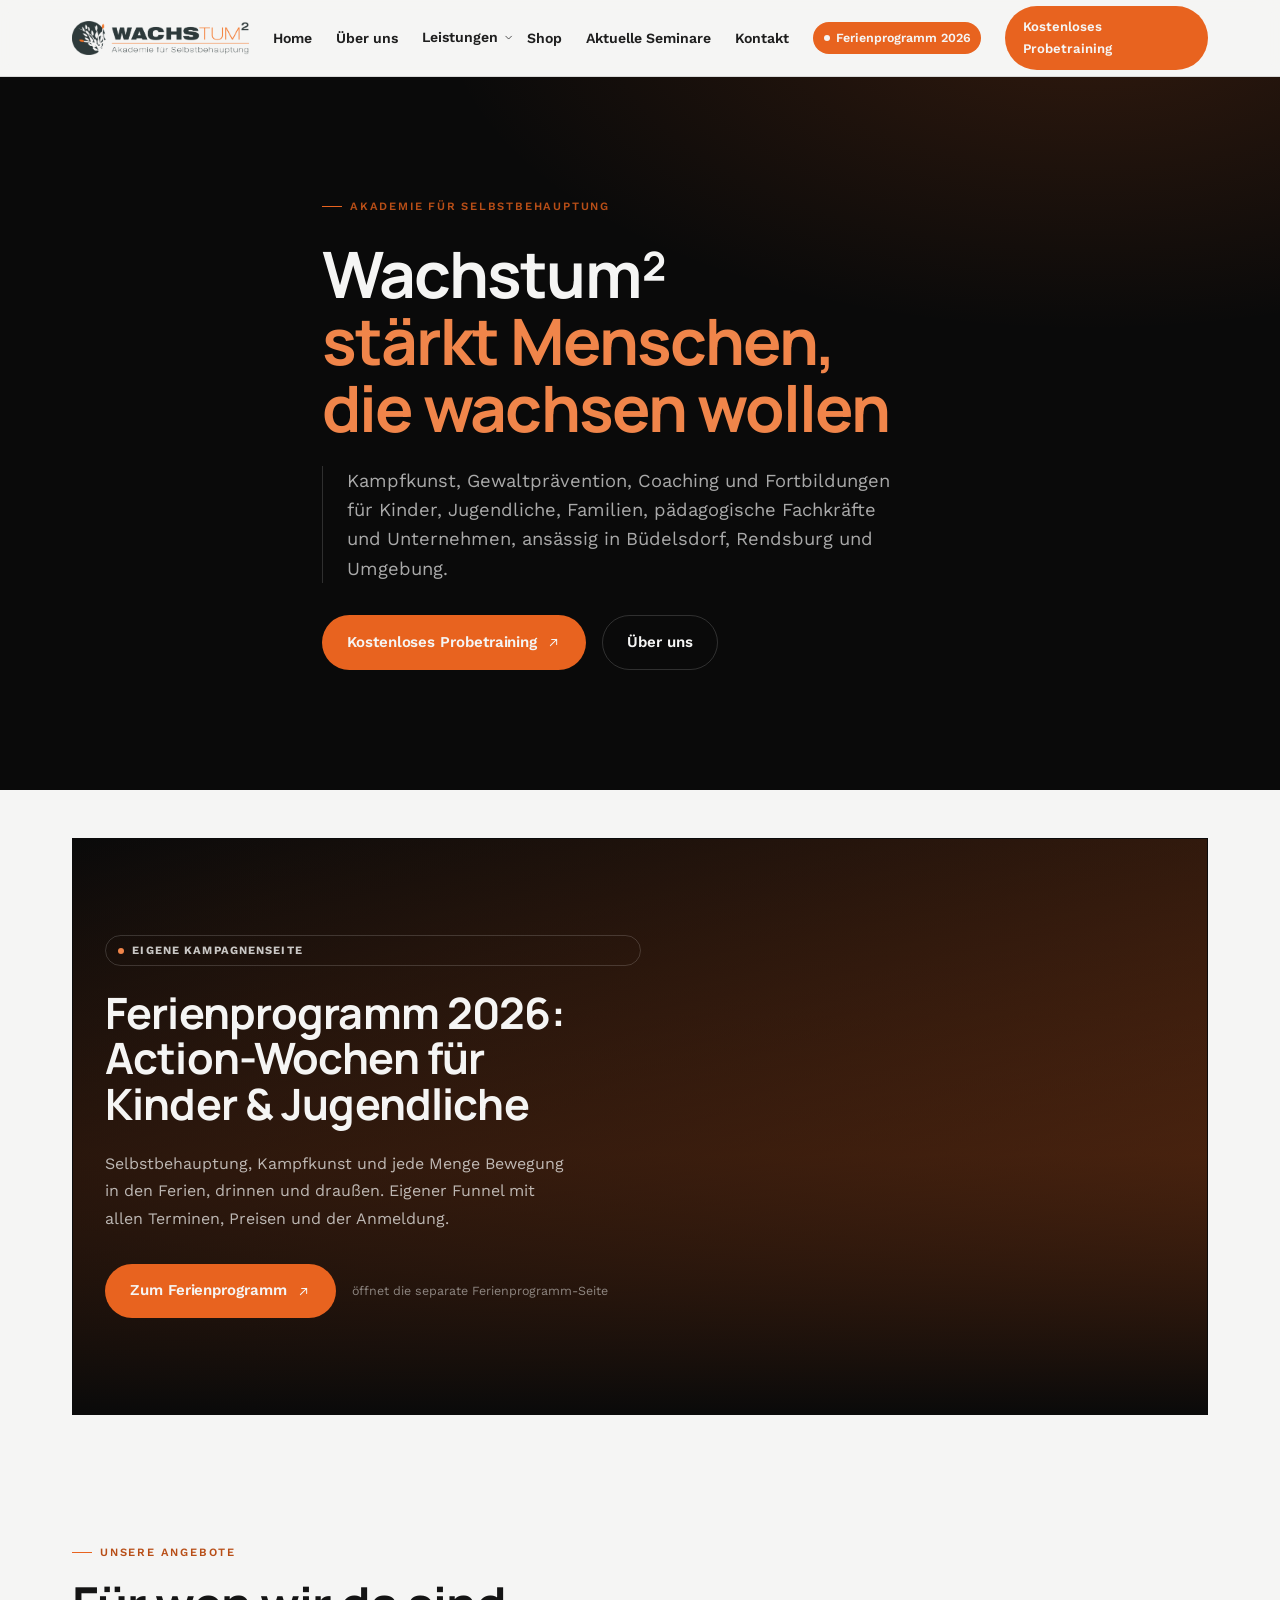
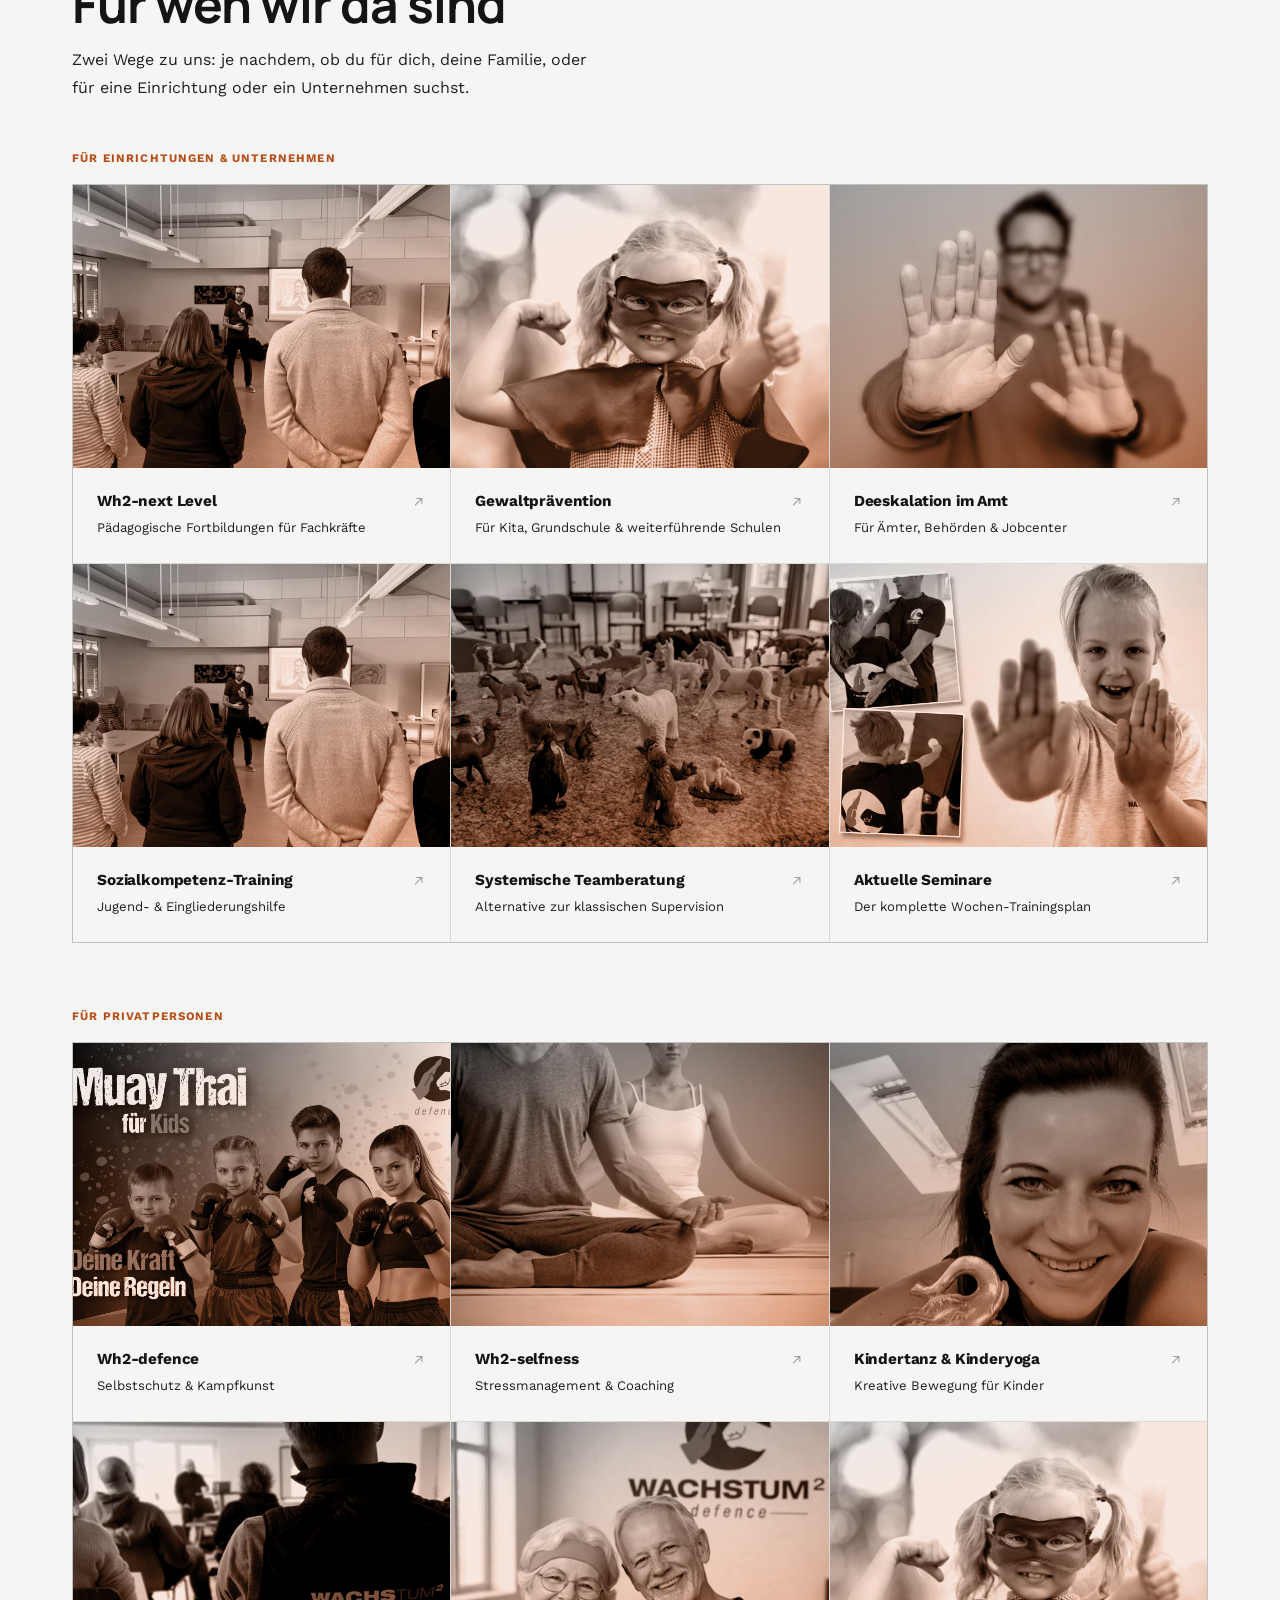
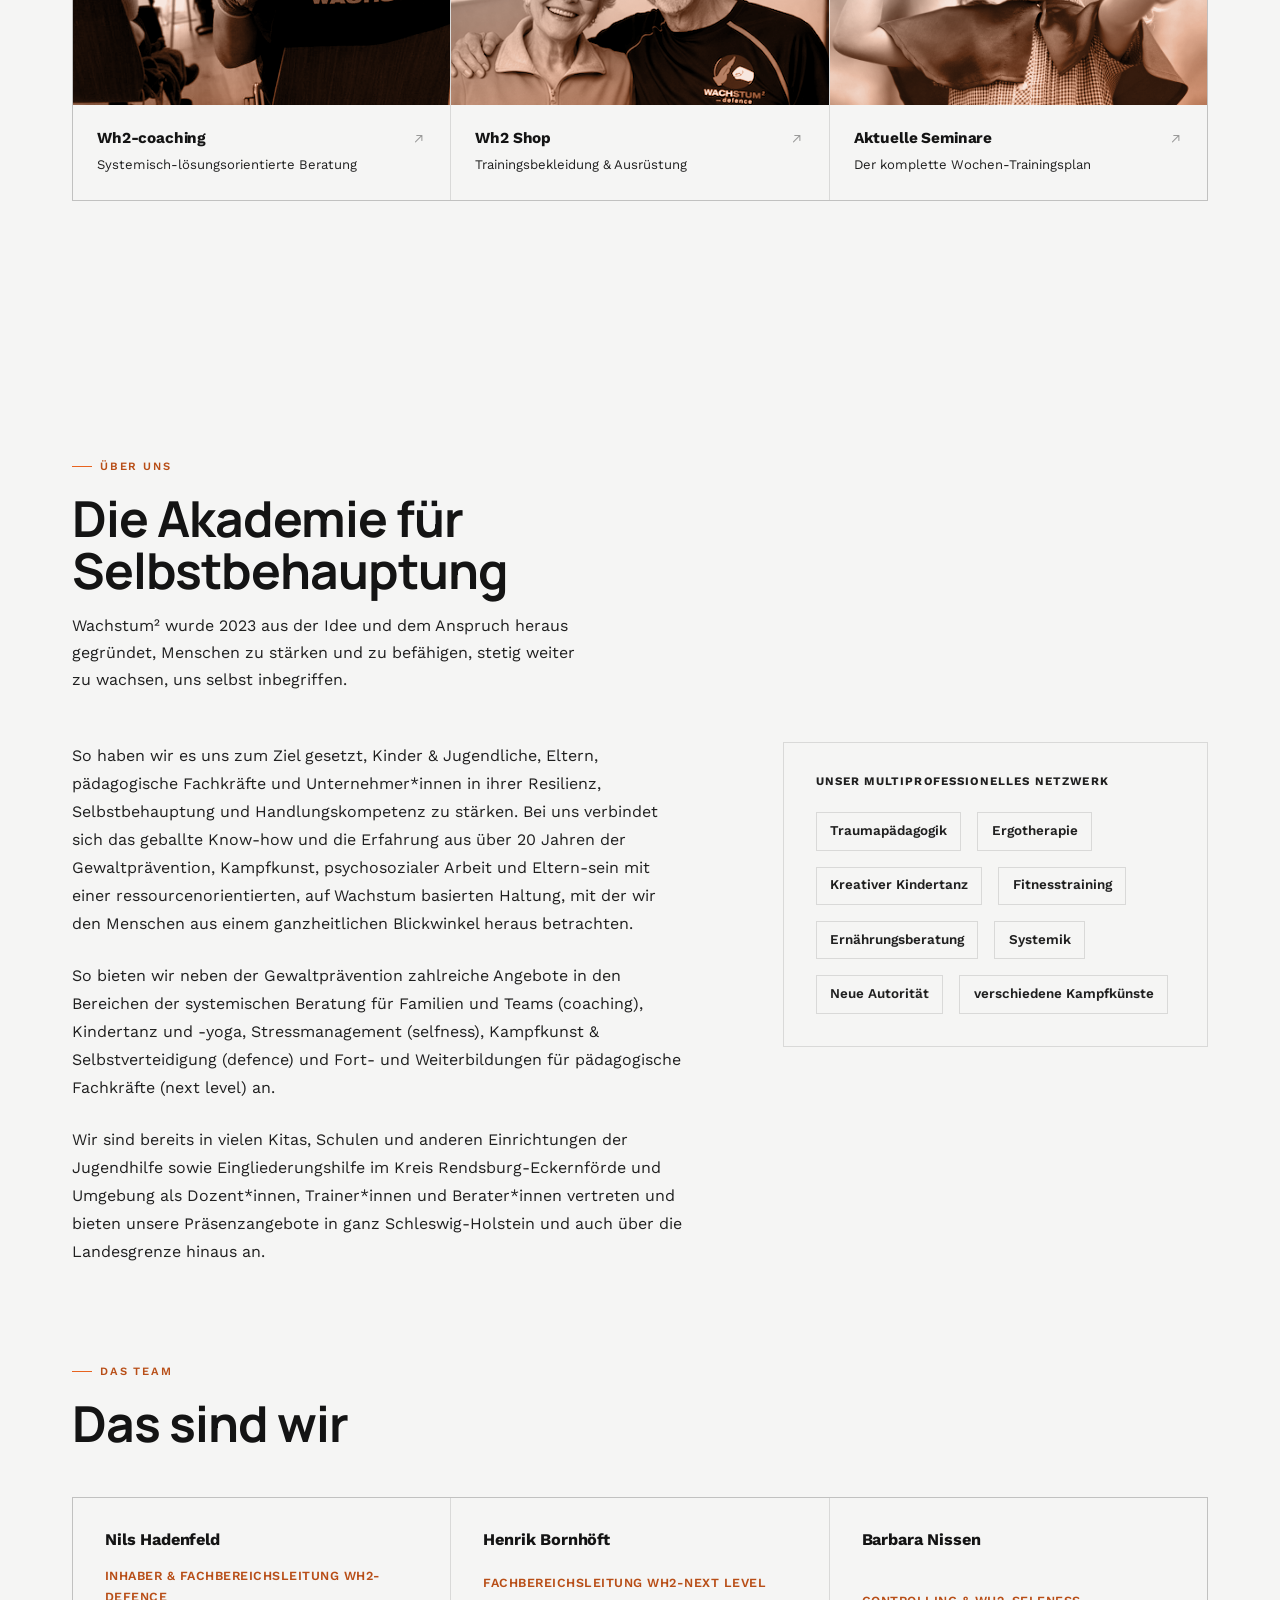
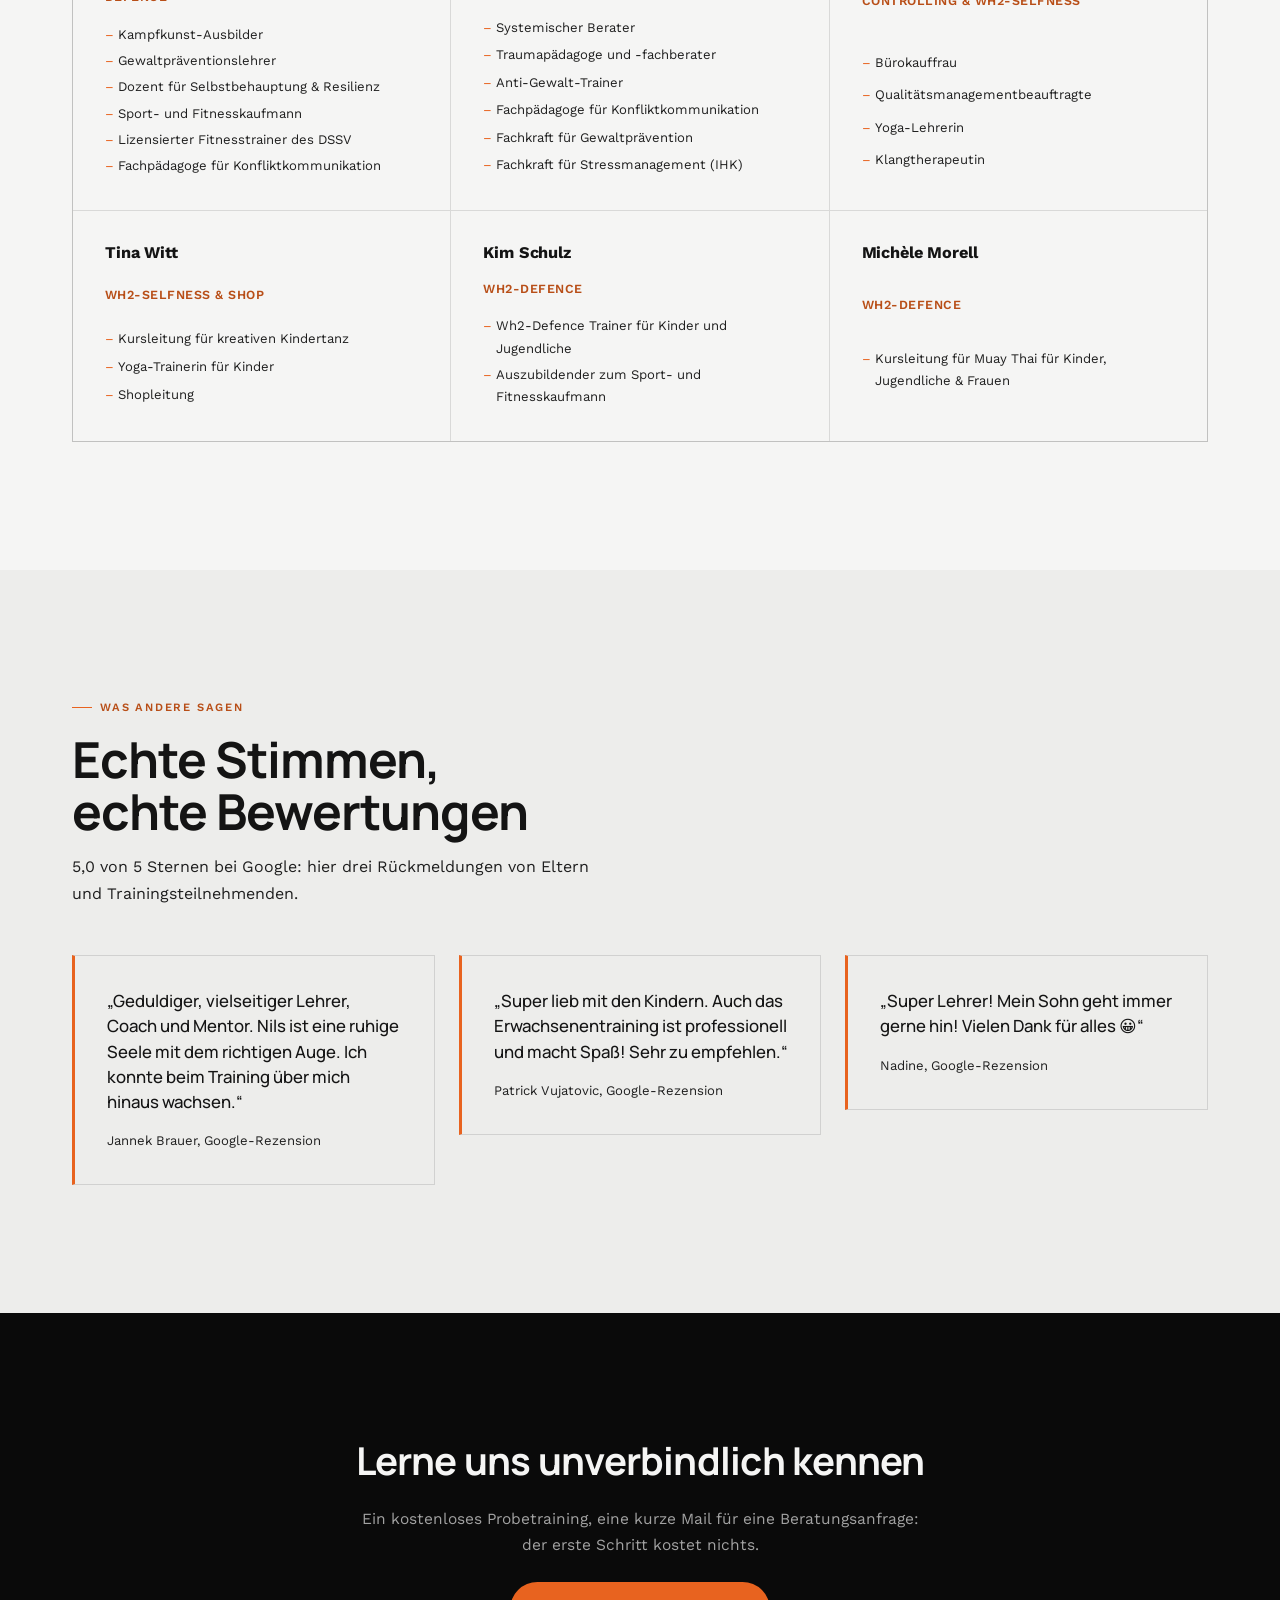
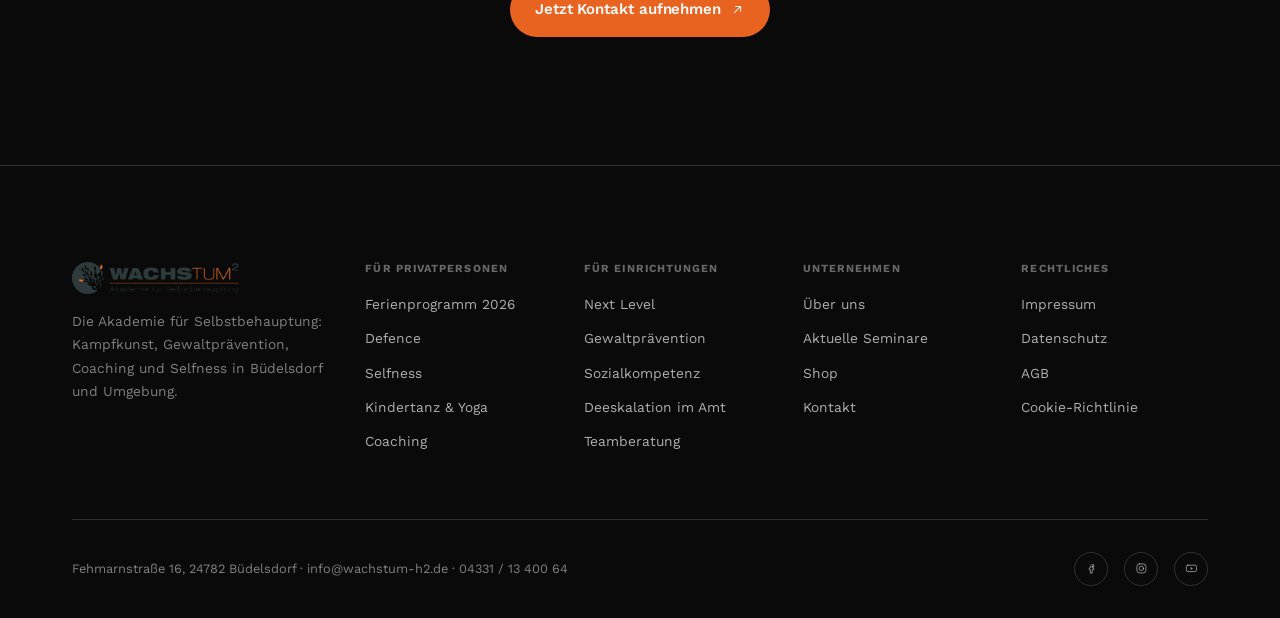
<file: index.html>
<!DOCTYPE html>
<html lang="de">
<head>
<meta charset="UTF-8">
<title>Wachstum² · Akademie für Selbstbehauptung</title>
<meta name="viewport" content="width=device-width, initial-scale=1">
<meta name="robots" content="noindex, nofollow">
<meta name="description" content="Wachstum² ist die Akademie für Selbstbehauptung in Büdelsdorf: Kampfkunst &amp; Selbstverteidigung, Gewaltprävention, Coaching und Fortbildungen für Kinder, Jugendliche, Familien und Fachkräfte.">
<link rel="canonical" href="https://wachstum-hoch-zwei.de/">

<link rel="icon" href="favicon.ico" sizes="any">
<link rel="icon" href="favicon-32x32.png" type="image/png" sizes="32x32">
<link rel="icon" href="favicon-16x16.png" type="image/png" sizes="16x16">
<link rel="apple-touch-icon" href="apple-touch-icon.png">
<link rel="manifest" href="site.webmanifest">
<meta name="theme-color" content="#F5F5F4">

<meta property="og:type" content="website">
<meta property="og:site_name" content="Wachstum² · Akademie für Selbstbehauptung">
<meta property="og:locale" content="de_DE">
<meta property="og:title" content="Wachstum² · Akademie für Selbstbehauptung">
<meta property="og:description" content="Wachstum² ist die Akademie für Selbstbehauptung in Büdelsdorf: Kampfkunst &amp; Selbstverteidigung, Gewaltprävention, Coaching und Fortbildungen für Kinder, Jugendliche, Familien und Fachkräfte.">
<meta property="og:url" content="https://wachstum-hoch-zwei.de/">
<meta property="og:image" content="https://wachstum-hoch-zwei.de/assets/og/og-image.jpg">
<meta property="og:image:width" content="1200">
<meta property="og:image:height" content="630">
<meta name="twitter:card" content="summary_large_image">
<meta name="twitter:title" content="Wachstum² · Akademie für Selbstbehauptung">
<meta name="twitter:description" content="Wachstum² ist die Akademie für Selbstbehauptung in Büdelsdorf: Kampfkunst &amp; Selbstverteidigung, Gewaltprävention, Coaching und Fortbildungen für Kinder, Jugendliche, Familien und Fachkräfte.">
<meta name="twitter:image" content="https://wachstum-hoch-zwei.de/assets/og/og-image.jpg">

<link rel="preconnect" href="https://fonts.googleapis.com">
<link rel="preconnect" href="https://fonts.gstatic.com" crossorigin>
<link href="https://fonts.googleapis.com/css2?family=Manrope:wght@500;600;700;800&family=Work+Sans:ital,wght@0,400;0,500;0,600;0,700;1,400&display=swap" rel="stylesheet">
<link rel="stylesheet" href="css/styles.css">

<script type="application/ld+json">
{
  "@context": "https://schema.org",
  "@type": "LocalBusiness",
  "@id": "https://wachstum-hoch-zwei.de/#business",
  "name": "Wachstum² – Akademie für Selbstbehauptung",
  "image": "https://wachstum-hoch-zwei.de/assets/og/og-image.jpg",
  "logo": "https://wachstum-hoch-zwei.de/assets/logo/logo-wachstum-h2.png",
  "url": "https://wachstum-hoch-zwei.de/",
  "telephone": "+49 4331 1340064",
  "email": "info@wachstum-h2.de",
  "address": {
    "@type": "PostalAddress",
    "streetAddress": "Fehmarnstraße 16",
    "postalCode": "24782",
    "addressLocality": "Büdelsdorf",
    "addressRegion": "Schleswig-Holstein",
    "addressCountry": "DE"
  },
  "sameAs": [
    "https://www.facebook.com/profile.php?id=100090748542231",
    "https://www.instagram.com/wachstumhoch2/",
    "https://www.youtube.com/channel/UCUe3GwEOC0XnOOG2hOpWc5Q"
  ],
  "foundingDate": "2023",
  "description": "Akademie für Selbstbehauptung: Kampfkunst & Selbstverteidigung, Gewaltprävention, Coaching und Fortbildungen für Kinder, Jugendliche, Familien und Fachkräfte in Büdelsdorf und Umgebung."
}
</script>
</head>
<body>
<svg style="display:none" aria-hidden="true">
  <symbol id="i-arrow" viewBox="0 0 24 24"><path d="M7 17 17 7M9 7h8v8"/></symbol>
  <symbol id="i-check" viewBox="0 0 24 24"><path d="M4 12.5 9.5 18 20 6.5"/></symbol>
  <symbol id="i-chevron" viewBox="0 0 24 24"><path d="M6 9l6 6 6-6"/></symbol>
  <symbol id="i-menu" viewBox="0 0 24 24"><path d="M4 6h16M4 12h16M4 18h16"/></symbol>
  <symbol id="i-close" viewBox="0 0 24 24"><path d="M6 6l12 12M18 6L6 18"/></symbol>
  <symbol id="i-users" viewBox="0 0 24 24"><circle cx="9" cy="8" r="3.2"/><path d="M2.5 20c0-3.6 2.9-6 6.5-6s6.5 2.4 6.5 6"/><circle cx="17.5" cy="9" r="2.4"/><path d="M15.5 20c.2-2.9 1.9-4.9 4-5.6"/></symbol>
  <symbol id="i-calendar" viewBox="0 0 24 24"><rect x="3.5" y="5" width="17" height="15.5" rx="1.5"/><path d="M3.5 9.5h17M8 3v4M16 3v4"/></symbol>
  <symbol id="i-clock" viewBox="0 0 24 24"><circle cx="12" cy="12" r="8.5"/><path d="M12 7.5V12l3 2"/></symbol>
  <symbol id="i-pin" viewBox="0 0 24 24"><path d="M12 21s7-6.4 7-12a7 7 0 1 0-14 0c0 5.6 7 12 7 12Z"/><circle cx="12" cy="9" r="2.4"/></symbol>
  <symbol id="i-instagram" viewBox="0 0 24 24"><rect x="3.5" y="3.5" width="17" height="17" rx="5"/><circle cx="12" cy="12" r="4.2"/><circle cx="17.2" cy="6.8" r=".6" fill="currentColor" stroke="none"/></symbol>
  <symbol id="i-facebook" viewBox="0 0 24 24"><path d="M14 8.5h2.5V5H14c-2.2 0-4 1.8-4 4v2H8v3.5h2V21h3.5v-6.5H16l.5-3.5h-3V9c0-.6.4-1 1-1Z"/></symbol>
  <symbol id="i-youtube" viewBox="0 0 24 24"><rect x="2.5" y="6" width="19" height="12" rx="3"/><path d="M10.5 9.5v5l4.5-2.5-4.5-2.5Z" fill="currentColor" stroke="none"/></symbol>
</svg>

<header class="site-header">
  <div class="wrap">
    <a href="index.html" class="brand"><img src="assets/logo/logo-wachstum-h2.png" alt="Wachstum² · Akademie für Selbstbehauptung"></a>
    <nav class="site-nav" aria-label="Hauptnavigation">
      <ul>
        <li><a href="index.html">Home</a></li>
        <li><a href="index.html#ueberuns">Über uns</a></li>
        <li class="has-sub">
          <a href="#">Leistungen <svg class="icon"><use href="#i-chevron"/></svg></a>
          <div class="sub-menu">
            <div class="sub-menu-group">
              <h4>Für Einrichtungen, Schule &amp; Unternehmen</h4>
              <ul>
                <li><a href="nextlevel.html">Wh2-next Level Fortbildung</a></li>
                <li><a href="gewaltpraevention.html">Wh2-Gewaltprävention</a></li>
                <li><a href="sozialkompetenz.html">Wh2-Sozialkompetenz-Training</a></li>
                <li><a href="deeskalation-amt.html">Deeskalation im Amt</a></li>
                <li><a href="teamberatung.html">Systemische Teamberatung</a></li>
              </ul>
            </div>
            <div class="sub-menu-group">
              <h4>Für Privatpersonen</h4>
              <ul>
                <li><a href="defence.html">Wh2-defence Selbstverteidigung</a></li>
                <li><a href="selfness.html">Wh2-selfness</a></li>
                <li><a href="kindertanz-yoga.html">Wh2-Kindertanz &amp; Kinderyoga</a></li>
                <li><a href="coaching.html">Wh2-coaching &amp; Beratung</a></li>
              </ul>
            </div>
          </div>
        </li>
        <li><a href="shop.html">Shop</a></li>
        <li><a href="aktuelle-seminare.html">Aktuelle Seminare</a></li>
        <li><a href="kontakt.html">Kontakt</a></li>
        <li><a href="ferienprogramm/" class="nav-pill"><span class="dot"></span> Ferienprogramm 2026</a></li>
      </ul>
    </nav>
    <div class="header-cta">
      <a href="kontakt.html" class="btn btn-outline btn-sm">Kontakt</a>
      <a href="kontakt.html" class="btn btn-primary btn-sm" data-track="cta_header_probetraining">Kostenloses Probetraining</a>
    </div>
    <button class="nav-toggle" aria-label="Menü öffnen"><svg class="icon"><use href="#i-menu"/></svg></button>
  </div>
</header>

<div class="mobile-menu" aria-hidden="true">
  <div class="wrap">
    <div class="mobile-menu-head">
      <img src="assets/logo/logo-wachstum-h2.png" alt="Wachstum²">
      <button class="mobile-menu-close" aria-label="Menü schließen"><svg class="icon"><use href="#i-close"/></svg></button>
    </div>
    <ul>
      <li><a href="index.html">Home</a></li>
      <li><a href="index.html#ueberuns">Über uns</a></li>
      <li>
        <details class="mobile-menu-cat">
          <summary>Leistungen <svg class="icon"><use href="#i-chevron"/></svg></summary>
          <ul>
            <li><a href="nextlevel.html">Wh2-next Level Fortbildung</a></li>
            <li><a href="gewaltpraevention.html">Wh2-Gewaltprävention</a></li>
            <li><a href="sozialkompetenz.html">Wh2-Sozialkompetenz-Training</a></li>
            <li><a href="deeskalation-amt.html">Deeskalation im Amt</a></li>
            <li><a href="teamberatung.html">Systemische Teamberatung</a></li>
            <li><a href="defence.html">Wh2-defence Selbstverteidigung</a></li>
            <li><a href="selfness.html">Wh2-selfness</a></li>
            <li><a href="kindertanz-yoga.html">Wh2-Kindertanz &amp; Kinderyoga</a></li>
            <li><a href="coaching.html">Wh2-coaching &amp; Beratung</a></li>
          </ul>
        </details>
      </li>
      <li><a href="shop.html">Shop</a></li>
      <li><a href="aktuelle-seminare.html">Aktuelle Seminare</a></li>
      <li><a href="kontakt.html">Kontakt</a></li>
      <li><a href="ferienprogramm/" class="nav-pill"><span class="dot"></span> Ferienprogramm 2026</a></li>
    </ul>
    <a href="kontakt.html" class="btn btn-primary btn-block">Kostenloses Probetraining</a>
  </div>
</div>

<header class="hero" id="top">
  <div class="wrap hero-inner">
    <span class="eyebrow">Akademie für Selbstbehauptung</span>
    <h1>Wachstum² <span class="accent">stärkt Menschen, die wachsen wollen</span></h1>
    <p class="slogan">Kampfkunst, Gewaltprävention, Coaching und Fortbildungen für Kinder, Jugendliche, Familien, pädagogische Fachkräfte und Unternehmen, ansässig in Büdelsdorf, Rendsburg und Umgebung.</p>
    <div class="hero-ctas">
      <a href="kontakt.html" class="btn btn-primary" data-track="cta_hero_probetraining">Kostenloses Probetraining <svg class="icon"><use href="#i-arrow"/></svg></a>
      <a href="index.html#ueberuns" class="btn btn-ghost">Über uns</a>
    </div>
  </div>
</header>

<main>

  <!-- ============================================================ -->
  <!-- FERIENPROGRAMM-BANNER — eigener Funnel, separat verlinkt -->
  <!-- ============================================================ -->
  <section style="padding-top:var(--s5); padding-bottom:0;">
    <div class="wrap">
      <a href="ferienprogramm/" class="ferien-banner reveal" style="display:block;">
        <div class="photo-loop" aria-hidden="true">
          <img src="assets/fotos/kinder-superhelden-gruppe.jpg" alt="">
          <img src="assets/fotos/selbstschutz-training.jpg" alt="">
          <img src="assets/fotos/wh2-training-collage.jpg" alt="">
        </div>
        <div class="ferien-banner-inner">
          <span class="ferien-banner-tag">Eigene Kampagnenseite</span>
          <h2>Ferienprogramm 2026: Action-Wochen für Kinder &amp; Jugendliche</h2>
          <p class="lead">Selbstbehauptung, Kampfkunst und jede Menge Bewegung in den Ferien, drinnen und draußen. Eigener Funnel mit allen Terminen, Preisen und der Anmeldung.</p>
          <div class="ferien-banner-ctas">
            <span class="btn btn-primary">Zum Ferienprogramm <svg class="icon"><use href="#i-arrow"/></svg></span>
            <span class="ferien-banner-note">öffnet die separate Ferienprogramm-Seite</span>
          </div>
        </div>
      </a>
    </div>
  </section>

  <!-- ============================================================ -->
  <!-- GESCHÄFTSKUNDEN / PRIVATKUNDEN -->
  <!-- ============================================================ -->
  <section id="angebote">
    <div class="wrap">
      <div class="section-head reveal">
        <span class="eyebrow">Unsere Angebote</span>
        <h2>Für wen wir da sind</h2>
        <p>Zwei Wege zu uns: je nachdem, ob du für dich, deine Familie, oder für eine Einrichtung oder ein Unternehmen suchst.</p>
      </div>

      <span class="audience-toggle-label reveal">Für Einrichtungen &amp; Unternehmen</span>
      <div class="service-cards" style="margin-bottom:var(--s6);">
        <a href="nextlevel.html" class="service-card reveal">
          <div class="photo-frame"><img src="assets/fotos/leistungen/generic-img0532.jpg" alt="Trainingssituation bei Wachstum²"></div>
          <div class="service-card-body">
            <h4>Wh2-next Level <svg class="icon"><use href="#i-arrow"/></svg></h4>
            <p>Pädagogische Fortbildungen für Fachkräfte</p>
          </div>
        </a>
        <a href="gewaltpraevention.html" class="service-card reveal">
          <div class="photo-frame"><img src="assets/fotos/leistungen/gewaltpraevention-kindergarten.jpg" alt="Gewaltprävention in der Kita"></div>
          <div class="service-card-body">
            <h4>Gewaltprävention <svg class="icon"><use href="#i-arrow"/></svg></h4>
            <p>Für Kita, Grundschule &amp; weiterführende Schulen</p>
          </div>
        </a>
        <a href="deeskalation-amt.html" class="service-card reveal">
          <div class="photo-frame"><img src="assets/fotos/leistungen/deeskalation.jpg" alt="Deeskalationstraining für Fachkräfte"></div>
          <div class="service-card-body">
            <h4>Deeskalation im Amt <svg class="icon"><use href="#i-arrow"/></svg></h4>
            <p>Für Ämter, Behörden &amp; Jobcenter</p>
          </div>
        </a>
        <a href="sozialkompetenz.html" class="service-card reveal">
          <div class="photo-frame"><img src="assets/fotos/leistungen/generic-img0532.jpg" alt="Trainingssituation bei Wachstum²"></div>
          <div class="service-card-body">
            <h4>Sozialkompetenz-Training <svg class="icon"><use href="#i-arrow"/></svg></h4>
            <p>Jugend- &amp; Eingliederungshilfe</p>
          </div>
        </a>
        <a href="teamberatung.html" class="service-card reveal">
          <div class="photo-frame"><img src="assets/fotos/leistungen/generic-team-training.jpg" alt="Team-Training bei Wachstum²"></div>
          <div class="service-card-body">
            <h4>Systemische Teamberatung <svg class="icon"><use href="#i-arrow"/></svg></h4>
            <p>Alternative zur klassischen Supervision</p>
          </div>
        </a>
        <a href="aktuelle-seminare.html" class="service-card reveal">
          <div class="photo-frame"><img src="assets/fotos/wh2-training-collage.jpg" alt="Trainingsimpressionen von Wachstum²"></div>
          <div class="service-card-body">
            <h4>Aktuelle Seminare <svg class="icon"><use href="#i-arrow"/></svg></h4>
            <p>Der komplette Wochen-Trainingsplan</p>
          </div>
        </a>
      </div>

      <span class="audience-toggle-label reveal">Für Privatpersonen</span>
      <div class="service-cards">
        <a href="defence.html" class="service-card reveal">
          <div class="photo-frame"><img src="assets/fotos/leistungen/defence-muaythai-kids.png" alt="Muay Thai Training für Kinder bei Wh2-defence"></div>
          <div class="service-card-body">
            <h4>Wh2-defence <svg class="icon"><use href="#i-arrow"/></svg></h4>
            <p>Selbstschutz &amp; Kampfkunst</p>
          </div>
        </a>
        <a href="selfness.html" class="service-card reveal">
          <div class="photo-frame"><img src="assets/fotos/leistungen/selfness-yoga.jpg" alt="Yoga-Übung im Rahmen von Wh2-selfness"></div>
          <div class="service-card-body">
            <h4>Wh2-selfness <svg class="icon"><use href="#i-arrow"/></svg></h4>
            <p>Stressmanagement &amp; Coaching</p>
          </div>
        </a>
        <a href="kindertanz-yoga.html" class="service-card reveal">
          <div class="photo-frame"><img src="assets/fotos/leistungen/kindertanz-1000091407.jpg" alt="Kindertanz-Stunde in der Wh2-Akademie"></div>
          <div class="service-card-body">
            <h4>Kindertanz &amp; Kinderyoga <svg class="icon"><use href="#i-arrow"/></svg></h4>
            <p>Kreative Bewegung für Kinder</p>
          </div>
        </a>
        <a href="coaching.html" class="service-card reveal">
          <div class="photo-frame"><img src="assets/fotos/leistungen/generic-portrait-training.jpg" alt="Porträt aus dem Wh2-Training"></div>
          <div class="service-card-body">
            <h4>Wh2-coaching <svg class="icon"><use href="#i-arrow"/></svg></h4>
            <p>Systemisch-lösungsorientierte Beratung</p>
          </div>
        </a>
        <a href="shop.html" class="service-card reveal">
          <div class="photo-frame"><img src="assets/fotos/leistungen/defence-omaopa.png" alt="Wh2-defence Training, generationsübergreifend"></div>
          <div class="service-card-body">
            <h4>Wh2 Shop <svg class="icon"><use href="#i-arrow"/></svg></h4>
            <p>Trainingsbekleidung &amp; Ausrüstung</p>
          </div>
        </a>
        <a href="aktuelle-seminare.html" class="service-card reveal">
          <div class="photo-frame"><img src="assets/fotos/selbstschutz-training.jpg" alt="Selbstschutz-Training bei Wachstum²"></div>
          <div class="service-card-body">
            <h4>Aktuelle Seminare <svg class="icon"><use href="#i-arrow"/></svg></h4>
            <p>Der komplette Wochen-Trainingsplan</p>
          </div>
        </a>
      </div>
    </div>
  </section>

  <!-- ============================================================ -->
  <!-- ÜBER UNS -->
  <!-- ============================================================ -->
  <section id="ueberuns">
    <div class="wrap">
      <div class="section-head reveal">
        <span class="eyebrow">Über uns</span>
        <h2>Die Akademie für Selbstbehauptung</h2>
        <p>Wachstum² wurde 2023 aus der Idee und dem Anspruch heraus gegründet, Menschen zu stärken und zu befähigen, stetig weiter zu wachsen, uns selbst inbegriffen.</p>
      </div>

      <div class="content-grid" style="margin-bottom:var(--s7);">
        <div class="prose reveal">
          <p>So haben wir es uns zum Ziel gesetzt, Kinder &amp; Jugendliche, Eltern, pädagogische Fachkräfte und Unternehmer*innen in ihrer Resilienz, Selbstbehauptung und Handlungskompetenz zu stärken. Bei uns verbindet sich das geballte Know-how und die Erfahrung aus über 20 Jahren der Gewaltprävention, Kampfkunst, psychosozialer Arbeit und Eltern-sein mit einer ressourcenorientierten, auf Wachstum basierten Haltung, mit der wir den Menschen aus einem ganzheitlichen Blickwinkel heraus betrachten.</p>
          <p>So bieten wir neben der Gewaltprävention zahlreiche Angebote in den Bereichen der systemischen Beratung für Familien und Teams (coaching), Kindertanz und -yoga, Stressmanagement (selfness), Kampfkunst &amp; Selbstverteidigung (defence) und Fort- und Weiterbildungen für pädagogische Fachkräfte (next level) an.</p>
          <p>Wir sind bereits in vielen Kitas, Schulen und anderen Einrichtungen der Jugendhilfe sowie Eingliederungshilfe im Kreis Rendsburg-Eckernförde und Umgebung als Dozent*innen, Trainer*innen und Berater*innen vertreten und bieten unsere Präsenzangebote in ganz Schleswig-Holstein und auch über die Landesgrenze hinaus an.</p>
        </div>
        <div class="reveal">
          <div class="info-card">
            <h3>Unser multiprofessionelles Netzwerk</h3>
            <div class="tag-list">
              <span>Traumapädagogik</span>
              <span>Ergotherapie</span>
              <span>Kreativer Kindertanz</span>
              <span>Fitnesstraining</span>
              <span>Ernährungsberatung</span>
              <span>Systemik</span>
              <span>Neue Autorität</span>
              <span>verschiedene Kampfkünste</span>
            </div>
          </div>
        </div>
      </div>

      <div class="section-head reveal">
        <span class="eyebrow">Das Team</span>
        <h2>Das sind wir</h2>
      </div>
      <div class="team-grid">
        <a href="defence.html" class="team-card reveal">
          <h3>Nils Hadenfeld</h3>
          <p class="role">Inhaber &amp; Fachbereichsleitung Wh2-defence</p>
          <ul>
            <li>Kampfkunst-Ausbilder</li>
            <li>Gewaltpräventionslehrer</li>
            <li>Dozent für Selbstbehauptung &amp; Resilienz</li>
            <li>Sport- und Fitnesskaufmann</li>
            <li>Lizensierter Fitnesstrainer des DSSV</li>
            <li>Fachpädagoge für Konfliktkommunikation</li>
          </ul>
        </a>
        <a href="nextlevel.html" class="team-card reveal">
          <h3>Henrik Bornhöft</h3>
          <p class="role">Fachbereichsleitung Wh2-next level</p>
          <ul>
            <li>Systemischer Berater</li>
            <li>Traumapädagoge und -fachberater</li>
            <li>Anti-Gewalt-Trainer</li>
            <li>Fachpädagoge für Konfliktkommunikation</li>
            <li>Fachkraft für Gewaltprävention</li>
            <li>Fachkraft für Stressmanagement (IHK)</li>
          </ul>
        </a>
        <a href="selfness.html" class="team-card reveal">
          <h3>Barbara Nissen</h3>
          <p class="role">Controlling &amp; Wh2-selfness</p>
          <ul>
            <li>Bürokauffrau</li>
            <li>Qualitätsmanagementbeauftragte</li>
            <li>Yoga-Lehrerin</li>
            <li>Klangtherapeutin</li>
          </ul>
        </a>
        <a href="kindertanz-yoga.html" class="team-card reveal">
          <h3>Tina Witt</h3>
          <p class="role">Wh2-selfness &amp; Shop</p>
          <ul>
            <li>Kursleitung für kreativen Kindertanz</li>
            <li>Yoga-Trainerin für Kinder</li>
            <li>Shopleitung</li>
          </ul>
        </a>
        <a href="defence.html" class="team-card reveal">
          <h3>Kim Schulz</h3>
          <p class="role">Wh2-defence</p>
          <ul>
            <li>Wh2-Defence Trainer für Kinder und Jugendliche</li>
            <li>Auszubildender zum Sport- und Fitnesskaufmann</li>
          </ul>
        </a>
        <a href="defence.html" class="team-card reveal">
          <h3>Michèle Morell</h3>
          <p class="role">Wh2-defence</p>
          <ul>
            <li>Kursleitung für Muay Thai für Kinder, Jugendliche &amp; Frauen</li>
          </ul>
        </a>
      </div>
    </div>
  </section>

  <!-- ============================================================ -->
  <!-- STIMMEN -->
  <!-- ============================================================ -->
  <section style="background:var(--paper-soft);">
    <div class="wrap">
      <div class="section-head reveal">
        <span class="eyebrow">Was andere sagen</span>
        <h2>Echte Stimmen, echte Bewertungen</h2>
        <p>5,0 von 5 Sternen bei Google: hier drei Rückmeldungen von Eltern und Trainingsteilnehmenden.</p>
      </div>
      <div class="content-grid-3">
        <div class="quote-card reveal">
          <p>„Geduldiger, vielseitiger Lehrer, Coach und Mentor. Nils ist eine ruhige Seele mit dem richtigen Auge. Ich konnte beim Training über mich hinaus wachsen.“</p>
          <cite>Jannek Brauer, Google-Rezension</cite>
        </div>
        <div class="quote-card reveal">
          <p>„Super lieb mit den Kindern. Auch das Erwachsenentraining ist professionell und macht Spaß! Sehr zu empfehlen.“</p>
          <cite>Patrick Vujatovic, Google-Rezension</cite>
        </div>
        <div class="quote-card reveal">
          <p>„Super Lehrer! Mein Sohn geht immer gerne hin! Vielen Dank für alles 😀“</p>
          <cite>Nadine, Google-Rezension</cite>
        </div>
      </div>
    </div>
  </section>

  <!-- ============================================================ -->
  <!-- CTA -->
  <!-- ============================================================ -->
  <section class="cta-band">
    <div class="wrap">
      <h2>Lerne uns unverbindlich kennen</h2>
      <p>Ein kostenloses Probetraining, eine kurze Mail für eine Beratungsanfrage: der erste Schritt kostet nichts.</p>
      <a href="kontakt.html" class="btn btn-primary" data-track="cta_footer_band">Jetzt Kontakt aufnehmen <svg class="icon"><use href="#i-arrow"/></svg></a>
    </div>
  </section>

</main>

<footer>
  <div class="wrap">
    <div class="footer-grid">
      <div class="footer-brand reveal">
        <img src="assets/logo/logo-wachstum-h2.png" alt="Wachstum²">
        <p>Die Akademie für Selbstbehauptung: Kampfkunst, Gewaltprävention, Coaching und Selfness in Büdelsdorf und Umgebung.</p>
      </div>
      <div class="footer-col reveal">
        <h4>Für Privatpersonen</h4>
        <ul>
          <li><a href="ferienprogramm/">Ferienprogramm 2026</a></li>
          <li><a href="defence.html">Defence</a></li>
          <li><a href="selfness.html">Selfness</a></li>
          <li><a href="kindertanz-yoga.html">Kindertanz &amp; Yoga</a></li>
          <li><a href="coaching.html">Coaching</a></li>
        </ul>
      </div>
      <div class="footer-col reveal">
        <h4>Für Einrichtungen</h4>
        <ul>
          <li><a href="nextlevel.html">Next Level</a></li>
          <li><a href="gewaltpraevention.html">Gewaltprävention</a></li>
          <li><a href="sozialkompetenz.html">Sozialkompetenz</a></li>
          <li><a href="deeskalation-amt.html">Deeskalation im Amt</a></li>
          <li><a href="teamberatung.html">Teamberatung</a></li>
        </ul>
      </div>
      <div class="footer-col reveal">
        <h4>Unternehmen</h4>
        <ul>
          <li><a href="index.html#ueberuns">Über uns</a></li>
          <li><a href="aktuelle-seminare.html">Aktuelle Seminare</a></li>
          <li><a href="shop.html">Shop</a></li>
          <li><a href="kontakt.html">Kontakt</a></li>
        </ul>
      </div>
      <div class="footer-col reveal">
        <h4>Rechtliches</h4>
        <ul>
          <li><a href="https://wachstum-hoch-zwei.de/impressum/" target="_blank" rel="noopener">Impressum</a></li>
          <li><a href="https://wachstum-hoch-zwei.de/datenschutz/" target="_blank" rel="noopener">Datenschutz</a></li>
          <li><a href="https://wachstum-hoch-zwei.de/agb/" target="_blank" rel="noopener">AGB</a></li>
          <li><a href="https://wachstum-hoch-zwei.de/cookie-richtlinie-eu/" target="_blank" rel="noopener">Cookie-Richtlinie</a></li>
        </ul>
      </div>
    </div>
    <div class="foot-bottom">
      <span>Fehmarnstraße 16, 24782 Büdelsdorf · info@wachstum-h2.de · 04331 / 13 400 64</span>
      <div class="foot-social-row">
        <a href="https://www.facebook.com/profile.php?id=100090748542231" class="foot-social" aria-label="Facebook" target="_blank" rel="noopener"><svg class="icon"><use href="#i-facebook"/></svg></a>
        <a href="https://www.instagram.com/wachstumhoch2/" class="foot-social" aria-label="Instagram" target="_blank" rel="noopener"><svg class="icon"><use href="#i-instagram"/></svg></a>
        <a href="https://www.youtube.com/channel/UCUe3GwEOC0XnOOG2hOpWc5Q" class="foot-social" aria-label="YouTube" target="_blank" rel="noopener"><svg class="icon"><use href="#i-youtube"/></svg></a>
      </div>
    </div>
  </div>
</footer>

<script src="js/script.js"></script>
</body>
</html>
</file>
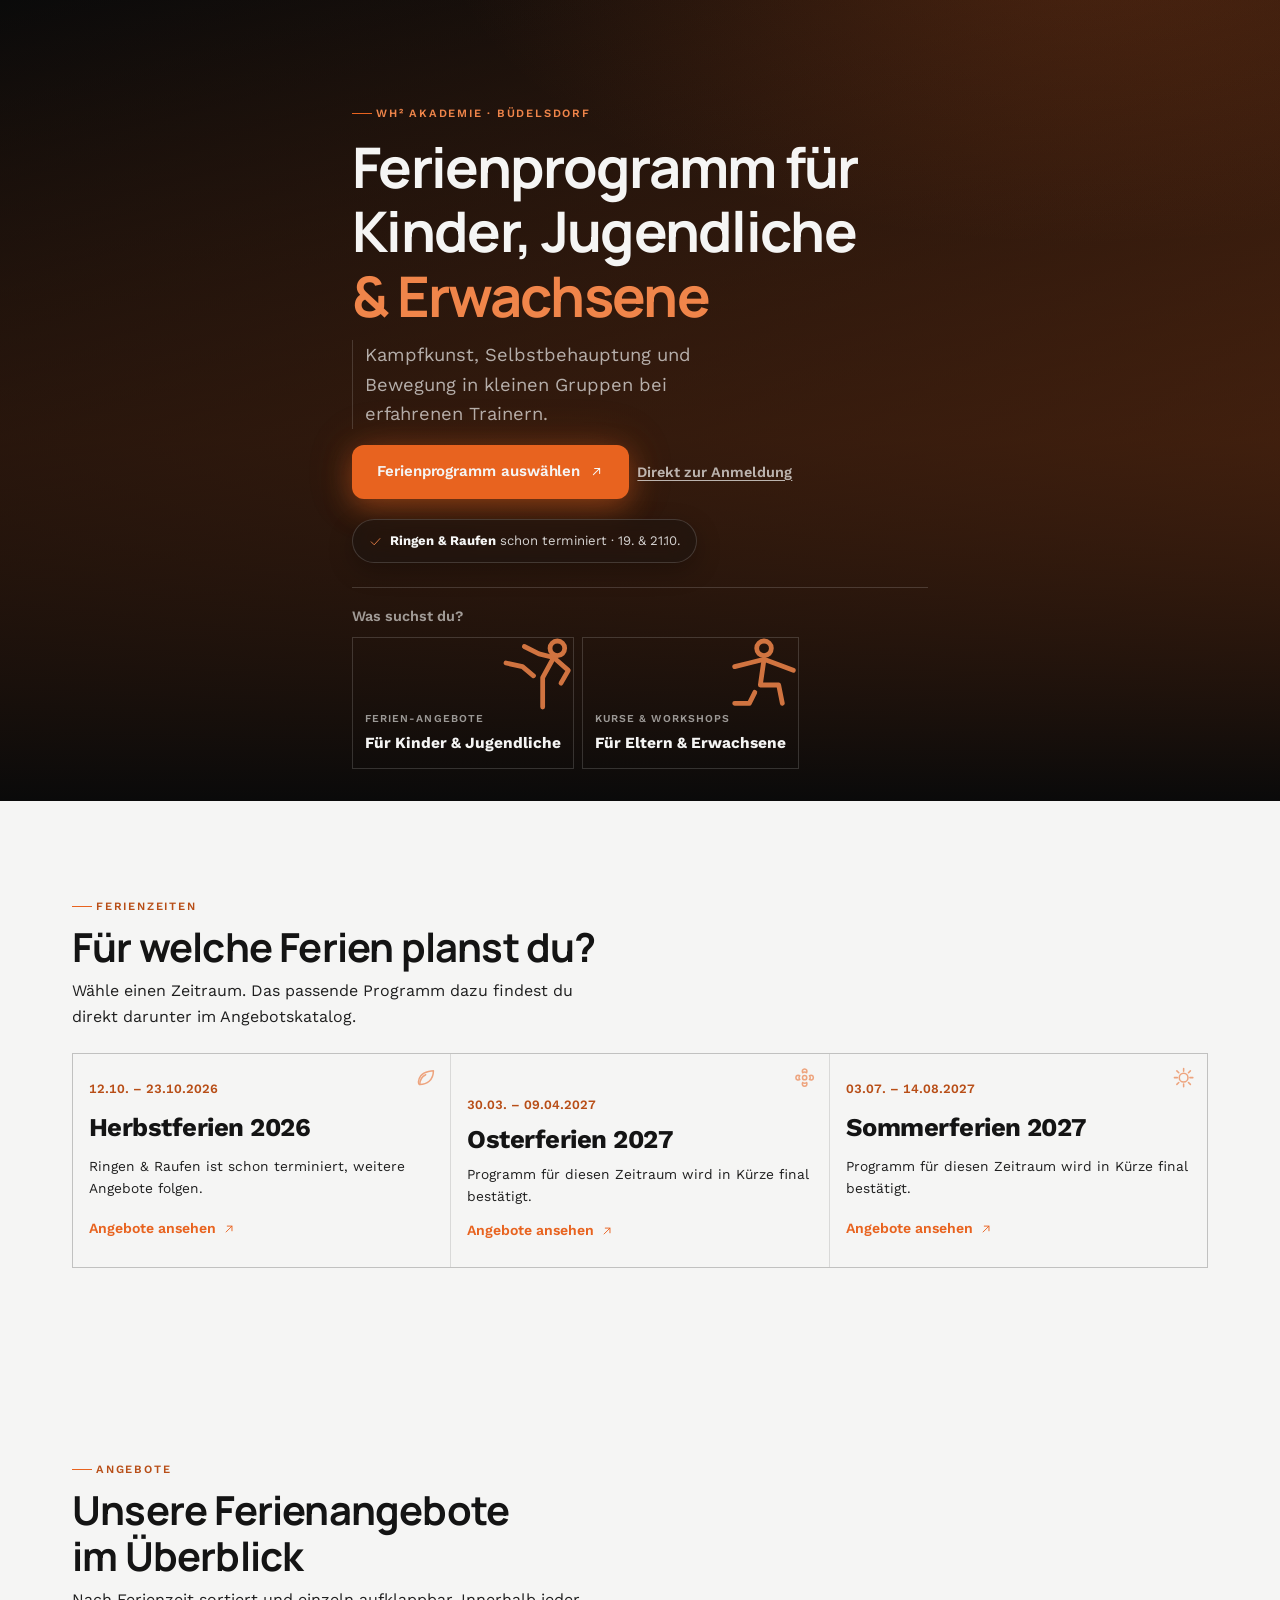
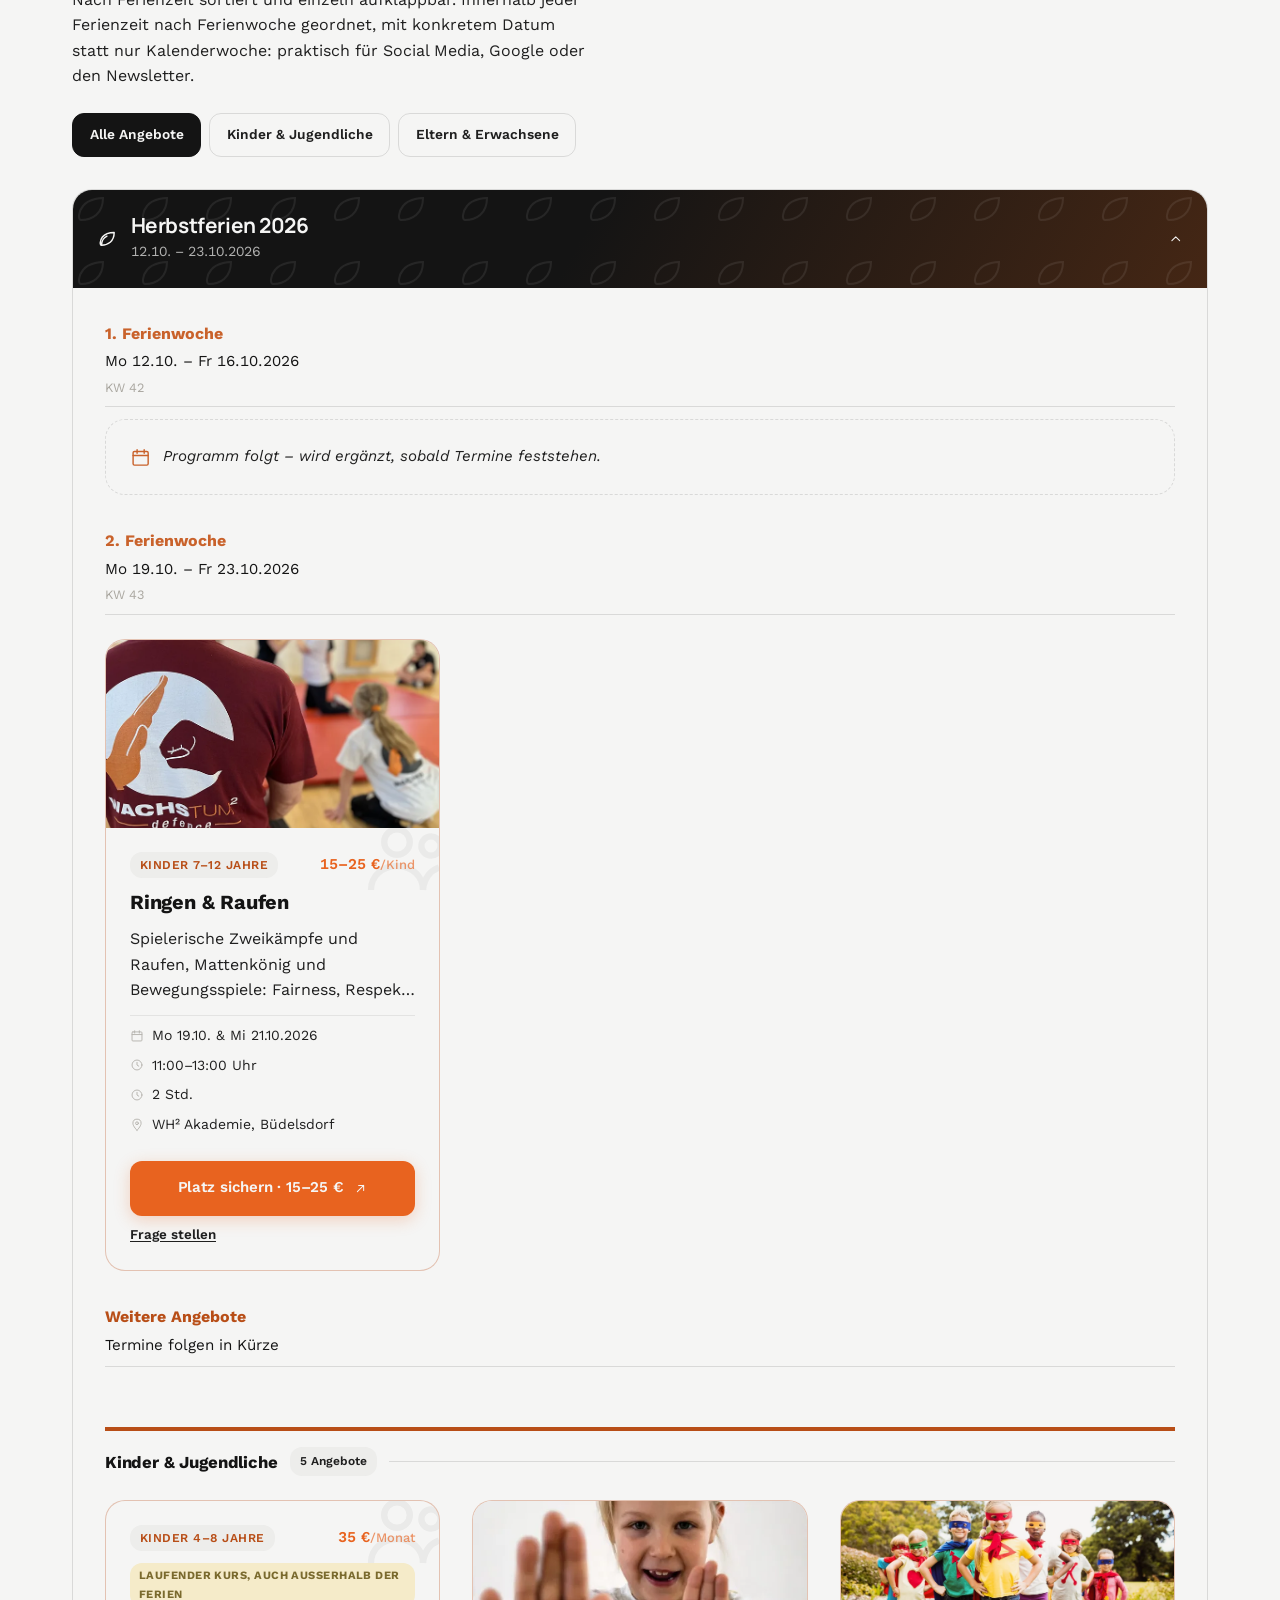
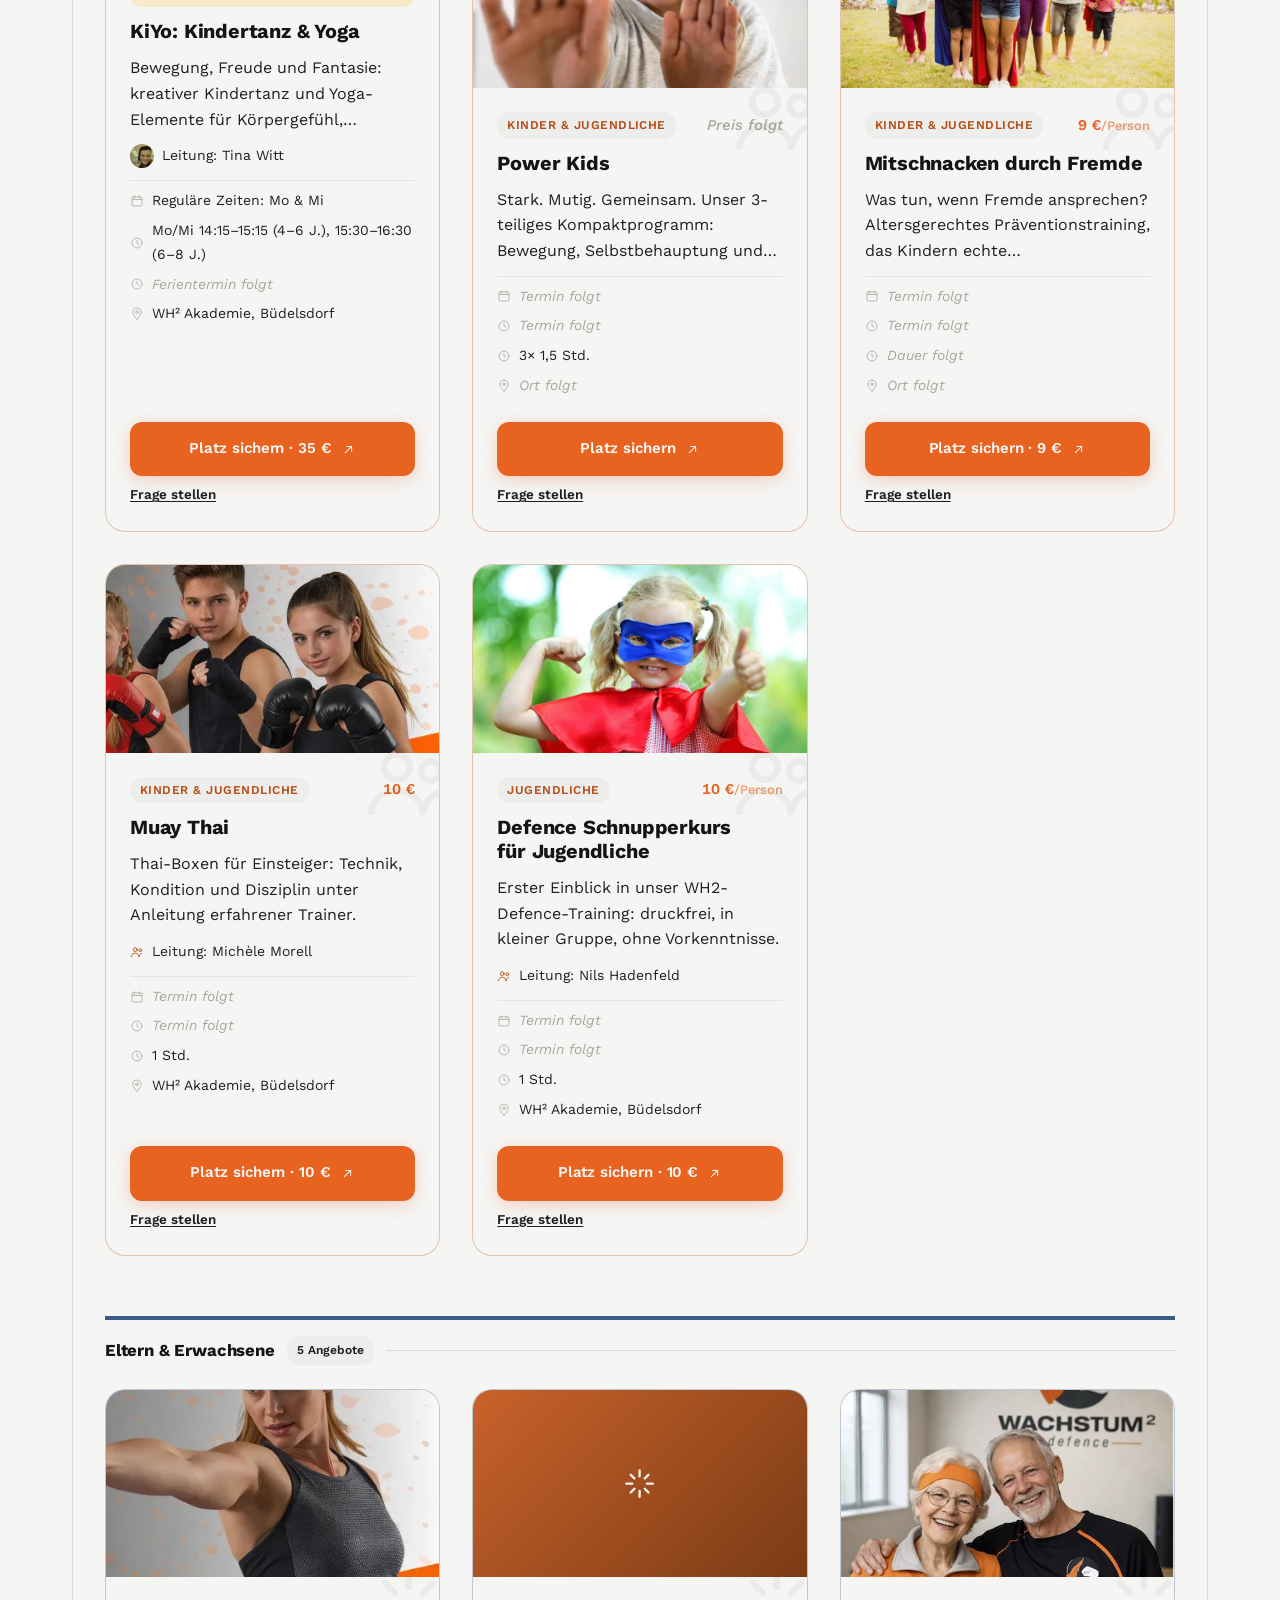
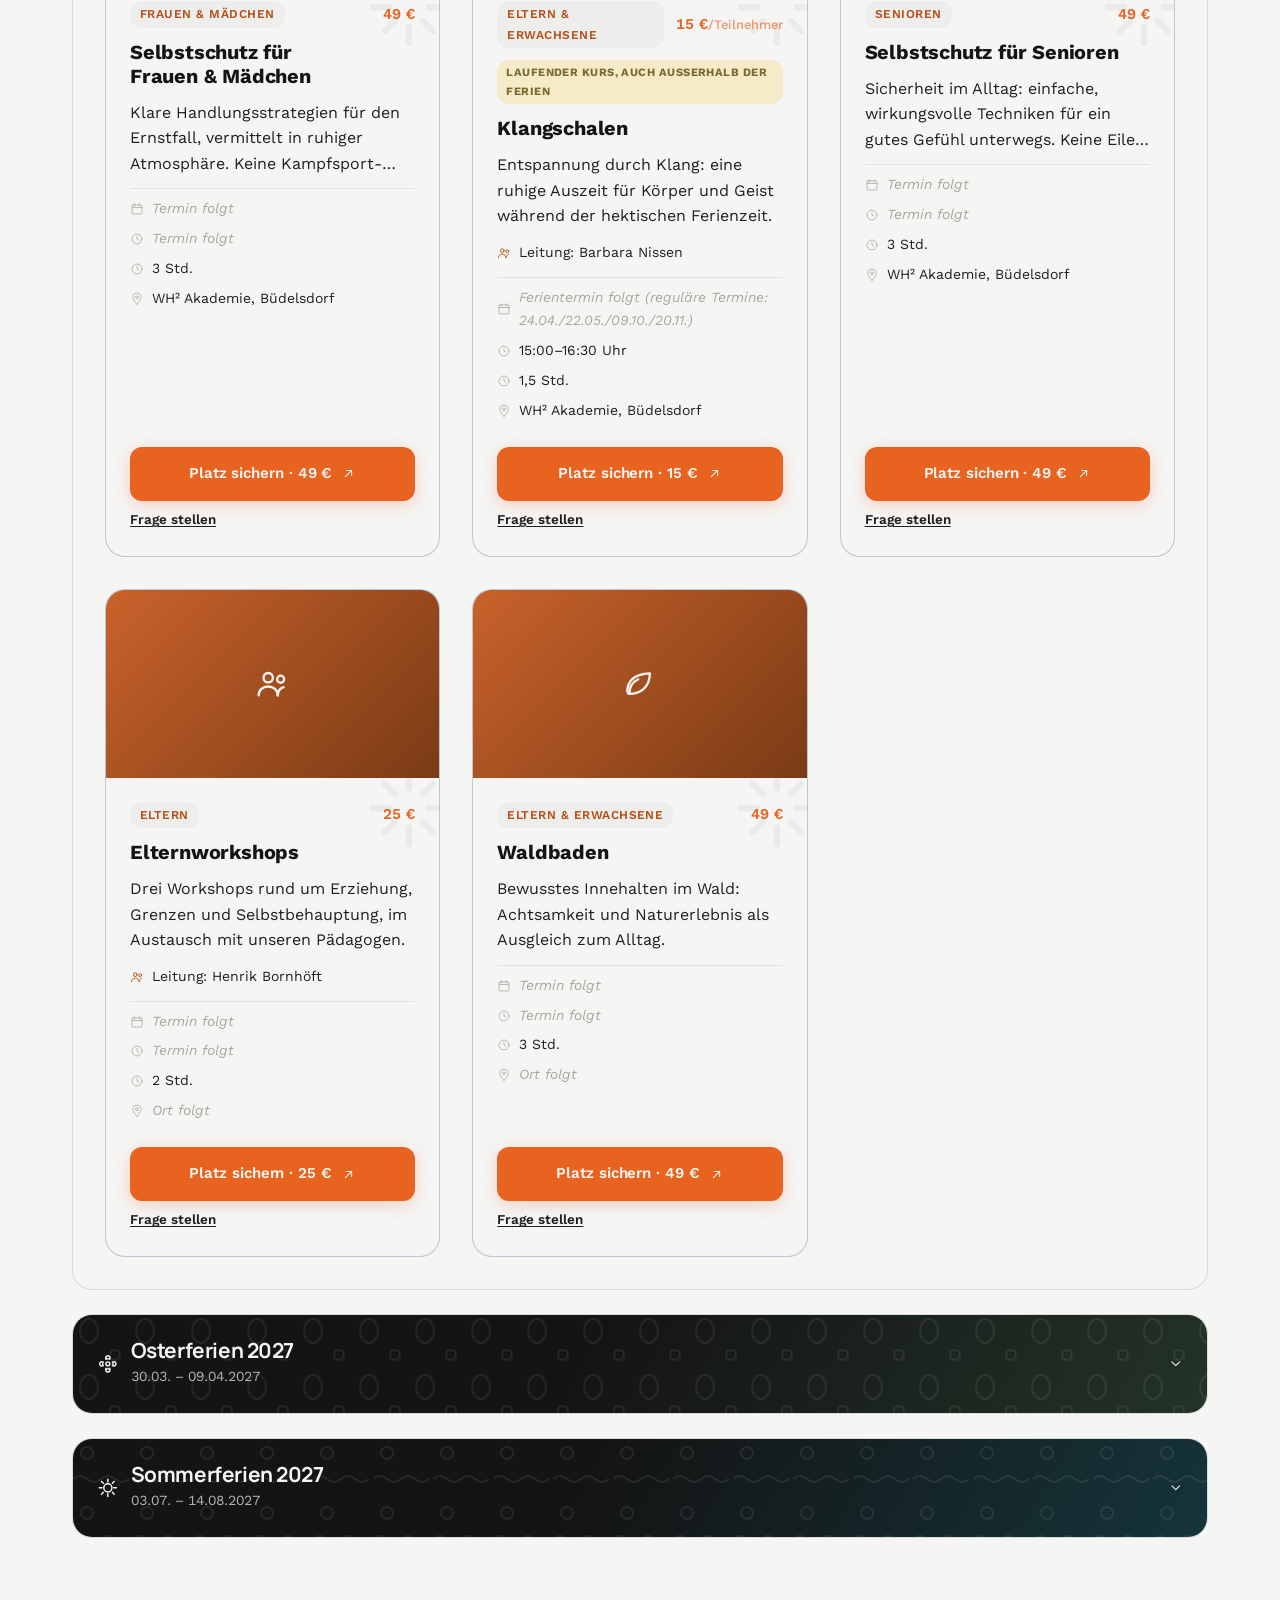
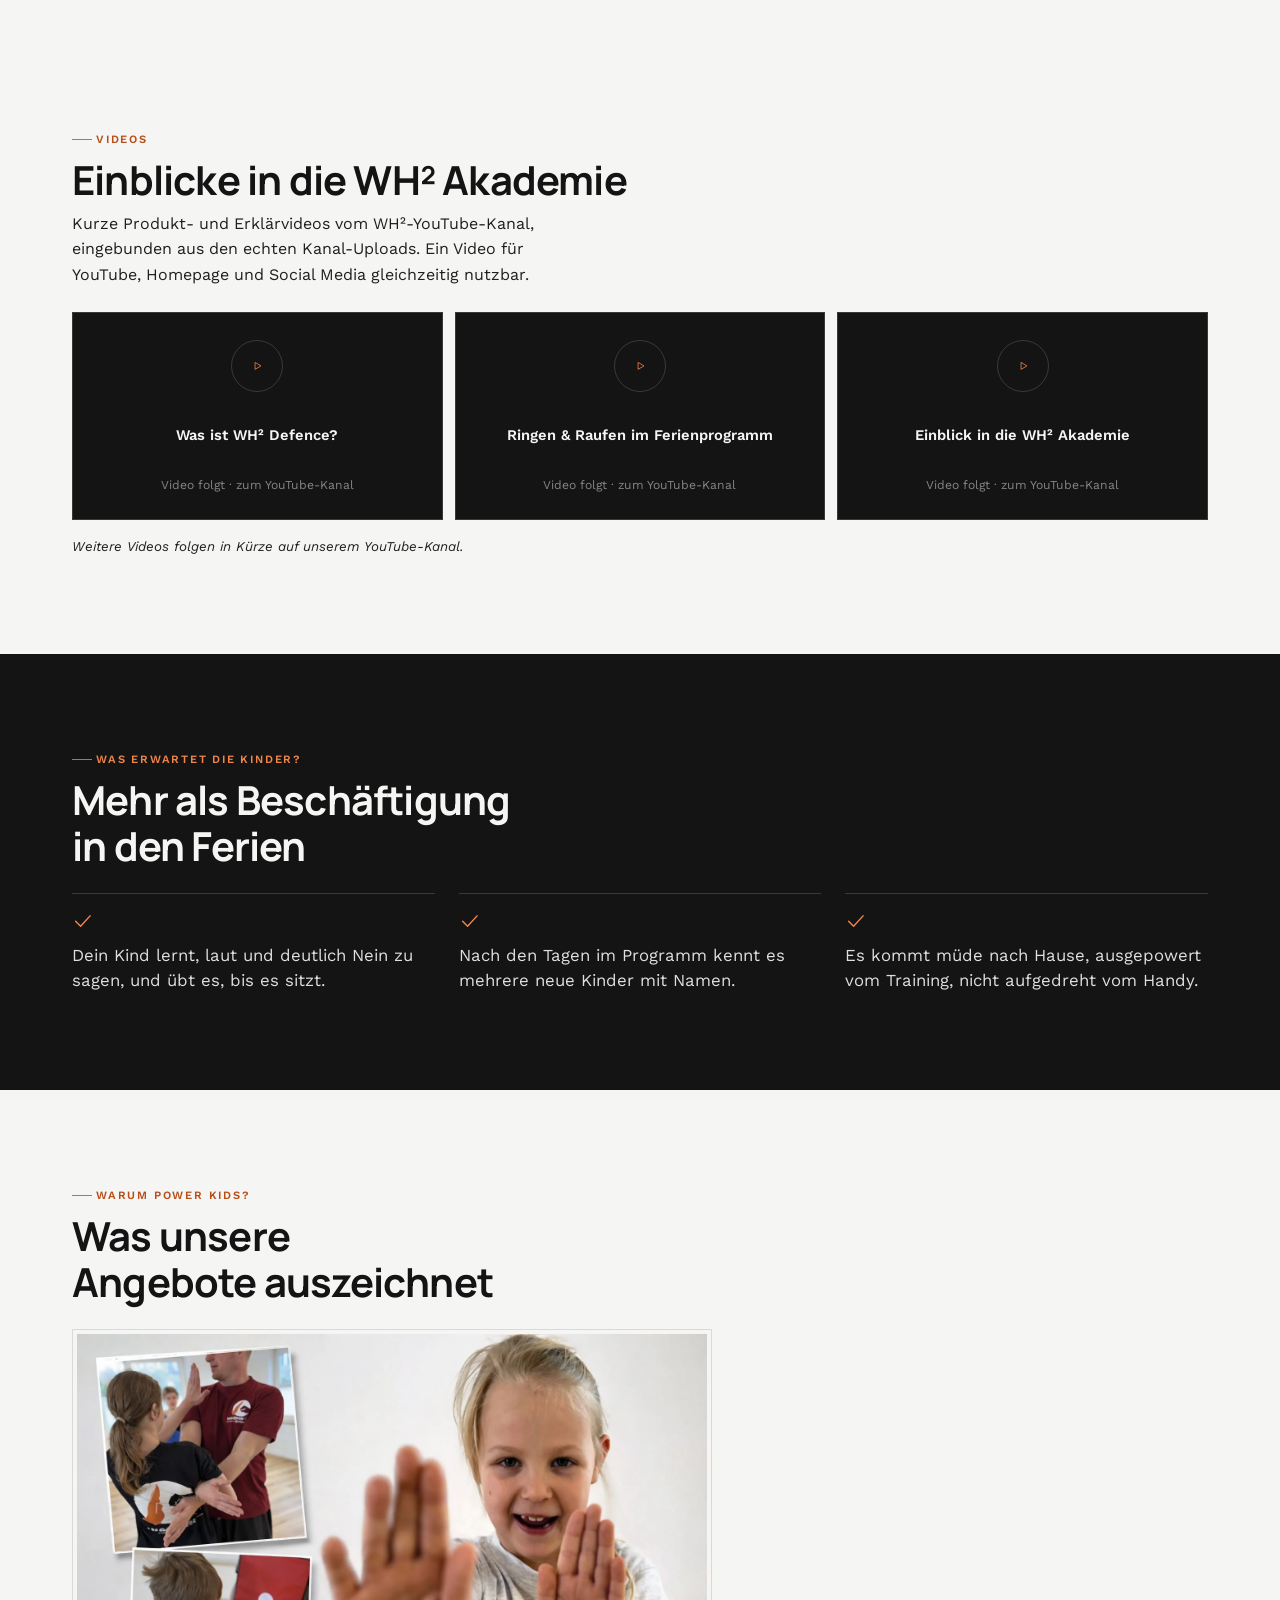
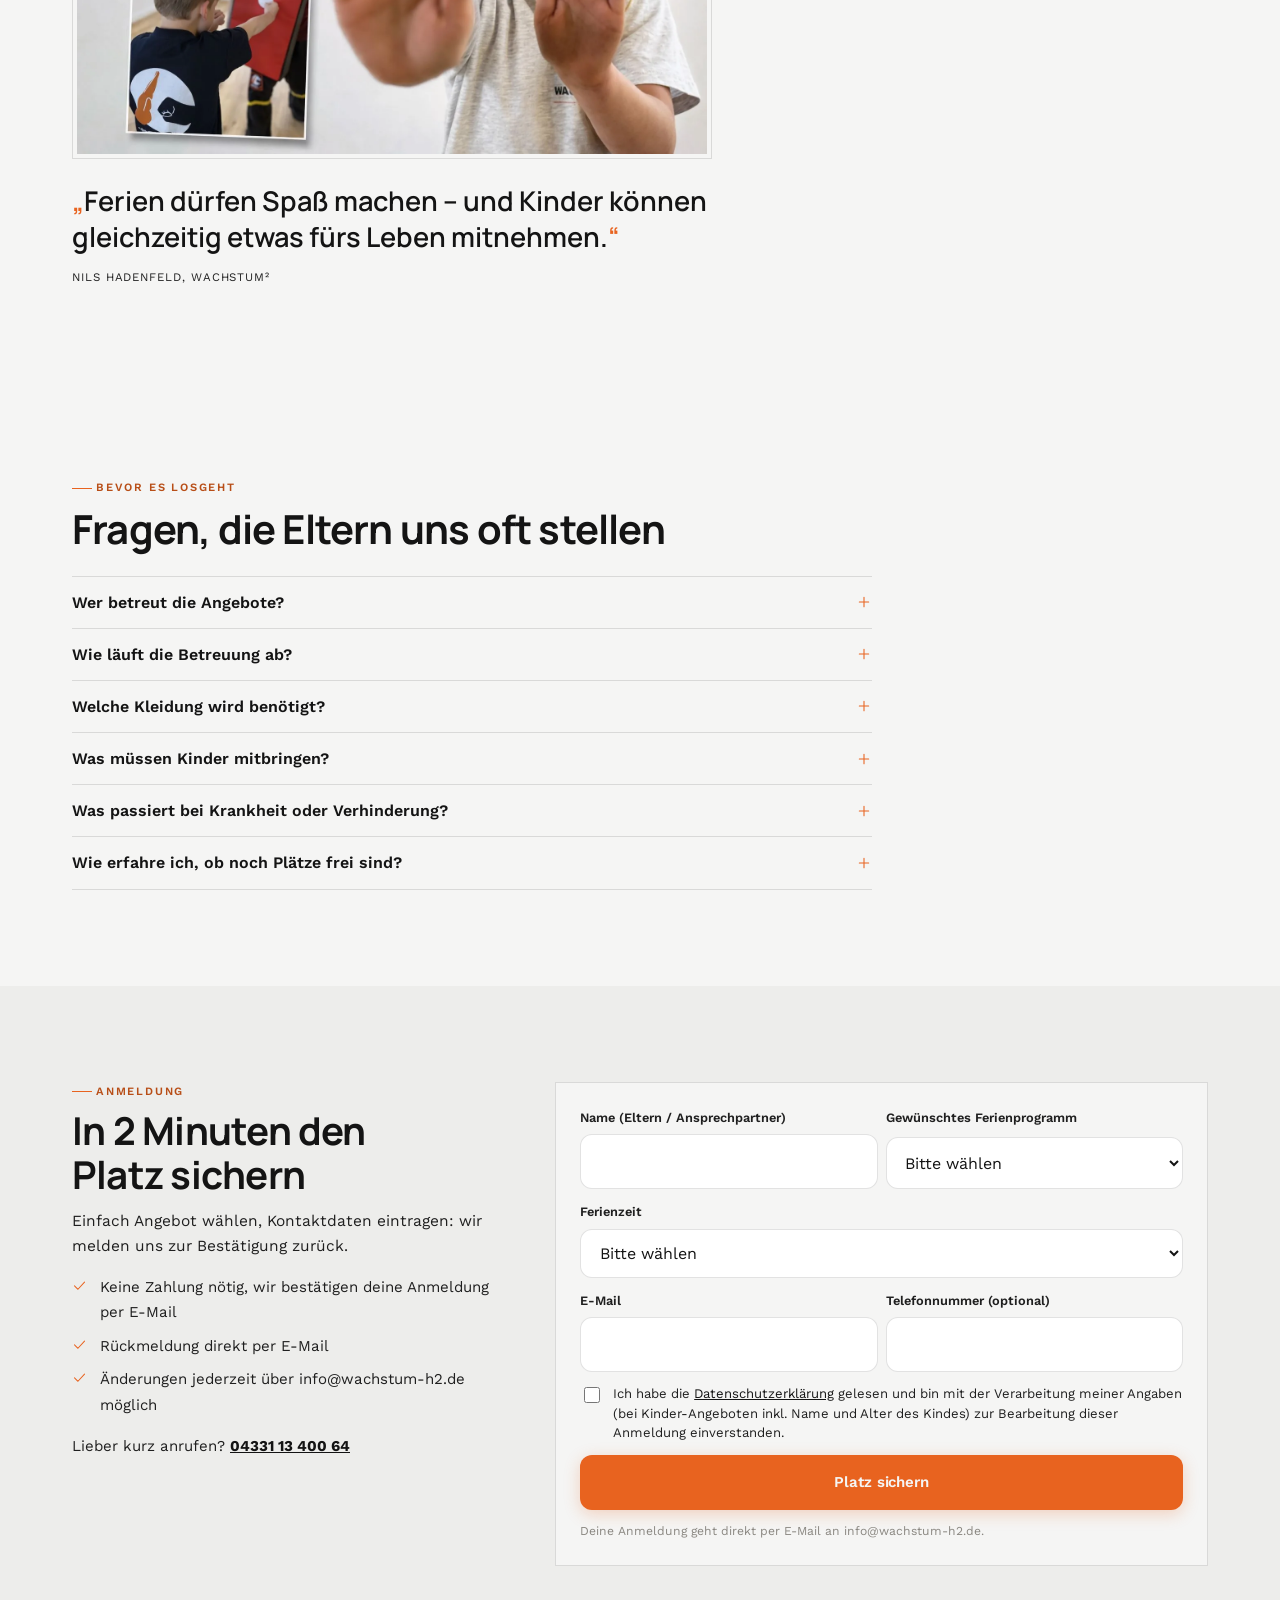
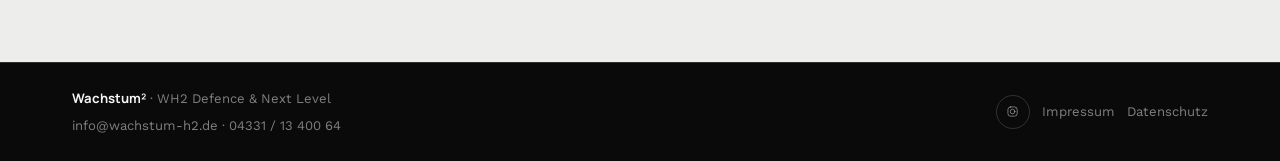
<file: ferienprogramm/index.html>
<!DOCTYPE html>
<html lang="de">
<head>
<meta charset="UTF-8">
<title>Ferienprogramm 2026/27 · Power Kids · Wachstum²</title>
<meta name="viewport" content="width=device-width, initial-scale=1">
<meta name="robots" content="noindex, nofollow">
<meta name="description" content="Ferienprogramm von Wachstum² in Büdelsdorf: Selbstbehauptung, Kampfkunst und Bewegung für Kinder, Jugendliche und Erwachsene in den Schulferien. Jetzt Platz sichern.">
<link rel="canonical" href="https://wachstum-hoch-zwei.de/ferienprogramm/">

<link rel="icon" href="fotos/wachstum-icon.png" type="image/png">
<link rel="apple-touch-icon" href="fotos/wachstum-icon.png">
<meta name="theme-color" content="#F5F5F4">

<meta property="og:type" content="website">
<meta property="og:site_name" content="Wachstum² · Akademie für Selbstbehauptung">
<meta property="og:locale" content="de_DE">
<meta property="og:title" content="Ferienprogramm 2026/27 · Power Kids · Wachstum²">
<meta property="og:description" content="Ferienprogramm von Wachstum² in Büdelsdorf: Selbstbehauptung, Kampfkunst und Bewegung für Kinder, Jugendliche und Erwachsene in den Schulferien. Jetzt Platz sichern.">
<meta property="og:url" content="https://wachstum-hoch-zwei.de/ferienprogramm/">
<meta property="og:image" content="https://wachstum-hoch-zwei.de/ferienprogramm-og-image.jpg">
<meta property="og:image:width" content="1200">
<meta property="og:image:height" content="630">
<meta name="twitter:card" content="summary_large_image">
<meta name="twitter:title" content="Ferienprogramm 2026/27 · Power Kids · Wachstum²">
<meta name="twitter:description" content="Ferienprogramm von Wachstum² in Büdelsdorf: Selbstbehauptung, Kampfkunst und Bewegung für Kinder, Jugendliche und Erwachsene in den Schulferien. Jetzt Platz sichern.">
<meta name="twitter:image" content="https://wachstum-hoch-zwei.de/ferienprogramm-og-image.jpg">

<link rel="preconnect" href="https://fonts.googleapis.com">
<link rel="preconnect" href="https://fonts.gstatic.com" crossorigin>
<link href="https://fonts.googleapis.com/css2?family=Manrope:wght@500;600;700;800&family=Work+Sans:ital,wght@0,400;0,500;0,600;0,700;1,400&display=swap" rel="stylesheet">

<style>
  /* ============================================================
     DESIGN TOKENS — Wachstum² CI (Farben bereits festgelegt)
     8pt-Raster, Hairlines statt Schatten, scharfe Kanten statt Bento.
     ============================================================ */
  :root{
    --ink:        #141414;
    --ink-soft:   #1F1F1F;
    --ink-deep:   #0A0A0A;
    --paper:      #F5F5F4;
    --paper-soft: #EDEDEB;
    --copper:     #E8631F;
    --copper-light:#F0854A;
    --copper-dim: #B84E17;

    --line:      rgba(20,20,20,.12);
    --line-2:    rgba(20,20,20,.08);
    --line-dark: rgba(245,245,244,.16);
    --line-dark-2: rgba(245,245,244,.1);

    --font-display:'Manrope', ui-sans-serif, system-ui, sans-serif;
    --font-body:'Work Sans', ui-sans-serif, system-ui, sans-serif;
    /* Bewusst kein eigenes Monospace-Face mehr für Zahlen/Labels — Work Sans mit
       tabular-nums an den relevanten Stellen wirkt eingebunden statt "vom Terminal". */
    --font-mono:var(--font-body);

    /* Spacing-Skala (verbindlich, keine Ad-hoc-Werte im Markup):
       4 / 8 / 12 / 16 / 24 / 32 / 48 / 64 / 96 px — dieselben --s1..--s9-Namen
       bleiben im ganzen Dokument in Gebrauch, nur die Werte sind neu gemappt. */
    --s1:4px; --s2:8px; --s3:12px; --s4:16px; --s5:24px; --s6:32px; --s7:48px; --s8:64px; --s9:96px;

    --radius-sm:12px;   /* Badge / Button */
    --radius-lg:20px;   /* Kachel */
    --radius:12px;      /* Formularfelder u. Ä. — vorher scharfkantig, jetzt auf Radius-Skala */

    --max:1200px;
    --container-pad:20px;
    --ease:cubic-bezier(.16,1,.3,1);
  }
  @media (min-width:768px){ :root{ --container-pad:32px; } }

  *,*::before,*::after{box-sizing:border-box;}
  .skip-link{
    position:absolute; top:-100px; left:var(--s3); z-index:100;
    background:var(--copper); color:#fff; padding:var(--s2) var(--s4);
    border-radius:var(--radius-sm); font-weight:600;
    transition:top .2s ease;
  }
  .skip-link:focus{ top:var(--s3); }
  html{scroll-behavior:smooth;}
  html,body{ overflow-x:clip; }
  @media (prefers-reduced-motion:reduce){ html{scroll-behavior:auto;} *{animation-duration:.001ms !important; animation-iteration-count:1 !important; transition-duration:.001ms !important;} }

  body{
    margin:0;
    background:var(--paper);
    color:var(--ink);
    font-family:var(--font-body);
    font-size:15.5px;
    line-height:1.7;
    -webkit-font-smoothing:antialiased;
    -moz-osx-font-smoothing:grayscale;
  }
  img,svg{display:block; max-width:100%;}
  a{color:inherit; text-decoration:none;}
  button{font:inherit; cursor:pointer; background:none; border:0;}

  h1,h2,h3,h4{
    font-weight:700;
    line-height:1.15;
    text-wrap:balance;
    margin:0;
    letter-spacing:-.01em;
  }
  h1,h2{ font-family:var(--font-display); letter-spacing:-.02em; }
  h1{ font-size:clamp(2rem, 5vw, 3.5rem); }
  h3,h4{ font-family:var(--font-body); font-weight:700; letter-spacing:-.01em; line-height:1.2; }
  h3,h4{ font-size:1.25rem; }
  p{margin:0; line-height:1.6;}

  .wrap{max-width:var(--max); margin-inline:auto; padding-inline:var(--container-pad);}

  /* ---------- Icons (Lucide/Phosphor-Stil, eigenes Set) ---------- */
  .icon{ width:1em; height:1em; stroke:currentColor; stroke-width:1.6; fill:none; stroke-linecap:round; stroke-linejoin:round; flex:none; vertical-align:-.15em; }
  .icon-lg{ width:1.4em; height:1.4em; }

  /* ---------- Eyebrow: schlichtes Label, keine Pille, keine Punkte ---------- */
  .eyebrow{
    display:flex; align-items:center; gap:var(--s1);
    font-family:var(--font-mono);
    font-size:.7rem;
    font-weight:600;
    letter-spacing:.16em;
    text-transform:uppercase;
    color:var(--copper-dim);
  }
  .eyebrow::before{ content:""; width:20px; height:1px; background:var(--copper); flex:none; }
  .hero .eyebrow{ color:var(--copper-light); }
  .on-dark .eyebrow{ color:var(--copper-light); }

  /* ---------- Buttons ---------- */
  .btn{
    display:inline-flex; align-items:center; justify-content:center; gap:.6em;
    padding:.9em 1.6em;
    min-height:48px;
    border-radius:var(--radius-sm);
    border:1px solid transparent;
    font-weight:600;
    font-size:.94rem;
    letter-spacing:-.005em;
    transition:transform .25s var(--ease), background .2s ease, border-color .2s ease, color .2s ease, box-shadow .3s ease;
  }
  .btn:focus-visible{ outline:2px solid var(--copper-light); outline-offset:3px; }
  .btn .icon{ transition:transform .25s var(--ease); }
  .btn:hover .icon{ transform:translate(3px,-3px); }
  @media (hover:hover) and (pointer:fine){ .btn:hover{ transform:translateY(-1px); } }
  .btn-primary{ background:var(--copper); color:var(--paper); box-shadow:0 4px 16px rgba(232,99,31,.25); }
  .btn-primary:hover{ background:var(--copper-dim); box-shadow:0 6px 24px rgba(232,99,31,.4); }
  /* Im Hero deutlich wärmerer Glow statt eines Farbverlaufs — der Blick soll
     zuerst hier landen. */
  .hero .btn-primary{ box-shadow:0 8px 28px rgba(232,99,31,.4), 0 0 48px rgba(232,99,31,.18); }
  .hero .btn-primary:hover{ box-shadow:0 10px 36px rgba(232,99,31,.55), 0 0 64px rgba(232,99,31,.3); }
  .btn-ghost{ background:transparent; border-color:var(--line-dark); color:var(--paper); }
  .btn-ghost:hover{ border-color:var(--paper); }
  .btn-outline{ background:transparent; border-color:var(--ink); color:var(--ink); }
  .btn-outline:hover{ background:var(--ink); color:var(--paper); }
  .btn-block{ width:100%; justify-content:center; }
  .btn-sm{ padding:.6em 1.1em; font-size:.82rem; }

  /* ============================================================
     HERO — asymmetrisch, Typografie als Bildträger
     ============================================================ */
  .hero{
    position:relative;
    background:var(--ink-deep);
    color:var(--paper);
    padding:clamp(40px,10vw,104px) 0 0;
    overflow:clip;
  }
  @media (max-width:640px){ .hero{ padding-top:40px; } }

  /* ---- Hintergrund-Fotoloop: 4 Fotos, Duoton in der Markenfarbe, ruhige
     Überblendung + leichter Zoom. Kein echtes Video nötig, wirkt aber wie eins. ---- */
  .hero-bg{ position:absolute; inset:0; z-index:0; }
  .hero-bg img{
    position:absolute; inset:0; width:100%; height:100%; object-fit:cover;
    opacity:0; transform:scale(1.02);
    filter:grayscale(1) contrast(1.15) brightness(.85);
    animation:heroFrame 32s infinite;
  }
  .hero-bg img:nth-child(1){ animation-delay:0s; }
  .hero-bg img:nth-child(2){ animation-delay:-8s; }
  .hero-bg img:nth-child(3){ animation-delay:-16s; }
  .hero-bg img:nth-child(4){ animation-delay:-24s; }
  @keyframes heroFrame{
    0%   { opacity:0; transform:scale(1.02); }
    4%   { opacity:1; }
    26%  { opacity:1; transform:scale(1.12); }
    30%  { opacity:0; }
    100% { opacity:0; transform:scale(1.12); }
  }
  .hero-bg::after{
    content:"";
    position:absolute; inset:0;
    background:linear-gradient(165deg, var(--ink-deep) 0%, var(--copper-dim) 100%);
    mix-blend-mode:color;
  }
  .hero-bg::before{
    content:"";
    position:absolute; inset:0; z-index:1;
    background:
      radial-gradient(1000px 500px at 85% -10%, rgba(232,99,31,.2), transparent 65%),
      linear-gradient(180deg, rgba(10,10,10,.35) 0%, rgba(10,10,10,.55) 55%, var(--ink-deep) 100%);
  }
  @media (prefers-reduced-motion:reduce){
    .hero-bg img{ animation:none; opacity:0; transform:none; }
    .hero-bg img:first-child{ opacity:1; }
  }
  /* Unter 768px nur noch 2 Fotos statt 4 (spart Ladezeit auf kleinen Screens). Die
     4-Bilder-Kurve oben ist für einen 25%-Versatz gebaut (8s Versatz bei 32s Dauer,
     Bild bleibt 30% des Zyklus lang sichtbar) — bei nur 2 Bildern mit 50%-Versatz
     reicht dasselbe 30%-Sichtfenster nicht mehr aus: 2×30% < 100%, es entsteht eine
     echte Lücke, in der kein Bild sichtbar ist und der reine Orange/Dunkel-Verlauf
     durchscheint. Eigene Kurve mit 54%-Sichtfenster schließt die Lücke rechnerisch
     (2×54% > 100%, garantiert Überlappung statt Leerraum). */
  @media (max-width:767px){
    .hero-bg img:nth-child(3), .hero-bg img:nth-child(4){ display:none; }
    .hero-bg img{ animation-name:heroFrameMobile; animation-duration:16s; }
    .hero-bg img:nth-child(1){ animation-delay:0s; }
    .hero-bg img:nth-child(2){ animation-delay:-8s; }
  }
  @keyframes heroFrameMobile{
    0%   { opacity:0; transform:scale(1.02); }
    8%   { opacity:1; }
    46%  { opacity:1; transform:scale(1.08); }
    54%  { opacity:0; }
    100% { opacity:0; transform:scale(1.08); }
  }

  .hero-inner{ position:relative; z-index:1; display:grid; gap:var(--s3); max-width:640px; padding-bottom:var(--s6); }
  @media (max-width:640px){ .hero-inner{ gap:var(--s2); padding-bottom:var(--s4); } }
  .hero h1{
    font-size:clamp(2rem, 5vw, 3.5rem);
    letter-spacing:-.03em;
  }
  .hero h1 .accent{
    display:block;
    color:var(--copper-light);
    font-weight:700;
  }
  .hero .slogan{
    font-size:clamp(1rem,1.6vw,1.15rem);
    color:rgba(245,245,244,.68);
    max-width:38ch;
    line-height:1.6;
    padding-left:var(--s3);
    border-left:1px solid var(--line-dark);
  }
  .hero-ctas{ display:flex; flex-wrap:wrap; gap:var(--s2); margin-top:var(--s1); }

  .audience-pick{
    margin-top:var(--s3); padding-top:var(--s4);
    border-top:1px solid var(--line-dark);
    display:grid; gap:var(--s2);
  }
  @media (max-width:640px){ .audience-pick{ margin-top:var(--s2); padding-top:var(--s3); } }
  .audience-pick .label{ font-weight:600; color:rgba(245,245,244,.6); font-size:.9rem; }
  .audience-row{ display:flex; flex-wrap:wrap; gap:var(--s2); }
  @media (max-width:640px){ .audience-row{ flex-wrap:nowrap; } .audience-btn{ flex:1; min-width:0; } }
  /* ---- Große Line-Art-Illustration statt kleinem Icon: gibt den beiden
     Wegweiser-Kacheln Charakter, Text bleibt unten links verankert. ---- */
  .audience-btn{
    position:relative; overflow:hidden;
    display:flex; flex-direction:column; justify-content:flex-end; gap:2px;
    min-height:132px;
    padding:var(--s3);
    border:1px solid var(--line-dark);
    color:var(--paper);
    font-weight:600;
    text-align:left;
    transition:border-color .2s ease, transform .3s var(--ease);
  }
  .audience-btn:hover{ border-color:var(--copper-light); transform:translateY(-2px); }
  .audience-btn strong{ font-weight:700; }
  .audience-illustration{
    position:absolute; top:-8px; right:-10px; z-index:0;
    width:88px; height:88px;
    stroke:var(--copper-light); stroke-width:1.3; fill:none;
    stroke-linecap:round; stroke-linejoin:round;
    opacity:.85;
    transition:transform .35s var(--ease);
  }
  .audience-btn:hover .audience-illustration{ transform:scale(1.08) rotate(-3deg); }
  .audience-btn .tag{ position:relative; z-index:1; font-family:var(--font-mono); font-size:.66rem; letter-spacing:.1em; text-transform:uppercase; color:rgba(245,245,244,.6); display:block; }
  .audience-btn strong{ position:relative; z-index:1; }

  /* ---------- Schwebendes Glas-Badge: ein echter, geprüfter Fakt statt eines
     Countdowns ohne echten Anmeldeschluss-Anker. Frosted-Glass-Effekt in den
     Markenfarben statt Neon — backdrop-filter statt Farbverlauf. ---------- */
  .hero-badge{
    display:inline-flex; align-items:center; gap:8px; width:fit-content;
    margin-top:var(--s2);
    padding:10px 16px;
    background:rgba(20,20,20,.5);
    backdrop-filter:blur(14px) saturate(150%);
    -webkit-backdrop-filter:blur(14px) saturate(150%);
    border:1px solid rgba(245,245,244,.16);
    border-radius:999px;
    font-size:.82rem;
    color:rgba(245,245,244,.85);
    box-shadow:0 8px 24px rgba(0,0,0,.25);
  }
  .hero-badge .icon{ color:var(--copper-light); flex:none; }
  .hero-badge strong{ color:var(--paper); font-weight:700; }

  /* ---------- Sekundärer Hero-CTA als schlichter Textlink, damit der Blick
     eindeutig beim primären Button bleibt. ---------- */
  .hero-cta-secondary{
    display:inline-flex; align-items:center;
    font-size:.9rem; font-weight:600; color:rgba(245,245,244,.7);
    text-decoration:underline; text-underline-offset:3px;
    transition:color .2s ease;
  }
  .hero-cta-secondary:hover{ color:var(--paper); }

  /* ============================================================
     SECTION SCAFFOLD — großzügiger Whitespace
     ============================================================ */
  /* Sektions-Padding: 48px mobil, 80px ab 768px, 96px ab 1200px */
  section{ padding:48px 0; }
  @media (min-width:768px){ section{ padding:80px 0; } }
  @media (min-width:1200px){ section{ padding:96px 0; } }
  .section-head{ display:grid; gap:var(--s2); max-width:640px; margin-bottom:var(--s5); }
  .section-head h2{ font-size:clamp(1.6rem,3.5vw,2.5rem); letter-spacing:-.02em; text-wrap:balance; }
  .section-head p{ color:var(--ink-soft); font-size:1rem; max-width:52ch; }
  .section-head.on-dark p{ color:rgba(245,245,244,.62); }
  .divider{ height:1px; background:var(--line); border:0; margin:0; }
  .on-dark{ color:var(--paper); }

  /* ============================================================
     FERIEN-AUSWAHL — gestaffelt, nicht symmetrisch
     ============================================================ */
  .season-grid{ display:grid; grid-template-columns:repeat(3,1fr); gap:1px; background:var(--line); border:1px solid var(--line); }
  @media (max-width:820px){ .season-grid{ grid-template-columns:1fr; } }
  .season-card{
    position:relative;
    background:var(--paper);
    padding:var(--s5) var(--s4);
    display:grid; gap:var(--s2);
    text-align:left;
    transition:background .25s ease, padding-top .3s var(--ease);
  }
  .season-card:nth-child(2){ padding-top:calc(var(--s5) + var(--s4)); }
  @media (max-width:820px){ .season-card:nth-child(2){ padding-top:var(--s5); } }
  .season-card:hover{ background:var(--ink); color:var(--paper); }
  .season-card:hover .dates{ color:var(--copper-light); }
  .season-card:hover .note{ color:rgba(245,245,244,.55); }
  .season-card .idx{ position:absolute; top:var(--s3); right:var(--s3); color:var(--copper); opacity:.55; }
  .season-card .idx .icon{ width:1.5em; height:1.5em; }
  .season-card:hover .idx{ color:var(--copper-light); opacity:1; }
  .season-card .dates{ font-family:var(--font-body); font-variant-numeric:tabular-nums; font-weight:600; font-size:.8rem; color:var(--copper-dim); transition:color .25s ease; }
  .season-card h3{ font-size:1.6rem; letter-spacing:-.02em; }
  .season-card .note{ font-size:.86rem; color:var(--ink-soft); transition:color .25s ease; }
  .season-card .go{ display:flex; align-items:center; gap:6px; font-weight:600; font-size:.88rem; color:var(--copper); margin-top:var(--s1); }
  .season-card:hover .go{ color:var(--copper-light); }

  /* ============================================================
     TOGGLE / FILTER
     ============================================================ */
  /* Horizontal scrollbare Leiste statt Umbruch — bleibt auf jeder Breite eine Zeile,
     mit scroll-snap und einem Tap-Target von mindestens 44px. */
  .toggle-row{
    display:flex; gap:var(--s2); margin-bottom:var(--s5);
    overflow-x:auto; overscroll-behavior-x:contain;
    scroll-snap-type:x proximity;
    padding-bottom:var(--s2);
    -webkit-overflow-scrolling:touch;
  }
  .toggle-chip{
    flex:none;
    scroll-snap-align:start;
    min-height:44px;
    display:inline-flex; align-items:center;
    padding:.55em 1.2em;
    border:1px solid var(--line);
    border-radius:var(--radius-sm);
    font-weight:600; font-size:.86rem;
    color:var(--ink-soft);
    transition:all .2s ease;
  }
  .toggle-chip[aria-pressed="true"]{ background:var(--ink); border-color:var(--ink); color:var(--paper); }
  .toggle-chip:hover{ border-color:var(--ink); }

  /* ============================================================
     ZIELGRUPPEN-SUBHEADER — sticky, mit Zählerchip und Akzentlinie,
     trennt "Kinder & Jugendliche" optisch klar von "Eltern & Erwachsene"
     ============================================================ */
  .audience-subheader{
    position:sticky; top:0; z-index:5;
    background:var(--paper);
    margin-top:var(--s7);
    padding:var(--s4) 0 var(--s3);
    border-top:4px solid var(--group-accent, var(--copper));
    display:flex; align-items:center; gap:var(--s3);
  }
  .week-group > .audience-subheader:first-child{ margin-top:0; }
  .audience-subheader h3{ font-size:1.05rem; }
  .audience-subheader .chip{
    font-family:var(--font-mono); font-size:.75rem; font-weight:600;
    padding:4px 10px; border-radius:var(--radius-sm);
    background:var(--paper-soft); color:var(--ink-soft); flex:none;
  }
  .audience-subheader::after{ content:""; flex:1; height:1px; background:var(--line); }
  .audience-subheader.audience--kinder{ --group-accent:var(--copper-dim); }
  .audience-subheader.audience--erwachsene{ --group-accent:#3B5A8A; }

  /* Unterschiedlicher Rahmenton je Zielgruppe, direkt an der Karte sichtbar */
  .offer-grid.group--kinder .offer-card{ border-color:rgba(184,78,23,.3); }
  .offer-grid.group--erwachsene .offer-card{ border-color:rgba(59,90,138,.3); }

  /* ============================================================
     OFFER GRID — jede Kachel identisch aufgebaut (verbindliches Skelett)
     ============================================================ */
  .offer-grid{
    display:grid;
    grid-template-columns:repeat(auto-fill, minmax(320px,1fr));
    gap:var(--s5);
    align-items:stretch;
  }
  @media (min-width:768px){ .offer-grid{ gap:var(--s6); } }

  .offer-card{
    position:relative;
    display:flex; flex-direction:column;
    height:100%;
    background:var(--paper);
    border:1px solid var(--line);
    border-radius:var(--radius-lg);
    overflow:hidden;
    scroll-margin-top:24px;
    transition:transform .2s var(--ease), box-shadow .2s var(--ease);
  }
  @media (hover:hover) and (pointer:fine){
    .offer-card:hover{ transform:translateY(-4px) scale(1.012); box-shadow:0 16px 32px rgba(20,20,20,.14); }
    .offer-card:hover .offer-card-photo img{ transform:scale(1.04); }
  }

  /* ---- Slot 1: Bild, immer 16:9 — Karten ohne Foto bekommen ein Fallback-Panel
     im Saison-Farbverlauf mit Angebots-Icon, die Bildhöhe fehlt nie. ---- */
  .offer-card-photo{ aspect-ratio:16/9; overflow:hidden; flex:none; background:var(--paper-soft); }
  .offer-card-photo img{ width:100%; height:100%; object-fit:cover; display:block; transition:transform .5s var(--ease); }
  .offer-card-fallback{
    aspect-ratio:16/9; flex:none;
    display:grid; place-items:center;
    background:linear-gradient(135deg, var(--season-accent, var(--copper)) 0%, var(--season-accent-dim, var(--copper-dim)) 100%);
  }
  .offer-card-fallback .icon{ width:2.2rem; height:2.2rem; color:#fff; opacity:.92; }

  .offer-card-body{ position:relative; padding:var(--s5); display:flex; flex-direction:column; gap:var(--s3); flex:1 1 auto; overflow:hidden; }
  /* ---- Line-Art-Wasserzeichen: dasselbe dünne Icon-Set, das schon für die
     Meta-Zeilen genutzt wird, hier großformatig und sehr dezent im Hintergrund
     — verleiht jeder Karte Charakter, ohne die Lesbarkeit zu stören. ---- */
  .offer-card-body::before{
    content:""; position:absolute; top:-18px; right:-18px;
    width:96px; height:96px;
    background-color:var(--ink);
    opacity:.045;
    -webkit-mask-image:var(--card-icon, url("data:image/svg+xml,%3Csvg xmlns='http://www.w3.org/2000/svg' viewBox='0 0 24 24'%3E%3Ccircle cx='9' cy='8' r='3.2' fill='none' stroke='%23000' stroke-width='1.6'/%3E%3Cpath d='M2.5 20c0-3.6 2.9-6 6.5-6s6.5 2.4 6.5 6' fill='none' stroke='%23000' stroke-width='1.6'/%3E%3Ccircle cx='17.5' cy='9' r='2.4' fill='none' stroke='%23000' stroke-width='1.6'/%3E%3Cpath d='M15.5 20c.2-2.9 1.9-4.9 4-5.6' fill='none' stroke='%23000' stroke-width='1.6'/%3E%3C/svg%3E"));
    mask-image:var(--card-icon, url("data:image/svg+xml,%3Csvg xmlns='http://www.w3.org/2000/svg' viewBox='0 0 24 24'%3E%3Ccircle cx='9' cy='8' r='3.2' fill='none' stroke='%23000' stroke-width='1.6'/%3E%3Cpath d='M2.5 20c0-3.6 2.9-6 6.5-6s6.5 2.4 6.5 6' fill='none' stroke='%23000' stroke-width='1.6'/%3E%3Ccircle cx='17.5' cy='9' r='2.4' fill='none' stroke='%23000' stroke-width='1.6'/%3E%3Cpath d='M15.5 20c.2-2.9 1.9-4.9 4-5.6' fill='none' stroke='%23000' stroke-width='1.6'/%3E%3C/svg%3E"));
    -webkit-mask-size:contain; mask-size:contain;
    -webkit-mask-repeat:no-repeat; mask-repeat:no-repeat;
    pointer-events:none;
  }
  .offer-grid.group--erwachsene .offer-card-body{
    --card-icon:url("data:image/svg+xml,%3Csvg xmlns='http://www.w3.org/2000/svg' viewBox='0 0 24 24'%3E%3Cpath d='M12 3v4M12 17v4M3 12h4M17 12h4M6 6l2.5 2.5M15.5 15.5 18 18M18 6l-2.5 2.5M8.5 15.5 6 18' fill='none' stroke='%23000' stroke-width='1.6' stroke-linecap='round'/%3E%3C/svg%3E");
  }

  /* ---- Slot 2: Zielgruppen-Chip + Preis, eine Zeile ---- */
  .offer-card-toprow{ display:flex; align-items:center; justify-content:space-between; gap:var(--s3); }
  .offer-zielgruppe{
    display:inline-flex; align-items:center; gap:5px;
    font-size:.75rem; font-weight:600; color:var(--copper-dim);
    text-transform:uppercase; letter-spacing:.04em;
    padding:3px 10px; border-radius:var(--radius-sm); background:var(--paper-soft);
  }
  .price-tag{ font-family:var(--font-body); font-variant-numeric:tabular-nums; font-weight:600; font-size:.94rem; color:var(--copper); white-space:nowrap; }
  .price-tag .unit{ opacity:.65; font-weight:500; font-size:.86em; }
  .price-tag.tbd{ color:#A9A69F; font-style:italic; font-weight:500; }

  /* ---- Slot 3: Titel, max. 2 Zeilen ---- */
  .offer-card h4{
    font-size:1.25rem; letter-spacing:-.01em;
    display:-webkit-box; -webkit-line-clamp:2; -webkit-box-orient:vertical; overflow:hidden;
  }

  /* ---- Slot 4: Beschreibung, min-height für 3 Zeilen, danach abgeschnitten ---- */
  .offer-desc{
    color:var(--ink-soft); font-size:1rem; line-height:1.6;
    display:-webkit-box; -webkit-line-clamp:3; -webkit-box-orient:vertical; overflow:hidden;
    min-height:calc(1.6em * 3);
  }

  .offer-trainer{ display:flex; align-items:center; gap:8px; font-size:.875rem; color:var(--ink-soft); }
  .offer-trainer .icon{ color:var(--copper-dim); }
  .offer-trainer-avatar{ width:24px; height:24px; border-radius:999px; object-fit:cover; flex:none; }

  /* ---- Slot 5: Meta-Block — Datum / Uhrzeit / Dauer / Ort, je eigene Zeile,
     fehlende Werte als gedimmter Platzhalter, nie weggelassen ---- */
  .offer-meta{
    display:grid; gap:6px;
    font-size:.875rem; color:var(--ink-soft);
    padding-top:var(--s2); border-top:1px solid var(--line-2);
  }
  .offer-meta span{ display:flex; align-items:center; gap:8px; }
  .offer-meta .icon{ color:#B5B3AE; flex:none; }
  .offer-meta .ph{ color:#A9A69F; font-style:italic; }

  /* ---- Slot 6: ein klarer Primär-Button, per margin-top:auto immer unten
     bündig. Sekundäre Aktion als schlichter Textlink, nicht als zweiter
     gleichwertiger Button — sonst Entscheidungslähmung. ---- */
  .offer-cta-row{
    margin-top:auto; padding-top:var(--s3);
    display:grid; gap:var(--s2); justify-items:start;
  }
  .offer-cta-row .btn{ width:100%; min-width:0; justify-content:center; }
  .offer-question-link{
    font-size:.84rem; font-weight:600; color:var(--ink-soft);
    text-decoration:underline; text-underline-offset:2px;
    transition:color .2s ease;
  }
  .offer-question-link:hover{ color:var(--copper-dim); }

  /* ============================================================
     SAISON-AKKORDEON — jede Ferienzeit als eigener, aufklappbarer Block,
     mit dezentem Saison-Muster (max. 8% Deckkraft) im Kopfbereich
     ============================================================ */
  .season-block{ border:1px solid var(--line); background:var(--paper); border-radius:var(--radius-lg); overflow:hidden; }
  .season-block + .season-block{ margin-top:var(--s5); }
  .season-block-head{
    position:relative;
    list-style:none; cursor:pointer;
    display:flex; align-items:center; gap:var(--s3);
    padding:var(--s5);
    background:var(--ink); color:var(--paper);
    overflow:hidden;
  }
  .season-block-head::-webkit-details-marker{ display:none; }
  .season-block-head::before{
    content:""; position:absolute; inset:0; z-index:0;
    background-repeat:repeat; opacity:.08; mix-blend-mode:screen;
  }
  .season-block-head > *{ position:relative; z-index:1; }
  .season-block-head .season-icon{ color:var(--paper); flex:none; }
  .season-block-head .season-title{ flex:1; display:grid; gap:2px; }
  .season-block-head h2{ font-size:1.3rem; color:var(--paper); }
  .season-block-head .season-dates{ font-size:.875rem; color:rgba(245,245,244,.7); font-variant-numeric:tabular-nums; }
  .season-block-head .chevron{ transition:transform .3s var(--ease); flex:none; color:var(--paper); }
  .season-block[open] .season-block-head .chevron{ transform:rotate(180deg); }

  /* Drei klar unterscheidbare Saison-Bereiche: eigene Akzentfarbe je Klasse,
     als CSS-Variable weitergereicht (auch an Fallback-Panels ohne Foto). */
  .season-block.season--herbst{ --season-accent:#C9622B; --season-accent-dim:#7A3B15; }
  .season-block.season--ostern{ --season-accent:#5C9271; --season-accent-dim:#33553F; }
  .season-block.season--sommer{ --season-accent:#2C93A8; --season-accent-dim:#165764; }
  .season-block.season--herbst .season-block-head{ background:linear-gradient(120deg, var(--ink) 45%, var(--season-accent-dim) 160%); }
  .season-block.season--ostern .season-block-head{ background:linear-gradient(120deg, var(--ink) 45%, var(--season-accent-dim) 160%); }
  .season-block.season--sommer .season-block-head{ background:linear-gradient(120deg, var(--ink) 45%, var(--season-accent-dim) 160%); }
  /* Blattmuster (Herbst) */
  .season-block.season--herbst .season-block-head::before{
    background-image:url("data:image/svg+xml,%3Csvg xmlns='http://www.w3.org/2000/svg' width='64' height='64'%3E%3Cpath d='M8 30c11 0 22-6 22-22 0 0-14 0-20 8-5 6-5 14-2 14Z' fill='none' stroke='%23F5F5F4' stroke-width='2'/%3E%3C/svg%3E");
    background-size:64px 64px;
  }
  /* Blüten-/Eimuster (Ostern) */
  .season-block.season--ostern .season-block-head::before{
    background-image:url("data:image/svg+xml,%3Csvg xmlns='http://www.w3.org/2000/svg' width='56' height='56'%3E%3Cellipse cx='16' cy='16' rx='9' ry='12' fill='none' stroke='%23F5F5F4' stroke-width='2'/%3E%3Ccircle cx='42' cy='40' r='5' fill='none' stroke='%23F5F5F4' stroke-width='2'/%3E%3C/svg%3E");
    background-size:56px 56px;
  }
  /* Wasser-/Sonnenmuster (Sommer) */
  .season-block.season--sommer .season-block-head::before{
    background-image:url("data:image/svg+xml,%3Csvg xmlns='http://www.w3.org/2000/svg' width='60' height='60'%3E%3Ccircle cx='14' cy='14' r='6' fill='none' stroke='%23F5F5F4' stroke-width='2'/%3E%3Cpath d='M0 40q7-6 14 0t14 0t14 0t14 0' fill='none' stroke='%23F5F5F4' stroke-width='2'/%3E%3C/svg%3E");
    background-size:60px 60px;
  }

  .season-block-body{ padding:var(--s5); display:grid; gap:var(--s6); }
  @media (min-width:768px){ .season-block-body{ padding:var(--s6); } }

  /* Ruhiger Leerzustand — für einzelne Ferienwochen ohne Angebot UND für ganze
     Ferienzeiten, für die noch nichts feststeht (dasselbe Muster statt einer
     leeren Sektion). */
  .week-empty, .season-placeholder-note{
    display:flex; align-items:center; gap:var(--s3);
    padding:var(--s5); border:1px dashed var(--line); border-radius:var(--radius-lg);
    color:var(--ink-soft); font-size:.95rem; font-style:italic;
  }
  .week-empty .icon, .season-placeholder-note .icon{ color:var(--season-accent, var(--copper)); flex:none; }

  .week-group{ display:grid; gap:var(--s3); }
  /* Wenn kein Zielgruppen-Subheader dazwischen sitzt (nur eine Zielgruppe in der Woche
     vertreten), bekommt das Raster trotzdem etwas Luft zum Wochen-Header darüber. */
  .week-header + .offer-grid{ margin-top:var(--s3); }

  /* ---- Ferienwochen-Header, immer dreizeilig: Nummer / Datum / KW ---- */
  .week-header{
    display:grid; gap:2px;
    padding-bottom:var(--s2); border-bottom:1px solid var(--line);
  }
  .week-header .week-num{ font-weight:700; font-size:1rem; color:var(--season-accent, var(--copper-dim)); }
  .week-header .week-dates{ font-size:.95rem; color:var(--ink); font-variant-numeric:tabular-nums; }
  .week-header .week-kw{ font-size:.8rem; color:#A9A69F; }
  /* Nicht-terminierte Sammelgruppe: gleicher Look, aber ohne KW-Zeile */
  .week-header.week-header--misc .week-num{ color:var(--copper-dim); }

  /* ============================================================
     VIDEOS
     ============================================================ */
  .video-grid{ display:grid; grid-template-columns:repeat(3,1fr); gap:var(--s3); }
  @media (max-width:820px){ .video-grid{ grid-template-columns:1fr; } }
  .video-card{
    border:1px solid var(--line-dark);
    aspect-ratio:16/9;
    display:grid; place-items:center; justify-items:center;
    background:var(--ink); color:rgba(245,245,244,.5);
    text-align:center; padding:var(--s3);
  }
  .video-card .play{
    width:52px; height:52px; border-radius:999px; border:1px solid var(--line-dark);
    display:grid; place-items:center; color:var(--copper-light); margin-bottom:var(--s2);
  }
  .video-card strong{ color:var(--paper); font-size:.92rem; font-weight:600; }
  .video-card span{ font-size:.76rem; margin-top:4px; }

  /* ============================================================
     BENEFITS — konkrete Szenen statt abstrakter Stichwortliste
     ============================================================ */
  .benefits{ background:var(--ink); color:var(--paper); }
  .scene-grid{ display:grid; grid-template-columns:repeat(3,1fr); gap:var(--s5); }
  @media (max-width:820px){ .scene-grid{ grid-template-columns:1fr; } }
  .scene-item{
    padding-top:var(--s4); border-top:1px solid var(--line-dark);
    display:grid; gap:var(--s3);
  }
  .scene-item .icon{ color:var(--copper-light); }
  .scene-item p{ font-size:1.05rem; line-height:1.5; color:rgba(245,245,244,.9); }

  /* ============================================================
     WARUM POWER KIDS
     ============================================================ */
  .why-grid{ max-width:640px; }
  .why-quote{
    padding-top:var(--s2);
    font-family:var(--font-display);
    font-weight:600;
    font-size:clamp(1.3rem,2.6vw,1.7rem);
    line-height:1.35;
    color:var(--ink);
    position:relative;
  }
  .why-quote::before{ content:"„"; color:var(--copper); }
  .why-quote::after{ content:"“"; color:var(--copper); }
  .why-quote-src{ margin-top:var(--s3); font-family:var(--font-mono); font-size:.72rem; letter-spacing:.08em; text-transform:uppercase; color:var(--ink-soft); }

  /* ---- Echtes Trainingsfoto, unbearbeitet (kein Duoton) — bewusst der eine Moment
     auf der Seite, an dem ein Foto ohne Stilfilter für sich steht. ---- */
  .why-photo{
    border:1px solid var(--line);
    padding:var(--s1);
    margin-bottom:var(--s4);
  }
  .why-photo img{ width:100%; height:auto; display:block; }

  /* ============================================================
     FAQ
     ============================================================ */
  .faq-list{ display:grid; max-width:800px; border-top:1px solid var(--line); }
  .faq-item{ border-bottom:1px solid var(--line); }
  .faq-item summary{
    list-style:none; cursor:pointer;
    display:flex; justify-content:space-between; align-items:center; gap:var(--s3);
    padding:var(--s3) 0; font-weight:600; font-size:1rem;
  }
  .faq-item summary::-webkit-details-marker{ display:none; }
  .faq-item summary .icon{ color:var(--copper); transition:transform .25s var(--ease); flex:none; }
  .faq-item[open] summary .icon{ transform:rotate(45deg); }
  .faq-item .a{ padding:0 0 var(--s4); color:var(--ink-soft); font-size:.94rem; max-width:64ch; }
  .faq-note{ margin-top:var(--s4); font-size:.84rem; color:var(--ink-soft); font-style:italic; }

  /* ============================================================
     ANMELDUNG
     ============================================================ */
  .signup{ background:var(--paper-soft); }
  .signup-grid{ display:grid; grid-template-columns:.8fr 1.2fr; gap:var(--s7); align-items:start; }
  .signup-grid > *{ min-width:0; }
  @media (max-width:1020px){ .signup-grid{ grid-template-columns:1fr; gap:var(--s5); } }
  .signup-side ul{ list-style:none; margin:var(--s4) 0 0; padding:0; display:grid; gap:var(--s2); min-width:0; }
  .signup-side li{ position:relative; padding-left:28px; font-size:.94rem; color:var(--ink-soft); }
  .signup-side li .icon{ position:absolute; left:0; top:.2em; color:var(--copper); }

  form.card{
    background:var(--paper);
    border:1px solid var(--line);
    padding:clamp(var(--s4),4vw,var(--s5));
    display:grid; gap:var(--s3);
  }
  form.card > *{ min-width:0; }
  .field{ display:grid; gap:6px; min-width:0; }
  .field label{ font-size:.8rem; font-weight:600; color:var(--ink-soft); }
  .field input, .field select{
    font:inherit; font-size:16px; /* verhindert automatisches Zoomen bei Fokus auf iOS */
    min-height:48px;
    padding:.8em .9em;
    border:1px solid var(--line); border-radius:var(--radius);
    background:#fff;
    color:var(--ink);
    width:100%;
    min-width:0;
  }
  .field input:focus, .field select:focus{ outline:2px solid var(--copper); outline-offset:1px; border-color:var(--copper); }
  .field-row{ display:grid; grid-template-columns:1fr 1fr; gap:var(--s2); min-width:0; }
  .field-row > *{ min-width:0; }
  @media (max-width:520px){ .field-row{ grid-template-columns:1fr; } }
  .kid-fields{ display:grid; gap:var(--s2); padding:var(--s2) var(--s2) 0; border-top:1px dashed var(--line); }
  .kid-fields legend{ font-family:var(--font-mono); font-size:.68rem; text-transform:uppercase; letter-spacing:.08em; color:var(--copper-dim); padding:0; margin-bottom:var(--s1); }
  .form-foot{ font-size:.76rem; color:#8a8781; line-height:1.6; }
  .consent-field{
    display:flex; align-items:flex-start; gap:10px;
    font-size:.82rem; color:var(--ink-soft); line-height:1.5;
    cursor:pointer;
  }
  .consent-field input{ margin-top:3px; flex:none; width:16px; height:16px; accent-color:var(--copper); }
  .consent-field a{ text-decoration:underline; color:var(--ink); }
  .programm-confirm{
    display:flex; align-items:center; gap:6px;
    margin-top:6px; font-size:.82rem; font-weight:600; color:var(--copper-dim);
  }
  .programm-confirm .icon{ flex:none; }
  .signup-phone{ margin-top:var(--s4); font-size:.94rem; color:var(--ink-soft); }
  .signup-phone a{ font-weight:700; color:var(--ink); text-decoration:underline; }
  .offer-recurring-badge{
    display:inline-flex; align-items:center; gap:5px; width:fit-content;
    font-size:.7rem; font-weight:700; letter-spacing:.04em; text-transform:uppercase;
    color:#7A6A2E; background:#F5EBC9; padding:3px 9px; border-radius:var(--radius-sm);
  }
  .thankyou{ display:none; text-align:center; padding:var(--s5) var(--s3); }
  .thankyou.show{ display:block; }
  .thankyou .mark{ width:48px; height:48px; border:1px solid var(--copper); color:var(--copper); display:grid; place-items:center; margin:0 auto var(--s3); }
  form.card.hidden{ display:none; }

  /* ============================================================
     FOOTER
     ============================================================ */
  footer{ background:var(--ink-deep); color:rgba(245,245,244,.5); padding:var(--s5) 0; border-top:1px solid var(--line-dark); }
  footer .wrap{ display:flex; flex-wrap:wrap; justify-content:space-between; align-items:center; gap:var(--s3); font-size:.82rem; }
  footer strong{ color:var(--paper); font-family:var(--font-display); }
  footer .foot-contact{ display:flex; flex-direction:column; gap:4px; }
  footer .foot-links{ display:flex; flex-wrap:wrap; align-items:center; gap:var(--s3); }
  footer .foot-links a{ color:rgba(245,245,244,.5); transition:color .2s ease; }
  footer .foot-links a:hover{ color:var(--paper); }
  footer .foot-social{ display:inline-flex; align-items:center; justify-content:center; width:34px; height:34px; border:1px solid var(--line-dark); border-radius:999px; color:rgba(245,245,244,.6); transition:border-color .2s ease, color .2s ease; }
  footer .foot-social:hover{ border-color:var(--copper-light); color:var(--copper-light); }

  /* ============================================================
     MOBILE STICKY CTA
     ============================================================ */
  .sticky-cta{
    position:fixed; left:0; right:0; bottom:0; z-index:40;
    display:none;
    padding:var(--s2); background:var(--ink);
    border-top:1px solid var(--line-dark);
  }
  .sticky-cta a{ width:100%; }
  @media (max-width:680px){ .sticky-cta{ display:flex; } body{ padding-bottom:76px; } }

  /* reveal-on-scroll */
  .reveal{ opacity:0; transform:translateY(18px); transition:opacity .6s var(--ease), transform .6s var(--ease); }
  .reveal.in{ opacity:1; transform:none; }

  ::selection{ background:var(--copper); color:var(--paper); }
</style>

<script type="application/ld+json">
{
  "@context": "https://schema.org",
  "@type": ["LocalBusiness", "SportsActivityLocation"],
  "@id": "https://wachstum-hoch-zwei.de/#business",
  "name": "Wachstum² – Akademie für Selbstbehauptung",
  "image": "https://wachstum-hoch-zwei.de/assets/og/og-image.jpg",
  "logo": "https://wachstum-hoch-zwei.de/assets/logo/logo-wachstum-h2.png",
  "url": "https://wachstum-hoch-zwei.de/",
  "telephone": "+49 4331 1340064",
  "email": "info@wachstum-h2.de",
  "address": {
    "@type": "PostalAddress",
    "streetAddress": "Fehmarnstraße 16",
    "postalCode": "24782",
    "addressLocality": "Büdelsdorf",
    "addressRegion": "Schleswig-Holstein",
    "addressCountry": "DE"
  },
  "sameAs": [
    "https://www.facebook.com/profile.php?id=100090748542231",
    "https://www.instagram.com/wachstumhoch2/",
    "https://www.youtube.com/channel/UCUe3GwEOC0XnOOG2hOpWc5Q"
  ],
  "foundingDate": "2023",
  "description": "Akademie für Selbstbehauptung: Kampfkunst & Selbstverteidigung, Gewaltprävention, Coaching und Fortbildungen für Kinder, Jugendliche, Familien und Fachkräfte in Büdelsdorf und Umgebung."
}
</script>
<script type="application/ld+json">
{
  "@context": "https://schema.org",
  "@type": "BreadcrumbList",
  "itemListElement": [
    {
      "@type": "ListItem",
      "position": 1,
      "name": "Home",
      "item": "https://wachstum-hoch-zwei.de/"
    },
    {
      "@type": "ListItem",
      "position": 2,
      "name": "Ferienprogramm 2026",
      "item": "https://wachstum-hoch-zwei.de/ferienprogramm/"
    }
  ]
}
</script>
<!-- Event-Schema nur für Angebote mit echtem, bestätigtem Termin — kein Fantasiedatum
     in strukturierten Daten. Sobald weitere Angebote Termine haben, hier ergänzen. -->
<script type="application/ld+json">
{
  "@context": "https://schema.org",
  "@type": "EventSeries",
  "name": "Ringen & Raufen – Ferienprogramm Herbstferien 2026",
  "description": "Spielerische Zweikämpfe und Raufen für Kinder von 7 bis 12 Jahren: Mattenkönig und Bewegungsspiele, Fairness, Respekt und Teamgeist stehen im Mittelpunkt.",
  "eventAttendanceMode": "https://schema.org/OfflineEventAttendanceMode",
  "eventStatus": "https://schema.org/EventScheduled",
  "location": {
    "@type": "Place",
    "name": "WH² Akademie Büdelsdorf",
    "address": {
      "@type": "PostalAddress",
      "streetAddress": "Fehmarnstraße 16",
      "postalCode": "24782",
      "addressLocality": "Büdelsdorf",
      "addressRegion": "Schleswig-Holstein",
      "addressCountry": "DE"
    }
  },
  "organizer": { "@id": "https://wachstum-hoch-zwei.de/#business" },
  "offers": {
    "@type": "Offer",
    "price": "15",
    "priceCurrency": "EUR",
    "availability": "https://schema.org/InStock",
    "url": "https://wachstum-hoch-zwei.de/ferienprogramm/#anmeldung"
  },
  "subEvent": [
    {
      "@type": "Event",
      "name": "Ringen & Raufen",
      "startDate": "2026-10-19T11:00:00+02:00",
      "endDate": "2026-10-19T13:00:00+02:00",
      "eventAttendanceMode": "https://schema.org/OfflineEventAttendanceMode",
      "eventStatus": "https://schema.org/EventScheduled"
    },
    {
      "@type": "Event",
      "name": "Ringen & Raufen",
      "startDate": "2026-10-21T11:00:00+02:00",
      "endDate": "2026-10-21T13:00:00+02:00",
      "eventAttendanceMode": "https://schema.org/OfflineEventAttendanceMode",
      "eventStatus": "https://schema.org/EventScheduled"
    }
  ]
}
</script>
</head>
<body>
<a class="skip-link" href="#main">Zum Inhalt springen</a>
<!-- ============================================================
     ICON-SPRITE — eigenes, filigranes Set (Lucide/Phosphor-Stil)
     ============================================================ -->
<svg style="display:none" aria-hidden="true">
  <symbol id="i-arrow" viewBox="0 0 24 24"><path d="M7 17 17 7M9 7h8v8"/></symbol>
  <symbol id="i-check" viewBox="0 0 24 24"><path d="M4 12.5 9.5 18 20 6.5"/></symbol>
  <symbol id="i-plus" viewBox="0 0 24 24"><path d="M12 5v14M5 12h14"/></symbol>
  <symbol id="i-calendar" viewBox="0 0 24 24"><rect x="3.5" y="5" width="17" height="15.5" rx="1.5"/><path d="M3.5 9.5h17M8 3v4M16 3v4"/></symbol>
  <symbol id="i-clock" viewBox="0 0 24 24"><circle cx="12" cy="12" r="8.5"/><path d="M12 7.5V12l3 2"/></symbol>
  <symbol id="i-pin" viewBox="0 0 24 24"><path d="M12 21s7-6.4 7-12a7 7 0 1 0-14 0c0 5.6 7 12 7 12Z"/><circle cx="12" cy="9" r="2.4"/></symbol>
  <symbol id="i-users" viewBox="0 0 24 24"><circle cx="9" cy="8" r="3.2"/><path d="M2.5 20c0-3.6 2.9-6 6.5-6s6.5 2.4 6.5 6"/><circle cx="17.5" cy="9" r="2.4"/><path d="M15.5 20c.2-2.9 1.9-4.9 4-5.6"/></symbol>
  <symbol id="i-tag" viewBox="0 0 24 24"><path d="M11.5 3.5H5a1.5 1.5 0 0 0-1.5 1.5v6.5c0 .4.2.8.4 1.1l9 9c.6.6 1.5.6 2.1 0l6.5-6.5c.6-.6.6-1.5 0-2.1l-9-9c-.3-.3-.7-.4-1.1-.5Z"/><circle cx="8.2" cy="8.2" r="1.3"/></symbol>
  <symbol id="i-star" viewBox="0 0 24 24"><path d="M12 3v4M12 17v4M3 12h4M17 12h4M6 6l2.5 2.5M15.5 15.5 18 18M18 6l-2.5 2.5M8.5 15.5 6 18"/></symbol>
  <symbol id="i-instagram" viewBox="0 0 24 24"><rect x="3.5" y="3.5" width="17" height="17" rx="5"/><circle cx="12" cy="12" r="4.2"/><circle cx="17.2" cy="6.8" r=".6" fill="currentColor" stroke="none"/></symbol>
  <symbol id="i-leaf" viewBox="0 0 24 24"><path d="M5 19c7 0 14-4 14-14 0 0-9 0-13 5-3 4-3 9-1 9Z"/><path d="M5 19c0-4 2-8 6-10"/></symbol>
  <symbol id="i-flower" viewBox="0 0 24 24"><circle cx="12" cy="12" r="2.2"/><path d="M12 3c2 0 3 2 2 4-1-1-3-1-4 0-1-2 0-4 2-4Z"/><path d="M21 12c0 2-2 3-4 2 1-1 1-3 0-4 2-1 4 0 4 2Z"/><path d="M12 21c-2 0-3-2-2-4 1 1 3 1 4 0 1 2 0 4-2 4Z"/><path d="M3 12c0-2 2-3 4-2-1 1-1 3 0 4-2 1-4 0-4-2Z"/></symbol>
  <symbol id="i-sun" viewBox="0 0 24 24"><circle cx="12" cy="12" r="4.5"/><path d="M12 2.5v3M12 18.5v3M2.5 12h3M18.5 12h3M5 5l2 2M17 17l2 2M19 5l-2 2M7 17l-2 2"/></symbol>
  <symbol id="i-chevron" viewBox="0 0 24 24"><path d="M6 9l6 6 6-6"/></symbol>
  <symbol id="i-play" viewBox="0 0 24 24"><path d="M8 5.5v13l11-6.5Z"/></symbol>
  <!-- Karate/Yoga: Tabler Icons (tabler.io/icons), MIT-Lizenz, unverändert übernommen -->
  <symbol id="i-karate" viewBox="0 0 24 24"><path d="M3 9l4.5 1l3 2.5"/><path d="M13 21v-8l3 -5.5"/><path d="M8 4.5l4 2l4 1l4 3.5l-2 3.5"/><path d="M15.007 5a2 2 0 1 0 4 0a2 2 0 1 0 -4 0"/></symbol>
  <symbol id="i-yoga" viewBox="0 0 24 24"><path d="M4 20h4l1.5 -3"/><path d="M17 20l-1 -5h-5l1 -7"/><path d="M4 10l4 -1l4 -1l4 1.5l4 1.5"/><path d="M10.007 5a2 2 0 1 0 4 0a2 2 0 1 0 -4 0"/></symbol>
</svg>

<!-- ============================================================ -->
<!-- HERO -->
<!-- ============================================================ -->
<header class="hero" id="top">
  <div class="hero-bg" aria-hidden="true">
    <img src="fotos/kinder-superhelden-gruppe.webp" alt="" fetchpriority="high">
    <img src="fotos/selbstschutz-training.webp" alt="" fetchpriority="low">
    <img src="fotos/wh2-training-collage.webp" alt="" loading="lazy">
    <img src="fotos/kind-thumbs-up.webp" alt="" loading="lazy">
  </div>
  <div class="wrap hero-inner">
    <span class="eyebrow">WH² Akademie · Büdelsdorf</span>
    <h1>Ferienprogramm für Kinder, Jugendliche <span class="accent">&amp; Erwachsene</span></h1>
    <p class="slogan">Kampfkunst, Selbstbehauptung und Bewegung in kleinen Gruppen bei erfahrenen Trainern.</p>

    <div class="hero-ctas">
      <a href="#ferienauswahl" class="btn btn-primary" data-track="cta_hero_main">Ferienprogramm auswählen <svg class="icon"><use href="#i-arrow"/></svg></a>
      <a href="#anmeldung" class="hero-cta-secondary">Direkt zur Anmeldung</a>
    </div>

    <div class="hero-badge reveal">
      <svg class="icon"><use href="#i-check"/></svg>
      <span><strong>Ringen &amp; Raufen</strong> schon terminiert · 19. &amp; 21.10.</span>
    </div>

    <div class="audience-pick">
      <span class="label">Was suchst du?</span>
      <div class="audience-row">
        <a href="#kinder" class="audience-btn" data-track="audience_kinder">
          <svg class="audience-illustration" aria-hidden="true"><use href="#i-karate"/></svg>
          <span class="tag">Ferien-Angebote</span>
          <strong>Für Kinder &amp; Jugendliche</strong>
        </a>
        <a href="#erwachsene" class="audience-btn" data-track="audience_erwachsene">
          <svg class="audience-illustration" aria-hidden="true"><use href="#i-yoga"/></svg>
          <span class="tag">Kurse &amp; Workshops</span>
          <strong>Für Eltern &amp; Erwachsene</strong>
        </a>
      </div>
    </div>
  </div>
</header>

<main id="main">

  <!-- ============================================================ -->
  <!-- 2. FERIEN-AUSWAHL -->
  <!-- ============================================================ -->
  <section id="ferienauswahl">
    <div class="wrap">
      <div class="section-head reveal">
        <span class="eyebrow">Ferienzeiten</span>
        <h2>Für welche Ferien planst du?</h2>
        <p>Wähle einen Zeitraum. Das passende Programm dazu findest du direkt darunter im Angebotskatalog.</p>
      </div>
      <div class="season-grid">
        <a href="#saison-herbst" class="season-card reveal js-season-link" data-target="saison-herbst" data-track="season_herbst">
          <span class="idx"><svg class="icon"><use href="#i-leaf"/></svg></span>
          <span class="dates">12.10. – 23.10.2026</span>
          <h3>Herbstferien 2026</h3>
          <p class="note">Ringen &amp; Raufen ist schon terminiert, weitere Angebote folgen.</p>
          <span class="go">Angebote ansehen <svg class="icon"><use href="#i-arrow"/></svg></span>
        </a>
        <a href="#saison-ostern" class="season-card reveal js-season-link" data-target="saison-ostern" data-track="season_ostern">
          <span class="idx"><svg class="icon"><use href="#i-flower"/></svg></span>
          <span class="dates">30.03. – 09.04.2027</span>
          <h3>Osterferien 2027</h3>
          <p class="note">Programm für diesen Zeitraum wird in Kürze final bestätigt.</p>
          <span class="go">Angebote ansehen <svg class="icon"><use href="#i-arrow"/></svg></span>
        </a>
        <a href="#saison-sommer" class="season-card reveal js-season-link" data-target="saison-sommer" data-track="season_sommer">
          <span class="idx"><svg class="icon"><use href="#i-sun"/></svg></span>
          <span class="dates">03.07. – 14.08.2027</span>
          <h3>Sommerferien 2027</h3>
          <p class="note">Programm für diesen Zeitraum wird in Kürze final bestätigt.</p>
          <span class="go">Angebote ansehen <svg class="icon"><use href="#i-arrow"/></svg></span>
        </a>
      </div>
    </div>
  </section>

  <!-- ============================================================ -->
  <!-- 3 / 6 / 7. ANGEBOTE + PROGRAMM IM DETAIL -->
  <!-- ============================================================ -->
  <section id="angebote">
    <div class="wrap">
      <div class="section-head reveal">
        <span class="eyebrow">Angebote</span>
        <h2>Unsere Ferienangebote im Überblick</h2>
        <p>Nach Ferienzeit sortiert und einzeln aufklappbar. Innerhalb jeder Ferienzeit nach Ferienwoche geordnet, mit konkretem Datum statt nur Kalenderwoche: praktisch für Social Media, Google oder den Newsletter.</p>
      </div>

      <div class="toggle-row reveal" role="tablist" aria-label="Zielgruppe filtern">
        <button class="toggle-chip" aria-pressed="true" data-filter="alle">Alle Angebote</button>
        <button class="toggle-chip" aria-pressed="false" data-filter="kinder">Kinder &amp; Jugendliche</button>
        <button class="toggle-chip" aria-pressed="false" data-filter="erwachsene">Eltern &amp; Erwachsene</button>
      </div>

      <div class="season-accordion-list">

        <!-- ============ HERBSTFERIEN 2026 ============ -->
        <details class="season-block season--herbst reveal" id="saison-herbst" name="ferienzeit" open>
          <summary class="season-block-head">
            <svg class="icon icon-lg season-icon"><use href="#i-leaf"/></svg>
            <span class="season-title">
              <h2>Herbstferien 2026</h2>
              <span class="season-dates">12.10. – 23.10.2026</span>
            </span>
            <svg class="icon chevron"><use href="#i-chevron"/></svg>
          </summary>
          <div class="season-block-body">

            <div class="week-group">
              <div class="week-header">
                <strong class="week-num">1. Ferienwoche</strong>
                <span class="week-dates">Mo 12.10. – Fr 16.10.2026</span>
                <span class="week-kw">KW 42</span>
              </div>
              <div class="week-empty"><svg class="icon icon-lg"><use href="#i-calendar"/></svg>Programm folgt – wird ergänzt, sobald Termine feststehen.</div>
            </div>

            <div class="week-group">
              <div class="week-header">
                <strong class="week-num">2. Ferienwoche</strong>
                <span class="week-dates">Mo 19.10. – Fr 23.10.2026</span>
                <span class="week-kw">KW 43</span>
              </div>

              <!-- Nur eine Zielgruppe in dieser Woche vertreten — kein Subheader nötig,
                   der würde nur eine Trennung suggerieren, die es hier gar nicht gibt. -->
              <div class="offer-grid group--kinder">

                <article class="offer-card reveal" id="angebot-ringen" data-audience="kinder">
                  <div class="offer-card-photo"><img src="fotos/ringen-raufen.webp" alt="Trainer und Kinder beim Ringen und Raufen auf der Trainingsmatte in der WH² Akademie Büdelsdorf"></div>
                  <div class="offer-card-body">
                    <div class="offer-card-toprow">
                      <span class="offer-zielgruppe">Kinder 7–12 Jahre</span>
                      <span class="price-tag">15–25 €<span class="unit">/Kind</span></span>
                    </div>
                    <h4>Ringen &amp; Raufen</h4>
                    <p class="offer-desc">Spielerische Zweikämpfe und Raufen, Mattenkönig und Bewegungsspiele: Fairness, Respekt und Teamgeist stehen im Mittelpunkt. 1 Einheit 15 €, 2 Einheiten 25 € pro Kind. Teilnehmerzahl begrenzt.</p>
                    <div class="offer-meta">
                      <span><svg class="icon"><use href="#i-calendar"/></svg>Mo 19.10. &amp; Mi 21.10.2026</span>
                      <span><svg class="icon"><use href="#i-clock"/></svg>11:00–13:00 Uhr</span>
                      <span><svg class="icon"><use href="#i-clock"/></svg>2 Std.</span>
                      <span><svg class="icon"><use href="#i-pin"/></svg>WH² Akademie, Büdelsdorf</span>
                    </div>
                    <div class="offer-cta-row">
                      <a href="#anmeldung" class="btn btn-primary" data-track="offer_ringen" data-offer="Ringen & Raufen">Platz sichern · 15–25 € <svg class="icon"><use href="#i-arrow"/></svg></a>
                      <a class="offer-question-link" href="mailto:info@wachstum-h2.de" data-mailto-offer="Ringen & Raufen">Frage stellen</a>
                    </div>
                  </div>
                </article>

              </div>
            </div>

            <div class="week-group">
              <div class="week-header week-header--misc">
                <strong class="week-num">Weitere Angebote</strong>
                <span class="week-dates">Termine folgen in Kürze</span>
              </div>

              <div class="audience-subheader audience--kinder" id="kinder">
                <h3>Kinder &amp; Jugendliche</h3>
                <span class="chip">5 Angebote</span>
              </div>
              <div class="offer-grid group--kinder">

                <article class="offer-card reveal" id="angebot-kiyo" data-audience="kinder">
                  <div class="offer-card-body">
                    <div class="offer-card-toprow">
                      <span class="offer-zielgruppe">Kinder 4–8 Jahre</span>
                      <span class="price-tag">35 €<span class="unit">/Monat</span></span>
                    </div>
                    <span class="offer-recurring-badge">Laufender Kurs, auch außerhalb der Ferien</span>
                    <h4>KiYo: Kindertanz &amp; Yoga</h4>
                    <p class="offer-desc">Bewegung, Freude und Fantasie: kreativer Kindertanz und Yoga-Elemente für Körpergefühl, Konzentration und Ausgeglichenheit, behutsam angeleitet und ohne Leistungsdruck.</p>
                    <div class="offer-trainer"><img class="offer-trainer-avatar" src="fotos/kiyo-kindertanz.webp" alt="Tina Witt"> Leitung: Tina Witt</div>
                    <div class="offer-meta">
                      <span><svg class="icon"><use href="#i-calendar"/></svg>Reguläre Zeiten: Mo &amp; Mi</span>
                      <span><svg class="icon"><use href="#i-clock"/></svg>Mo/Mi 14:15–15:15 (4–6 J.), 15:30–16:30 (6–8 J.)</span>
                      <span class="ph"><svg class="icon"><use href="#i-clock"/></svg>Ferientermin folgt</span>
                      <span><svg class="icon"><use href="#i-pin"/></svg>WH² Akademie, Büdelsdorf</span>
                    </div>
                    <div class="offer-cta-row">
                      <a href="#anmeldung" class="btn btn-primary" data-track="offer_kiyo" data-offer="KiYo – Kindertanz & Yoga">Platz sichern · 35 € <svg class="icon"><use href="#i-arrow"/></svg></a>
                      <a class="offer-question-link" href="mailto:info@wachstum-h2.de" data-mailto-offer="KiYo – Kindertanz & Yoga">Frage stellen</a>
                    </div>
                  </div>
                </article>

                <article class="offer-card reveal" id="angebot-powerkids" data-audience="kinder">
                  <div class="offer-card-photo"><img src="fotos/kindertraining.webp" alt="Kinder beim WH2-Training: Selbstbehauptung, Bewegung und Teamgeist"></div>
                  <div class="offer-card-body">
                    <div class="offer-card-toprow">
                      <span class="offer-zielgruppe">Kinder &amp; Jugendliche</span>
                      <span class="price-tag tbd">Preis folgt</span>
                    </div>
                    <h4>Power Kids</h4>
                    <p class="offer-desc">Stark. Mutig. Gemeinsam. Unser 3-teiliges Kompaktprogramm: Bewegung, Selbstbehauptung und Teamgeist an drei aufeinander aufbauenden Terminen.</p>
                    <div class="offer-meta">
                      <span class="ph"><svg class="icon"><use href="#i-calendar"/></svg>Termin folgt</span>
                      <span class="ph"><svg class="icon"><use href="#i-clock"/></svg>Termin folgt</span>
                      <span><svg class="icon"><use href="#i-clock"/></svg>3× 1,5 Std.</span>
                      <span class="ph"><svg class="icon"><use href="#i-pin"/></svg>Ort folgt</span>
                    </div>
                    <div class="offer-cta-row">
                      <a href="#anmeldung" class="btn btn-primary" data-track="offer_powerkids" data-offer="Power Kids">Platz sichern <svg class="icon"><use href="#i-arrow"/></svg></a>
                      <a class="offer-question-link" href="mailto:info@wachstum-h2.de" data-mailto-offer="Power Kids">Frage stellen</a>
                    </div>
                  </div>
                </article>

                <article class="offer-card reveal" id="angebot-mitschnacken" data-audience="kinder">
                  <div class="offer-card-photo"><img src="fotos/kind-thumbs-up.webp" alt="Kind zeigt selbstbewusst den Daumen hoch"></div>
                  <div class="offer-card-body">
                    <div class="offer-card-toprow">
                      <span class="offer-zielgruppe">Kinder &amp; Jugendliche</span>
                      <span class="price-tag">9 €<span class="unit">/Person</span></span>
                    </div>
                    <h4>Mitschnacken durch Fremde</h4>
                    <p class="offer-desc">Was tun, wenn Fremde ansprechen? Altersgerechtes Präventionstraining, das Kindern echte Handlungssicherheit gibt, ohne Angst zu erzeugen.</p>
                    <div class="offer-meta">
                      <span class="ph"><svg class="icon"><use href="#i-calendar"/></svg>Termin folgt</span>
                      <span class="ph"><svg class="icon"><use href="#i-clock"/></svg>Termin folgt</span>
                      <span class="ph"><svg class="icon"><use href="#i-clock"/></svg>Dauer folgt</span>
                      <span class="ph"><svg class="icon"><use href="#i-pin"/></svg>Ort folgt</span>
                    </div>
                    <div class="offer-cta-row">
                      <a href="#anmeldung" class="btn btn-primary" data-track="offer_mitschnacken" data-offer="Mitschnacken durch Fremde">Platz sichern · 9 € <svg class="icon"><use href="#i-arrow"/></svg></a>
                      <a class="offer-question-link" href="mailto:info@wachstum-h2.de" data-mailto-offer="Mitschnacken durch Fremde">Frage stellen</a>
                    </div>
                  </div>
                </article>

                <article class="offer-card reveal" id="angebot-muaythai" data-audience="kinder">
                  <div class="offer-card-photo"><img src="fotos/muay-thai-kids.webp" alt="Kinder und Jugendliche beim Muay-Thai-Training mit Boxhandschuhen"></div>
                  <div class="offer-card-body">
                    <div class="offer-card-toprow">
                      <span class="offer-zielgruppe">Kinder &amp; Jugendliche</span>
                      <span class="price-tag">10 €</span>
                    </div>
                    <h4>Muay Thai</h4>
                    <p class="offer-desc">Thai-Boxen für Einsteiger: Technik, Kondition und Disziplin unter Anleitung erfahrener Trainer.</p>
                    <div class="offer-trainer"><svg class="icon"><use href="#i-users"/></svg> Leitung: Michèle Morell</div>
                    <div class="offer-meta">
                      <span class="ph"><svg class="icon"><use href="#i-calendar"/></svg>Termin folgt</span>
                      <span class="ph"><svg class="icon"><use href="#i-clock"/></svg>Termin folgt</span>
                      <span><svg class="icon"><use href="#i-clock"/></svg>1 Std.</span>
                      <span><svg class="icon"><use href="#i-pin"/></svg>WH² Akademie, Büdelsdorf</span>
                    </div>
                    <div class="offer-cta-row">
                      <a href="#anmeldung" class="btn btn-primary" data-track="offer_muaythai" data-offer="Muay Thai">Platz sichern · 10 € <svg class="icon"><use href="#i-arrow"/></svg></a>
                      <a class="offer-question-link" href="mailto:info@wachstum-h2.de" data-mailto-offer="Muay Thai">Frage stellen</a>
                    </div>
                  </div>
                </article>

                <article class="offer-card reveal" id="angebot-defence-jugend" data-audience="kinder">
                  <div class="offer-card-photo"><img src="fotos/selbstschutz-training.webp" alt="Selbstverteidigungstraining bei Wachstum² defence"></div>
                  <div class="offer-card-body">
                    <div class="offer-card-toprow">
                      <span class="offer-zielgruppe">Jugendliche</span>
                      <span class="price-tag">10 €<span class="unit">/Person</span></span>
                    </div>
                    <h4>Defence Schnupperkurs für Jugendliche</h4>
                    <p class="offer-desc">Erster Einblick in unser WH2-Defence-Training: druckfrei, in kleiner Gruppe, ohne Vorkenntnisse.</p>
                    <div class="offer-trainer"><svg class="icon"><use href="#i-users"/></svg> Leitung: Nils Hadenfeld</div>
                    <div class="offer-meta">
                      <span class="ph"><svg class="icon"><use href="#i-calendar"/></svg>Termin folgt</span>
                      <span class="ph"><svg class="icon"><use href="#i-clock"/></svg>Termin folgt</span>
                      <span><svg class="icon"><use href="#i-clock"/></svg>1 Std.</span>
                      <span><svg class="icon"><use href="#i-pin"/></svg>WH² Akademie, Büdelsdorf</span>
                    </div>
                    <div class="offer-cta-row">
                      <a href="#anmeldung" class="btn btn-primary" data-track="offer_defence_jugend" data-offer="Defence Schnupperkurs für Jugendliche">Platz sichern · 10 € <svg class="icon"><use href="#i-arrow"/></svg></a>
                      <a class="offer-question-link" href="mailto:info@wachstum-h2.de" data-mailto-offer="Defence Schnupperkurs für Jugendliche">Frage stellen</a>
                    </div>
                  </div>
                </article>

              </div>

              <div class="audience-subheader audience--erwachsene" id="erwachsene">
                <h3>Eltern &amp; Erwachsene</h3>
                <span class="chip">5 Angebote</span>
              </div>
              <div class="offer-grid group--erwachsene">

                <article class="offer-card reveal" id="angebot-selbstschutz-frauen" data-audience="erwachsene">
                  <div class="offer-card-photo"><img src="fotos/selbstschutz-frauen.webp" alt="Frau beim Selbstverteidigungstraining bei Wachstum² defence"></div>
                  <div class="offer-card-body">
                    <div class="offer-card-toprow">
                      <span class="offer-zielgruppe">Frauen &amp; Mädchen</span>
                      <span class="price-tag">49 €</span>
                    </div>
                    <h4>Selbstschutz für Frauen &amp; Mädchen</h4>
                    <p class="offer-desc">Klare Handlungsstrategien für den Ernstfall, vermittelt in ruhiger Atmosphäre. Keine Kampfsport-Erfahrung nötig, jede kann in ihrem eigenen Tempo einsteigen.</p>
                    <div class="offer-meta">
                      <span class="ph"><svg class="icon"><use href="#i-calendar"/></svg>Termin folgt</span>
                      <span class="ph"><svg class="icon"><use href="#i-clock"/></svg>Termin folgt</span>
                      <span><svg class="icon"><use href="#i-clock"/></svg>3 Std.</span>
                      <span><svg class="icon"><use href="#i-pin"/></svg>WH² Akademie, Büdelsdorf</span>
                    </div>
                    <div class="offer-cta-row">
                      <a href="#anmeldung" class="btn btn-primary" data-track="offer_selbstschutz_frauen" data-offer="Selbstschutz für Frauen & Mädchen">Platz sichern · 49 € <svg class="icon"><use href="#i-arrow"/></svg></a>
                      <a class="offer-question-link" href="mailto:info@wachstum-h2.de" data-mailto-offer="Selbstschutz für Frauen & Mädchen">Frage stellen</a>
                    </div>
                  </div>
                </article>

                <article class="offer-card reveal" id="angebot-klangschalen" data-audience="erwachsene">
                  <div class="offer-card-fallback"><svg class="icon"><use href="#i-star"/></svg></div>
                  <div class="offer-card-body">
                    <div class="offer-card-toprow">
                      <span class="offer-zielgruppe">Eltern &amp; Erwachsene</span>
                      <span class="price-tag">15 €<span class="unit">/Teilnehmer</span></span>
                    </div>
                    <span class="offer-recurring-badge">Laufender Kurs, auch außerhalb der Ferien</span>
                    <h4>Klangschalen</h4>
                    <p class="offer-desc">Entspannung durch Klang: eine ruhige Auszeit für Körper und Geist während der hektischen Ferienzeit.</p>
                    <div class="offer-trainer"><svg class="icon"><use href="#i-users"/></svg> Leitung: Barbara Nissen</div>
                    <div class="offer-meta">
                      <span class="ph"><svg class="icon"><use href="#i-calendar"/></svg>Ferientermin folgt (reguläre Termine: 24.04./22.05./09.10./20.11.)</span>
                      <span><svg class="icon"><use href="#i-clock"/></svg>15:00–16:30 Uhr</span>
                      <span><svg class="icon"><use href="#i-clock"/></svg>1,5 Std.</span>
                      <span><svg class="icon"><use href="#i-pin"/></svg>WH² Akademie, Büdelsdorf</span>
                    </div>
                    <div class="offer-cta-row">
                      <a href="#anmeldung" class="btn btn-primary" data-track="offer_klangschalen" data-offer="Klangschalen">Platz sichern · 15 € <svg class="icon"><use href="#i-arrow"/></svg></a>
                      <a class="offer-question-link" href="mailto:office@wachstum-h2.de" data-mailto-offer="Klangschalen" data-mailto-to="office@wachstum-h2.de">Frage stellen</a>
                    </div>
                  </div>
                </article>

                <article class="offer-card reveal" id="angebot-selbstschutz-senioren" data-audience="erwachsene">
                  <div class="offer-card-photo"><img src="fotos/selbstschutz-senioren.webp" alt="Seniorenpaar in Wachstum²-Trainingskleidung, lächelnd nach dem Training"></div>
                  <div class="offer-card-body">
                    <div class="offer-card-toprow">
                      <span class="offer-zielgruppe">Senioren</span>
                      <span class="price-tag">49 €</span>
                    </div>
                    <h4>Selbstschutz für Senioren</h4>
                    <p class="offer-desc">Sicherheit im Alltag: einfache, wirkungsvolle Techniken für ein gutes Gefühl unterwegs. Keine Eile, keine Vorführung, jeder übt so oft er mag.</p>
                    <div class="offer-meta">
                      <span class="ph"><svg class="icon"><use href="#i-calendar"/></svg>Termin folgt</span>
                      <span class="ph"><svg class="icon"><use href="#i-clock"/></svg>Termin folgt</span>
                      <span><svg class="icon"><use href="#i-clock"/></svg>3 Std.</span>
                      <span><svg class="icon"><use href="#i-pin"/></svg>WH² Akademie, Büdelsdorf</span>
                    </div>
                    <div class="offer-cta-row">
                      <a href="#anmeldung" class="btn btn-primary" data-track="offer_selbstschutz_senioren" data-offer="Selbstschutz für Senioren">Platz sichern · 49 € <svg class="icon"><use href="#i-arrow"/></svg></a>
                      <a class="offer-question-link" href="mailto:info@wachstum-h2.de" data-mailto-offer="Selbstschutz für Senioren">Frage stellen</a>
                    </div>
                  </div>
                </article>

                <article class="offer-card reveal" id="angebot-elternworkshops" data-audience="erwachsene">
                  <div class="offer-card-fallback"><svg class="icon"><use href="#i-users"/></svg></div>
                  <div class="offer-card-body">
                    <div class="offer-card-toprow">
                      <span class="offer-zielgruppe">Eltern</span>
                      <span class="price-tag">25 €</span>
                    </div>
                    <h4>Elternworkshops</h4>
                    <p class="offer-desc">Drei Workshops rund um Erziehung, Grenzen und Selbstbehauptung, im Austausch mit unseren Pädagogen.</p>
                    <div class="offer-trainer"><svg class="icon"><use href="#i-users"/></svg> Leitung: Henrik Bornhöft</div>
                    <div class="offer-meta">
                      <span class="ph"><svg class="icon"><use href="#i-calendar"/></svg>Termin folgt</span>
                      <span class="ph"><svg class="icon"><use href="#i-clock"/></svg>Termin folgt</span>
                      <span><svg class="icon"><use href="#i-clock"/></svg>2 Std.</span>
                      <span class="ph"><svg class="icon"><use href="#i-pin"/></svg>Ort folgt</span>
                    </div>
                    <div class="offer-cta-row">
                      <a href="#anmeldung" class="btn btn-primary" data-track="offer_elternworkshops" data-offer="Elternworkshops">Platz sichern · 25 € <svg class="icon"><use href="#i-arrow"/></svg></a>
                      <a class="offer-question-link" href="mailto:info@wachstum-h2.de" data-mailto-offer="Elternworkshops">Frage stellen</a>
                    </div>
                  </div>
                </article>

                <article class="offer-card reveal" id="angebot-waldbaden" data-audience="erwachsene">
                  <div class="offer-card-fallback"><svg class="icon"><use href="#i-leaf"/></svg></div>
                  <div class="offer-card-body">
                    <div class="offer-card-toprow">
                      <span class="offer-zielgruppe">Eltern &amp; Erwachsene</span>
                      <span class="price-tag">49 €</span>
                    </div>
                    <h4>Waldbaden</h4>
                    <p class="offer-desc">Bewusstes Innehalten im Wald: Achtsamkeit und Naturerlebnis als Ausgleich zum Alltag.</p>
                    <div class="offer-meta">
                      <span class="ph"><svg class="icon"><use href="#i-calendar"/></svg>Termin folgt</span>
                      <span class="ph"><svg class="icon"><use href="#i-clock"/></svg>Termin folgt</span>
                      <span><svg class="icon"><use href="#i-clock"/></svg>3 Std.</span>
                      <span class="ph"><svg class="icon"><use href="#i-pin"/></svg>Ort folgt</span>
                    </div>
                    <div class="offer-cta-row">
                      <a href="#anmeldung" class="btn btn-primary" data-track="offer_waldbaden" data-offer="Waldbaden">Platz sichern · 49 € <svg class="icon"><use href="#i-arrow"/></svg></a>
                      <a class="offer-question-link" href="mailto:info@wachstum-h2.de" data-mailto-offer="Waldbaden">Frage stellen</a>
                    </div>
                  </div>
                </article>

              </div>
            </div>

          </div>
        </details>

        <!-- ============ OSTERFERIEN 2027 ============ -->
        <details class="season-block season--ostern reveal" id="saison-ostern" name="ferienzeit">
          <summary class="season-block-head">
            <svg class="icon icon-lg season-icon"><use href="#i-flower"/></svg>
            <span class="season-title">
              <h2>Osterferien 2027</h2>
              <span class="season-dates">30.03. – 09.04.2027</span>
            </span>
            <svg class="icon chevron"><use href="#i-chevron"/></svg>
          </summary>
          <div class="season-block-body">
            <div class="season-placeholder-note"><svg class="icon icon-lg"><use href="#i-flower"/></svg>Das Programm für die Osterferien steht noch nicht fest. Wird nach Rücksprache mit Nils ergänzt, sobald Termine, Preise und Trainer feststehen.</div>
          </div>
        </details>

        <!-- ============ SOMMERFERIEN 2027 ============ -->
        <details class="season-block season--sommer reveal" id="saison-sommer" name="ferienzeit">
          <summary class="season-block-head">
            <svg class="icon icon-lg season-icon"><use href="#i-sun"/></svg>
            <span class="season-title">
              <h2>Sommerferien 2027</h2>
              <span class="season-dates">03.07. – 14.08.2027</span>
            </span>
            <svg class="icon chevron"><use href="#i-chevron"/></svg>
          </summary>
          <div class="season-block-body">
            <div class="season-placeholder-note"><svg class="icon icon-lg"><use href="#i-sun"/></svg>Das Programm für die Sommerferien steht noch nicht fest. Wird nach Rücksprache mit Nils ergänzt, sobald Termine, Preise und Trainer feststehen.</div>
          </div>
        </details>

      </div>
    </div>
  </section>

  <!-- ============================================================ -->
  <!-- VIDEOS -->
  <!-- ============================================================ -->
  <section id="videos">
    <div class="wrap">
      <div class="section-head reveal">
        <span class="eyebrow">Videos</span>
        <h2>Einblicke in die WH² Akademie</h2>
        <p>Kurze Produkt- und Erklärvideos vom WH²-YouTube-Kanal, eingebunden aus den echten Kanal-Uploads. Ein Video für YouTube, Homepage und Social Media gleichzeitig nutzbar.</p>
      </div>
      <div class="video-grid">
        <a class="video-card reveal" href="https://www.youtube.com/channel/UCUe3GwEOC0XnOOG2hOpWc5Q" target="_blank" rel="noopener">
          <span class="play"><svg class="icon"><use href="#i-play"/></svg></span>
          <strong>Was ist WH² Defence?</strong>
          <span>Video folgt · zum YouTube-Kanal</span>
        </a>
        <a class="video-card reveal" href="https://www.youtube.com/channel/UCUe3GwEOC0XnOOG2hOpWc5Q" target="_blank" rel="noopener">
          <span class="play"><svg class="icon"><use href="#i-play"/></svg></span>
          <strong>Ringen &amp; Raufen im Ferienprogramm</strong>
          <span>Video folgt · zum YouTube-Kanal</span>
        </a>
        <a class="video-card reveal" href="https://www.youtube.com/channel/UCUe3GwEOC0XnOOG2hOpWc5Q" target="_blank" rel="noopener">
          <span class="play"><svg class="icon"><use href="#i-play"/></svg></span>
          <strong>Einblick in die WH² Akademie</strong>
          <span>Video folgt · zum YouTube-Kanal</span>
        </a>
      </div>
      <p class="faq-note">Weitere Videos folgen in Kürze auf unserem YouTube-Kanal.</p>
    </div>
  </section>

  <!-- ============================================================ -->
  <!-- 4. WAS ERWARTET DIE KINDER -->
  <!-- ============================================================ -->
  <section class="benefits">
    <div class="wrap">
      <div class="section-head on-dark reveal">
        <span class="eyebrow">Was erwartet die Kinder?</span>
        <h2>Mehr als Beschäftigung in den Ferien</h2>
      </div>
      <div class="scene-grid">
        <div class="scene-item reveal">
          <svg class="icon icon-lg"><use href="#i-check"/></svg>
          <p>Dein Kind lernt, laut und deutlich Nein zu sagen, und übt es, bis es sitzt.</p>
        </div>
        <div class="scene-item reveal">
          <svg class="icon icon-lg"><use href="#i-check"/></svg>
          <p>Nach den Tagen im Programm kennt es mehrere neue Kinder mit Namen.</p>
        </div>
        <div class="scene-item reveal">
          <svg class="icon icon-lg"><use href="#i-check"/></svg>
          <p>Es kommt müde nach Hause, ausgepowert vom Training, nicht aufgedreht vom Handy.</p>
        </div>
      </div>
    </div>
  </section>

  <!-- ============================================================ -->
  <!-- 5. WARUM POWER KIDS -->
  <!-- ============================================================ -->
  <section>
    <div class="wrap">
      <div class="section-head reveal">
        <span class="eyebrow">Warum Power Kids?</span>
        <h2>Was unsere Angebote auszeichnet</h2>
      </div>
      <div class="why-grid">
        <div class="reveal">
          <div class="why-photo"><img src="fotos/wh2-training-collage.webp" alt="Training bei Wachstum²"></div>
          <p class="why-quote">Ferien dürfen Spaß machen – und Kinder können gleichzeitig etwas fürs Leben mitnehmen.</p>
          <p class="why-quote-src">Nils Hadenfeld, Wachstum²</p>
        </div>
      </div>
    </div>
  </section>

  <!-- ============================================================ -->
  <!-- 8. ELTERN-VERTRAUEN / FAQ -->
  <!-- ============================================================ -->
  <section id="vertrauen">
    <div class="wrap">
      <div class="section-head reveal">
        <span class="eyebrow">Bevor es losgeht</span>
        <h2>Fragen, die Eltern uns oft stellen</h2>
      </div>
      <div class="faq-list">
        <details class="faq-item reveal">
          <summary>Wer betreut die Angebote? <svg class="icon"><use href="#i-plus"/></svg></summary>
          <p class="a">Alle Kurse werden von erfahrenen WH2-Trainern geleitet, die mit der jeweiligen Altersgruppe vertraut sind, u. a. Tina Witt (KiYo), Michèle Morell (Muay Thai), Nils Hadenfeld (Defence) und Henrik Bornhöft (Elternworkshops). Für die übrigen Angebote ergänzen wir das Trainerteam hier in Kürze.</p>
        </details>
        <details class="faq-item reveal">
          <summary>Wie läuft die Betreuung ab? <svg class="icon"><use href="#i-plus"/></svg></summary>
          <p class="a">In kleinen Gruppen, mit klarer Struktur und viel individueller Aufmerksamkeit. Kein Kind wird zum Mitmachen gedrängt, gerade beim ersten Mal darf jedes Kind sein eigenes Tempo finden.</p>
        </details>
        <details class="faq-item reveal">
          <summary>Welche Kleidung wird benötigt? <svg class="icon"><use href="#i-plus"/></svg></summary>
          <p class="a">Bequeme Sportkleidung reicht in der Regel aus. Angebotsspezifische Hinweise (z. B. für Muay Thai oder Defence) ergänzen wir direkt bei der jeweiligen Kachel.</p>
        </details>
        <details class="faq-item reveal">
          <summary>Was müssen Kinder mitbringen? <svg class="icon"><use href="#i-plus"/></svg></summary>
          <p class="a">Bequeme Kleidung und etwas zu trinken. Weitere Details folgen je nach Angebot.</p>
        </details>
        <details class="faq-item reveal">
          <summary>Was passiert bei Krankheit oder Verhinderung? <svg class="icon"><use href="#i-plus"/></svg></summary>
          <p class="a">Melde dich in dem Fall einfach kurz bei uns unter info@wachstum-h2.de oder telefonisch, wir finden gemeinsam eine Lösung.</p>
        </details>
        <details class="faq-item reveal">
          <summary>Wie erfahre ich, ob noch Plätze frei sind? <svg class="icon"><use href="#i-plus"/></svg></summary>
          <p class="a">Nach dem Absenden des Anmeldeformulars meldet sich das WH2-Team direkt mit einer Bestätigung, inklusive Hinweis, falls ein Angebot bereits ausgebucht ist.</p>
        </details>
      </div>
    </div>
  </section>

  <!-- ============================================================ -->
  <!-- 9. ANMELDUNG -->
  <!-- ============================================================ -->
  <section class="signup" id="anmeldung">
    <div class="wrap signup-grid">
      <div class="signup-side reveal">
        <span class="eyebrow">Anmeldung</span>
        <h2 style="margin-top:var(--s2); font-size:clamp(1.7rem,3.4vw,2.4rem);">In 2 Minuten den Platz sichern</h2>
        <p style="margin-top:var(--s3); color:var(--ink-soft);">Einfach Angebot wählen, Kontaktdaten eintragen: wir melden uns zur Bestätigung zurück.</p>
        <ul>
          <li><svg class="icon"><use href="#i-check"/></svg>Keine Zahlung nötig, wir bestätigen deine Anmeldung per E-Mail</li>
          <li><svg class="icon"><use href="#i-check"/></svg>Rückmeldung direkt per E-Mail</li>
          <li><svg class="icon"><use href="#i-check"/></svg>Änderungen jederzeit über info@wachstum-h2.de möglich</li>
        </ul>
        <p class="signup-phone">Lieber kurz anrufen? <a href="tel:+4943311340064">04331 13 400 64</a></p>
      </div>

      <div>
        <form class="card" id="signup-form" action="https://formsubmit.co/info@wachstum-h2.de" method="POST">
          <input type="hidden" name="_subject" value="Neue Ferienprogramm-Anmeldung">
          <input type="hidden" name="_template" value="table">
          <input type="hidden" name="_captcha" value="false">
          <input type="text" name="_honey" style="position:absolute; left:-9999px" tabindex="-1" autocomplete="off">
          <div class="field-row">
            <div class="field">
              <label for="f-eltern">Name (Eltern / Ansprechpartner)</label>
              <input id="f-eltern" name="ansprechpartner" type="text" required autocomplete="name">
            </div>
            <div class="field">
              <label for="f-programm">Gewünschtes Ferienprogramm</label>
              <select id="f-programm" name="programm" required>
                <option value="" disabled selected>Bitte wählen</option>
                <optgroup label="Kinder & Jugendliche">
                  <option>KiYo – Kindertanz & Yoga</option>
                  <option>Ringen & Raufen</option>
                  <option>Power Kids</option>
                  <option>Mitschnacken durch Fremde</option>
                  <option>Muay Thai</option>
                  <option>Defence Schnupperkurs für Jugendliche</option>
                </optgroup>
                <optgroup label="Eltern & Erwachsene">
                  <option>Selbstschutz für Frauen & Mädchen</option>
                  <option>Klangschalen</option>
                  <option>Selbstschutz für Senioren</option>
                  <option>Elternworkshops</option>
                  <option>Waldbaden</option>
                </optgroup>
              </select>
              <p class="programm-confirm" id="programm-confirm" style="display:none;"><svg class="icon"><use href="#i-check"/></svg><span></span></p>
            </div>
          </div>

          <fieldset class="kid-fields" id="kid-fields" style="border:none; margin:0;">
            <legend>Bei Kinder-Angeboten</legend>
            <div class="field-row">
              <div class="field">
                <label for="f-kind">Name des Kindes</label>
                <input id="f-kind" name="kind" type="text" autocomplete="off">
              </div>
              <div class="field">
                <label for="f-alter">Alter des Kindes</label>
                <input id="f-alter" name="alter" type="number" min="0" max="18" inputmode="numeric">
              </div>
            </div>
          </fieldset>

          <div class="field">
            <label for="f-ferienzeit">Ferienzeit</label>
            <select id="f-ferienzeit" name="ferienzeit" required>
              <option value="" disabled selected>Bitte wählen</option>
              <option>Herbstferien 2026 (12.–23.10.)</option>
              <option>Osterferien 2027 (30.03.–09.04.)</option>
              <option>Sommerferien 2027 (03.07.–14.08.)</option>
            </select>
          </div>

          <div class="field-row">
            <div class="field">
              <label for="f-mail">E-Mail</label>
              <input id="f-mail" name="email" type="email" required autocomplete="email">
            </div>
            <div class="field">
              <label for="f-tel">Telefonnummer (optional)</label>
              <input id="f-tel" name="telefon" type="tel" autocomplete="tel">
            </div>
          </div>

          <label class="consent-field">
            <input type="checkbox" id="f-consent" name="datenschutz_akzeptiert" required>
            <span>Ich habe die <a href="https://wachstum-hoch-zwei.de/datenschutz/" target="_blank" rel="noopener">Datenschutzerklärung</a> gelesen und bin mit der Verarbeitung meiner Angaben (bei Kinder-Angeboten inkl. Name und Alter des Kindes) zur Bearbeitung dieser Anmeldung einverstanden.</span>
          </label>

          <button type="submit" class="btn btn-primary btn-block" data-track="cta_platz_sichern">Platz sichern</button>
          <p class="form-foot" id="signup-form-note">Deine Anmeldung geht direkt per E-Mail an info@wachstum-h2.de.</p>
          <p class="form-foot" id="signup-form-error" style="display:none; color:var(--copper-dim);">Da ist etwas schiefgelaufen. Schreib uns stattdessen direkt an <a href="mailto:info@wachstum-h2.de">info@wachstum-h2.de</a>.</p>
        </form>

        <div class="thankyou card" id="thankyou">
          <div class="mark"><svg class="icon icon-lg"><use href="#i-check"/></svg></div>
          <h3 style="font-size:1.2rem; margin-bottom:var(--s2);">Danke für deine Anmeldung!</h3>
          <p style="color:var(--ink-soft);">Wir melden uns in Kürze mit einer Bestätigung bei dir.</p>
        </div>
      </div>
    </div>
  </section>

</main>

<footer>
  <div class="wrap">
    <div class="foot-contact">
      <span><a href="https://wachstum-hoch-zwei.de/" target="_blank" rel="noopener"><strong>Wachstum²</strong></a> · WH2 Defence &amp; Next Level</span>
      <span><a href="mailto:info@wachstum-h2.de">info@wachstum-h2.de</a> · <a href="tel:+4943311340064">04331 / 13 400 64</a></span>
    </div>
    <div class="foot-links">
      <a href="https://www.instagram.com/wachstumhoch2/" class="foot-social" aria-label="Instagram" target="_blank" rel="noopener"><svg class="icon"><use href="#i-instagram"/></svg></a>
      <a href="https://wachstum-hoch-zwei.de/impressum/" target="_blank" rel="noopener">Impressum</a>
      <a href="https://wachstum-hoch-zwei.de/datenschutz/" target="_blank" rel="noopener">Datenschutz</a>
    </div>
  </div>
</footer>

<div class="sticky-cta">
  <a href="#anmeldung" class="btn btn-primary" data-track="cta_sticky_mobile">Platz sichern</a>
</div>

<script>
(function(){
  "use strict";

  /* ---------- Tracking-Stub ----------
     Platzhalter für GA4 (oder Matomo). Sobald eine echte Measurement-ID
     vorliegt, hier das gtag.js-Snippet einbinden — trackEvent() ruft dann
     automatisch gtag('event', ...) auf. Bis dahin nur Konsolen-Log, damit
     sich der Funnel schon jetzt testen lässt.
  ------------------------------------- */
  function trackEvent(name, params){
    params = params || {};
    if (window.gtag) { window.gtag('event', name, params); }
    console.log('[WH2 Tracking]', name, params);
  }
  trackEvent('page_view', {page:'ferienprogramm'});

  document.querySelectorAll('[data-track]').forEach(function(el){
    el.addEventListener('click', function(){
      var name = el.getAttribute('data-track');
      var extra = el.dataset.offer ? {offer: el.dataset.offer} : {};
      trackEvent(name, extra);
    });
  });

  /* ---------- Audience-Filter ---------- (wirkt direkt auf jede Karte,
     unabhängig davon, in welcher Saison/Woche sie steckt) */
  var chips = document.querySelectorAll('.toggle-chip');
  var audienceCards = document.querySelectorAll('.offer-card[data-audience]');
  chips.forEach(function(chip){
    chip.addEventListener('click', function(){
      chips.forEach(function(c){ c.setAttribute('aria-pressed','false'); });
      chip.setAttribute('aria-pressed','true');
      var filter = chip.dataset.filter;
      audienceCards.forEach(function(card){
        card.style.display = (filter==='alle' || card.dataset.audience===filter) ? '' : 'none';
      });
    });
  });

  /* ---------- Saison-Akkordeon: immer nur eins gleichzeitig offen, egal ob per Klick
     auf die Zusammenfassung oder per Saison-Kachel geöffnet — das `name`-Attribut regelt
     das nativ, dieser Handler sorgt zusätzlich dafür, dass es auch beim programmatischen
     Öffnen (Klick auf die Ferienzeiten-Kachel oben) einheitlich funktioniert. ---------- */
  var allSeasonBlocks = document.querySelectorAll('.season-block');
  allSeasonBlocks.forEach(function(block){
    block.addEventListener('toggle', function(){
      if (!block.open) return;
      allSeasonBlocks.forEach(function(other){
        if (other !== block) other.open = false;
      });
    });
  });

  /* ---------- Saison-Kacheln öffnen den passenden Akkordeon-Block ---------- */
  document.querySelectorAll('.js-season-link').forEach(function(link){
    link.addEventListener('click', function(e){
      var target = document.getElementById(link.dataset.target);
      if (!target) return;
      e.preventDefault();
      target.open = true;
      target.scrollIntoView({behavior:'smooth', block:'start'});
    });
  });

  /* ---------- mailto-Kurzoption pro Angebot, mit vorbereiteter Betreffzeile ----------
     Normalerweise info@wachstum-h2.de, aber pro Angebot per data-mailto-to auf die
     zuständige Person umleitbar (z. B. Barbara Nissen bei Klangschalen). ---------- */
  document.querySelectorAll('[data-mailto-offer]').forEach(function(a){
    var subject = 'Anfrage Ferienprogramm – ' + a.dataset.mailtoOffer;
    var to = a.dataset.mailtoTo || 'info@wachstum-h2.de';
    a.href = 'mailto:' + to + '?subject=' + encodeURIComponent(subject);
  });

  /* ---------- Kind-Felder nur bei Kinder-Angeboten, plus Bestätigungszeile
     "Dein Angebot: ..." — damit nach dem Sprung von einer Kachel klar sichtbar
     ist, dass wirklich das richtige Angebot vorausgewählt wurde. ---------- */
  var kidOffers = ['KiYo – Kindertanz & Yoga','Ringen & Raufen','Power Kids','Mitschnacken durch Fremde','Muay Thai','Defence Schnupperkurs für Jugendliche'];
  var offerPrices = {
    'Ringen & Raufen': '15–25 € / Kind',
    'KiYo – Kindertanz & Yoga': '35 € / Monat',
    'Power Kids': 'Preis folgt',
    'Mitschnacken durch Fremde': '9 € / Person',
    'Muay Thai': '10 €',
    'Defence Schnupperkurs für Jugendliche': '10 € / Person',
    'Selbstschutz für Frauen & Mädchen': '49 €',
    'Klangschalen': '15 € / Teilnehmer',
    'Selbstschutz für Senioren': '49 €',
    'Elternworkshops': '25 €',
    'Waldbaden': '49 €'
  };
  var programmSelect = document.getElementById('f-programm');
  var kidFields = document.getElementById('kid-fields');
  var programmConfirm = document.getElementById('programm-confirm');
  function syncKidFields(){
    kidFields.style.display = kidOffers.indexOf(programmSelect.value) > -1 ? '' : 'none';
    if (programmSelect.value && offerPrices[programmSelect.value]) {
      programmConfirm.querySelector('span').textContent = 'Dein Angebot: ' + programmSelect.value + ' · ' + offerPrices[programmSelect.value];
      programmConfirm.style.display = 'flex';
    } else {
      programmConfirm.style.display = 'none';
    }
  }
  programmSelect.addEventListener('change', syncKidFields);
  syncKidFields();

  /* Vorbefüllen, wenn über eine Angebotskarte gesprungen wurde */
  document.querySelectorAll('[data-offer]').forEach(function(btn){
    btn.addEventListener('click', function(){
      if (btn.dataset.offer) {
        programmSelect.value = btn.dataset.offer;
        syncKidFields();
      }
    });
  });

  /* ---------- Formular (sendet echt per FormSubmit.co) ---------- */
  var form = document.getElementById('signup-form');
  var thankyou = document.getElementById('thankyou');
  var signupError = document.getElementById('signup-form-error');
  form.addEventListener('submit', function(e){
    e.preventDefault();
    var btn = form.querySelector('button[type="submit"]');
    btn.disabled = true;
    signupError.style.display = 'none';
    fetch(form.action, {
      method: 'POST',
      body: new FormData(form),
      headers: { 'Accept': 'application/json' }
    }).then(function(res){
      if (!res.ok) throw new Error('send failed');
      trackEvent('anmeldung_absenden', {programm: programmSelect.value});
      form.classList.add('hidden');
      thankyou.classList.add('show');
      thankyou.scrollIntoView({behavior:'smooth', block:'center'});
    }).catch(function(){
      btn.disabled = false;
      signupError.style.display = 'block';
    });
  });

  /* ---------- Scroll-Reveal ---------- */
  // Gestaffelte Verzögerung pro Element, basierend auf seiner Position unter den
  // .reveal-Geschwistern im selben Elternelement — dadurch erscheinen Karten/Zeilen
  // einer Gruppe nacheinander statt alle gleichzeitig als ein Block. Auf 6 Schritte
  // gedeckelt, damit auch eine 7er-Liste nicht ewig braucht, bis alles sichtbar ist.
  //
  // Reines Polish-Feature — darf den Inhalt nie dauerhaft unsichtbar lassen. Deshalb:
  // (1) alles läuft in try/catch, falls IntersectionObserver mal nicht verfügbar ist,
  // (2) ein harter Sicherheits-Timeout zeigt nach 1,2s garantiert alles, was aus
  // irgendeinem Grund (z. B. ein Browser, der für bereits sichtbare Elemente beim
  // Beobachtungsstart nicht zuverlässig auslöst) noch nicht erschienen ist.
  function revealAll(){
    document.querySelectorAll('.reveal:not(.in)').forEach(function(el){ el.classList.add('in'); });
  }
  try {
    var io = new IntersectionObserver(function(entries){
      entries.forEach(function(entry){
        if (entry.isIntersecting){ entry.target.classList.add('in'); io.unobserve(entry.target); }
      });
    }, {threshold:.1});
    document.querySelectorAll('.reveal').forEach(function(el){
      var siblings = Array.prototype.filter.call(el.parentElement.children, function(c){
        return c.classList.contains('reveal');
      });
      var idx = siblings.indexOf(el);
      el.style.transitionDelay = (Math.min(idx, 6) * 55) + 'ms';
      io.observe(el);
    });
  } catch (err) {
    revealAll();
  }
  setTimeout(revealAll, 1200);

  /* ---------- Tracking: Klick auf ein Angebot (PDF Punkt 11.4) ----------
     Separat vom Klick auf "Platz sichern" (11.5) — die Karte selbst gilt
     als "angesehen/angeklickt", der CTA-Klick wird oben schon getrackt. */
  document.querySelectorAll('.offer-card[id]').forEach(function(card){
    card.addEventListener('click', function(e){
      if (e.target.closest('[data-offer]')) return; // separat getrackt
      trackEvent('angebot_angesehen', {offer: card.id});
    });
  });
})();
</script>
</body>
</html>
</file>
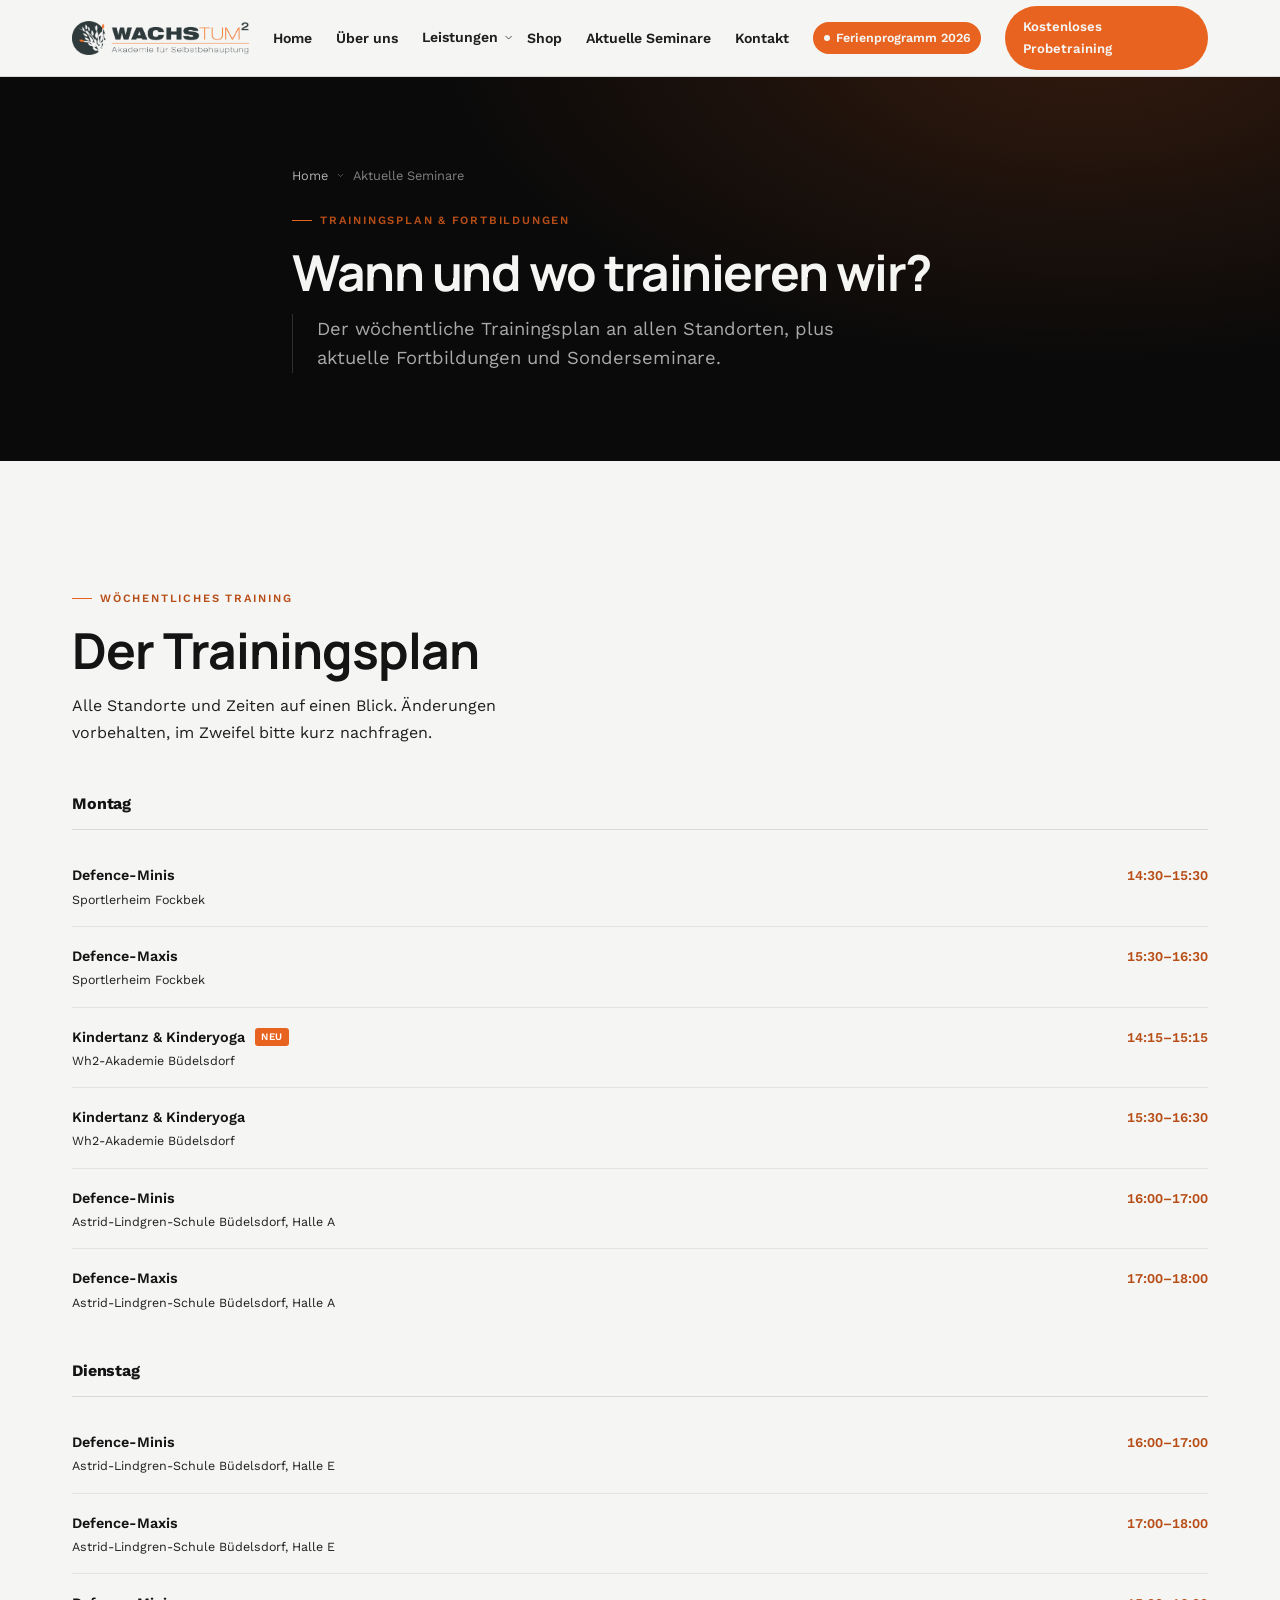
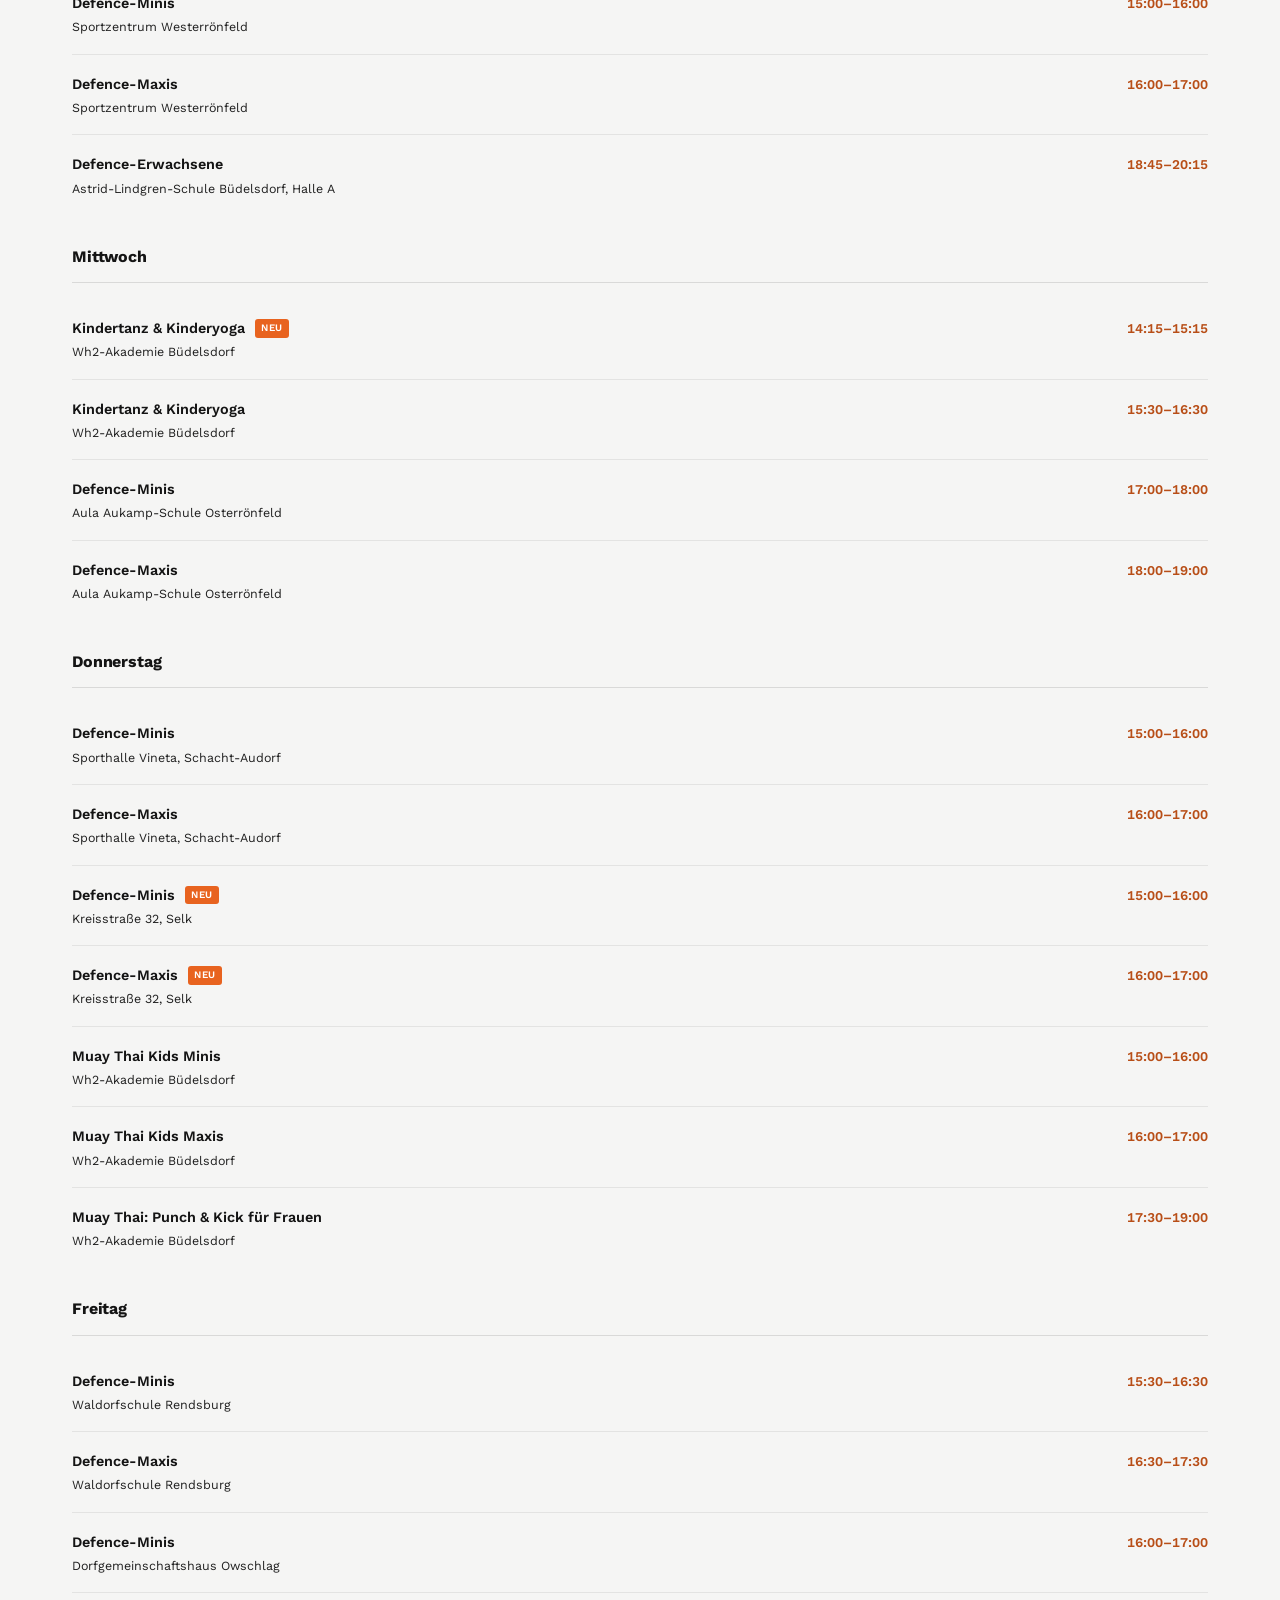
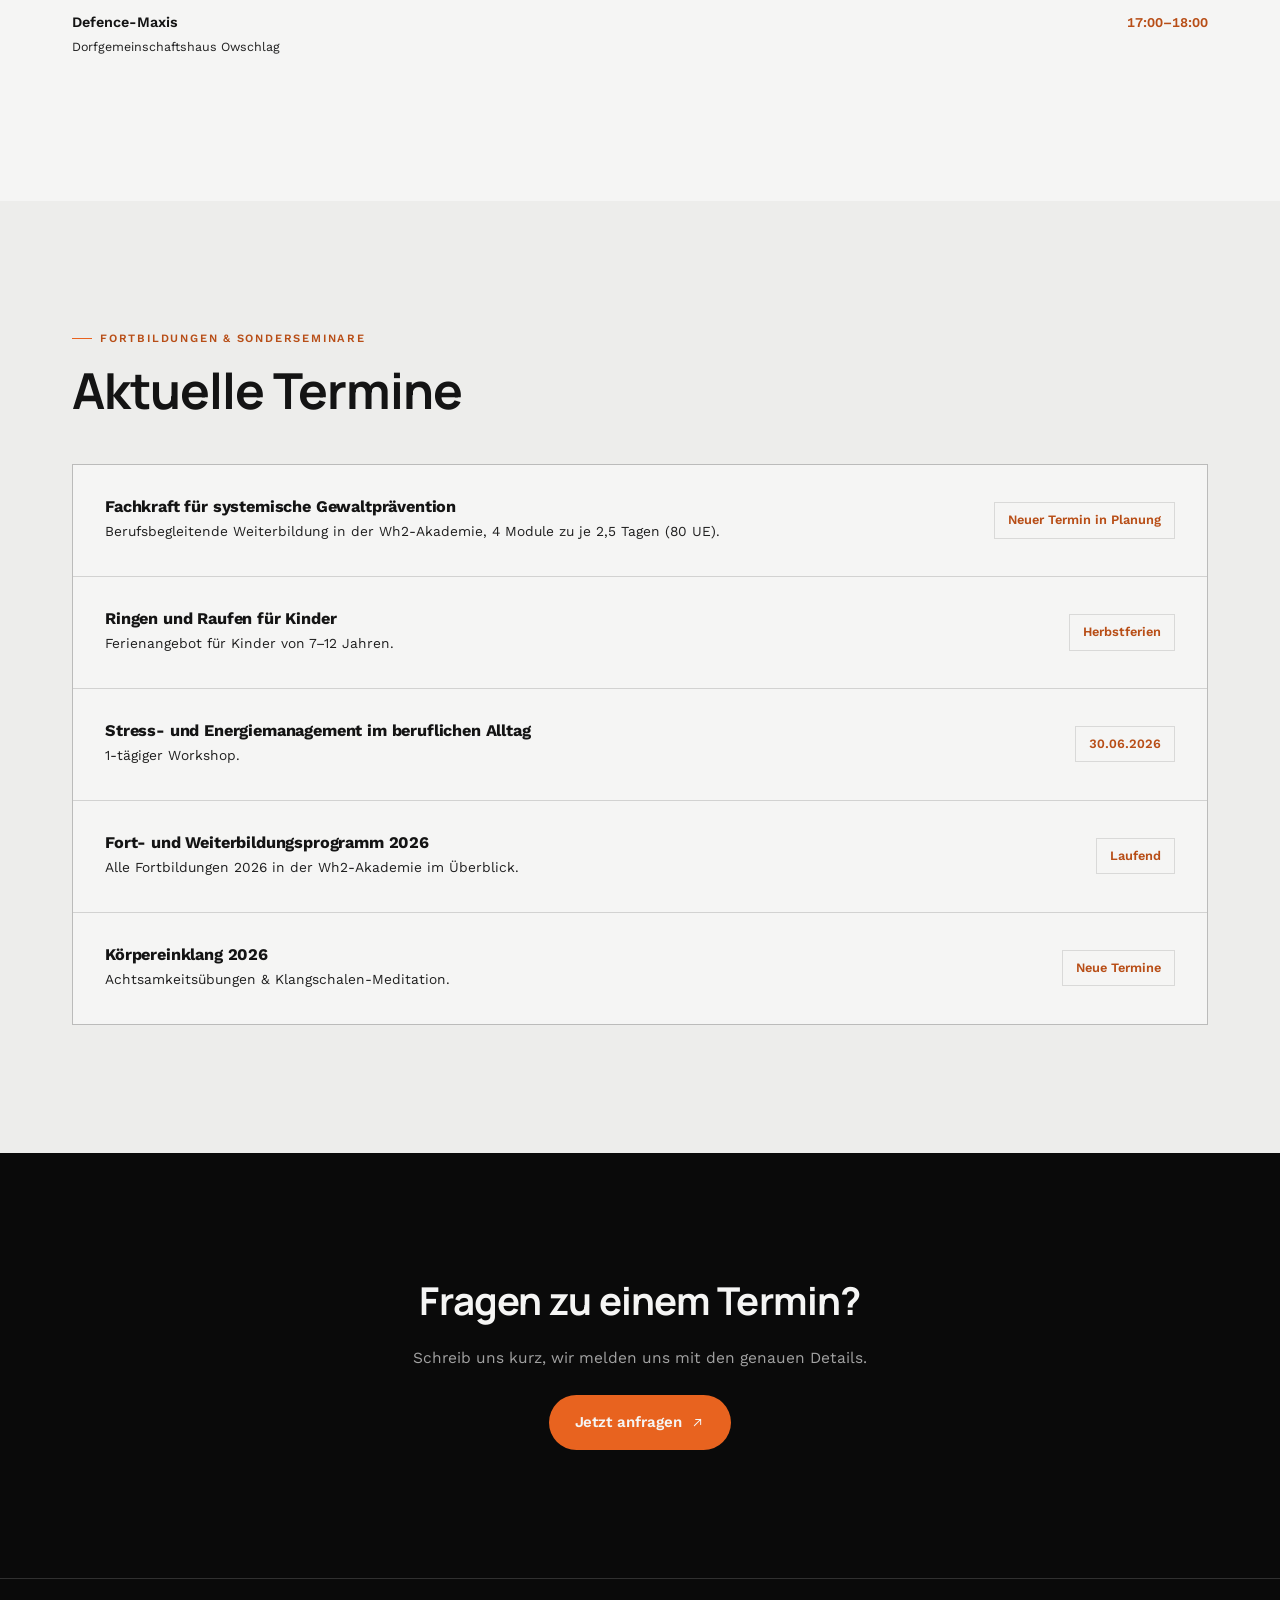
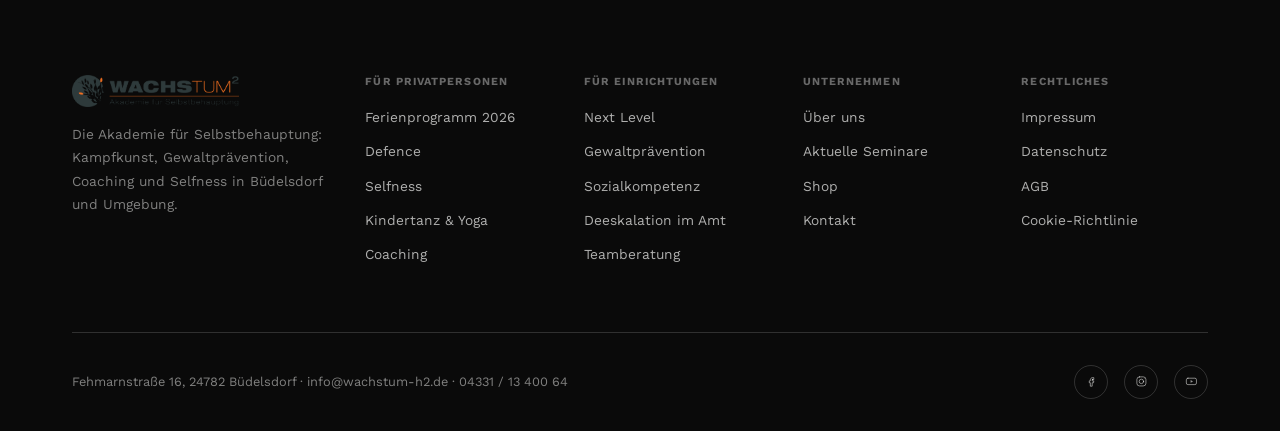
<file: aktuelle-seminare.html>
<!DOCTYPE html>
<html lang="de">
<head>
<meta charset="UTF-8">
<title>Aktuelle Seminare · Wachstum²</title>
<meta name="viewport" content="width=device-width, initial-scale=1">
<meta name="robots" content="noindex, nofollow">
<meta name="description" content="Der wöchentliche Trainingsplan von Wachstum² an allen Standorten, plus aktuelle Fortbildungen und Sonderseminare.">
<link rel="canonical" href="https://wachstum-hoch-zwei.de/aktuelle-kurse/">

<link rel="icon" href="favicon.ico" sizes="any">
<link rel="icon" href="favicon-32x32.png" type="image/png" sizes="32x32">
<link rel="icon" href="favicon-16x16.png" type="image/png" sizes="16x16">
<link rel="apple-touch-icon" href="apple-touch-icon.png">
<link rel="manifest" href="site.webmanifest">
<meta name="theme-color" content="#F5F5F4">

<meta property="og:type" content="website">
<meta property="og:site_name" content="Wachstum² · Akademie für Selbstbehauptung">
<meta property="og:locale" content="de_DE">
<meta property="og:title" content="Aktuelle Seminare · Wachstum²">
<meta property="og:description" content="Der wöchentliche Trainingsplan von Wachstum² an allen Standorten, plus aktuelle Fortbildungen und Sonderseminare.">
<meta property="og:url" content="https://wachstum-hoch-zwei.de/aktuelle-kurse/">
<meta property="og:image" content="https://wachstum-hoch-zwei.de/assets/og/og-image.jpg">
<meta property="og:image:width" content="1200">
<meta property="og:image:height" content="630">
<meta name="twitter:card" content="summary_large_image">
<meta name="twitter:title" content="Aktuelle Seminare · Wachstum²">
<meta name="twitter:description" content="Der wöchentliche Trainingsplan von Wachstum² an allen Standorten, plus aktuelle Fortbildungen und Sonderseminare.">
<meta name="twitter:image" content="https://wachstum-hoch-zwei.de/assets/og/og-image.jpg">

<link rel="preconnect" href="https://fonts.googleapis.com">
<link rel="preconnect" href="https://fonts.gstatic.com" crossorigin>
<link href="https://fonts.googleapis.com/css2?family=Manrope:wght@500;600;700;800&family=Work+Sans:ital,wght@0,400;0,500;0,600;0,700;1,400&display=swap" rel="stylesheet">
<link rel="stylesheet" href="css/styles.css">

<script type="application/ld+json">
{
  "@context": "https://schema.org",
  "@type": "LocalBusiness",
  "@id": "https://wachstum-hoch-zwei.de/#business",
  "name": "Wachstum² – Akademie für Selbstbehauptung",
  "image": "https://wachstum-hoch-zwei.de/assets/og/og-image.jpg",
  "logo": "https://wachstum-hoch-zwei.de/assets/logo/logo-wachstum-h2.png",
  "url": "https://wachstum-hoch-zwei.de/",
  "telephone": "+49 4331 1340064",
  "email": "info@wachstum-h2.de",
  "address": {
    "@type": "PostalAddress",
    "streetAddress": "Fehmarnstraße 16",
    "postalCode": "24782",
    "addressLocality": "Büdelsdorf",
    "addressRegion": "Schleswig-Holstein",
    "addressCountry": "DE"
  },
  "sameAs": [
    "https://www.facebook.com/profile.php?id=100090748542231",
    "https://www.instagram.com/wachstumhoch2/",
    "https://www.youtube.com/channel/UCUe3GwEOC0XnOOG2hOpWc5Q"
  ],
  "foundingDate": "2023",
  "description": "Akademie für Selbstbehauptung: Kampfkunst & Selbstverteidigung, Gewaltprävention, Coaching und Fortbildungen für Kinder, Jugendliche, Familien und Fachkräfte in Büdelsdorf und Umgebung."
}
</script>
</head>
<body>
<svg style="display:none" aria-hidden="true">
  <symbol id="i-arrow" viewBox="0 0 24 24"><path d="M7 17 17 7M9 7h8v8"/></symbol>
  <symbol id="i-check" viewBox="0 0 24 24"><path d="M4 12.5 9.5 18 20 6.5"/></symbol>
  <symbol id="i-chevron" viewBox="0 0 24 24"><path d="M6 9l6 6 6-6"/></symbol>
  <symbol id="i-menu" viewBox="0 0 24 24"><path d="M4 6h16M4 12h16M4 18h16"/></symbol>
  <symbol id="i-close" viewBox="0 0 24 24"><path d="M6 6l12 12M18 6L6 18"/></symbol>
  <symbol id="i-instagram" viewBox="0 0 24 24"><rect x="3.5" y="3.5" width="17" height="17" rx="5"/><circle cx="12" cy="12" r="4.2"/><circle cx="17.2" cy="6.8" r=".6" fill="currentColor" stroke="none"/></symbol>
  <symbol id="i-facebook" viewBox="0 0 24 24"><path d="M14 8.5h2.5V5H14c-2.2 0-4 1.8-4 4v2H8v3.5h2V21h3.5v-6.5H16l.5-3.5h-3V9c0-.6.4-1 1-1Z"/></symbol>
  <symbol id="i-youtube" viewBox="0 0 24 24"><rect x="2.5" y="6" width="19" height="12" rx="3"/><path d="M10.5 9.5v5l4.5-2.5-4.5-2.5Z" fill="currentColor" stroke="none"/></symbol>
</svg>

<header class="site-header">
  <div class="wrap">
    <a href="index.html" class="brand"><img src="assets/logo/logo-wachstum-h2.png" alt="Wachstum² · Akademie für Selbstbehauptung"></a>
    <nav class="site-nav" aria-label="Hauptnavigation">
      <ul>
        <li><a href="index.html">Home</a></li>
        <li><a href="index.html#ueberuns">Über uns</a></li>
        <li class="has-sub">
          <a href="#">Leistungen <svg class="icon"><use href="#i-chevron"/></svg></a>
          <div class="sub-menu">
            <div class="sub-menu-group">
              <h4>Für Einrichtungen, Schule &amp; Unternehmen</h4>
              <ul>
                <li><a href="nextlevel.html">Wh2-next Level Fortbildung</a></li>
                <li><a href="gewaltpraevention.html">Wh2-Gewaltprävention</a></li>
                <li><a href="sozialkompetenz.html">Wh2-Sozialkompetenz-Training</a></li>
                <li><a href="deeskalation-amt.html">Deeskalation im Amt</a></li>
                <li><a href="teamberatung.html">Systemische Teamberatung</a></li>
              </ul>
            </div>
            <div class="sub-menu-group">
              <h4>Für Privatpersonen</h4>
              <ul>
                <li><a href="defence.html">Wh2-defence Selbstverteidigung</a></li>
                <li><a href="selfness.html">Wh2-selfness</a></li>
                <li><a href="kindertanz-yoga.html">Wh2-Kindertanz &amp; Kinderyoga</a></li>
                <li><a href="coaching.html">Wh2-coaching &amp; Beratung</a></li>
              </ul>
            </div>
          </div>
        </li>
        <li><a href="shop.html">Shop</a></li>
        <li><a href="aktuelle-seminare.html">Aktuelle Seminare</a></li>
        <li><a href="kontakt.html">Kontakt</a></li>
        <li><a href="ferienprogramm/" class="nav-pill"><span class="dot"></span> Ferienprogramm 2026</a></li>
      </ul>
    </nav>
    <div class="header-cta">
      <a href="kontakt.html" class="btn btn-outline btn-sm">Kontakt</a>
      <a href="kontakt.html" class="btn btn-primary btn-sm" data-track="cta_header_probetraining">Kostenloses Probetraining</a>
    </div>
    <button class="nav-toggle" aria-label="Menü öffnen"><svg class="icon"><use href="#i-menu"/></svg></button>
  </div>
</header>

<div class="mobile-menu" aria-hidden="true">
  <div class="wrap">
    <div class="mobile-menu-head">
      <img src="assets/logo/logo-wachstum-h2.png" alt="Wachstum²">
      <button class="mobile-menu-close" aria-label="Menü schließen"><svg class="icon"><use href="#i-close"/></svg></button>
    </div>
    <ul>
      <li><a href="index.html">Home</a></li>
      <li><a href="index.html#ueberuns">Über uns</a></li>
      <li>
        <details class="mobile-menu-cat">
          <summary>Leistungen <svg class="icon"><use href="#i-chevron"/></svg></summary>
          <ul>
            <li><a href="nextlevel.html">Wh2-next Level Fortbildung</a></li>
            <li><a href="gewaltpraevention.html">Wh2-Gewaltprävention</a></li>
            <li><a href="sozialkompetenz.html">Wh2-Sozialkompetenz-Training</a></li>
            <li><a href="deeskalation-amt.html">Deeskalation im Amt</a></li>
            <li><a href="teamberatung.html">Systemische Teamberatung</a></li>
            <li><a href="defence.html">Wh2-defence Selbstverteidigung</a></li>
            <li><a href="selfness.html">Wh2-selfness</a></li>
            <li><a href="kindertanz-yoga.html">Wh2-Kindertanz &amp; Kinderyoga</a></li>
            <li><a href="coaching.html">Wh2-coaching &amp; Beratung</a></li>
          </ul>
        </details>
      </li>
      <li><a href="shop.html">Shop</a></li>
      <li><a href="aktuelle-seminare.html">Aktuelle Seminare</a></li>
      <li><a href="kontakt.html">Kontakt</a></li>
      <li><a href="ferienprogramm/" class="nav-pill"><span class="dot"></span> Ferienprogramm 2026</a></li>
    </ul>
    <a href="kontakt.html" class="btn btn-primary btn-block">Kostenloses Probetraining</a>
  </div>
</div>

<header class="hero hero-sub">
  <div class="wrap hero-inner">
    <div class="breadcrumb"><a href="index.html">Home</a> <svg class="icon" style="width:.7em;height:.7em"><use href="#i-chevron"/></svg> Aktuelle Seminare</div>
    <span class="eyebrow">Trainingsplan &amp; Fortbildungen</span>
    <h1>Wann und wo trainieren wir?</h1>
    <p class="slogan">Der wöchentliche Trainingsplan an allen Standorten, plus aktuelle Fortbildungen und Sonderseminare.</p>
  </div>
</header>

<main>
  <section>
    <div class="wrap">
      <div class="section-head reveal">
        <span class="eyebrow">Wöchentliches Training</span>
        <h2>Der Trainingsplan</h2>
        <p>Alle Standorte und Zeiten auf einen Blick. Änderungen vorbehalten, im Zweifel bitte kurz nachfragen.</p>
      </div>
      <div class="schedule-grid">
        <div class="schedule-day reveal">
          <h3>Montag</h3>
          <ul class="schedule-list">
            <li><span><span class="what">Defence-Minis</span><span class="where">Sportlerheim Fockbek</span></span><span class="when">14:30–15:30</span></li>
            <li><span><span class="what">Defence-Maxis</span><span class="where">Sportlerheim Fockbek</span></span><span class="when">15:30–16:30</span></li>
            <li><span><span class="what">Kindertanz &amp; Kinderyoga <span class="schedule-tag">NEU</span></span><span class="where">Wh2-Akademie Büdelsdorf</span></span><span class="when">14:15–15:15</span></li>
            <li><span><span class="what">Kindertanz &amp; Kinderyoga</span><span class="where">Wh2-Akademie Büdelsdorf</span></span><span class="when">15:30–16:30</span></li>
            <li><span><span class="what">Defence-Minis</span><span class="where">Astrid-Lindgren-Schule Büdelsdorf, Halle A</span></span><span class="when">16:00–17:00</span></li>
            <li><span><span class="what">Defence-Maxis</span><span class="where">Astrid-Lindgren-Schule Büdelsdorf, Halle A</span></span><span class="when">17:00–18:00</span></li>
          </ul>
        </div>
        <div class="schedule-day reveal">
          <h3>Dienstag</h3>
          <ul class="schedule-list">
            <li><span><span class="what">Defence-Minis</span><span class="where">Astrid-Lindgren-Schule Büdelsdorf, Halle E</span></span><span class="when">16:00–17:00</span></li>
            <li><span><span class="what">Defence-Maxis</span><span class="where">Astrid-Lindgren-Schule Büdelsdorf, Halle E</span></span><span class="when">17:00–18:00</span></li>
            <li><span><span class="what">Defence-Minis</span><span class="where">Sportzentrum Westerrönfeld</span></span><span class="when">15:00–16:00</span></li>
            <li><span><span class="what">Defence-Maxis</span><span class="where">Sportzentrum Westerrönfeld</span></span><span class="when">16:00–17:00</span></li>
            <li><span><span class="what">Defence-Erwachsene</span><span class="where">Astrid-Lindgren-Schule Büdelsdorf, Halle A</span></span><span class="when">18:45–20:15</span></li>
          </ul>
        </div>
        <div class="schedule-day reveal">
          <h3>Mittwoch</h3>
          <ul class="schedule-list">
            <li><span><span class="what">Kindertanz &amp; Kinderyoga <span class="schedule-tag">NEU</span></span><span class="where">Wh2-Akademie Büdelsdorf</span></span><span class="when">14:15–15:15</span></li>
            <li><span><span class="what">Kindertanz &amp; Kinderyoga</span><span class="where">Wh2-Akademie Büdelsdorf</span></span><span class="when">15:30–16:30</span></li>
            <li><span><span class="what">Defence-Minis</span><span class="where">Aula Aukamp-Schule Osterrönfeld</span></span><span class="when">17:00–18:00</span></li>
            <li><span><span class="what">Defence-Maxis</span><span class="where">Aula Aukamp-Schule Osterrönfeld</span></span><span class="when">18:00–19:00</span></li>
          </ul>
        </div>
        <div class="schedule-day reveal">
          <h3>Donnerstag</h3>
          <ul class="schedule-list">
            <li><span><span class="what">Defence-Minis</span><span class="where">Sporthalle Vineta, Schacht-Audorf</span></span><span class="when">15:00–16:00</span></li>
            <li><span><span class="what">Defence-Maxis</span><span class="where">Sporthalle Vineta, Schacht-Audorf</span></span><span class="when">16:00–17:00</span></li>
            <li><span><span class="what">Defence-Minis <span class="schedule-tag">NEU</span></span><span class="where">Kreisstraße 32, Selk</span></span><span class="when">15:00–16:00</span></li>
            <li><span><span class="what">Defence-Maxis <span class="schedule-tag">NEU</span></span><span class="where">Kreisstraße 32, Selk</span></span><span class="when">16:00–17:00</span></li>
            <li><span><span class="what">Muay Thai Kids Minis</span><span class="where">Wh2-Akademie Büdelsdorf</span></span><span class="when">15:00–16:00</span></li>
            <li><span><span class="what">Muay Thai Kids Maxis</span><span class="where">Wh2-Akademie Büdelsdorf</span></span><span class="when">16:00–17:00</span></li>
            <li><span><span class="what">Muay Thai: Punch &amp; Kick für Frauen</span><span class="where">Wh2-Akademie Büdelsdorf</span></span><span class="when">17:30–19:00</span></li>
          </ul>
        </div>
        <div class="schedule-day reveal">
          <h3>Freitag</h3>
          <ul class="schedule-list">
            <li><span><span class="what">Defence-Minis</span><span class="where">Waldorfschule Rendsburg</span></span><span class="when">15:30–16:30</span></li>
            <li><span><span class="what">Defence-Maxis</span><span class="where">Waldorfschule Rendsburg</span></span><span class="when">16:30–17:30</span></li>
            <li><span><span class="what">Defence-Minis</span><span class="where">Dorfgemeinschaftshaus Owschlag</span></span><span class="when">16:00–17:00</span></li>
            <li><span><span class="what">Defence-Maxis</span><span class="where">Dorfgemeinschaftshaus Owschlag</span></span><span class="when">17:00–18:00</span></li>
          </ul>
        </div>
      </div>
    </div>
  </section>

  <section style="background:var(--paper-soft);">
    <div class="wrap">
      <div class="section-head reveal">
        <span class="eyebrow">Fortbildungen &amp; Sonderseminare</span>
        <h2>Aktuelle Termine</h2>
      </div>
      <div class="seminar-list">
        <div class="seminar-item reveal">
          <div>
            <h3>Fachkraft für systemische Gewaltprävention</h3>
            <p>Berufsbegleitende Weiterbildung in der Wh2-Akademie, 4 Module zu je 2,5 Tagen (80 UE).</p>
          </div>
          <span class="date-badge">Neuer Termin in Planung</span>
        </div>
        <div class="seminar-item reveal">
          <div>
            <h3>Ringen und Raufen für Kinder</h3>
            <p>Ferienangebot für Kinder von 7–12 Jahren.</p>
          </div>
          <span class="date-badge">Herbstferien</span>
        </div>
        <div class="seminar-item reveal">
          <div>
            <h3>Stress- und Energiemanagement im beruflichen Alltag</h3>
            <p>1-tägiger Workshop.</p>
          </div>
          <span class="date-badge">30.06.2026</span>
        </div>
        <div class="seminar-item reveal">
          <div>
            <h3>Fort- und Weiterbildungsprogramm 2026</h3>
            <p>Alle Fortbildungen 2026 in der Wh2-Akademie im Überblick.</p>
          </div>
          <span class="date-badge">Laufend</span>
        </div>
        <div class="seminar-item reveal">
          <div>
            <h3>Körpereinklang 2026</h3>
            <p>Achtsamkeitsübungen &amp; Klangschalen-Meditation.</p>
          </div>
          <span class="date-badge">Neue Termine</span>
        </div>
      </div>
    </div>
  </section>

  <section class="cta-band">
    <div class="wrap">
      <h2>Fragen zu einem Termin?</h2>
      <p>Schreib uns kurz, wir melden uns mit den genauen Details.</p>
      <a href="kontakt.html" class="btn btn-primary" data-track="cta_seminare_kontakt">Jetzt anfragen <svg class="icon"><use href="#i-arrow"/></svg></a>
    </div>
  </section>
</main>

<footer>
  <div class="wrap">
    <div class="footer-grid">
      <div class="footer-brand reveal">
        <img src="assets/logo/logo-wachstum-h2.png" alt="Wachstum²">
        <p>Die Akademie für Selbstbehauptung: Kampfkunst, Gewaltprävention, Coaching und Selfness in Büdelsdorf und Umgebung.</p>
      </div>
      <div class="footer-col reveal">
        <h4>Für Privatpersonen</h4>
        <ul>
          <li><a href="ferienprogramm/">Ferienprogramm 2026</a></li>
          <li><a href="defence.html">Defence</a></li>
          <li><a href="selfness.html">Selfness</a></li>
          <li><a href="kindertanz-yoga.html">Kindertanz &amp; Yoga</a></li>
          <li><a href="coaching.html">Coaching</a></li>
        </ul>
      </div>
      <div class="footer-col reveal">
        <h4>Für Einrichtungen</h4>
        <ul>
          <li><a href="nextlevel.html">Next Level</a></li>
          <li><a href="gewaltpraevention.html">Gewaltprävention</a></li>
          <li><a href="sozialkompetenz.html">Sozialkompetenz</a></li>
          <li><a href="deeskalation-amt.html">Deeskalation im Amt</a></li>
          <li><a href="teamberatung.html">Teamberatung</a></li>
        </ul>
      </div>
      <div class="footer-col reveal">
        <h4>Unternehmen</h4>
        <ul>
          <li><a href="index.html#ueberuns">Über uns</a></li>
          <li><a href="aktuelle-seminare.html">Aktuelle Seminare</a></li>
          <li><a href="shop.html">Shop</a></li>
          <li><a href="kontakt.html">Kontakt</a></li>
        </ul>
      </div>
      <div class="footer-col reveal">
        <h4>Rechtliches</h4>
        <ul>
          <li><a href="https://wachstum-hoch-zwei.de/impressum/" target="_blank" rel="noopener">Impressum</a></li>
          <li><a href="https://wachstum-hoch-zwei.de/datenschutz/" target="_blank" rel="noopener">Datenschutz</a></li>
          <li><a href="https://wachstum-hoch-zwei.de/agb/" target="_blank" rel="noopener">AGB</a></li>
          <li><a href="https://wachstum-hoch-zwei.de/cookie-richtlinie-eu/" target="_blank" rel="noopener">Cookie-Richtlinie</a></li>
        </ul>
      </div>
    </div>
    <div class="foot-bottom">
      <span>Fehmarnstraße 16, 24782 Büdelsdorf · info@wachstum-h2.de · 04331 / 13 400 64</span>
      <div class="foot-social-row">
        <a href="https://www.facebook.com/profile.php?id=100090748542231" class="foot-social" aria-label="Facebook" target="_blank" rel="noopener"><svg class="icon"><use href="#i-facebook"/></svg></a>
        <a href="https://www.instagram.com/wachstumhoch2/" class="foot-social" aria-label="Instagram" target="_blank" rel="noopener"><svg class="icon"><use href="#i-instagram"/></svg></a>
        <a href="https://www.youtube.com/channel/UCUe3GwEOC0XnOOG2hOpWc5Q" class="foot-social" aria-label="YouTube" target="_blank" rel="noopener"><svg class="icon"><use href="#i-youtube"/></svg></a>
      </div>
    </div>
  </div>
</footer>

<script src="js/script.js"></script>

<script type="application/ld+json">
{
  "@context": "https://schema.org",
  "@type": "BreadcrumbList",
  "itemListElement": [
    {
      "@type": "ListItem",
      "position": 1,
      "name": "Home",
      "item": "https://wachstum-hoch-zwei.de/"
    },
    {
      "@type": "ListItem",
      "position": 2,
      "name": "Aktuelle Seminare",
      "item": "https://wachstum-hoch-zwei.de/aktuelle-kurse/"
    }
  ]
}
</script>
</body>
</html>
</file>
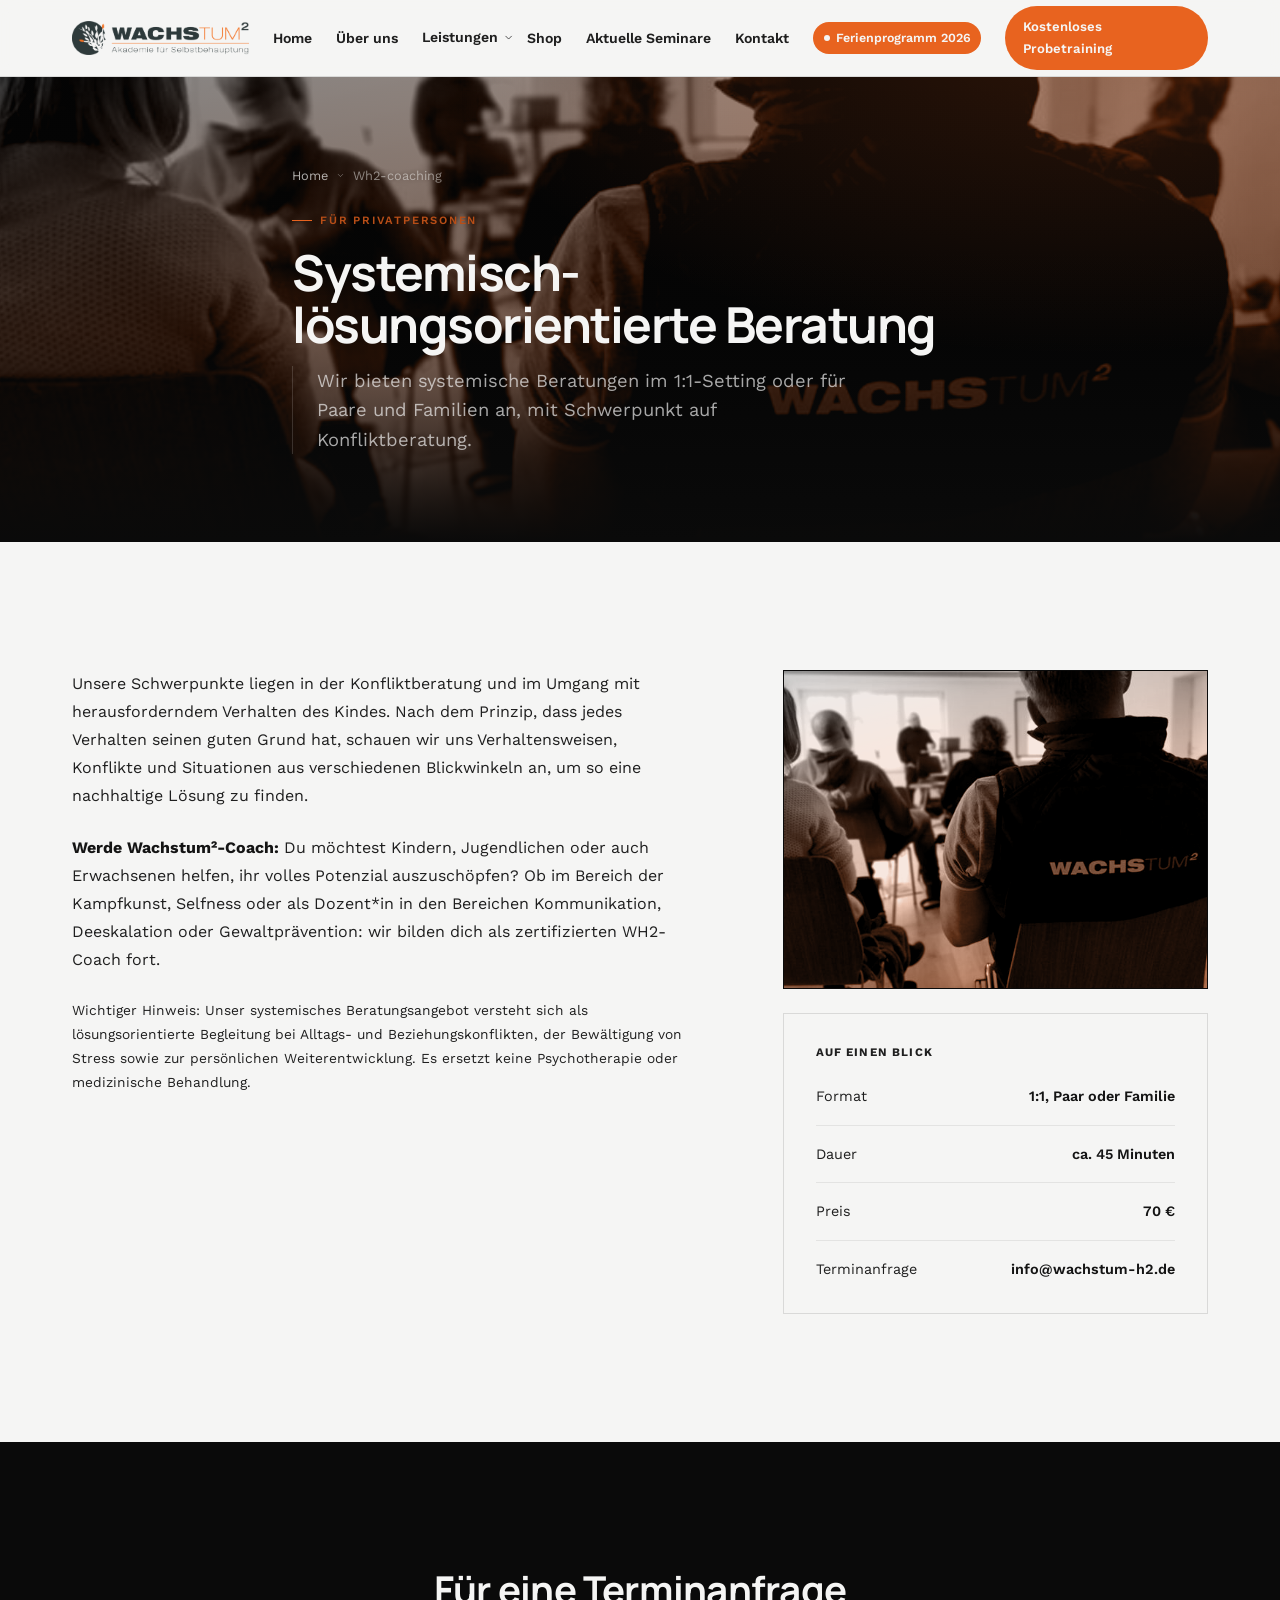
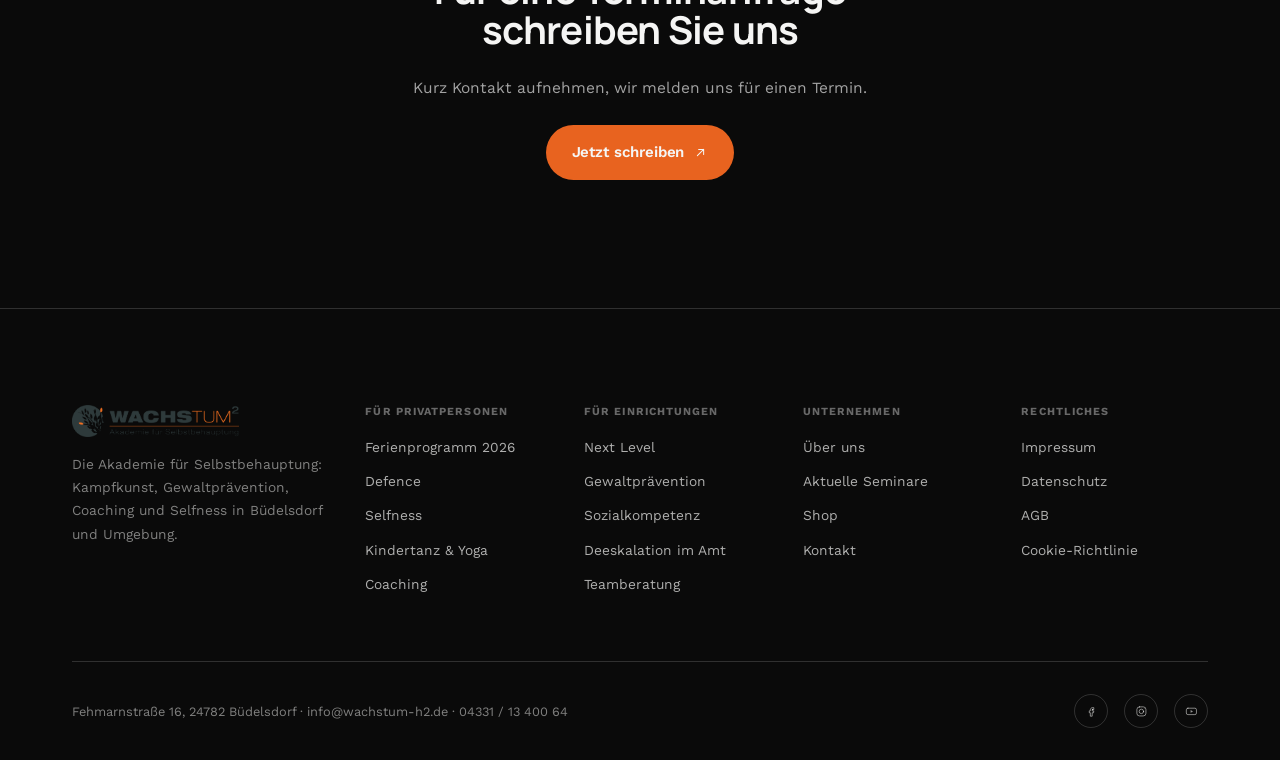
<file: coaching.html>
<!DOCTYPE html>
<html lang="de">
<head>
<meta charset="UTF-8">
<title>Wh2-coaching &amp; Beratung · Wachstum²</title>
<meta name="viewport" content="width=device-width, initial-scale=1">
<meta name="robots" content="noindex, nofollow">
<meta name="description" content="Systemisch-lösungsorientierte Beratung für Einzelpersonen, Paare und Familien, plus die Ausbildung zum Wachstum²-Coach.">
<link rel="canonical" href="https://wachstum-hoch-zwei.de/coaching/">

<link rel="icon" href="favicon.ico" sizes="any">
<link rel="icon" href="favicon-32x32.png" type="image/png" sizes="32x32">
<link rel="icon" href="favicon-16x16.png" type="image/png" sizes="16x16">
<link rel="apple-touch-icon" href="apple-touch-icon.png">
<link rel="manifest" href="site.webmanifest">
<meta name="theme-color" content="#F5F5F4">

<meta property="og:type" content="website">
<meta property="og:site_name" content="Wachstum² · Akademie für Selbstbehauptung">
<meta property="og:locale" content="de_DE">
<meta property="og:title" content="Wh2-coaching &amp; Beratung · Wachstum²">
<meta property="og:description" content="Systemisch-lösungsorientierte Beratung für Einzelpersonen, Paare und Familien, plus die Ausbildung zum Wachstum²-Coach.">
<meta property="og:url" content="https://wachstum-hoch-zwei.de/coaching/">
<meta property="og:image" content="https://wachstum-hoch-zwei.de/assets/og/og-image.jpg">
<meta property="og:image:width" content="1200">
<meta property="og:image:height" content="630">
<meta name="twitter:card" content="summary_large_image">
<meta name="twitter:title" content="Wh2-coaching &amp; Beratung · Wachstum²">
<meta name="twitter:description" content="Systemisch-lösungsorientierte Beratung für Einzelpersonen, Paare und Familien, plus die Ausbildung zum Wachstum²-Coach.">
<meta name="twitter:image" content="https://wachstum-hoch-zwei.de/assets/og/og-image.jpg">

<link rel="preconnect" href="https://fonts.googleapis.com">
<link rel="preconnect" href="https://fonts.gstatic.com" crossorigin>
<link href="https://fonts.googleapis.com/css2?family=Manrope:wght@500;600;700;800&family=Work+Sans:ital,wght@0,400;0,500;0,600;0,700;1,400&display=swap" rel="stylesheet">
<link rel="stylesheet" href="css/styles.css">

<script type="application/ld+json">
{
  "@context": "https://schema.org",
  "@type": "LocalBusiness",
  "@id": "https://wachstum-hoch-zwei.de/#business",
  "name": "Wachstum² – Akademie für Selbstbehauptung",
  "image": "https://wachstum-hoch-zwei.de/assets/og/og-image.jpg",
  "logo": "https://wachstum-hoch-zwei.de/assets/logo/logo-wachstum-h2.png",
  "url": "https://wachstum-hoch-zwei.de/",
  "telephone": "+49 4331 1340064",
  "email": "info@wachstum-h2.de",
  "address": {
    "@type": "PostalAddress",
    "streetAddress": "Fehmarnstraße 16",
    "postalCode": "24782",
    "addressLocality": "Büdelsdorf",
    "addressRegion": "Schleswig-Holstein",
    "addressCountry": "DE"
  },
  "sameAs": [
    "https://www.facebook.com/profile.php?id=100090748542231",
    "https://www.instagram.com/wachstumhoch2/",
    "https://www.youtube.com/channel/UCUe3GwEOC0XnOOG2hOpWc5Q"
  ],
  "foundingDate": "2023",
  "description": "Akademie für Selbstbehauptung: Kampfkunst & Selbstverteidigung, Gewaltprävention, Coaching und Fortbildungen für Kinder, Jugendliche, Familien und Fachkräfte in Büdelsdorf und Umgebung."
}
</script>
</head>
<body>
<svg style="display:none" aria-hidden="true">
  <symbol id="i-arrow" viewBox="0 0 24 24"><path d="M7 17 17 7M9 7h8v8"/></symbol>
  <symbol id="i-check" viewBox="0 0 24 24"><path d="M4 12.5 9.5 18 20 6.5"/></symbol>
  <symbol id="i-chevron" viewBox="0 0 24 24"><path d="M6 9l6 6 6-6"/></symbol>
  <symbol id="i-menu" viewBox="0 0 24 24"><path d="M4 6h16M4 12h16M4 18h16"/></symbol>
  <symbol id="i-close" viewBox="0 0 24 24"><path d="M6 6l12 12M18 6L6 18"/></symbol>
  <symbol id="i-users" viewBox="0 0 24 24"><circle cx="9" cy="8" r="3.2"/><path d="M2.5 20c0-3.6 2.9-6 6.5-6s6.5 2.4 6.5 6"/><circle cx="17.5" cy="9" r="2.4"/><path d="M15.5 20c.2-2.9 1.9-4.9 4-5.6"/></symbol>
  <symbol id="i-calendar" viewBox="0 0 24 24"><rect x="3.5" y="5" width="17" height="15.5" rx="1.5"/><path d="M3.5 9.5h17M8 3v4M16 3v4"/></symbol>
  <symbol id="i-clock" viewBox="0 0 24 24"><circle cx="12" cy="12" r="8.5"/><path d="M12 7.5V12l3 2"/></symbol>
  <symbol id="i-pin" viewBox="0 0 24 24"><path d="M12 21s7-6.4 7-12a7 7 0 1 0-14 0c0 5.6 7 12 7 12Z"/><circle cx="12" cy="9" r="2.4"/></symbol>
  <symbol id="i-instagram" viewBox="0 0 24 24"><rect x="3.5" y="3.5" width="17" height="17" rx="5"/><circle cx="12" cy="12" r="4.2"/><circle cx="17.2" cy="6.8" r=".6" fill="currentColor" stroke="none"/></symbol>
  <symbol id="i-facebook" viewBox="0 0 24 24"><path d="M14 8.5h2.5V5H14c-2.2 0-4 1.8-4 4v2H8v3.5h2V21h3.5v-6.5H16l.5-3.5h-3V9c0-.6.4-1 1-1Z"/></symbol>
  <symbol id="i-youtube" viewBox="0 0 24 24"><rect x="2.5" y="6" width="19" height="12" rx="3"/><path d="M10.5 9.5v5l4.5-2.5-4.5-2.5Z" fill="currentColor" stroke="none"/></symbol>
</svg>

<header class="site-header">
  <div class="wrap">
    <a href="index.html" class="brand"><img src="assets/logo/logo-wachstum-h2.png" alt="Wachstum² · Akademie für Selbstbehauptung"></a>
    <nav class="site-nav" aria-label="Hauptnavigation">
      <ul>
        <li><a href="index.html">Home</a></li>
        <li><a href="index.html#ueberuns">Über uns</a></li>
        <li class="has-sub">
          <a href="#">Leistungen <svg class="icon"><use href="#i-chevron"/></svg></a>
          <div class="sub-menu">
            <div class="sub-menu-group">
              <h4>Für Einrichtungen, Schule &amp; Unternehmen</h4>
              <ul>
                <li><a href="nextlevel.html">Wh2-next Level Fortbildung</a></li>
                <li><a href="gewaltpraevention.html">Wh2-Gewaltprävention</a></li>
                <li><a href="sozialkompetenz.html">Wh2-Sozialkompetenz-Training</a></li>
                <li><a href="deeskalation-amt.html">Deeskalation im Amt</a></li>
                <li><a href="teamberatung.html">Systemische Teamberatung</a></li>
              </ul>
            </div>
            <div class="sub-menu-group">
              <h4>Für Privatpersonen</h4>
              <ul>
                <li><a href="defence.html">Wh2-defence Selbstverteidigung</a></li>
                <li><a href="selfness.html">Wh2-selfness</a></li>
                <li><a href="kindertanz-yoga.html">Wh2-Kindertanz &amp; Kinderyoga</a></li>
                <li><a href="coaching.html">Wh2-coaching &amp; Beratung</a></li>
              </ul>
            </div>
          </div>
        </li>
        <li><a href="shop.html">Shop</a></li>
        <li><a href="aktuelle-seminare.html">Aktuelle Seminare</a></li>
        <li><a href="kontakt.html">Kontakt</a></li>
        <li><a href="ferienprogramm/" class="nav-pill"><span class="dot"></span> Ferienprogramm 2026</a></li>
      </ul>
    </nav>
    <div class="header-cta">
      <a href="kontakt.html" class="btn btn-outline btn-sm">Kontakt</a>
      <a href="kontakt.html" class="btn btn-primary btn-sm" data-track="cta_header_probetraining">Kostenloses Probetraining</a>
    </div>
    <button class="nav-toggle" aria-label="Menü öffnen"><svg class="icon"><use href="#i-menu"/></svg></button>
  </div>
</header>

<div class="mobile-menu" aria-hidden="true">
  <div class="wrap">
    <div class="mobile-menu-head">
      <img src="assets/logo/logo-wachstum-h2.png" alt="Wachstum²">
      <button class="mobile-menu-close" aria-label="Menü schließen"><svg class="icon"><use href="#i-close"/></svg></button>
    </div>
    <ul>
      <li><a href="index.html">Home</a></li>
      <li><a href="index.html#ueberuns">Über uns</a></li>
      <li>
        <details class="mobile-menu-cat">
          <summary>Leistungen <svg class="icon"><use href="#i-chevron"/></svg></summary>
          <ul>
            <li><a href="nextlevel.html">Wh2-next Level Fortbildung</a></li>
            <li><a href="gewaltpraevention.html">Wh2-Gewaltprävention</a></li>
            <li><a href="sozialkompetenz.html">Wh2-Sozialkompetenz-Training</a></li>
            <li><a href="deeskalation-amt.html">Deeskalation im Amt</a></li>
            <li><a href="teamberatung.html">Systemische Teamberatung</a></li>
            <li><a href="defence.html">Wh2-defence Selbstverteidigung</a></li>
            <li><a href="selfness.html">Wh2-selfness</a></li>
            <li><a href="kindertanz-yoga.html">Wh2-Kindertanz &amp; Kinderyoga</a></li>
            <li><a href="coaching.html">Wh2-coaching &amp; Beratung</a></li>
          </ul>
        </details>
      </li>
      <li><a href="shop.html">Shop</a></li>
      <li><a href="aktuelle-seminare.html">Aktuelle Seminare</a></li>
      <li><a href="kontakt.html">Kontakt</a></li>
      <li><a href="ferienprogramm/" class="nav-pill"><span class="dot"></span> Ferienprogramm 2026</a></li>
    </ul>
    <a href="kontakt.html" class="btn btn-primary btn-block">Kostenloses Probetraining</a>
  </div>
</div>

<header class="hero hero-sub">
  <div class="photo-loop single" aria-hidden="true">
    <img src="assets/fotos/leistungen/generic-portrait-training.jpg" alt="">
  </div>
  <div class="wrap hero-inner">
    <div class="breadcrumb"><a href="index.html">Home</a> <svg class="icon" style="width:.7em;height:.7em"><use href="#i-chevron"/></svg> Wh2-coaching</div>
    <span class="eyebrow">Für Privatpersonen</span>
    <h1>Systemisch-lösungsorientierte Beratung</h1>
    <p class="slogan">Wir bieten systemische Beratungen im 1:1-Setting oder für Paare und Familien an, mit Schwerpunkt auf Konfliktberatung.</p>
  </div>
</header>

<main>
  <section>
    <div class="wrap content-grid">
      <div class="prose reveal">
        <p>Unsere Schwerpunkte liegen in der Konfliktberatung und im Umgang mit herausforderndem Verhalten des Kindes. Nach dem Prinzip, dass jedes Verhalten seinen guten Grund hat, schauen wir uns Verhaltensweisen, Konflikte und Situationen aus verschiedenen Blickwinkeln an, um so eine nachhaltige Lösung zu finden.</p>
        <p><strong>Werde Wachstum²-Coach:</strong> Du möchtest Kindern, Jugendlichen oder auch Erwachsenen helfen, ihr volles Potenzial auszuschöpfen? Ob im Bereich der Kampfkunst, Selfness oder als Dozent*in in den Bereichen Kommunikation, Deeskalation oder Gewaltprävention: wir bilden dich als zertifizierten WH2-Coach fort.</p>
        <p style="font-size:.86rem; color:var(--ink-soft);">Wichtiger Hinweis: Unser systemisches Beratungsangebot versteht sich als lösungsorientierte Begleitung bei Alltags- und Beziehungskonflikten, der Bewältigung von Stress sowie zur persönlichen Weiterentwicklung. Es ersetzt keine Psychotherapie oder medizinische Behandlung.</p>
      </div>
      <div class="reveal" style="display:grid; gap:var(--s3);">
        <div class="photo-frame content-photo">
          <img src="assets/fotos/leistungen/generic-portrait-training.jpg" alt="Coaching-Gespräch bei Wachstum²">
        </div>
        <div class="info-card">
          <h3>Auf einen Blick</h3>
          <dl>
            <div><dt>Format</dt><dd>1:1, Paar oder Familie</dd></div>
            <div><dt>Dauer</dt><dd>ca. 45 Minuten</dd></div>
            <div><dt>Preis</dt><dd>70 €</dd></div>
            <div><dt>Terminanfrage</dt><dd>info@wachstum-h2.de</dd></div>
          </dl>
        </div>
      </div>
    </div>
  </section>

  <section class="cta-band">
    <div class="wrap">
      <h2>Für eine Terminanfrage schreiben Sie uns</h2>
      <p>Kurz Kontakt aufnehmen, wir melden uns für einen Termin.</p>
      <a href="kontakt.html" class="btn btn-primary" data-track="cta_coaching_kontakt">Jetzt schreiben <svg class="icon"><use href="#i-arrow"/></svg></a>
    </div>
  </section>
</main>

<footer>
  <div class="wrap">
    <div class="footer-grid">
      <div class="footer-brand reveal">
        <img src="assets/logo/logo-wachstum-h2.png" alt="Wachstum²">
        <p>Die Akademie für Selbstbehauptung: Kampfkunst, Gewaltprävention, Coaching und Selfness in Büdelsdorf und Umgebung.</p>
      </div>
      <div class="footer-col reveal">
        <h4>Für Privatpersonen</h4>
        <ul>
          <li><a href="ferienprogramm/">Ferienprogramm 2026</a></li>
          <li><a href="defence.html">Defence</a></li>
          <li><a href="selfness.html">Selfness</a></li>
          <li><a href="kindertanz-yoga.html">Kindertanz &amp; Yoga</a></li>
          <li><a href="coaching.html">Coaching</a></li>
        </ul>
      </div>
      <div class="footer-col reveal">
        <h4>Für Einrichtungen</h4>
        <ul>
          <li><a href="nextlevel.html">Next Level</a></li>
          <li><a href="gewaltpraevention.html">Gewaltprävention</a></li>
          <li><a href="sozialkompetenz.html">Sozialkompetenz</a></li>
          <li><a href="deeskalation-amt.html">Deeskalation im Amt</a></li>
          <li><a href="teamberatung.html">Teamberatung</a></li>
        </ul>
      </div>
      <div class="footer-col reveal">
        <h4>Unternehmen</h4>
        <ul>
          <li><a href="index.html#ueberuns">Über uns</a></li>
          <li><a href="aktuelle-seminare.html">Aktuelle Seminare</a></li>
          <li><a href="shop.html">Shop</a></li>
          <li><a href="kontakt.html">Kontakt</a></li>
        </ul>
      </div>
      <div class="footer-col reveal">
        <h4>Rechtliches</h4>
        <ul>
          <li><a href="https://wachstum-hoch-zwei.de/impressum/" target="_blank" rel="noopener">Impressum</a></li>
          <li><a href="https://wachstum-hoch-zwei.de/datenschutz/" target="_blank" rel="noopener">Datenschutz</a></li>
          <li><a href="https://wachstum-hoch-zwei.de/agb/" target="_blank" rel="noopener">AGB</a></li>
          <li><a href="https://wachstum-hoch-zwei.de/cookie-richtlinie-eu/" target="_blank" rel="noopener">Cookie-Richtlinie</a></li>
        </ul>
      </div>
    </div>
    <div class="foot-bottom">
      <span>Fehmarnstraße 16, 24782 Büdelsdorf · info@wachstum-h2.de · 04331 / 13 400 64</span>
      <div class="foot-social-row">
        <a href="https://www.facebook.com/profile.php?id=100090748542231" class="foot-social" aria-label="Facebook" target="_blank" rel="noopener"><svg class="icon"><use href="#i-facebook"/></svg></a>
        <a href="https://www.instagram.com/wachstumhoch2/" class="foot-social" aria-label="Instagram" target="_blank" rel="noopener"><svg class="icon"><use href="#i-instagram"/></svg></a>
        <a href="https://www.youtube.com/channel/UCUe3GwEOC0XnOOG2hOpWc5Q" class="foot-social" aria-label="YouTube" target="_blank" rel="noopener"><svg class="icon"><use href="#i-youtube"/></svg></a>
      </div>
    </div>
  </div>
</footer>

<script src="js/script.js"></script>

<script type="application/ld+json">
{
  "@context": "https://schema.org",
  "@type": "BreadcrumbList",
  "itemListElement": [
    {
      "@type": "ListItem",
      "position": 1,
      "name": "Home",
      "item": "https://wachstum-hoch-zwei.de/"
    },
    {
      "@type": "ListItem",
      "position": 2,
      "name": "Wh2-coaching",
      "item": "https://wachstum-hoch-zwei.de/coaching/"
    }
  ]
}
</script>
</body>
</html>
</file>
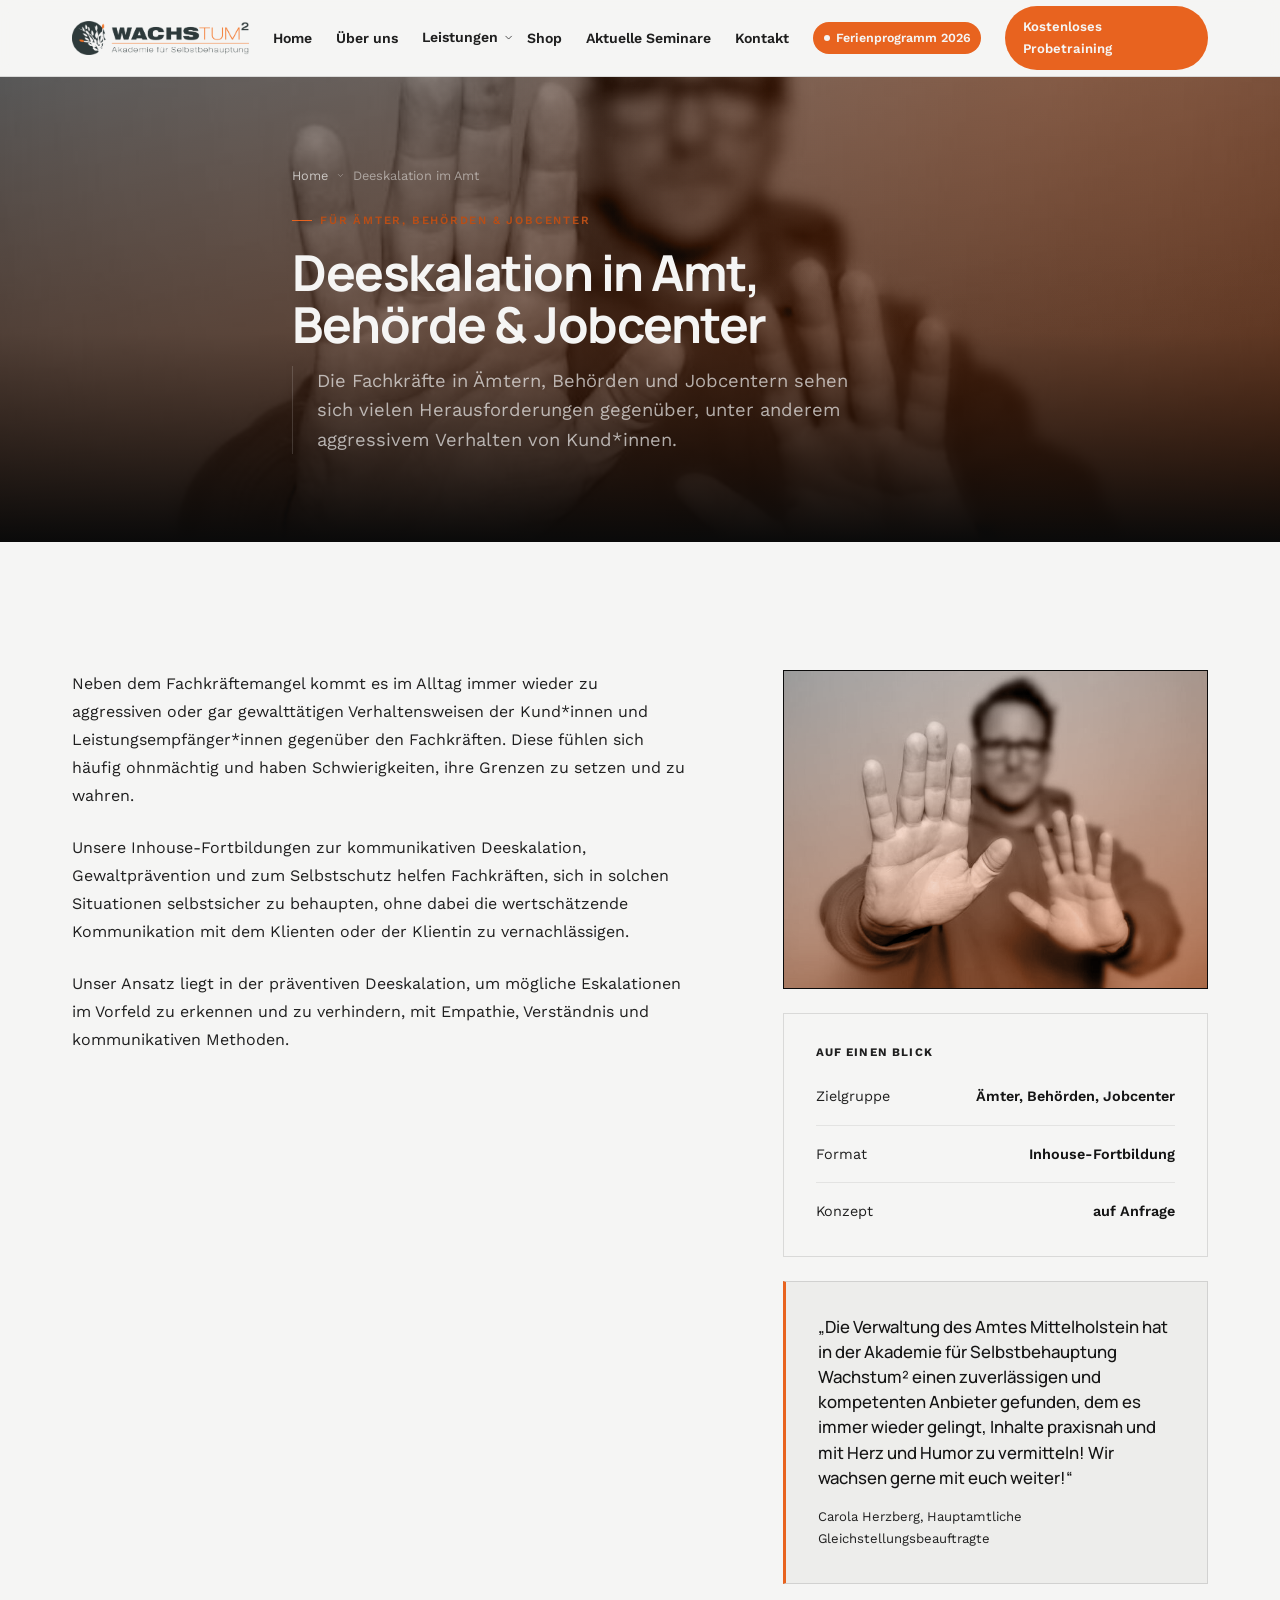
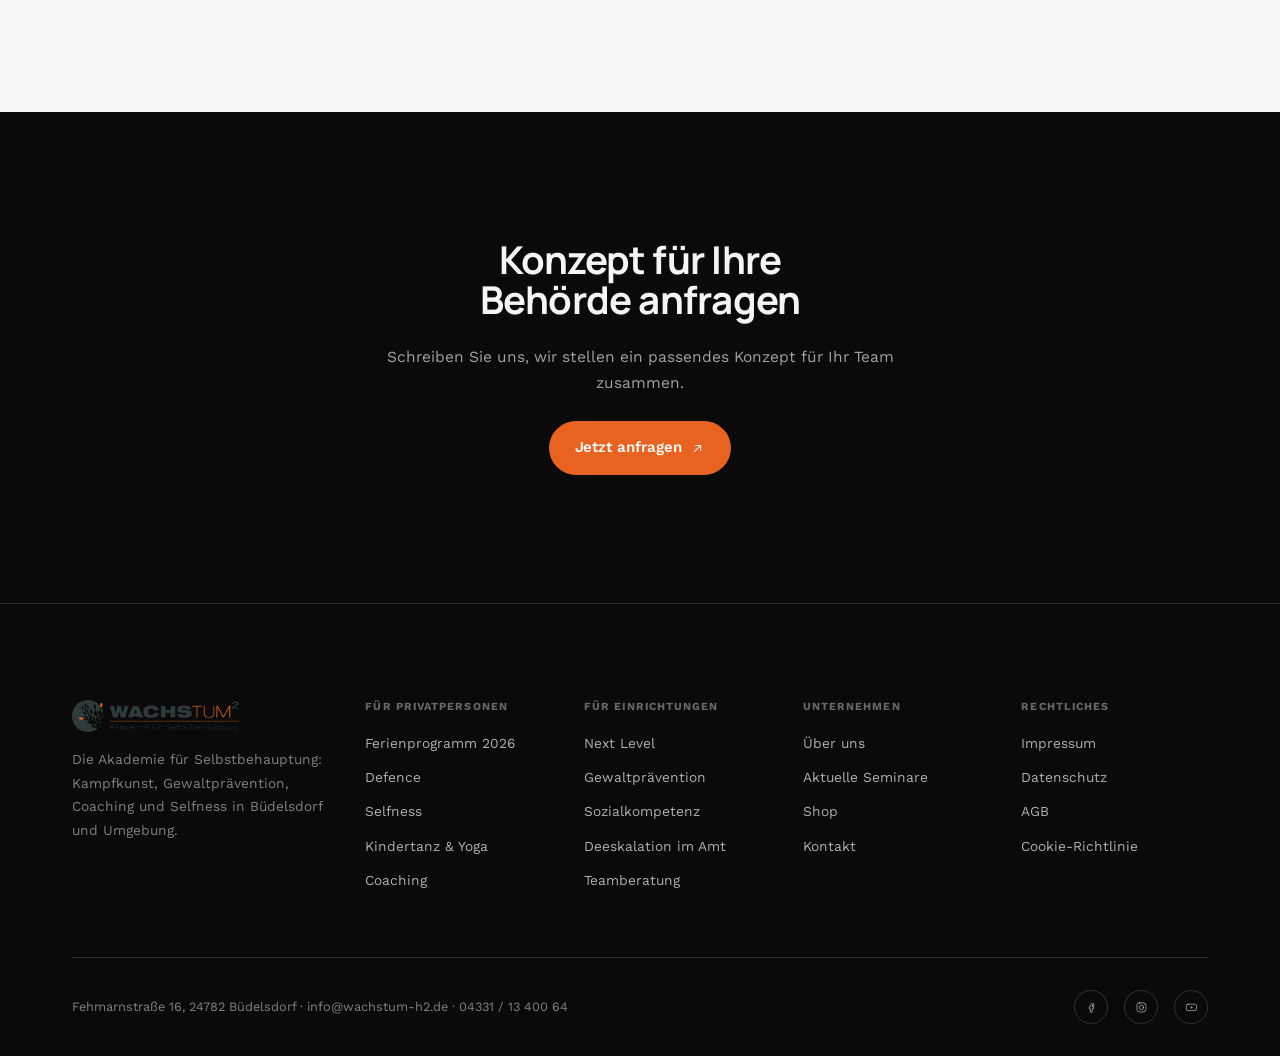
<file: deeskalation-amt.html>
<!DOCTYPE html>
<html lang="de">
<head>
<meta charset="UTF-8">
<title>Deeskalation im Amt · Wachstum²</title>
<meta name="viewport" content="width=device-width, initial-scale=1">
<meta name="robots" content="noindex, nofollow">
<meta name="description" content="Inhouse-Fortbildungen zur kommunikativen Deeskalation, Gewaltprävention und Selbstschutz für Fachkräfte in Ämtern, Behörden und Jobcentern.">
<link rel="canonical" href="https://wachstum-hoch-zwei.de/deeskalation-amt/">

<link rel="icon" href="favicon.ico" sizes="any">
<link rel="icon" href="favicon-32x32.png" type="image/png" sizes="32x32">
<link rel="icon" href="favicon-16x16.png" type="image/png" sizes="16x16">
<link rel="apple-touch-icon" href="apple-touch-icon.png">
<link rel="manifest" href="site.webmanifest">
<meta name="theme-color" content="#F5F5F4">

<meta property="og:type" content="website">
<meta property="og:site_name" content="Wachstum² · Akademie für Selbstbehauptung">
<meta property="og:locale" content="de_DE">
<meta property="og:title" content="Deeskalation im Amt · Wachstum²">
<meta property="og:description" content="Inhouse-Fortbildungen zur kommunikativen Deeskalation, Gewaltprävention und Selbstschutz für Fachkräfte in Ämtern, Behörden und Jobcentern.">
<meta property="og:url" content="https://wachstum-hoch-zwei.de/deeskalation-amt/">
<meta property="og:image" content="https://wachstum-hoch-zwei.de/assets/og/og-image.jpg">
<meta property="og:image:width" content="1200">
<meta property="og:image:height" content="630">
<meta name="twitter:card" content="summary_large_image">
<meta name="twitter:title" content="Deeskalation im Amt · Wachstum²">
<meta name="twitter:description" content="Inhouse-Fortbildungen zur kommunikativen Deeskalation, Gewaltprävention und Selbstschutz für Fachkräfte in Ämtern, Behörden und Jobcentern.">
<meta name="twitter:image" content="https://wachstum-hoch-zwei.de/assets/og/og-image.jpg">

<link rel="preconnect" href="https://fonts.googleapis.com">
<link rel="preconnect" href="https://fonts.gstatic.com" crossorigin>
<link href="https://fonts.googleapis.com/css2?family=Manrope:wght@500;600;700;800&family=Work+Sans:ital,wght@0,400;0,500;0,600;0,700;1,400&display=swap" rel="stylesheet">
<link rel="stylesheet" href="css/styles.css">

<script type="application/ld+json">
{
  "@context": "https://schema.org",
  "@type": "LocalBusiness",
  "@id": "https://wachstum-hoch-zwei.de/#business",
  "name": "Wachstum² – Akademie für Selbstbehauptung",
  "image": "https://wachstum-hoch-zwei.de/assets/og/og-image.jpg",
  "logo": "https://wachstum-hoch-zwei.de/assets/logo/logo-wachstum-h2.png",
  "url": "https://wachstum-hoch-zwei.de/",
  "telephone": "+49 4331 1340064",
  "email": "info@wachstum-h2.de",
  "address": {
    "@type": "PostalAddress",
    "streetAddress": "Fehmarnstraße 16",
    "postalCode": "24782",
    "addressLocality": "Büdelsdorf",
    "addressRegion": "Schleswig-Holstein",
    "addressCountry": "DE"
  },
  "sameAs": [
    "https://www.facebook.com/profile.php?id=100090748542231",
    "https://www.instagram.com/wachstumhoch2/",
    "https://www.youtube.com/channel/UCUe3GwEOC0XnOOG2hOpWc5Q"
  ],
  "foundingDate": "2023",
  "description": "Akademie für Selbstbehauptung: Kampfkunst & Selbstverteidigung, Gewaltprävention, Coaching und Fortbildungen für Kinder, Jugendliche, Familien und Fachkräfte in Büdelsdorf und Umgebung."
}
</script>
</head>
<body>
<svg style="display:none" aria-hidden="true">
  <symbol id="i-arrow" viewBox="0 0 24 24"><path d="M7 17 17 7M9 7h8v8"/></symbol>
  <symbol id="i-check" viewBox="0 0 24 24"><path d="M4 12.5 9.5 18 20 6.5"/></symbol>
  <symbol id="i-chevron" viewBox="0 0 24 24"><path d="M6 9l6 6 6-6"/></symbol>
  <symbol id="i-menu" viewBox="0 0 24 24"><path d="M4 6h16M4 12h16M4 18h16"/></symbol>
  <symbol id="i-close" viewBox="0 0 24 24"><path d="M6 6l12 12M18 6L6 18"/></symbol>
  <symbol id="i-users" viewBox="0 0 24 24"><circle cx="9" cy="8" r="3.2"/><path d="M2.5 20c0-3.6 2.9-6 6.5-6s6.5 2.4 6.5 6"/><circle cx="17.5" cy="9" r="2.4"/><path d="M15.5 20c.2-2.9 1.9-4.9 4-5.6"/></symbol>
  <symbol id="i-calendar" viewBox="0 0 24 24"><rect x="3.5" y="5" width="17" height="15.5" rx="1.5"/><path d="M3.5 9.5h17M8 3v4M16 3v4"/></symbol>
  <symbol id="i-clock" viewBox="0 0 24 24"><circle cx="12" cy="12" r="8.5"/><path d="M12 7.5V12l3 2"/></symbol>
  <symbol id="i-pin" viewBox="0 0 24 24"><path d="M12 21s7-6.4 7-12a7 7 0 1 0-14 0c0 5.6 7 12 7 12Z"/><circle cx="12" cy="9" r="2.4"/></symbol>
  <symbol id="i-instagram" viewBox="0 0 24 24"><rect x="3.5" y="3.5" width="17" height="17" rx="5"/><circle cx="12" cy="12" r="4.2"/><circle cx="17.2" cy="6.8" r=".6" fill="currentColor" stroke="none"/></symbol>
  <symbol id="i-facebook" viewBox="0 0 24 24"><path d="M14 8.5h2.5V5H14c-2.2 0-4 1.8-4 4v2H8v3.5h2V21h3.5v-6.5H16l.5-3.5h-3V9c0-.6.4-1 1-1Z"/></symbol>
  <symbol id="i-youtube" viewBox="0 0 24 24"><rect x="2.5" y="6" width="19" height="12" rx="3"/><path d="M10.5 9.5v5l4.5-2.5-4.5-2.5Z" fill="currentColor" stroke="none"/></symbol>
</svg>

<header class="site-header">
  <div class="wrap">
    <a href="index.html" class="brand"><img src="assets/logo/logo-wachstum-h2.png" alt="Wachstum² · Akademie für Selbstbehauptung"></a>
    <nav class="site-nav" aria-label="Hauptnavigation">
      <ul>
        <li><a href="index.html">Home</a></li>
        <li><a href="index.html#ueberuns">Über uns</a></li>
        <li class="has-sub">
          <a href="#">Leistungen <svg class="icon"><use href="#i-chevron"/></svg></a>
          <div class="sub-menu">
            <div class="sub-menu-group">
              <h4>Für Einrichtungen, Schule &amp; Unternehmen</h4>
              <ul>
                <li><a href="nextlevel.html">Wh2-next Level Fortbildung</a></li>
                <li><a href="gewaltpraevention.html">Wh2-Gewaltprävention</a></li>
                <li><a href="sozialkompetenz.html">Wh2-Sozialkompetenz-Training</a></li>
                <li><a href="deeskalation-amt.html">Deeskalation im Amt</a></li>
                <li><a href="teamberatung.html">Systemische Teamberatung</a></li>
              </ul>
            </div>
            <div class="sub-menu-group">
              <h4>Für Privatpersonen</h4>
              <ul>
                <li><a href="defence.html">Wh2-defence Selbstverteidigung</a></li>
                <li><a href="selfness.html">Wh2-selfness</a></li>
                <li><a href="kindertanz-yoga.html">Wh2-Kindertanz &amp; Kinderyoga</a></li>
                <li><a href="coaching.html">Wh2-coaching &amp; Beratung</a></li>
              </ul>
            </div>
          </div>
        </li>
        <li><a href="shop.html">Shop</a></li>
        <li><a href="aktuelle-seminare.html">Aktuelle Seminare</a></li>
        <li><a href="kontakt.html">Kontakt</a></li>
        <li><a href="ferienprogramm/" class="nav-pill"><span class="dot"></span> Ferienprogramm 2026</a></li>
      </ul>
    </nav>
    <div class="header-cta">
      <a href="kontakt.html" class="btn btn-outline btn-sm">Kontakt</a>
      <a href="kontakt.html" class="btn btn-primary btn-sm" data-track="cta_header_probetraining">Kostenloses Probetraining</a>
    </div>
    <button class="nav-toggle" aria-label="Menü öffnen"><svg class="icon"><use href="#i-menu"/></svg></button>
  </div>
</header>

<div class="mobile-menu" aria-hidden="true">
  <div class="wrap">
    <div class="mobile-menu-head">
      <img src="assets/logo/logo-wachstum-h2.png" alt="Wachstum²">
      <button class="mobile-menu-close" aria-label="Menü schließen"><svg class="icon"><use href="#i-close"/></svg></button>
    </div>
    <ul>
      <li><a href="index.html">Home</a></li>
      <li><a href="index.html#ueberuns">Über uns</a></li>
      <li>
        <details class="mobile-menu-cat">
          <summary>Leistungen <svg class="icon"><use href="#i-chevron"/></svg></summary>
          <ul>
            <li><a href="nextlevel.html">Wh2-next Level Fortbildung</a></li>
            <li><a href="gewaltpraevention.html">Wh2-Gewaltprävention</a></li>
            <li><a href="sozialkompetenz.html">Wh2-Sozialkompetenz-Training</a></li>
            <li><a href="deeskalation-amt.html">Deeskalation im Amt</a></li>
            <li><a href="teamberatung.html">Systemische Teamberatung</a></li>
            <li><a href="defence.html">Wh2-defence Selbstverteidigung</a></li>
            <li><a href="selfness.html">Wh2-selfness</a></li>
            <li><a href="kindertanz-yoga.html">Wh2-Kindertanz &amp; Kinderyoga</a></li>
            <li><a href="coaching.html">Wh2-coaching &amp; Beratung</a></li>
          </ul>
        </details>
      </li>
      <li><a href="shop.html">Shop</a></li>
      <li><a href="aktuelle-seminare.html">Aktuelle Seminare</a></li>
      <li><a href="kontakt.html">Kontakt</a></li>
      <li><a href="ferienprogramm/" class="nav-pill"><span class="dot"></span> Ferienprogramm 2026</a></li>
    </ul>
    <a href="kontakt.html" class="btn btn-primary btn-block">Kostenloses Probetraining</a>
  </div>
</div>

<header class="hero hero-sub">
  <div class="photo-loop single" aria-hidden="true">
    <img src="assets/fotos/leistungen/deeskalation.jpg" alt="">
  </div>
  <div class="wrap hero-inner">
    <div class="breadcrumb"><a href="index.html">Home</a> <svg class="icon" style="width:.7em;height:.7em"><use href="#i-chevron"/></svg> Deeskalation im Amt</div>
    <span class="eyebrow">Für Ämter, Behörden &amp; Jobcenter</span>
    <h1>Deeskalation in Amt, Behörde &amp; Jobcenter</h1>
    <p class="slogan">Die Fachkräfte in Ämtern, Behörden und Jobcentern sehen sich vielen Herausforderungen gegenüber, unter anderem aggressivem Verhalten von Kund*innen.</p>
  </div>
</header>

<main>
  <section>
    <div class="wrap content-grid">
      <div class="prose reveal">
        <p>Neben dem Fachkräftemangel kommt es im Alltag immer wieder zu aggressiven oder gar gewalttätigen Verhaltensweisen der Kund*innen und Leistungsempfänger*innen gegenüber den Fachkräften. Diese fühlen sich häufig ohnmächtig und haben Schwierigkeiten, ihre Grenzen zu setzen und zu wahren.</p>
        <p>Unsere Inhouse-Fortbildungen zur kommunikativen Deeskalation, Gewaltprävention und zum Selbstschutz helfen Fachkräften, sich in solchen Situationen selbstsicher zu behaupten, ohne dabei die wertschätzende Kommunikation mit dem Klienten oder der Klientin zu vernachlässigen.</p>
        <p>Unser Ansatz liegt in der präventiven Deeskalation, um mögliche Eskalationen im Vorfeld zu erkennen und zu verhindern, mit Empathie, Verständnis und kommunikativen Methoden.</p>
      </div>
      <div class="reveal" style="display:grid; gap:var(--s3);">
        <div class="photo-frame content-photo">
          <img src="assets/fotos/leistungen/deeskalation.jpg" alt="Deeskalationstraining für Fachkräfte im Amt">
        </div>
        <div class="info-card">
          <h3>Auf einen Blick</h3>
          <dl>
            <div><dt>Zielgruppe</dt><dd>Ämter, Behörden, Jobcenter</dd></div>
            <div><dt>Format</dt><dd>Inhouse-Fortbildung</dd></div>
            <div><dt>Konzept</dt><dd>auf Anfrage</dd></div>
          </dl>
        </div>
        <div class="quote-card">
          <p>„Die Verwaltung des Amtes Mittelholstein hat in der Akademie für Selbstbehauptung Wachstum² einen zuverlässigen und kompetenten Anbieter gefunden, dem es immer wieder gelingt, Inhalte praxisnah und mit Herz und Humor zu vermitteln! Wir wachsen gerne mit euch weiter!“</p>
          <cite>Carola Herzberg, Hauptamtliche Gleichstellungsbeauftragte</cite>
        </div>
      </div>
    </div>
  </section>

  <section class="cta-band">
    <div class="wrap">
      <h2>Konzept für Ihre Behörde anfragen</h2>
      <p>Schreiben Sie uns, wir stellen ein passendes Konzept für Ihr Team zusammen.</p>
      <a href="kontakt.html" class="btn btn-primary" data-track="cta_deeskalation_kontakt">Jetzt anfragen <svg class="icon"><use href="#i-arrow"/></svg></a>
    </div>
  </section>
</main>

<footer>
  <div class="wrap">
    <div class="footer-grid">
      <div class="footer-brand reveal">
        <img src="assets/logo/logo-wachstum-h2.png" alt="Wachstum²">
        <p>Die Akademie für Selbstbehauptung: Kampfkunst, Gewaltprävention, Coaching und Selfness in Büdelsdorf und Umgebung.</p>
      </div>
      <div class="footer-col reveal">
        <h4>Für Privatpersonen</h4>
        <ul>
          <li><a href="ferienprogramm/">Ferienprogramm 2026</a></li>
          <li><a href="defence.html">Defence</a></li>
          <li><a href="selfness.html">Selfness</a></li>
          <li><a href="kindertanz-yoga.html">Kindertanz &amp; Yoga</a></li>
          <li><a href="coaching.html">Coaching</a></li>
        </ul>
      </div>
      <div class="footer-col reveal">
        <h4>Für Einrichtungen</h4>
        <ul>
          <li><a href="nextlevel.html">Next Level</a></li>
          <li><a href="gewaltpraevention.html">Gewaltprävention</a></li>
          <li><a href="sozialkompetenz.html">Sozialkompetenz</a></li>
          <li><a href="deeskalation-amt.html">Deeskalation im Amt</a></li>
          <li><a href="teamberatung.html">Teamberatung</a></li>
        </ul>
      </div>
      <div class="footer-col reveal">
        <h4>Unternehmen</h4>
        <ul>
          <li><a href="index.html#ueberuns">Über uns</a></li>
          <li><a href="aktuelle-seminare.html">Aktuelle Seminare</a></li>
          <li><a href="shop.html">Shop</a></li>
          <li><a href="kontakt.html">Kontakt</a></li>
        </ul>
      </div>
      <div class="footer-col reveal">
        <h4>Rechtliches</h4>
        <ul>
          <li><a href="https://wachstum-hoch-zwei.de/impressum/" target="_blank" rel="noopener">Impressum</a></li>
          <li><a href="https://wachstum-hoch-zwei.de/datenschutz/" target="_blank" rel="noopener">Datenschutz</a></li>
          <li><a href="https://wachstum-hoch-zwei.de/agb/" target="_blank" rel="noopener">AGB</a></li>
          <li><a href="https://wachstum-hoch-zwei.de/cookie-richtlinie-eu/" target="_blank" rel="noopener">Cookie-Richtlinie</a></li>
        </ul>
      </div>
    </div>
    <div class="foot-bottom">
      <span>Fehmarnstraße 16, 24782 Büdelsdorf · info@wachstum-h2.de · 04331 / 13 400 64</span>
      <div class="foot-social-row">
        <a href="https://www.facebook.com/profile.php?id=100090748542231" class="foot-social" aria-label="Facebook" target="_blank" rel="noopener"><svg class="icon"><use href="#i-facebook"/></svg></a>
        <a href="https://www.instagram.com/wachstumhoch2/" class="foot-social" aria-label="Instagram" target="_blank" rel="noopener"><svg class="icon"><use href="#i-instagram"/></svg></a>
        <a href="https://www.youtube.com/channel/UCUe3GwEOC0XnOOG2hOpWc5Q" class="foot-social" aria-label="YouTube" target="_blank" rel="noopener"><svg class="icon"><use href="#i-youtube"/></svg></a>
      </div>
    </div>
  </div>
</footer>

<script src="js/script.js"></script>

<script type="application/ld+json">
{
  "@context": "https://schema.org",
  "@type": "BreadcrumbList",
  "itemListElement": [
    {
      "@type": "ListItem",
      "position": 1,
      "name": "Home",
      "item": "https://wachstum-hoch-zwei.de/"
    },
    {
      "@type": "ListItem",
      "position": 2,
      "name": "Deeskalation im Amt",
      "item": "https://wachstum-hoch-zwei.de/deeskalation-amt/"
    }
  ]
}
</script>
</body>
</html>
</file>
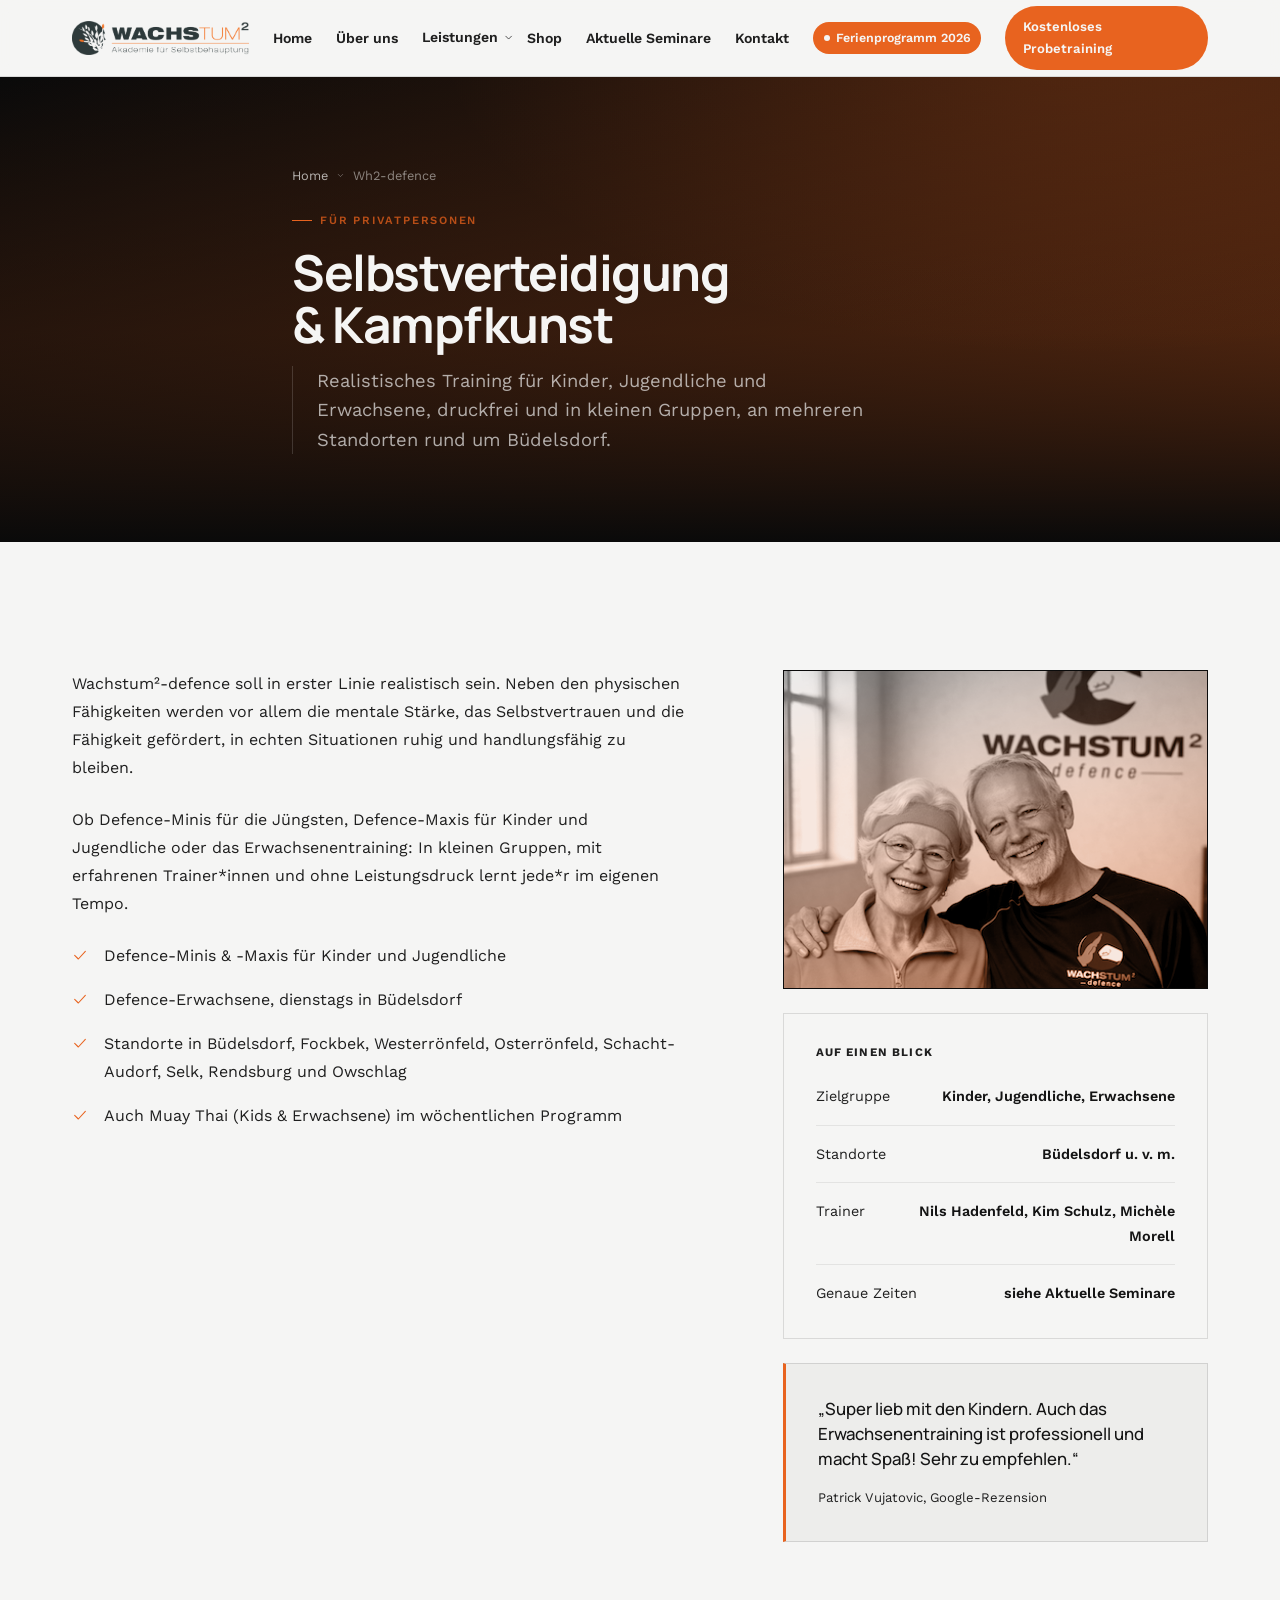
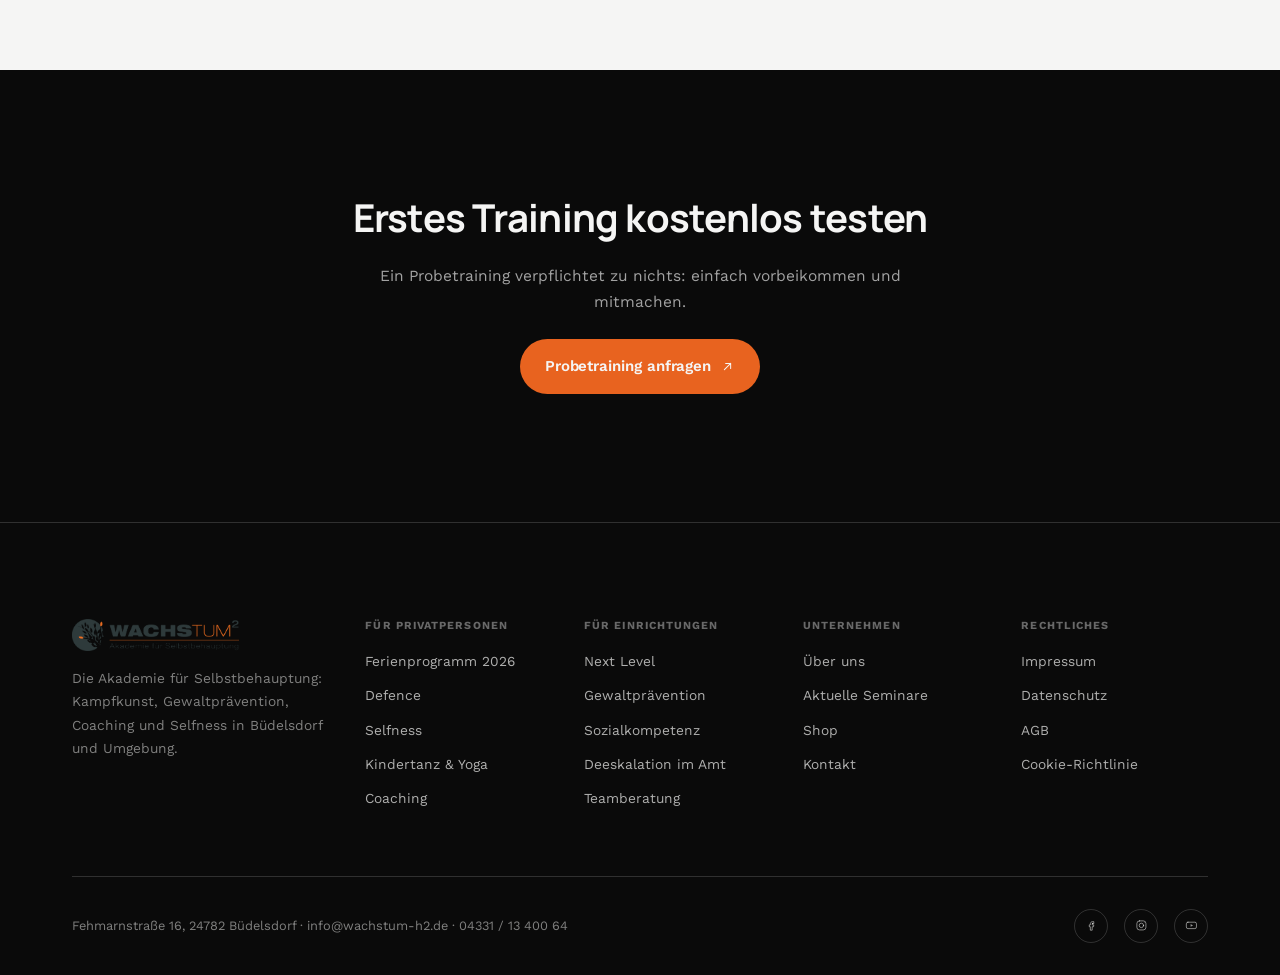
<file: defence.html>
<!DOCTYPE html>
<html lang="de">
<head>
<meta charset="UTF-8">
<title>Wh2-defence · Selbstverteidigung &amp; Kampfkunst · Wachstum²</title>
<meta name="viewport" content="width=device-width, initial-scale=1">
<meta name="robots" content="noindex, nofollow">
<meta name="description" content="Wh2-defence: realistische Selbstverteidigung und Kampfkunst für Kinder, Jugendliche und Erwachsene in Büdelsdorf, Fockbek, Rendsburg und Umgebung.">
<link rel="canonical" href="https://wachstum-hoch-zwei.de/defence/">

<link rel="icon" href="favicon.ico" sizes="any">
<link rel="icon" href="favicon-32x32.png" type="image/png" sizes="32x32">
<link rel="icon" href="favicon-16x16.png" type="image/png" sizes="16x16">
<link rel="apple-touch-icon" href="apple-touch-icon.png">
<link rel="manifest" href="site.webmanifest">
<meta name="theme-color" content="#F5F5F4">

<meta property="og:type" content="website">
<meta property="og:site_name" content="Wachstum² · Akademie für Selbstbehauptung">
<meta property="og:locale" content="de_DE">
<meta property="og:title" content="Wh2-defence · Selbstverteidigung &amp; Kampfkunst · Wachstum²">
<meta property="og:description" content="Wh2-defence: realistische Selbstverteidigung und Kampfkunst für Kinder, Jugendliche und Erwachsene in Büdelsdorf, Fockbek, Rendsburg und Umgebung.">
<meta property="og:url" content="https://wachstum-hoch-zwei.de/defence/">
<meta property="og:image" content="https://wachstum-hoch-zwei.de/assets/og/og-image.jpg">
<meta property="og:image:width" content="1200">
<meta property="og:image:height" content="630">
<meta name="twitter:card" content="summary_large_image">
<meta name="twitter:title" content="Wh2-defence · Selbstverteidigung &amp; Kampfkunst · Wachstum²">
<meta name="twitter:description" content="Wh2-defence: realistische Selbstverteidigung und Kampfkunst für Kinder, Jugendliche und Erwachsene in Büdelsdorf, Fockbek, Rendsburg und Umgebung.">
<meta name="twitter:image" content="https://wachstum-hoch-zwei.de/assets/og/og-image.jpg">

<link rel="preconnect" href="https://fonts.googleapis.com">
<link rel="preconnect" href="https://fonts.gstatic.com" crossorigin>
<link href="https://fonts.googleapis.com/css2?family=Manrope:wght@500;600;700;800&family=Work+Sans:ital,wght@0,400;0,500;0,600;0,700;1,400&display=swap" rel="stylesheet">
<link rel="stylesheet" href="css/styles.css">

<script type="application/ld+json">
{
  "@context": "https://schema.org",
  "@type": "LocalBusiness",
  "@id": "https://wachstum-hoch-zwei.de/#business",
  "name": "Wachstum² – Akademie für Selbstbehauptung",
  "image": "https://wachstum-hoch-zwei.de/assets/og/og-image.jpg",
  "logo": "https://wachstum-hoch-zwei.de/assets/logo/logo-wachstum-h2.png",
  "url": "https://wachstum-hoch-zwei.de/",
  "telephone": "+49 4331 1340064",
  "email": "info@wachstum-h2.de",
  "address": {
    "@type": "PostalAddress",
    "streetAddress": "Fehmarnstraße 16",
    "postalCode": "24782",
    "addressLocality": "Büdelsdorf",
    "addressRegion": "Schleswig-Holstein",
    "addressCountry": "DE"
  },
  "sameAs": [
    "https://www.facebook.com/profile.php?id=100090748542231",
    "https://www.instagram.com/wachstumhoch2/",
    "https://www.youtube.com/channel/UCUe3GwEOC0XnOOG2hOpWc5Q"
  ],
  "foundingDate": "2023",
  "description": "Akademie für Selbstbehauptung: Kampfkunst & Selbstverteidigung, Gewaltprävention, Coaching und Fortbildungen für Kinder, Jugendliche, Familien und Fachkräfte in Büdelsdorf und Umgebung."
}
</script>
</head>
<body>
<svg style="display:none" aria-hidden="true">
  <symbol id="i-arrow" viewBox="0 0 24 24"><path d="M7 17 17 7M9 7h8v8"/></symbol>
  <symbol id="i-check" viewBox="0 0 24 24"><path d="M4 12.5 9.5 18 20 6.5"/></symbol>
  <symbol id="i-chevron" viewBox="0 0 24 24"><path d="M6 9l6 6 6-6"/></symbol>
  <symbol id="i-menu" viewBox="0 0 24 24"><path d="M4 6h16M4 12h16M4 18h16"/></symbol>
  <symbol id="i-close" viewBox="0 0 24 24"><path d="M6 6l12 12M18 6L6 18"/></symbol>
  <symbol id="i-users" viewBox="0 0 24 24"><circle cx="9" cy="8" r="3.2"/><path d="M2.5 20c0-3.6 2.9-6 6.5-6s6.5 2.4 6.5 6"/><circle cx="17.5" cy="9" r="2.4"/><path d="M15.5 20c.2-2.9 1.9-4.9 4-5.6"/></symbol>
  <symbol id="i-calendar" viewBox="0 0 24 24"><rect x="3.5" y="5" width="17" height="15.5" rx="1.5"/><path d="M3.5 9.5h17M8 3v4M16 3v4"/></symbol>
  <symbol id="i-clock" viewBox="0 0 24 24"><circle cx="12" cy="12" r="8.5"/><path d="M12 7.5V12l3 2"/></symbol>
  <symbol id="i-pin" viewBox="0 0 24 24"><path d="M12 21s7-6.4 7-12a7 7 0 1 0-14 0c0 5.6 7 12 7 12Z"/><circle cx="12" cy="9" r="2.4"/></symbol>
  <symbol id="i-instagram" viewBox="0 0 24 24"><rect x="3.5" y="3.5" width="17" height="17" rx="5"/><circle cx="12" cy="12" r="4.2"/><circle cx="17.2" cy="6.8" r=".6" fill="currentColor" stroke="none"/></symbol>
  <symbol id="i-facebook" viewBox="0 0 24 24"><path d="M14 8.5h2.5V5H14c-2.2 0-4 1.8-4 4v2H8v3.5h2V21h3.5v-6.5H16l.5-3.5h-3V9c0-.6.4-1 1-1Z"/></symbol>
  <symbol id="i-youtube" viewBox="0 0 24 24"><rect x="2.5" y="6" width="19" height="12" rx="3"/><path d="M10.5 9.5v5l4.5-2.5-4.5-2.5Z" fill="currentColor" stroke="none"/></symbol>
</svg>

<header class="site-header">
  <div class="wrap">
    <a href="index.html" class="brand"><img src="assets/logo/logo-wachstum-h2.png" alt="Wachstum² · Akademie für Selbstbehauptung"></a>
    <nav class="site-nav" aria-label="Hauptnavigation">
      <ul>
        <li><a href="index.html">Home</a></li>
        <li><a href="index.html#ueberuns">Über uns</a></li>
        <li class="has-sub">
          <a href="#">Leistungen <svg class="icon"><use href="#i-chevron"/></svg></a>
          <div class="sub-menu">
            <div class="sub-menu-group">
              <h4>Für Einrichtungen, Schule &amp; Unternehmen</h4>
              <ul>
                <li><a href="nextlevel.html">Wh2-next Level Fortbildung</a></li>
                <li><a href="gewaltpraevention.html">Wh2-Gewaltprävention</a></li>
                <li><a href="sozialkompetenz.html">Wh2-Sozialkompetenz-Training</a></li>
                <li><a href="deeskalation-amt.html">Deeskalation im Amt</a></li>
                <li><a href="teamberatung.html">Systemische Teamberatung</a></li>
              </ul>
            </div>
            <div class="sub-menu-group">
              <h4>Für Privatpersonen</h4>
              <ul>
                <li><a href="defence.html">Wh2-defence Selbstverteidigung</a></li>
                <li><a href="selfness.html">Wh2-selfness</a></li>
                <li><a href="kindertanz-yoga.html">Wh2-Kindertanz &amp; Kinderyoga</a></li>
                <li><a href="coaching.html">Wh2-coaching &amp; Beratung</a></li>
              </ul>
            </div>
          </div>
        </li>
        <li><a href="shop.html">Shop</a></li>
        <li><a href="aktuelle-seminare.html">Aktuelle Seminare</a></li>
        <li><a href="kontakt.html">Kontakt</a></li>
        <li><a href="ferienprogramm/" class="nav-pill"><span class="dot"></span> Ferienprogramm 2026</a></li>
      </ul>
    </nav>
    <div class="header-cta">
      <a href="kontakt.html" class="btn btn-outline btn-sm">Kontakt</a>
      <a href="kontakt.html" class="btn btn-primary btn-sm" data-track="cta_header_probetraining">Kostenloses Probetraining</a>
    </div>
    <button class="nav-toggle" aria-label="Menü öffnen"><svg class="icon"><use href="#i-menu"/></svg></button>
  </div>
</header>

<div class="mobile-menu" aria-hidden="true">
  <div class="wrap">
    <div class="mobile-menu-head">
      <img src="assets/logo/logo-wachstum-h2.png" alt="Wachstum²">
      <button class="mobile-menu-close" aria-label="Menü schließen"><svg class="icon"><use href="#i-close"/></svg></button>
    </div>
    <ul>
      <li><a href="index.html">Home</a></li>
      <li><a href="index.html#ueberuns">Über uns</a></li>
      <li>
        <details class="mobile-menu-cat">
          <summary>Leistungen <svg class="icon"><use href="#i-chevron"/></svg></summary>
          <ul>
            <li><a href="nextlevel.html">Wh2-next Level Fortbildung</a></li>
            <li><a href="gewaltpraevention.html">Wh2-Gewaltprävention</a></li>
            <li><a href="sozialkompetenz.html">Wh2-Sozialkompetenz-Training</a></li>
            <li><a href="deeskalation-amt.html">Deeskalation im Amt</a></li>
            <li><a href="teamberatung.html">Systemische Teamberatung</a></li>
            <li><a href="defence.html">Wh2-defence Selbstverteidigung</a></li>
            <li><a href="selfness.html">Wh2-selfness</a></li>
            <li><a href="kindertanz-yoga.html">Wh2-Kindertanz &amp; Kinderyoga</a></li>
            <li><a href="coaching.html">Wh2-coaching &amp; Beratung</a></li>
          </ul>
        </details>
      </li>
      <li><a href="shop.html">Shop</a></li>
      <li><a href="aktuelle-seminare.html">Aktuelle Seminare</a></li>
      <li><a href="kontakt.html">Kontakt</a></li>
      <li><a href="ferienprogramm/" class="nav-pill"><span class="dot"></span> Ferienprogramm 2026</a></li>
    </ul>
    <a href="kontakt.html" class="btn btn-primary btn-block">Kostenloses Probetraining</a>
  </div>
</div>

<header class="hero hero-sub">
  <div class="photo-loop" aria-hidden="true">
    <img src="assets/fotos/leistungen/defence-kindertraining.png" alt="">
    <img src="assets/fotos/leistungen/defence-muaythai-kids.png" alt="">
    <img src="assets/fotos/leistungen/defence-erwachsenentraining.png" alt="">
    <img src="assets/fotos/leistungen/defence-muaythai.png" alt="">
  </div>
  <div class="wrap hero-inner">
    <div class="breadcrumb"><a href="index.html">Home</a> <svg class="icon" style="width:.7em;height:.7em"><use href="#i-chevron"/></svg> Wh2-defence</div>
    <span class="eyebrow">Für Privatpersonen</span>
    <h1>Selbstverteidigung &amp; Kampfkunst</h1>
    <p class="slogan">Realistisches Training für Kinder, Jugendliche und Erwachsene, druckfrei und in kleinen Gruppen, an mehreren Standorten rund um Büdelsdorf.</p>
  </div>
</header>

<main>
  <section>
    <div class="wrap content-grid">
      <div class="prose reveal">
        <p>Wachstum²-defence soll in erster Linie realistisch sein. Neben den physischen Fähigkeiten werden vor allem die mentale Stärke, das Selbstvertrauen und die Fähigkeit gefördert, in echten Situationen ruhig und handlungsfähig zu bleiben.</p>
        <p>Ob Defence-Minis für die Jüngsten, Defence-Maxis für Kinder und Jugendliche oder das Erwachsenentraining: In kleinen Gruppen, mit erfahrenen Trainer*innen und ohne Leistungsdruck lernt jede*r im eigenen Tempo.</p>
        <ul>
          <li><svg class="icon"><use href="#i-check"/></svg> Defence-Minis &amp; -Maxis für Kinder und Jugendliche</li>
          <li><svg class="icon"><use href="#i-check"/></svg> Defence-Erwachsene, dienstags in Büdelsdorf</li>
          <li><svg class="icon"><use href="#i-check"/></svg> Standorte in Büdelsdorf, Fockbek, Westerrönfeld, Osterrönfeld, Schacht-Audorf, Selk, Rendsburg und Owschlag</li>
          <li><svg class="icon"><use href="#i-check"/></svg> Auch Muay Thai (Kids &amp; Erwachsene) im wöchentlichen Programm</li>
        </ul>
      </div>
      <div class="reveal" style="display:grid; gap:var(--s3);">
        <div class="photo-frame content-photo">
          <img src="assets/fotos/leistungen/defence-omaopa.png" alt="Wh2-defence Training, generationsübergreifend">
        </div>
        <div class="info-card">
          <h3>Auf einen Blick</h3>
          <dl>
            <div><dt>Zielgruppe</dt><dd>Kinder, Jugendliche, Erwachsene</dd></div>
            <div><dt>Standorte</dt><dd>Büdelsdorf u. v. m.</dd></div>
            <div><dt>Trainer</dt><dd>Nils Hadenfeld, Kim Schulz, Michèle Morell</dd></div>
            <div><dt>Genaue Zeiten</dt><dd>siehe Aktuelle Seminare</dd></div>
          </dl>
        </div>
        <div class="quote-card">
          <p>„Super lieb mit den Kindern. Auch das Erwachsenentraining ist professionell und macht Spaß! Sehr zu empfehlen.“</p>
          <cite>Patrick Vujatovic, Google-Rezension</cite>
        </div>
      </div>
    </div>
  </section>

  <section class="cta-band">
    <div class="wrap">
      <h2>Erstes Training kostenlos testen</h2>
      <p>Ein Probetraining verpflichtet zu nichts: einfach vorbeikommen und mitmachen.</p>
      <a href="kontakt.html" class="btn btn-primary" data-track="cta_defence_probetraining">Probetraining anfragen <svg class="icon"><use href="#i-arrow"/></svg></a>
    </div>
  </section>
</main>

<footer>
  <div class="wrap">
    <div class="footer-grid">
      <div class="footer-brand reveal">
        <img src="assets/logo/logo-wachstum-h2.png" alt="Wachstum²">
        <p>Die Akademie für Selbstbehauptung: Kampfkunst, Gewaltprävention, Coaching und Selfness in Büdelsdorf und Umgebung.</p>
      </div>
      <div class="footer-col reveal">
        <h4>Für Privatpersonen</h4>
        <ul>
          <li><a href="ferienprogramm/">Ferienprogramm 2026</a></li>
          <li><a href="defence.html">Defence</a></li>
          <li><a href="selfness.html">Selfness</a></li>
          <li><a href="kindertanz-yoga.html">Kindertanz &amp; Yoga</a></li>
          <li><a href="coaching.html">Coaching</a></li>
        </ul>
      </div>
      <div class="footer-col reveal">
        <h4>Für Einrichtungen</h4>
        <ul>
          <li><a href="nextlevel.html">Next Level</a></li>
          <li><a href="gewaltpraevention.html">Gewaltprävention</a></li>
          <li><a href="sozialkompetenz.html">Sozialkompetenz</a></li>
          <li><a href="deeskalation-amt.html">Deeskalation im Amt</a></li>
          <li><a href="teamberatung.html">Teamberatung</a></li>
        </ul>
      </div>
      <div class="footer-col reveal">
        <h4>Unternehmen</h4>
        <ul>
          <li><a href="index.html#ueberuns">Über uns</a></li>
          <li><a href="aktuelle-seminare.html">Aktuelle Seminare</a></li>
          <li><a href="shop.html">Shop</a></li>
          <li><a href="kontakt.html">Kontakt</a></li>
        </ul>
      </div>
      <div class="footer-col reveal">
        <h4>Rechtliches</h4>
        <ul>
          <li><a href="https://wachstum-hoch-zwei.de/impressum/" target="_blank" rel="noopener">Impressum</a></li>
          <li><a href="https://wachstum-hoch-zwei.de/datenschutz/" target="_blank" rel="noopener">Datenschutz</a></li>
          <li><a href="https://wachstum-hoch-zwei.de/agb/" target="_blank" rel="noopener">AGB</a></li>
          <li><a href="https://wachstum-hoch-zwei.de/cookie-richtlinie-eu/" target="_blank" rel="noopener">Cookie-Richtlinie</a></li>
        </ul>
      </div>
    </div>
    <div class="foot-bottom">
      <span>Fehmarnstraße 16, 24782 Büdelsdorf · info@wachstum-h2.de · 04331 / 13 400 64</span>
      <div class="foot-social-row">
        <a href="https://www.facebook.com/profile.php?id=100090748542231" class="foot-social" aria-label="Facebook" target="_blank" rel="noopener"><svg class="icon"><use href="#i-facebook"/></svg></a>
        <a href="https://www.instagram.com/wachstumhoch2/" class="foot-social" aria-label="Instagram" target="_blank" rel="noopener"><svg class="icon"><use href="#i-instagram"/></svg></a>
        <a href="https://www.youtube.com/channel/UCUe3GwEOC0XnOOG2hOpWc5Q" class="foot-social" aria-label="YouTube" target="_blank" rel="noopener"><svg class="icon"><use href="#i-youtube"/></svg></a>
      </div>
    </div>
  </div>
</footer>

<script src="js/script.js"></script>

<script type="application/ld+json">
{
  "@context": "https://schema.org",
  "@type": "BreadcrumbList",
  "itemListElement": [
    {
      "@type": "ListItem",
      "position": 1,
      "name": "Home",
      "item": "https://wachstum-hoch-zwei.de/"
    },
    {
      "@type": "ListItem",
      "position": 2,
      "name": "Wh2-defence",
      "item": "https://wachstum-hoch-zwei.de/defence/"
    }
  ]
}
</script>
</body>
</html>
</file>
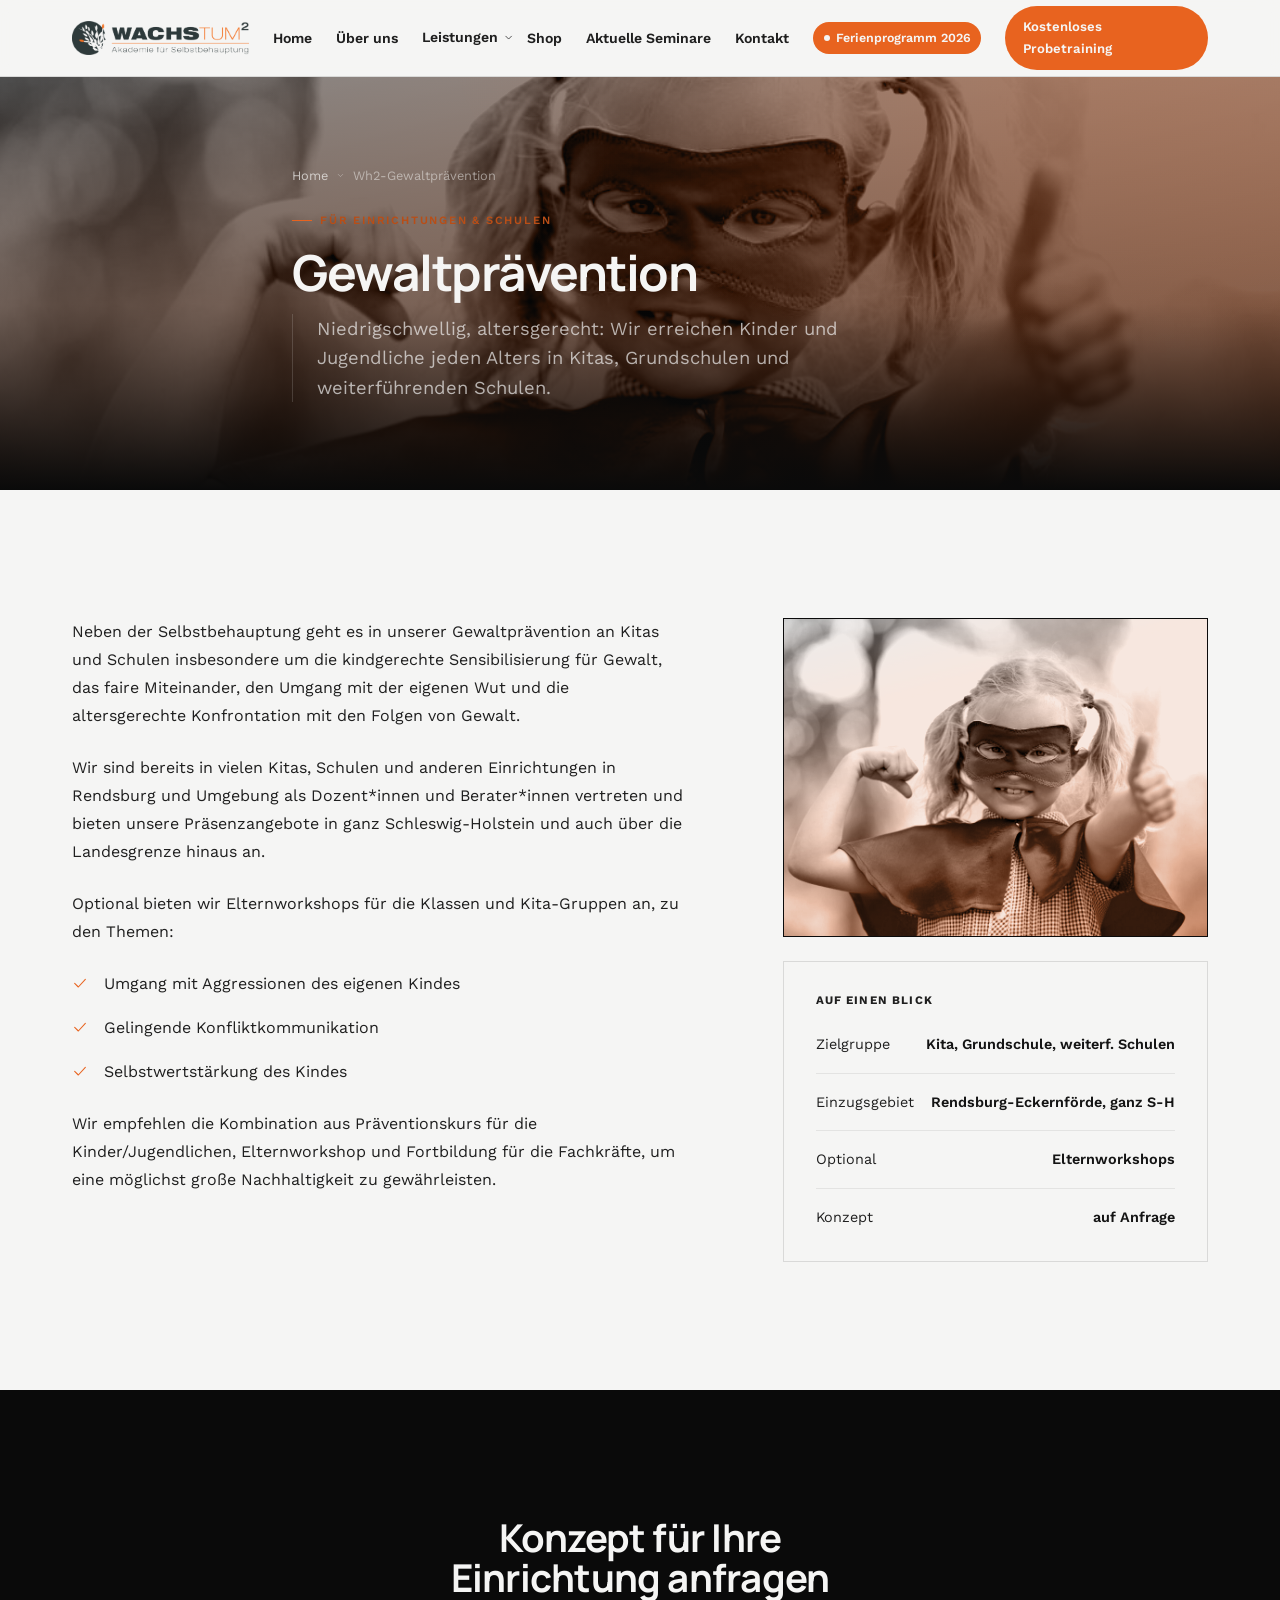
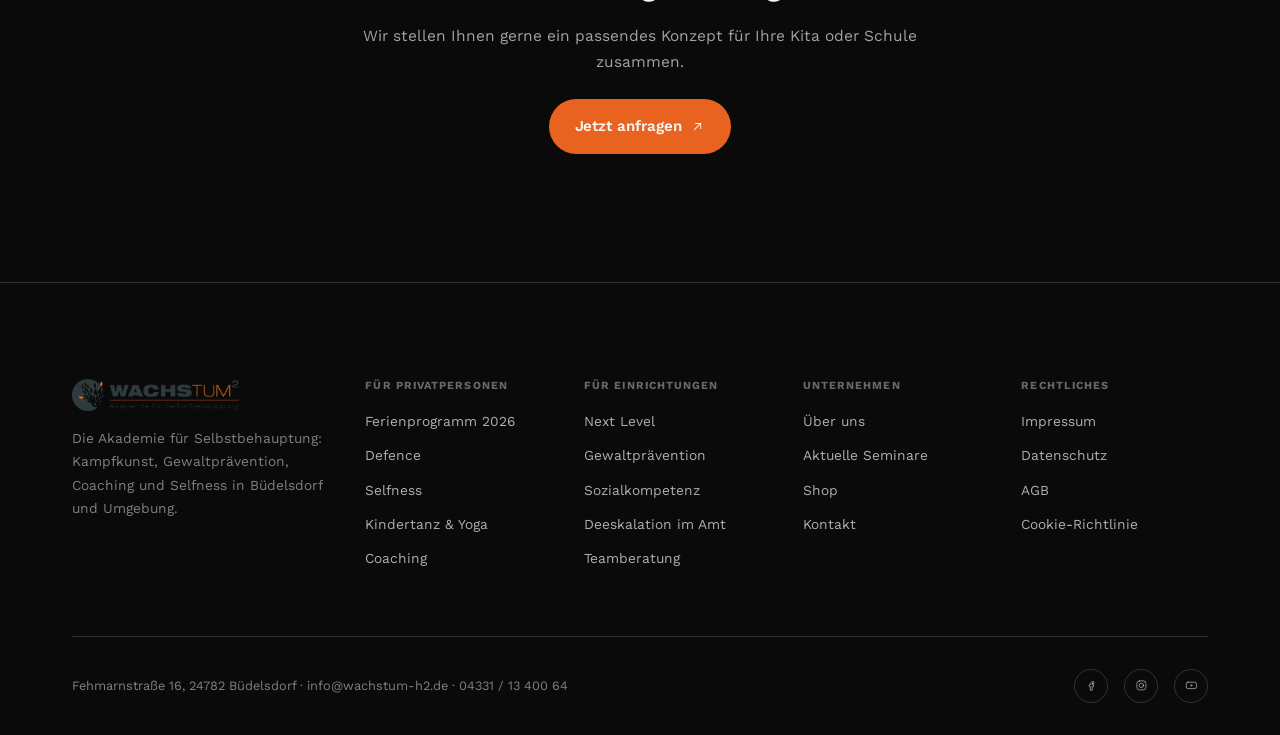
<file: gewaltpraevention.html>
<!DOCTYPE html>
<html lang="de">
<head>
<meta charset="UTF-8">
<title>Wh2-Gewaltprävention · Wachstum²</title>
<meta name="viewport" content="width=device-width, initial-scale=1">
<meta name="robots" content="noindex, nofollow">
<meta name="description" content="Gewaltprävention für Kita, Grundschule und weiterführende Schulen: niedrigschwellig, altersgerecht, mit optionalen Elternworkshops.">
<link rel="canonical" href="https://wachstum-hoch-zwei.de/gewaltpraevention/">

<link rel="icon" href="favicon.ico" sizes="any">
<link rel="icon" href="favicon-32x32.png" type="image/png" sizes="32x32">
<link rel="icon" href="favicon-16x16.png" type="image/png" sizes="16x16">
<link rel="apple-touch-icon" href="apple-touch-icon.png">
<link rel="manifest" href="site.webmanifest">
<meta name="theme-color" content="#F5F5F4">

<meta property="og:type" content="website">
<meta property="og:site_name" content="Wachstum² · Akademie für Selbstbehauptung">
<meta property="og:locale" content="de_DE">
<meta property="og:title" content="Wh2-Gewaltprävention · Wachstum²">
<meta property="og:description" content="Gewaltprävention für Kita, Grundschule und weiterführende Schulen: niedrigschwellig, altersgerecht, mit optionalen Elternworkshops.">
<meta property="og:url" content="https://wachstum-hoch-zwei.de/gewaltpraevention/">
<meta property="og:image" content="https://wachstum-hoch-zwei.de/assets/og/og-image.jpg">
<meta property="og:image:width" content="1200">
<meta property="og:image:height" content="630">
<meta name="twitter:card" content="summary_large_image">
<meta name="twitter:title" content="Wh2-Gewaltprävention · Wachstum²">
<meta name="twitter:description" content="Gewaltprävention für Kita, Grundschule und weiterführende Schulen: niedrigschwellig, altersgerecht, mit optionalen Elternworkshops.">
<meta name="twitter:image" content="https://wachstum-hoch-zwei.de/assets/og/og-image.jpg">

<link rel="preconnect" href="https://fonts.googleapis.com">
<link rel="preconnect" href="https://fonts.gstatic.com" crossorigin>
<link href="https://fonts.googleapis.com/css2?family=Manrope:wght@500;600;700;800&family=Work+Sans:ital,wght@0,400;0,500;0,600;0,700;1,400&display=swap" rel="stylesheet">
<link rel="stylesheet" href="css/styles.css">

<script type="application/ld+json">
{
  "@context": "https://schema.org",
  "@type": "LocalBusiness",
  "@id": "https://wachstum-hoch-zwei.de/#business",
  "name": "Wachstum² – Akademie für Selbstbehauptung",
  "image": "https://wachstum-hoch-zwei.de/assets/og/og-image.jpg",
  "logo": "https://wachstum-hoch-zwei.de/assets/logo/logo-wachstum-h2.png",
  "url": "https://wachstum-hoch-zwei.de/",
  "telephone": "+49 4331 1340064",
  "email": "info@wachstum-h2.de",
  "address": {
    "@type": "PostalAddress",
    "streetAddress": "Fehmarnstraße 16",
    "postalCode": "24782",
    "addressLocality": "Büdelsdorf",
    "addressRegion": "Schleswig-Holstein",
    "addressCountry": "DE"
  },
  "sameAs": [
    "https://www.facebook.com/profile.php?id=100090748542231",
    "https://www.instagram.com/wachstumhoch2/",
    "https://www.youtube.com/channel/UCUe3GwEOC0XnOOG2hOpWc5Q"
  ],
  "foundingDate": "2023",
  "description": "Akademie für Selbstbehauptung: Kampfkunst & Selbstverteidigung, Gewaltprävention, Coaching und Fortbildungen für Kinder, Jugendliche, Familien und Fachkräfte in Büdelsdorf und Umgebung."
}
</script>
</head>
<body>
<svg style="display:none" aria-hidden="true">
  <symbol id="i-arrow" viewBox="0 0 24 24"><path d="M7 17 17 7M9 7h8v8"/></symbol>
  <symbol id="i-check" viewBox="0 0 24 24"><path d="M4 12.5 9.5 18 20 6.5"/></symbol>
  <symbol id="i-chevron" viewBox="0 0 24 24"><path d="M6 9l6 6 6-6"/></symbol>
  <symbol id="i-menu" viewBox="0 0 24 24"><path d="M4 6h16M4 12h16M4 18h16"/></symbol>
  <symbol id="i-close" viewBox="0 0 24 24"><path d="M6 6l12 12M18 6L6 18"/></symbol>
  <symbol id="i-users" viewBox="0 0 24 24"><circle cx="9" cy="8" r="3.2"/><path d="M2.5 20c0-3.6 2.9-6 6.5-6s6.5 2.4 6.5 6"/><circle cx="17.5" cy="9" r="2.4"/><path d="M15.5 20c.2-2.9 1.9-4.9 4-5.6"/></symbol>
  <symbol id="i-calendar" viewBox="0 0 24 24"><rect x="3.5" y="5" width="17" height="15.5" rx="1.5"/><path d="M3.5 9.5h17M8 3v4M16 3v4"/></symbol>
  <symbol id="i-clock" viewBox="0 0 24 24"><circle cx="12" cy="12" r="8.5"/><path d="M12 7.5V12l3 2"/></symbol>
  <symbol id="i-pin" viewBox="0 0 24 24"><path d="M12 21s7-6.4 7-12a7 7 0 1 0-14 0c0 5.6 7 12 7 12Z"/><circle cx="12" cy="9" r="2.4"/></symbol>
  <symbol id="i-instagram" viewBox="0 0 24 24"><rect x="3.5" y="3.5" width="17" height="17" rx="5"/><circle cx="12" cy="12" r="4.2"/><circle cx="17.2" cy="6.8" r=".6" fill="currentColor" stroke="none"/></symbol>
  <symbol id="i-facebook" viewBox="0 0 24 24"><path d="M14 8.5h2.5V5H14c-2.2 0-4 1.8-4 4v2H8v3.5h2V21h3.5v-6.5H16l.5-3.5h-3V9c0-.6.4-1 1-1Z"/></symbol>
  <symbol id="i-youtube" viewBox="0 0 24 24"><rect x="2.5" y="6" width="19" height="12" rx="3"/><path d="M10.5 9.5v5l4.5-2.5-4.5-2.5Z" fill="currentColor" stroke="none"/></symbol>
</svg>

<header class="site-header">
  <div class="wrap">
    <a href="index.html" class="brand"><img src="assets/logo/logo-wachstum-h2.png" alt="Wachstum² · Akademie für Selbstbehauptung"></a>
    <nav class="site-nav" aria-label="Hauptnavigation">
      <ul>
        <li><a href="index.html">Home</a></li>
        <li><a href="index.html#ueberuns">Über uns</a></li>
        <li class="has-sub">
          <a href="#">Leistungen <svg class="icon"><use href="#i-chevron"/></svg></a>
          <div class="sub-menu">
            <div class="sub-menu-group">
              <h4>Für Einrichtungen, Schule &amp; Unternehmen</h4>
              <ul>
                <li><a href="nextlevel.html">Wh2-next Level Fortbildung</a></li>
                <li><a href="gewaltpraevention.html">Wh2-Gewaltprävention</a></li>
                <li><a href="sozialkompetenz.html">Wh2-Sozialkompetenz-Training</a></li>
                <li><a href="deeskalation-amt.html">Deeskalation im Amt</a></li>
                <li><a href="teamberatung.html">Systemische Teamberatung</a></li>
              </ul>
            </div>
            <div class="sub-menu-group">
              <h4>Für Privatpersonen</h4>
              <ul>
                <li><a href="defence.html">Wh2-defence Selbstverteidigung</a></li>
                <li><a href="selfness.html">Wh2-selfness</a></li>
                <li><a href="kindertanz-yoga.html">Wh2-Kindertanz &amp; Kinderyoga</a></li>
                <li><a href="coaching.html">Wh2-coaching &amp; Beratung</a></li>
              </ul>
            </div>
          </div>
        </li>
        <li><a href="shop.html">Shop</a></li>
        <li><a href="aktuelle-seminare.html">Aktuelle Seminare</a></li>
        <li><a href="kontakt.html">Kontakt</a></li>
        <li><a href="ferienprogramm/" class="nav-pill"><span class="dot"></span> Ferienprogramm 2026</a></li>
      </ul>
    </nav>
    <div class="header-cta">
      <a href="kontakt.html" class="btn btn-outline btn-sm">Kontakt</a>
      <a href="kontakt.html" class="btn btn-primary btn-sm" data-track="cta_header_probetraining">Kostenloses Probetraining</a>
    </div>
    <button class="nav-toggle" aria-label="Menü öffnen"><svg class="icon"><use href="#i-menu"/></svg></button>
  </div>
</header>

<div class="mobile-menu" aria-hidden="true">
  <div class="wrap">
    <div class="mobile-menu-head">
      <img src="assets/logo/logo-wachstum-h2.png" alt="Wachstum²">
      <button class="mobile-menu-close" aria-label="Menü schließen"><svg class="icon"><use href="#i-close"/></svg></button>
    </div>
    <ul>
      <li><a href="index.html">Home</a></li>
      <li><a href="index.html#ueberuns">Über uns</a></li>
      <li>
        <details class="mobile-menu-cat">
          <summary>Leistungen <svg class="icon"><use href="#i-chevron"/></svg></summary>
          <ul>
            <li><a href="nextlevel.html">Wh2-next Level Fortbildung</a></li>
            <li><a href="gewaltpraevention.html">Wh2-Gewaltprävention</a></li>
            <li><a href="sozialkompetenz.html">Wh2-Sozialkompetenz-Training</a></li>
            <li><a href="deeskalation-amt.html">Deeskalation im Amt</a></li>
            <li><a href="teamberatung.html">Systemische Teamberatung</a></li>
            <li><a href="defence.html">Wh2-defence Selbstverteidigung</a></li>
            <li><a href="selfness.html">Wh2-selfness</a></li>
            <li><a href="kindertanz-yoga.html">Wh2-Kindertanz &amp; Kinderyoga</a></li>
            <li><a href="coaching.html">Wh2-coaching &amp; Beratung</a></li>
          </ul>
        </details>
      </li>
      <li><a href="shop.html">Shop</a></li>
      <li><a href="aktuelle-seminare.html">Aktuelle Seminare</a></li>
      <li><a href="kontakt.html">Kontakt</a></li>
      <li><a href="ferienprogramm/" class="nav-pill"><span class="dot"></span> Ferienprogramm 2026</a></li>
    </ul>
    <a href="kontakt.html" class="btn btn-primary btn-block">Kostenloses Probetraining</a>
  </div>
</div>

<header class="hero hero-sub">
  <div class="photo-loop single" aria-hidden="true">
    <img src="assets/fotos/leistungen/gewaltpraevention-kindergarten.jpg" alt="">
  </div>
  <div class="wrap hero-inner">
    <div class="breadcrumb"><a href="index.html">Home</a> <svg class="icon" style="width:.7em;height:.7em"><use href="#i-chevron"/></svg> Wh2-Gewaltprävention</div>
    <span class="eyebrow">Für Einrichtungen &amp; Schulen</span>
    <h1>Gewaltprävention</h1>
    <p class="slogan">Niedrigschwellig, altersgerecht: Wir erreichen Kinder und Jugendliche jeden Alters in Kitas, Grundschulen und weiterführenden Schulen.</p>
  </div>
</header>

<main>
  <section>
    <div class="wrap content-grid">
      <div class="prose reveal">
        <p>Neben der Selbstbehauptung geht es in unserer Gewaltprävention an Kitas und Schulen insbesondere um die kindgerechte Sensibilisierung für Gewalt, das faire Miteinander, den Umgang mit der eigenen Wut und die altersgerechte Konfrontation mit den Folgen von Gewalt.</p>
        <p>Wir sind bereits in vielen Kitas, Schulen und anderen Einrichtungen in Rendsburg und Umgebung als Dozent*innen und Berater*innen vertreten und bieten unsere Präsenzangebote in ganz Schleswig-Holstein und auch über die Landesgrenze hinaus an.</p>
        <p>Optional bieten wir Elternworkshops für die Klassen und Kita-Gruppen an, zu den Themen:</p>
        <ul>
          <li><svg class="icon"><use href="#i-check"/></svg> Umgang mit Aggressionen des eigenen Kindes</li>
          <li><svg class="icon"><use href="#i-check"/></svg> Gelingende Konfliktkommunikation</li>
          <li><svg class="icon"><use href="#i-check"/></svg> Selbstwertstärkung des Kindes</li>
        </ul>
        <p>Wir empfehlen die Kombination aus Präventionskurs für die Kinder/Jugendlichen, Elternworkshop und Fortbildung für die Fachkräfte, um eine möglichst große Nachhaltigkeit zu gewährleisten.</p>
      </div>
      <div class="reveal" style="display:grid; gap:var(--s3);">
        <div class="photo-frame content-photo">
          <img src="assets/fotos/leistungen/gewaltpraevention-kindergarten.jpg" alt="Gewaltprävention in der Kita">
        </div>
        <div class="info-card">
          <h3>Auf einen Blick</h3>
          <dl>
            <div><dt>Zielgruppe</dt><dd>Kita, Grundschule, weiterf. Schulen</dd></div>
            <div><dt>Einzugsgebiet</dt><dd>Rendsburg-Eckernförde, ganz S-H</dd></div>
            <div><dt>Optional</dt><dd>Elternworkshops</dd></div>
            <div><dt>Konzept</dt><dd>auf Anfrage</dd></div>
          </dl>
        </div>
      </div>
    </div>
  </section>

  <section class="cta-band">
    <div class="wrap">
      <h2>Konzept für Ihre Einrichtung anfragen</h2>
      <p>Wir stellen Ihnen gerne ein passendes Konzept für Ihre Kita oder Schule zusammen.</p>
      <a href="kontakt.html" class="btn btn-primary" data-track="cta_gewaltpraevention_kontakt">Jetzt anfragen <svg class="icon"><use href="#i-arrow"/></svg></a>
    </div>
  </section>
</main>

<footer>
  <div class="wrap">
    <div class="footer-grid">
      <div class="footer-brand reveal">
        <img src="assets/logo/logo-wachstum-h2.png" alt="Wachstum²">
        <p>Die Akademie für Selbstbehauptung: Kampfkunst, Gewaltprävention, Coaching und Selfness in Büdelsdorf und Umgebung.</p>
      </div>
      <div class="footer-col reveal">
        <h4>Für Privatpersonen</h4>
        <ul>
          <li><a href="ferienprogramm/">Ferienprogramm 2026</a></li>
          <li><a href="defence.html">Defence</a></li>
          <li><a href="selfness.html">Selfness</a></li>
          <li><a href="kindertanz-yoga.html">Kindertanz &amp; Yoga</a></li>
          <li><a href="coaching.html">Coaching</a></li>
        </ul>
      </div>
      <div class="footer-col reveal">
        <h4>Für Einrichtungen</h4>
        <ul>
          <li><a href="nextlevel.html">Next Level</a></li>
          <li><a href="gewaltpraevention.html">Gewaltprävention</a></li>
          <li><a href="sozialkompetenz.html">Sozialkompetenz</a></li>
          <li><a href="deeskalation-amt.html">Deeskalation im Amt</a></li>
          <li><a href="teamberatung.html">Teamberatung</a></li>
        </ul>
      </div>
      <div class="footer-col reveal">
        <h4>Unternehmen</h4>
        <ul>
          <li><a href="index.html#ueberuns">Über uns</a></li>
          <li><a href="aktuelle-seminare.html">Aktuelle Seminare</a></li>
          <li><a href="shop.html">Shop</a></li>
          <li><a href="kontakt.html">Kontakt</a></li>
        </ul>
      </div>
      <div class="footer-col reveal">
        <h4>Rechtliches</h4>
        <ul>
          <li><a href="https://wachstum-hoch-zwei.de/impressum/" target="_blank" rel="noopener">Impressum</a></li>
          <li><a href="https://wachstum-hoch-zwei.de/datenschutz/" target="_blank" rel="noopener">Datenschutz</a></li>
          <li><a href="https://wachstum-hoch-zwei.de/agb/" target="_blank" rel="noopener">AGB</a></li>
          <li><a href="https://wachstum-hoch-zwei.de/cookie-richtlinie-eu/" target="_blank" rel="noopener">Cookie-Richtlinie</a></li>
        </ul>
      </div>
    </div>
    <div class="foot-bottom">
      <span>Fehmarnstraße 16, 24782 Büdelsdorf · info@wachstum-h2.de · 04331 / 13 400 64</span>
      <div class="foot-social-row">
        <a href="https://www.facebook.com/profile.php?id=100090748542231" class="foot-social" aria-label="Facebook" target="_blank" rel="noopener"><svg class="icon"><use href="#i-facebook"/></svg></a>
        <a href="https://www.instagram.com/wachstumhoch2/" class="foot-social" aria-label="Instagram" target="_blank" rel="noopener"><svg class="icon"><use href="#i-instagram"/></svg></a>
        <a href="https://www.youtube.com/channel/UCUe3GwEOC0XnOOG2hOpWc5Q" class="foot-social" aria-label="YouTube" target="_blank" rel="noopener"><svg class="icon"><use href="#i-youtube"/></svg></a>
      </div>
    </div>
  </div>
</footer>

<script src="js/script.js"></script>

<script type="application/ld+json">
{
  "@context": "https://schema.org",
  "@type": "BreadcrumbList",
  "itemListElement": [
    {
      "@type": "ListItem",
      "position": 1,
      "name": "Home",
      "item": "https://wachstum-hoch-zwei.de/"
    },
    {
      "@type": "ListItem",
      "position": 2,
      "name": "Wh2-Gewaltprävention",
      "item": "https://wachstum-hoch-zwei.de/gewaltpraevention/"
    }
  ]
}
</script>
</body>
</html>
</file>
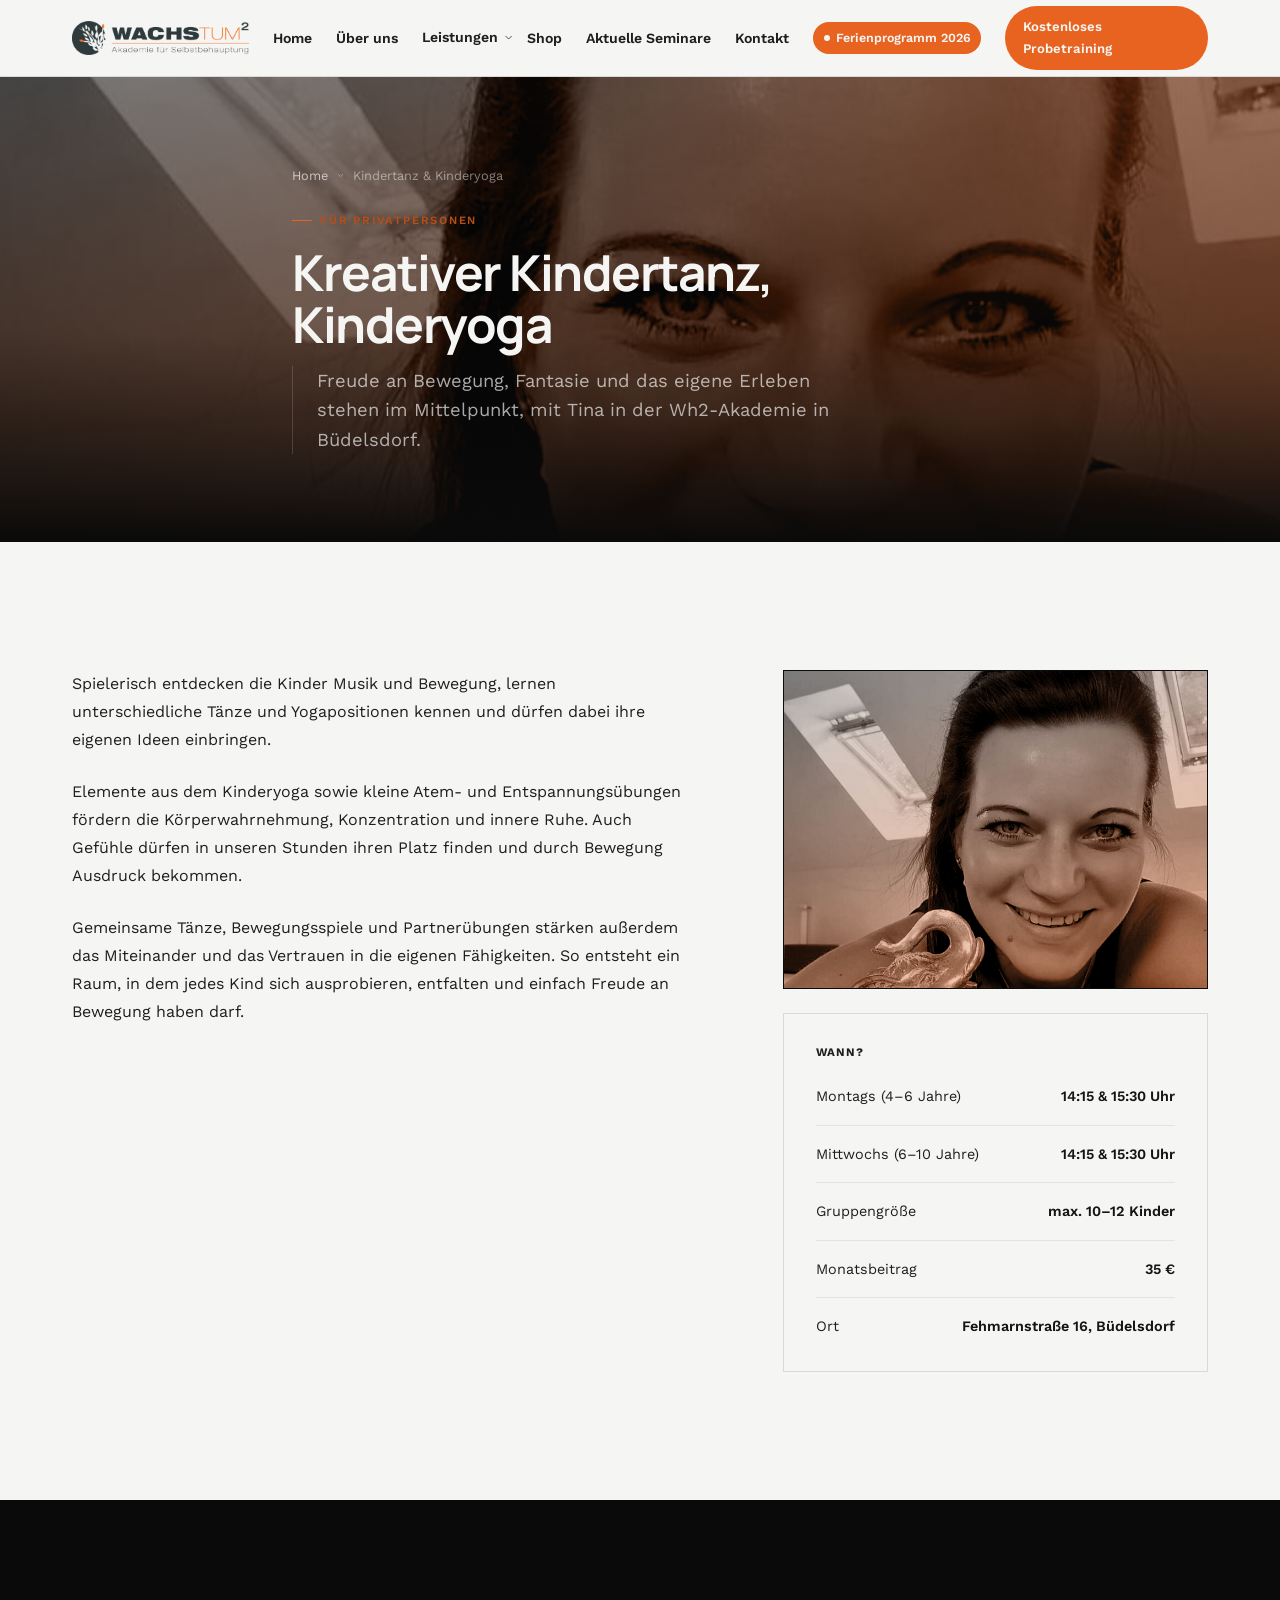
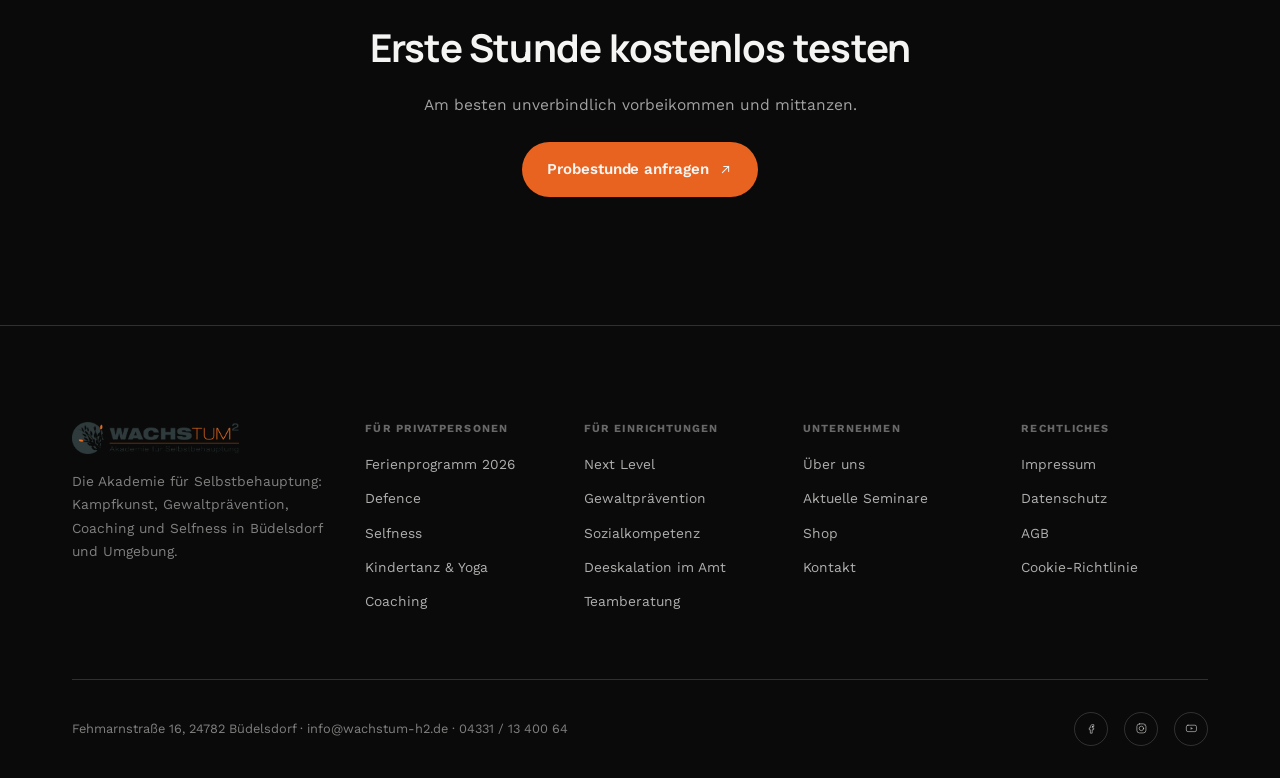
<file: kindertanz-yoga.html>
<!DOCTYPE html>
<html lang="de">
<head>
<meta charset="UTF-8">
<title>Kindertanz &amp; Kinderyoga · Wachstum²</title>
<meta name="viewport" content="width=device-width, initial-scale=1">
<meta name="robots" content="noindex, nofollow">
<meta name="description" content="Kreativer Kindertanz und Kinderyoga mit Tina in Büdelsdorf: Bewegung, Fantasie und Körpergefühl für Kinder von 4 bis 10 Jahren.">
<link rel="canonical" href="https://wachstum-hoch-zwei.de/kindertanz-yoga/">

<link rel="icon" href="favicon.ico" sizes="any">
<link rel="icon" href="favicon-32x32.png" type="image/png" sizes="32x32">
<link rel="icon" href="favicon-16x16.png" type="image/png" sizes="16x16">
<link rel="apple-touch-icon" href="apple-touch-icon.png">
<link rel="manifest" href="site.webmanifest">
<meta name="theme-color" content="#F5F5F4">

<meta property="og:type" content="website">
<meta property="og:site_name" content="Wachstum² · Akademie für Selbstbehauptung">
<meta property="og:locale" content="de_DE">
<meta property="og:title" content="Kindertanz &amp; Kinderyoga · Wachstum²">
<meta property="og:description" content="Kreativer Kindertanz und Kinderyoga mit Tina in Büdelsdorf: Bewegung, Fantasie und Körpergefühl für Kinder von 4 bis 10 Jahren.">
<meta property="og:url" content="https://wachstum-hoch-zwei.de/kindertanz-yoga/">
<meta property="og:image" content="https://wachstum-hoch-zwei.de/assets/og/og-image.jpg">
<meta property="og:image:width" content="1200">
<meta property="og:image:height" content="630">
<meta name="twitter:card" content="summary_large_image">
<meta name="twitter:title" content="Kindertanz &amp; Kinderyoga · Wachstum²">
<meta name="twitter:description" content="Kreativer Kindertanz und Kinderyoga mit Tina in Büdelsdorf: Bewegung, Fantasie und Körpergefühl für Kinder von 4 bis 10 Jahren.">
<meta name="twitter:image" content="https://wachstum-hoch-zwei.de/assets/og/og-image.jpg">

<link rel="preconnect" href="https://fonts.googleapis.com">
<link rel="preconnect" href="https://fonts.gstatic.com" crossorigin>
<link href="https://fonts.googleapis.com/css2?family=Manrope:wght@500;600;700;800&family=Work+Sans:ital,wght@0,400;0,500;0,600;0,700;1,400&display=swap" rel="stylesheet">
<link rel="stylesheet" href="css/styles.css">

<script type="application/ld+json">
{
  "@context": "https://schema.org",
  "@type": "LocalBusiness",
  "@id": "https://wachstum-hoch-zwei.de/#business",
  "name": "Wachstum² – Akademie für Selbstbehauptung",
  "image": "https://wachstum-hoch-zwei.de/assets/og/og-image.jpg",
  "logo": "https://wachstum-hoch-zwei.de/assets/logo/logo-wachstum-h2.png",
  "url": "https://wachstum-hoch-zwei.de/",
  "telephone": "+49 4331 1340064",
  "email": "info@wachstum-h2.de",
  "address": {
    "@type": "PostalAddress",
    "streetAddress": "Fehmarnstraße 16",
    "postalCode": "24782",
    "addressLocality": "Büdelsdorf",
    "addressRegion": "Schleswig-Holstein",
    "addressCountry": "DE"
  },
  "sameAs": [
    "https://www.facebook.com/profile.php?id=100090748542231",
    "https://www.instagram.com/wachstumhoch2/",
    "https://www.youtube.com/channel/UCUe3GwEOC0XnOOG2hOpWc5Q"
  ],
  "foundingDate": "2023",
  "description": "Akademie für Selbstbehauptung: Kampfkunst & Selbstverteidigung, Gewaltprävention, Coaching und Fortbildungen für Kinder, Jugendliche, Familien und Fachkräfte in Büdelsdorf und Umgebung."
}
</script>
</head>
<body>
<svg style="display:none" aria-hidden="true">
  <symbol id="i-arrow" viewBox="0 0 24 24"><path d="M7 17 17 7M9 7h8v8"/></symbol>
  <symbol id="i-check" viewBox="0 0 24 24"><path d="M4 12.5 9.5 18 20 6.5"/></symbol>
  <symbol id="i-chevron" viewBox="0 0 24 24"><path d="M6 9l6 6 6-6"/></symbol>
  <symbol id="i-menu" viewBox="0 0 24 24"><path d="M4 6h16M4 12h16M4 18h16"/></symbol>
  <symbol id="i-close" viewBox="0 0 24 24"><path d="M6 6l12 12M18 6L6 18"/></symbol>
  <symbol id="i-users" viewBox="0 0 24 24"><circle cx="9" cy="8" r="3.2"/><path d="M2.5 20c0-3.6 2.9-6 6.5-6s6.5 2.4 6.5 6"/><circle cx="17.5" cy="9" r="2.4"/><path d="M15.5 20c.2-2.9 1.9-4.9 4-5.6"/></symbol>
  <symbol id="i-calendar" viewBox="0 0 24 24"><rect x="3.5" y="5" width="17" height="15.5" rx="1.5"/><path d="M3.5 9.5h17M8 3v4M16 3v4"/></symbol>
  <symbol id="i-clock" viewBox="0 0 24 24"><circle cx="12" cy="12" r="8.5"/><path d="M12 7.5V12l3 2"/></symbol>
  <symbol id="i-pin" viewBox="0 0 24 24"><path d="M12 21s7-6.4 7-12a7 7 0 1 0-14 0c0 5.6 7 12 7 12Z"/><circle cx="12" cy="9" r="2.4"/></symbol>
  <symbol id="i-instagram" viewBox="0 0 24 24"><rect x="3.5" y="3.5" width="17" height="17" rx="5"/><circle cx="12" cy="12" r="4.2"/><circle cx="17.2" cy="6.8" r=".6" fill="currentColor" stroke="none"/></symbol>
  <symbol id="i-facebook" viewBox="0 0 24 24"><path d="M14 8.5h2.5V5H14c-2.2 0-4 1.8-4 4v2H8v3.5h2V21h3.5v-6.5H16l.5-3.5h-3V9c0-.6.4-1 1-1Z"/></symbol>
  <symbol id="i-youtube" viewBox="0 0 24 24"><rect x="2.5" y="6" width="19" height="12" rx="3"/><path d="M10.5 9.5v5l4.5-2.5-4.5-2.5Z" fill="currentColor" stroke="none"/></symbol>
</svg>

<header class="site-header">
  <div class="wrap">
    <a href="index.html" class="brand"><img src="assets/logo/logo-wachstum-h2.png" alt="Wachstum² · Akademie für Selbstbehauptung"></a>
    <nav class="site-nav" aria-label="Hauptnavigation">
      <ul>
        <li><a href="index.html">Home</a></li>
        <li><a href="index.html#ueberuns">Über uns</a></li>
        <li class="has-sub">
          <a href="#">Leistungen <svg class="icon"><use href="#i-chevron"/></svg></a>
          <div class="sub-menu">
            <div class="sub-menu-group">
              <h4>Für Einrichtungen, Schule &amp; Unternehmen</h4>
              <ul>
                <li><a href="nextlevel.html">Wh2-next Level Fortbildung</a></li>
                <li><a href="gewaltpraevention.html">Wh2-Gewaltprävention</a></li>
                <li><a href="sozialkompetenz.html">Wh2-Sozialkompetenz-Training</a></li>
                <li><a href="deeskalation-amt.html">Deeskalation im Amt</a></li>
                <li><a href="teamberatung.html">Systemische Teamberatung</a></li>
              </ul>
            </div>
            <div class="sub-menu-group">
              <h4>Für Privatpersonen</h4>
              <ul>
                <li><a href="defence.html">Wh2-defence Selbstverteidigung</a></li>
                <li><a href="selfness.html">Wh2-selfness</a></li>
                <li><a href="kindertanz-yoga.html">Wh2-Kindertanz &amp; Kinderyoga</a></li>
                <li><a href="coaching.html">Wh2-coaching &amp; Beratung</a></li>
              </ul>
            </div>
          </div>
        </li>
        <li><a href="shop.html">Shop</a></li>
        <li><a href="aktuelle-seminare.html">Aktuelle Seminare</a></li>
        <li><a href="kontakt.html">Kontakt</a></li>
        <li><a href="ferienprogramm/" class="nav-pill"><span class="dot"></span> Ferienprogramm 2026</a></li>
      </ul>
    </nav>
    <div class="header-cta">
      <a href="kontakt.html" class="btn btn-outline btn-sm">Kontakt</a>
      <a href="kontakt.html" class="btn btn-primary btn-sm" data-track="cta_header_probetraining">Kostenloses Probetraining</a>
    </div>
    <button class="nav-toggle" aria-label="Menü öffnen"><svg class="icon"><use href="#i-menu"/></svg></button>
  </div>
</header>

<div class="mobile-menu" aria-hidden="true">
  <div class="wrap">
    <div class="mobile-menu-head">
      <img src="assets/logo/logo-wachstum-h2.png" alt="Wachstum²">
      <button class="mobile-menu-close" aria-label="Menü schließen"><svg class="icon"><use href="#i-close"/></svg></button>
    </div>
    <ul>
      <li><a href="index.html">Home</a></li>
      <li><a href="index.html#ueberuns">Über uns</a></li>
      <li>
        <details class="mobile-menu-cat">
          <summary>Leistungen <svg class="icon"><use href="#i-chevron"/></svg></summary>
          <ul>
            <li><a href="nextlevel.html">Wh2-next Level Fortbildung</a></li>
            <li><a href="gewaltpraevention.html">Wh2-Gewaltprävention</a></li>
            <li><a href="sozialkompetenz.html">Wh2-Sozialkompetenz-Training</a></li>
            <li><a href="deeskalation-amt.html">Deeskalation im Amt</a></li>
            <li><a href="teamberatung.html">Systemische Teamberatung</a></li>
            <li><a href="defence.html">Wh2-defence Selbstverteidigung</a></li>
            <li><a href="selfness.html">Wh2-selfness</a></li>
            <li><a href="kindertanz-yoga.html">Wh2-Kindertanz &amp; Kinderyoga</a></li>
            <li><a href="coaching.html">Wh2-coaching &amp; Beratung</a></li>
          </ul>
        </details>
      </li>
      <li><a href="shop.html">Shop</a></li>
      <li><a href="aktuelle-seminare.html">Aktuelle Seminare</a></li>
      <li><a href="kontakt.html">Kontakt</a></li>
      <li><a href="ferienprogramm/" class="nav-pill"><span class="dot"></span> Ferienprogramm 2026</a></li>
    </ul>
    <a href="kontakt.html" class="btn btn-primary btn-block">Kostenloses Probetraining</a>
  </div>
</div>

<header class="hero hero-sub">
  <div class="photo-loop single" aria-hidden="true">
    <img src="assets/fotos/leistungen/kindertanz-1000091407.jpg" alt="">
  </div>
  <div class="wrap hero-inner">
    <div class="breadcrumb"><a href="index.html">Home</a> <svg class="icon" style="width:.7em;height:.7em"><use href="#i-chevron"/></svg> Kindertanz &amp; Kinderyoga</div>
    <span class="eyebrow">Für Privatpersonen</span>
    <h1>Kreativer Kindertanz, Kinderyoga</h1>
    <p class="slogan">Freude an Bewegung, Fantasie und das eigene Erleben stehen im Mittelpunkt, mit Tina in der Wh2-Akademie in Büdelsdorf.</p>
  </div>
</header>

<main>
  <section>
    <div class="wrap content-grid">
      <div class="prose reveal">
        <p>Spielerisch entdecken die Kinder Musik und Bewegung, lernen unterschiedliche Tänze und Yogapositionen kennen und dürfen dabei ihre eigenen Ideen einbringen.</p>
        <p>Elemente aus dem Kinderyoga sowie kleine Atem- und Entspannungsübungen fördern die Körperwahrnehmung, Konzentration und innere Ruhe. Auch Gefühle dürfen in unseren Stunden ihren Platz finden und durch Bewegung Ausdruck bekommen.</p>
        <p>Gemeinsame Tänze, Bewegungsspiele und Partnerübungen stärken außerdem das Miteinander und das Vertrauen in die eigenen Fähigkeiten. So entsteht ein Raum, in dem jedes Kind sich ausprobieren, entfalten und einfach Freude an Bewegung haben darf.</p>
      </div>
      <div class="reveal" style="display:grid; gap:var(--s3);">
        <div class="photo-frame content-photo">
          <img src="assets/fotos/leistungen/kindertanz-1000091407.jpg" alt="Kindertanz-Stunde in der Wh2-Akademie">
        </div>
        <div class="info-card">
          <h3>Wann?</h3>
          <dl>
            <div><dt>Montags (4–6 Jahre)</dt><dd>14:15 &amp; 15:30 Uhr</dd></div>
            <div><dt>Mittwochs (6–10 Jahre)</dt><dd>14:15 &amp; 15:30 Uhr</dd></div>
            <div><dt>Gruppengröße</dt><dd>max. 10–12 Kinder</dd></div>
            <div><dt>Monatsbeitrag</dt><dd>35 €</dd></div>
            <div><dt>Ort</dt><dd>Fehmarnstraße 16, Büdelsdorf</dd></div>
          </dl>
        </div>
      </div>
    </div>
  </section>

  <section class="cta-band">
    <div class="wrap">
      <h2>Erste Stunde kostenlos testen</h2>
      <p>Am besten unverbindlich vorbeikommen und mittanzen.</p>
      <a href="kontakt.html" class="btn btn-primary" data-track="cta_kindertanz_probetraining">Probestunde anfragen <svg class="icon"><use href="#i-arrow"/></svg></a>
    </div>
  </section>
</main>

<footer>
  <div class="wrap">
    <div class="footer-grid">
      <div class="footer-brand reveal">
        <img src="assets/logo/logo-wachstum-h2.png" alt="Wachstum²">
        <p>Die Akademie für Selbstbehauptung: Kampfkunst, Gewaltprävention, Coaching und Selfness in Büdelsdorf und Umgebung.</p>
      </div>
      <div class="footer-col reveal">
        <h4>Für Privatpersonen</h4>
        <ul>
          <li><a href="ferienprogramm/">Ferienprogramm 2026</a></li>
          <li><a href="defence.html">Defence</a></li>
          <li><a href="selfness.html">Selfness</a></li>
          <li><a href="kindertanz-yoga.html">Kindertanz &amp; Yoga</a></li>
          <li><a href="coaching.html">Coaching</a></li>
        </ul>
      </div>
      <div class="footer-col reveal">
        <h4>Für Einrichtungen</h4>
        <ul>
          <li><a href="nextlevel.html">Next Level</a></li>
          <li><a href="gewaltpraevention.html">Gewaltprävention</a></li>
          <li><a href="sozialkompetenz.html">Sozialkompetenz</a></li>
          <li><a href="deeskalation-amt.html">Deeskalation im Amt</a></li>
          <li><a href="teamberatung.html">Teamberatung</a></li>
        </ul>
      </div>
      <div class="footer-col reveal">
        <h4>Unternehmen</h4>
        <ul>
          <li><a href="index.html#ueberuns">Über uns</a></li>
          <li><a href="aktuelle-seminare.html">Aktuelle Seminare</a></li>
          <li><a href="shop.html">Shop</a></li>
          <li><a href="kontakt.html">Kontakt</a></li>
        </ul>
      </div>
      <div class="footer-col reveal">
        <h4>Rechtliches</h4>
        <ul>
          <li><a href="https://wachstum-hoch-zwei.de/impressum/" target="_blank" rel="noopener">Impressum</a></li>
          <li><a href="https://wachstum-hoch-zwei.de/datenschutz/" target="_blank" rel="noopener">Datenschutz</a></li>
          <li><a href="https://wachstum-hoch-zwei.de/agb/" target="_blank" rel="noopener">AGB</a></li>
          <li><a href="https://wachstum-hoch-zwei.de/cookie-richtlinie-eu/" target="_blank" rel="noopener">Cookie-Richtlinie</a></li>
        </ul>
      </div>
    </div>
    <div class="foot-bottom">
      <span>Fehmarnstraße 16, 24782 Büdelsdorf · info@wachstum-h2.de · 04331 / 13 400 64</span>
      <div class="foot-social-row">
        <a href="https://www.facebook.com/profile.php?id=100090748542231" class="foot-social" aria-label="Facebook" target="_blank" rel="noopener"><svg class="icon"><use href="#i-facebook"/></svg></a>
        <a href="https://www.instagram.com/wachstumhoch2/" class="foot-social" aria-label="Instagram" target="_blank" rel="noopener"><svg class="icon"><use href="#i-instagram"/></svg></a>
        <a href="https://www.youtube.com/channel/UCUe3GwEOC0XnOOG2hOpWc5Q" class="foot-social" aria-label="YouTube" target="_blank" rel="noopener"><svg class="icon"><use href="#i-youtube"/></svg></a>
      </div>
    </div>
  </div>
</footer>

<script src="js/script.js"></script>

<script type="application/ld+json">
{
  "@context": "https://schema.org",
  "@type": "BreadcrumbList",
  "itemListElement": [
    {
      "@type": "ListItem",
      "position": 1,
      "name": "Home",
      "item": "https://wachstum-hoch-zwei.de/"
    },
    {
      "@type": "ListItem",
      "position": 2,
      "name": "Kindertanz & Kinderyoga",
      "item": "https://wachstum-hoch-zwei.de/kindertanz-yoga/"
    }
  ]
}
</script>
</body>
</html>
</file>
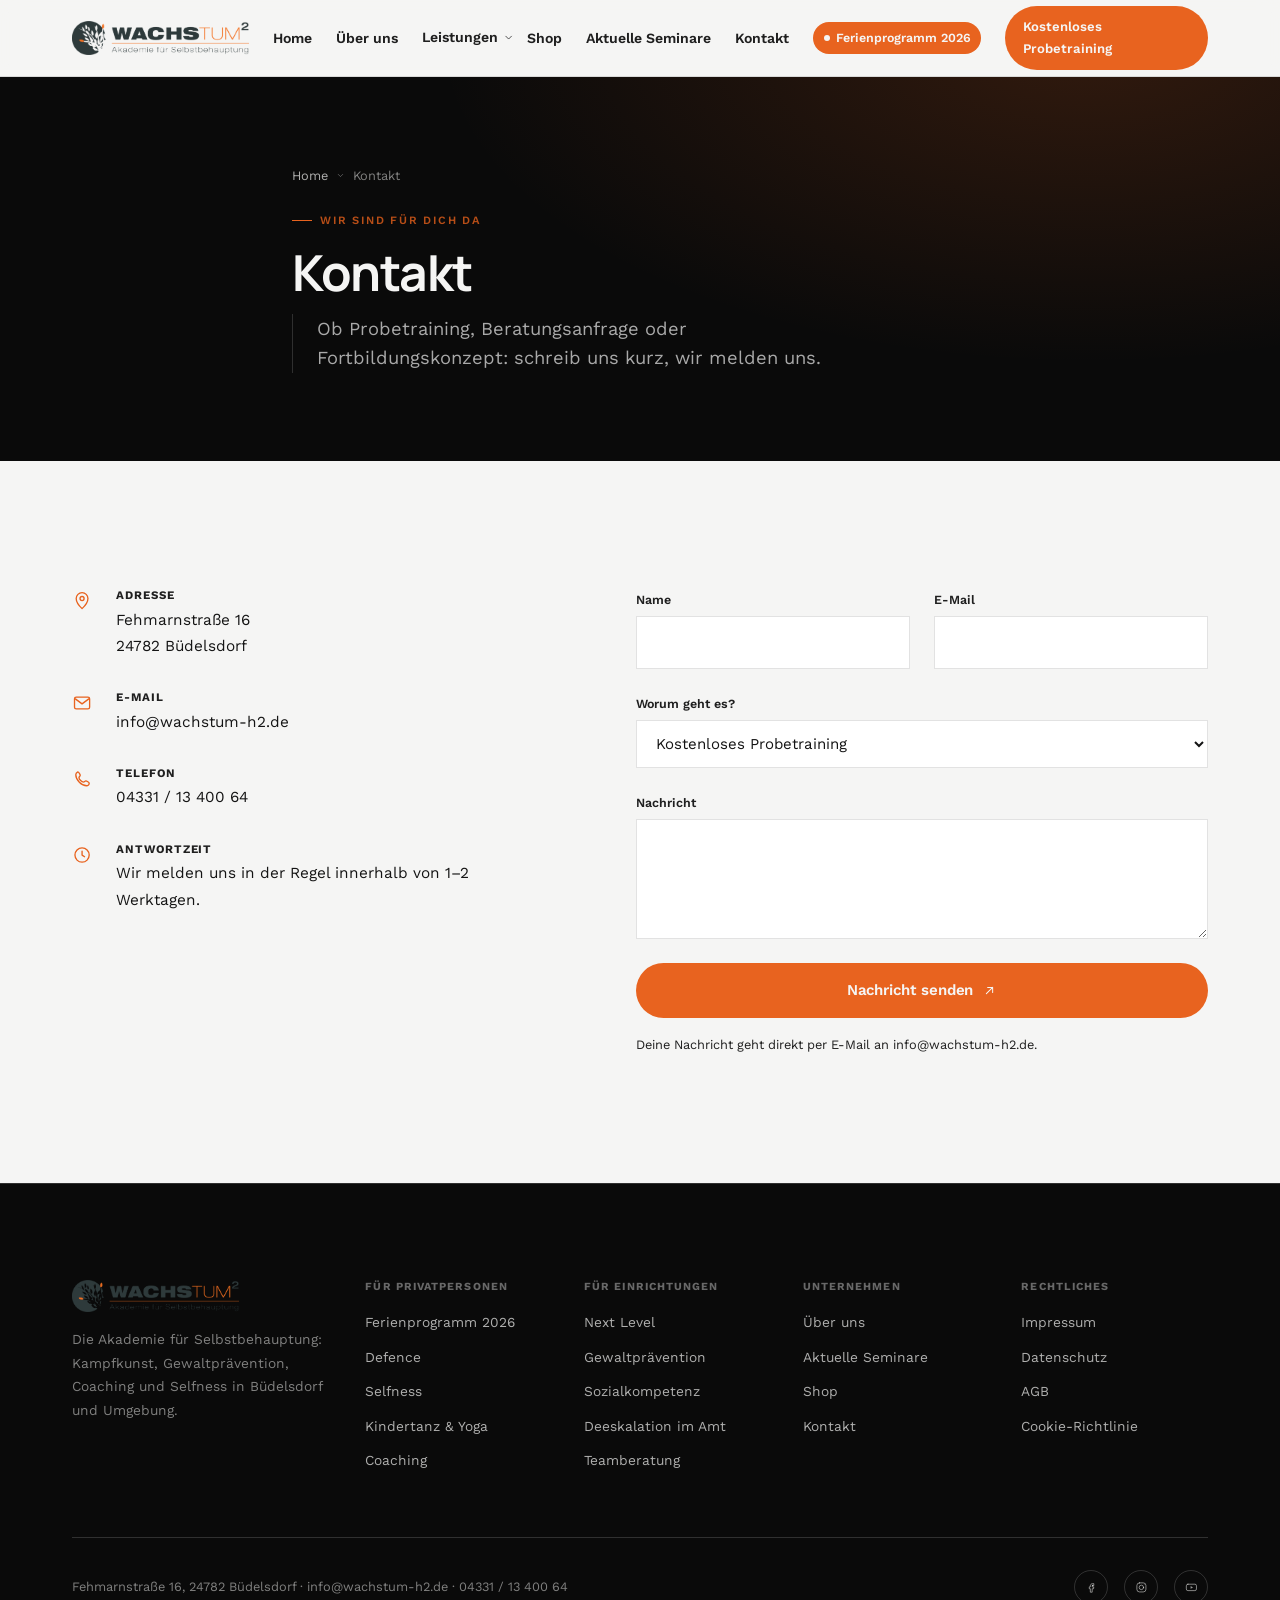
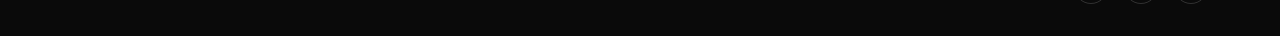
<file: kontakt.html>
<!DOCTYPE html>
<html lang="de">
<head>
<meta charset="UTF-8">
<title>Kontakt · Wachstum²</title>
<meta name="viewport" content="width=device-width, initial-scale=1">
<meta name="robots" content="noindex, nofollow">
<meta name="description" content="Kontaktiere Wachstum² für ein kostenloses Probetraining oder eine Beratungsanfrage. Fehmarnstraße 16, 24782 Büdelsdorf.">
<link rel="canonical" href="https://wachstum-hoch-zwei.de/kontakt/">

<link rel="icon" href="favicon.ico" sizes="any">
<link rel="icon" href="favicon-32x32.png" type="image/png" sizes="32x32">
<link rel="icon" href="favicon-16x16.png" type="image/png" sizes="16x16">
<link rel="apple-touch-icon" href="apple-touch-icon.png">
<link rel="manifest" href="site.webmanifest">
<meta name="theme-color" content="#F5F5F4">

<meta property="og:type" content="website">
<meta property="og:site_name" content="Wachstum² · Akademie für Selbstbehauptung">
<meta property="og:locale" content="de_DE">
<meta property="og:title" content="Kontakt · Wachstum²">
<meta property="og:description" content="Kontaktiere Wachstum² für ein kostenloses Probetraining oder eine Beratungsanfrage. Fehmarnstraße 16, 24782 Büdelsdorf.">
<meta property="og:url" content="https://wachstum-hoch-zwei.de/kontakt/">
<meta property="og:image" content="https://wachstum-hoch-zwei.de/assets/og/og-image.jpg">
<meta property="og:image:width" content="1200">
<meta property="og:image:height" content="630">
<meta name="twitter:card" content="summary_large_image">
<meta name="twitter:title" content="Kontakt · Wachstum²">
<meta name="twitter:description" content="Kontaktiere Wachstum² für ein kostenloses Probetraining oder eine Beratungsanfrage. Fehmarnstraße 16, 24782 Büdelsdorf.">
<meta name="twitter:image" content="https://wachstum-hoch-zwei.de/assets/og/og-image.jpg">

<link rel="preconnect" href="https://fonts.googleapis.com">
<link rel="preconnect" href="https://fonts.gstatic.com" crossorigin>
<link href="https://fonts.googleapis.com/css2?family=Manrope:wght@500;600;700;800&family=Work+Sans:ital,wght@0,400;0,500;0,600;0,700;1,400&display=swap" rel="stylesheet">
<link rel="stylesheet" href="css/styles.css">

<script type="application/ld+json">
{
  "@context": "https://schema.org",
  "@type": "LocalBusiness",
  "@id": "https://wachstum-hoch-zwei.de/#business",
  "name": "Wachstum² – Akademie für Selbstbehauptung",
  "image": "https://wachstum-hoch-zwei.de/assets/og/og-image.jpg",
  "logo": "https://wachstum-hoch-zwei.de/assets/logo/logo-wachstum-h2.png",
  "url": "https://wachstum-hoch-zwei.de/",
  "telephone": "+49 4331 1340064",
  "email": "info@wachstum-h2.de",
  "address": {
    "@type": "PostalAddress",
    "streetAddress": "Fehmarnstraße 16",
    "postalCode": "24782",
    "addressLocality": "Büdelsdorf",
    "addressRegion": "Schleswig-Holstein",
    "addressCountry": "DE"
  },
  "sameAs": [
    "https://www.facebook.com/profile.php?id=100090748542231",
    "https://www.instagram.com/wachstumhoch2/",
    "https://www.youtube.com/channel/UCUe3GwEOC0XnOOG2hOpWc5Q"
  ],
  "foundingDate": "2023",
  "description": "Akademie für Selbstbehauptung: Kampfkunst & Selbstverteidigung, Gewaltprävention, Coaching und Fortbildungen für Kinder, Jugendliche, Familien und Fachkräfte in Büdelsdorf und Umgebung."
}
</script>
</head>
<body>
<svg style="display:none" aria-hidden="true">
  <symbol id="i-arrow" viewBox="0 0 24 24"><path d="M7 17 17 7M9 7h8v8"/></symbol>
  <symbol id="i-check" viewBox="0 0 24 24"><path d="M4 12.5 9.5 18 20 6.5"/></symbol>
  <symbol id="i-chevron" viewBox="0 0 24 24"><path d="M6 9l6 6 6-6"/></symbol>
  <symbol id="i-menu" viewBox="0 0 24 24"><path d="M4 6h16M4 12h16M4 18h16"/></symbol>
  <symbol id="i-close" viewBox="0 0 24 24"><path d="M6 6l12 12M18 6L6 18"/></symbol>
  <symbol id="i-pin" viewBox="0 0 24 24"><path d="M12 21s7-6.4 7-12a7 7 0 1 0-14 0c0 5.6 7 12 7 12Z"/><circle cx="12" cy="9" r="2.4"/></symbol>
  <symbol id="i-mail" viewBox="0 0 24 24"><rect x="3" y="5" width="18" height="14" rx="2"/><path d="m4 7 8 6 8-6"/></symbol>
  <symbol id="i-phone" viewBox="0 0 24 24"><path d="M7 3.5c1 0 2.8 3 2.8 4s-1.5 1.8-1.5 2.8c0 2 3.4 5.4 5.4 5.4 1 0 1.8-1.5 2.8-1.5s4 1.8 4 2.8c0 1.5-1.5 3-3 3-6 0-13-7-13-13 0-1.5 1.5-3 2.5-3.5Z"/></symbol>
  <symbol id="i-clock" viewBox="0 0 24 24"><circle cx="12" cy="12" r="8.5"/><path d="M12 7.5V12l3 2"/></symbol>
  <symbol id="i-instagram" viewBox="0 0 24 24"><rect x="3.5" y="3.5" width="17" height="17" rx="5"/><circle cx="12" cy="12" r="4.2"/><circle cx="17.2" cy="6.8" r=".6" fill="currentColor" stroke="none"/></symbol>
  <symbol id="i-facebook" viewBox="0 0 24 24"><path d="M14 8.5h2.5V5H14c-2.2 0-4 1.8-4 4v2H8v3.5h2V21h3.5v-6.5H16l.5-3.5h-3V9c0-.6.4-1 1-1Z"/></symbol>
  <symbol id="i-youtube" viewBox="0 0 24 24"><rect x="2.5" y="6" width="19" height="12" rx="3"/><path d="M10.5 9.5v5l4.5-2.5-4.5-2.5Z" fill="currentColor" stroke="none"/></symbol>
</svg>

<header class="site-header">
  <div class="wrap">
    <a href="index.html" class="brand"><img src="assets/logo/logo-wachstum-h2.png" alt="Wachstum² · Akademie für Selbstbehauptung"></a>
    <nav class="site-nav" aria-label="Hauptnavigation">
      <ul>
        <li><a href="index.html">Home</a></li>
        <li><a href="index.html#ueberuns">Über uns</a></li>
        <li class="has-sub">
          <a href="#">Leistungen <svg class="icon"><use href="#i-chevron"/></svg></a>
          <div class="sub-menu">
            <div class="sub-menu-group">
              <h4>Für Einrichtungen, Schule &amp; Unternehmen</h4>
              <ul>
                <li><a href="nextlevel.html">Wh2-next Level Fortbildung</a></li>
                <li><a href="gewaltpraevention.html">Wh2-Gewaltprävention</a></li>
                <li><a href="sozialkompetenz.html">Wh2-Sozialkompetenz-Training</a></li>
                <li><a href="deeskalation-amt.html">Deeskalation im Amt</a></li>
                <li><a href="teamberatung.html">Systemische Teamberatung</a></li>
              </ul>
            </div>
            <div class="sub-menu-group">
              <h4>Für Privatpersonen</h4>
              <ul>
                <li><a href="defence.html">Wh2-defence Selbstverteidigung</a></li>
                <li><a href="selfness.html">Wh2-selfness</a></li>
                <li><a href="kindertanz-yoga.html">Wh2-Kindertanz &amp; Kinderyoga</a></li>
                <li><a href="coaching.html">Wh2-coaching &amp; Beratung</a></li>
              </ul>
            </div>
          </div>
        </li>
        <li><a href="shop.html">Shop</a></li>
        <li><a href="aktuelle-seminare.html">Aktuelle Seminare</a></li>
        <li><a href="kontakt.html">Kontakt</a></li>
        <li><a href="ferienprogramm/" class="nav-pill"><span class="dot"></span> Ferienprogramm 2026</a></li>
      </ul>
    </nav>
    <div class="header-cta">
      <a href="kontakt.html" class="btn btn-outline btn-sm">Kontakt</a>
      <a href="kontakt.html" class="btn btn-primary btn-sm" data-track="cta_header_probetraining">Kostenloses Probetraining</a>
    </div>
    <button class="nav-toggle" aria-label="Menü öffnen"><svg class="icon"><use href="#i-menu"/></svg></button>
  </div>
</header>

<div class="mobile-menu" aria-hidden="true">
  <div class="wrap">
    <div class="mobile-menu-head">
      <img src="assets/logo/logo-wachstum-h2.png" alt="Wachstum²">
      <button class="mobile-menu-close" aria-label="Menü schließen"><svg class="icon"><use href="#i-close"/></svg></button>
    </div>
    <ul>
      <li><a href="index.html">Home</a></li>
      <li><a href="index.html#ueberuns">Über uns</a></li>
      <li>
        <details class="mobile-menu-cat">
          <summary>Leistungen <svg class="icon"><use href="#i-chevron"/></svg></summary>
          <ul>
            <li><a href="nextlevel.html">Wh2-next Level Fortbildung</a></li>
            <li><a href="gewaltpraevention.html">Wh2-Gewaltprävention</a></li>
            <li><a href="sozialkompetenz.html">Wh2-Sozialkompetenz-Training</a></li>
            <li><a href="deeskalation-amt.html">Deeskalation im Amt</a></li>
            <li><a href="teamberatung.html">Systemische Teamberatung</a></li>
            <li><a href="defence.html">Wh2-defence Selbstverteidigung</a></li>
            <li><a href="selfness.html">Wh2-selfness</a></li>
            <li><a href="kindertanz-yoga.html">Wh2-Kindertanz &amp; Kinderyoga</a></li>
            <li><a href="coaching.html">Wh2-coaching &amp; Beratung</a></li>
          </ul>
        </details>
      </li>
      <li><a href="shop.html">Shop</a></li>
      <li><a href="aktuelle-seminare.html">Aktuelle Seminare</a></li>
      <li><a href="kontakt.html">Kontakt</a></li>
      <li><a href="ferienprogramm/" class="nav-pill"><span class="dot"></span> Ferienprogramm 2026</a></li>
    </ul>
    <a href="kontakt.html" class="btn btn-primary btn-block">Kostenloses Probetraining</a>
  </div>
</div>

<header class="hero hero-sub">
  <div class="wrap hero-inner">
    <div class="breadcrumb"><a href="index.html">Home</a> <svg class="icon" style="width:.7em;height:.7em"><use href="#i-chevron"/></svg> Kontakt</div>
    <span class="eyebrow">Wir sind für dich da</span>
    <h1>Kontakt</h1>
    <p class="slogan">Ob Probetraining, Beratungsanfrage oder Fortbildungskonzept: schreib uns kurz, wir melden uns.</p>
  </div>
</header>

<main>
  <section>
    <div class="wrap contact-grid">
      <div class="contact-info reveal">
        <div class="contact-info-item">
          <svg class="icon"><use href="#i-pin"/></svg>
          <div>
            <h3>Adresse</h3>
            <p>Fehmarnstraße 16<br>24782 Büdelsdorf</p>
          </div>
        </div>
        <div class="contact-info-item">
          <svg class="icon"><use href="#i-mail"/></svg>
          <div>
            <h3>E-Mail</h3>
            <p><a href="mailto:info@wachstum-h2.de">info@wachstum-h2.de</a></p>
          </div>
        </div>
        <div class="contact-info-item">
          <svg class="icon"><use href="#i-phone"/></svg>
          <div>
            <h3>Telefon</h3>
            <p><a href="tel:+4943311340064">04331 / 13 400 64</a></p>
          </div>
        </div>
        <div class="contact-info-item">
          <svg class="icon"><use href="#i-clock"/></svg>
          <div>
            <h3>Antwortzeit</h3>
            <p>Wir melden uns in der Regel innerhalb von 1–2 Werktagen.</p>
          </div>
        </div>
      </div>

      <div class="reveal">
        <form id="kontakt-form" action="https://formsubmit.co/info@wachstum-h2.de" method="POST">
          <input type="hidden" name="_subject" value="Neue Nachricht über die Webseite">
          <input type="hidden" name="_template" value="table">
          <input type="hidden" name="_captcha" value="false">
          <input type="text" name="_honey" style="position:absolute; left:-9999px" tabindex="-1" autocomplete="off">
          <div class="field-row" style="margin-bottom:var(--s3);">
            <div class="field-group">
              <label for="name">Name</label>
              <input class="field-input" type="text" id="name" name="name" required>
            </div>
            <div class="field-group">
              <label for="email">E-Mail</label>
              <input class="field-input" type="email" id="email" name="email" required>
            </div>
          </div>
          <div class="field-group" style="margin-bottom:var(--s3);">
            <label for="betreff">Worum geht es?</label>
            <select class="field-input" id="betreff" name="betreff">
              <option>Kostenloses Probetraining</option>
              <option>Allgemeine Frage</option>
              <option>Beratungsanfrage (Coaching)</option>
              <option>Fortbildung/Konzept für Einrichtung anfragen</option>
              <option>Sonstiges</option>
            </select>
          </div>
          <div class="field-group" style="margin-bottom:var(--s3);">
            <label for="nachricht">Nachricht</label>
            <textarea class="field-input" id="nachricht" name="nachricht" required></textarea>
          </div>
          <button type="submit" class="btn btn-primary btn-block" data-track="cta_kontakt_absenden">Nachricht senden <svg class="icon"><use href="#i-arrow"/></svg></button>
          <p class="form-note" id="kontakt-form-note">Deine Nachricht geht direkt per E-Mail an info@wachstum-h2.de.</p>
        </form>
        <div class="shop-note reveal" id="kontakt-form-success" style="display:none; margin-top:var(--s3);">
          <svg class="icon"><use href="#i-check"/></svg>
          <span>Danke! Deine Nachricht ist unterwegs. Wir melden uns in der Regel innerhalb von 1–2 Werktagen.</span>
        </div>
        <div class="shop-note reveal" id="kontakt-form-error" style="display:none; margin-top:var(--s3);">
          <svg class="icon"><use href="#i-close"/></svg>
          <span>Da ist etwas schiefgelaufen. Schreib uns stattdessen direkt an <a href="mailto:info@wachstum-h2.de">info@wachstum-h2.de</a>.</span>
        </div>
      </div>
    </div>
  </section>
</main>

<footer>
  <div class="wrap">
    <div class="footer-grid">
      <div class="footer-brand reveal">
        <img src="assets/logo/logo-wachstum-h2.png" alt="Wachstum²">
        <p>Die Akademie für Selbstbehauptung: Kampfkunst, Gewaltprävention, Coaching und Selfness in Büdelsdorf und Umgebung.</p>
      </div>
      <div class="footer-col reveal">
        <h4>Für Privatpersonen</h4>
        <ul>
          <li><a href="ferienprogramm/">Ferienprogramm 2026</a></li>
          <li><a href="defence.html">Defence</a></li>
          <li><a href="selfness.html">Selfness</a></li>
          <li><a href="kindertanz-yoga.html">Kindertanz &amp; Yoga</a></li>
          <li><a href="coaching.html">Coaching</a></li>
        </ul>
      </div>
      <div class="footer-col reveal">
        <h4>Für Einrichtungen</h4>
        <ul>
          <li><a href="nextlevel.html">Next Level</a></li>
          <li><a href="gewaltpraevention.html">Gewaltprävention</a></li>
          <li><a href="sozialkompetenz.html">Sozialkompetenz</a></li>
          <li><a href="deeskalation-amt.html">Deeskalation im Amt</a></li>
          <li><a href="teamberatung.html">Teamberatung</a></li>
        </ul>
      </div>
      <div class="footer-col reveal">
        <h4>Unternehmen</h4>
        <ul>
          <li><a href="index.html#ueberuns">Über uns</a></li>
          <li><a href="aktuelle-seminare.html">Aktuelle Seminare</a></li>
          <li><a href="shop.html">Shop</a></li>
          <li><a href="kontakt.html">Kontakt</a></li>
        </ul>
      </div>
      <div class="footer-col reveal">
        <h4>Rechtliches</h4>
        <ul>
          <li><a href="https://wachstum-hoch-zwei.de/impressum/" target="_blank" rel="noopener">Impressum</a></li>
          <li><a href="https://wachstum-hoch-zwei.de/datenschutz/" target="_blank" rel="noopener">Datenschutz</a></li>
          <li><a href="https://wachstum-hoch-zwei.de/agb/" target="_blank" rel="noopener">AGB</a></li>
          <li><a href="https://wachstum-hoch-zwei.de/cookie-richtlinie-eu/" target="_blank" rel="noopener">Cookie-Richtlinie</a></li>
        </ul>
      </div>
    </div>
    <div class="foot-bottom">
      <span>Fehmarnstraße 16, 24782 Büdelsdorf · info@wachstum-h2.de · 04331 / 13 400 64</span>
      <div class="foot-social-row">
        <a href="https://www.facebook.com/profile.php?id=100090748542231" class="foot-social" aria-label="Facebook" target="_blank" rel="noopener"><svg class="icon"><use href="#i-facebook"/></svg></a>
        <a href="https://www.instagram.com/wachstumhoch2/" class="foot-social" aria-label="Instagram" target="_blank" rel="noopener"><svg class="icon"><use href="#i-instagram"/></svg></a>
        <a href="https://www.youtube.com/channel/UCUe3GwEOC0XnOOG2hOpWc5Q" class="foot-social" aria-label="YouTube" target="_blank" rel="noopener"><svg class="icon"><use href="#i-youtube"/></svg></a>
      </div>
    </div>
  </div>
</footer>

<script src="js/script.js"></script>

<script type="application/ld+json">
{
  "@context": "https://schema.org",
  "@type": "BreadcrumbList",
  "itemListElement": [
    {
      "@type": "ListItem",
      "position": 1,
      "name": "Home",
      "item": "https://wachstum-hoch-zwei.de/"
    },
    {
      "@type": "ListItem",
      "position": 2,
      "name": "Kontakt",
      "item": "https://wachstum-hoch-zwei.de/kontakt/"
    }
  ]
}
</script>
<script>
  (function(){
    var form = document.getElementById("kontakt-form");
    var note = document.getElementById("kontakt-form-note");
    var success = document.getElementById("kontakt-form-success");
    var error = document.getElementById("kontakt-form-error");
    if (!form) return;
    form.addEventListener("submit", function(e){
      e.preventDefault();
      var btn = form.querySelector("button[type=submit]");
      btn.disabled = true;
      error.style.display = "none";
      fetch(form.action, {
        method: "POST",
        body: new FormData(form),
        headers: { "Accept": "application/json" }
      }).then(function(res){
        if (!res.ok) throw new Error("send failed");
        form.style.display = "none";
        note.style.display = "none";
        success.style.display = "flex";
      }).catch(function(){
        btn.disabled = false;
        error.style.display = "flex";
      });
    });
  })();
</script>
</body>
</html>
</file>
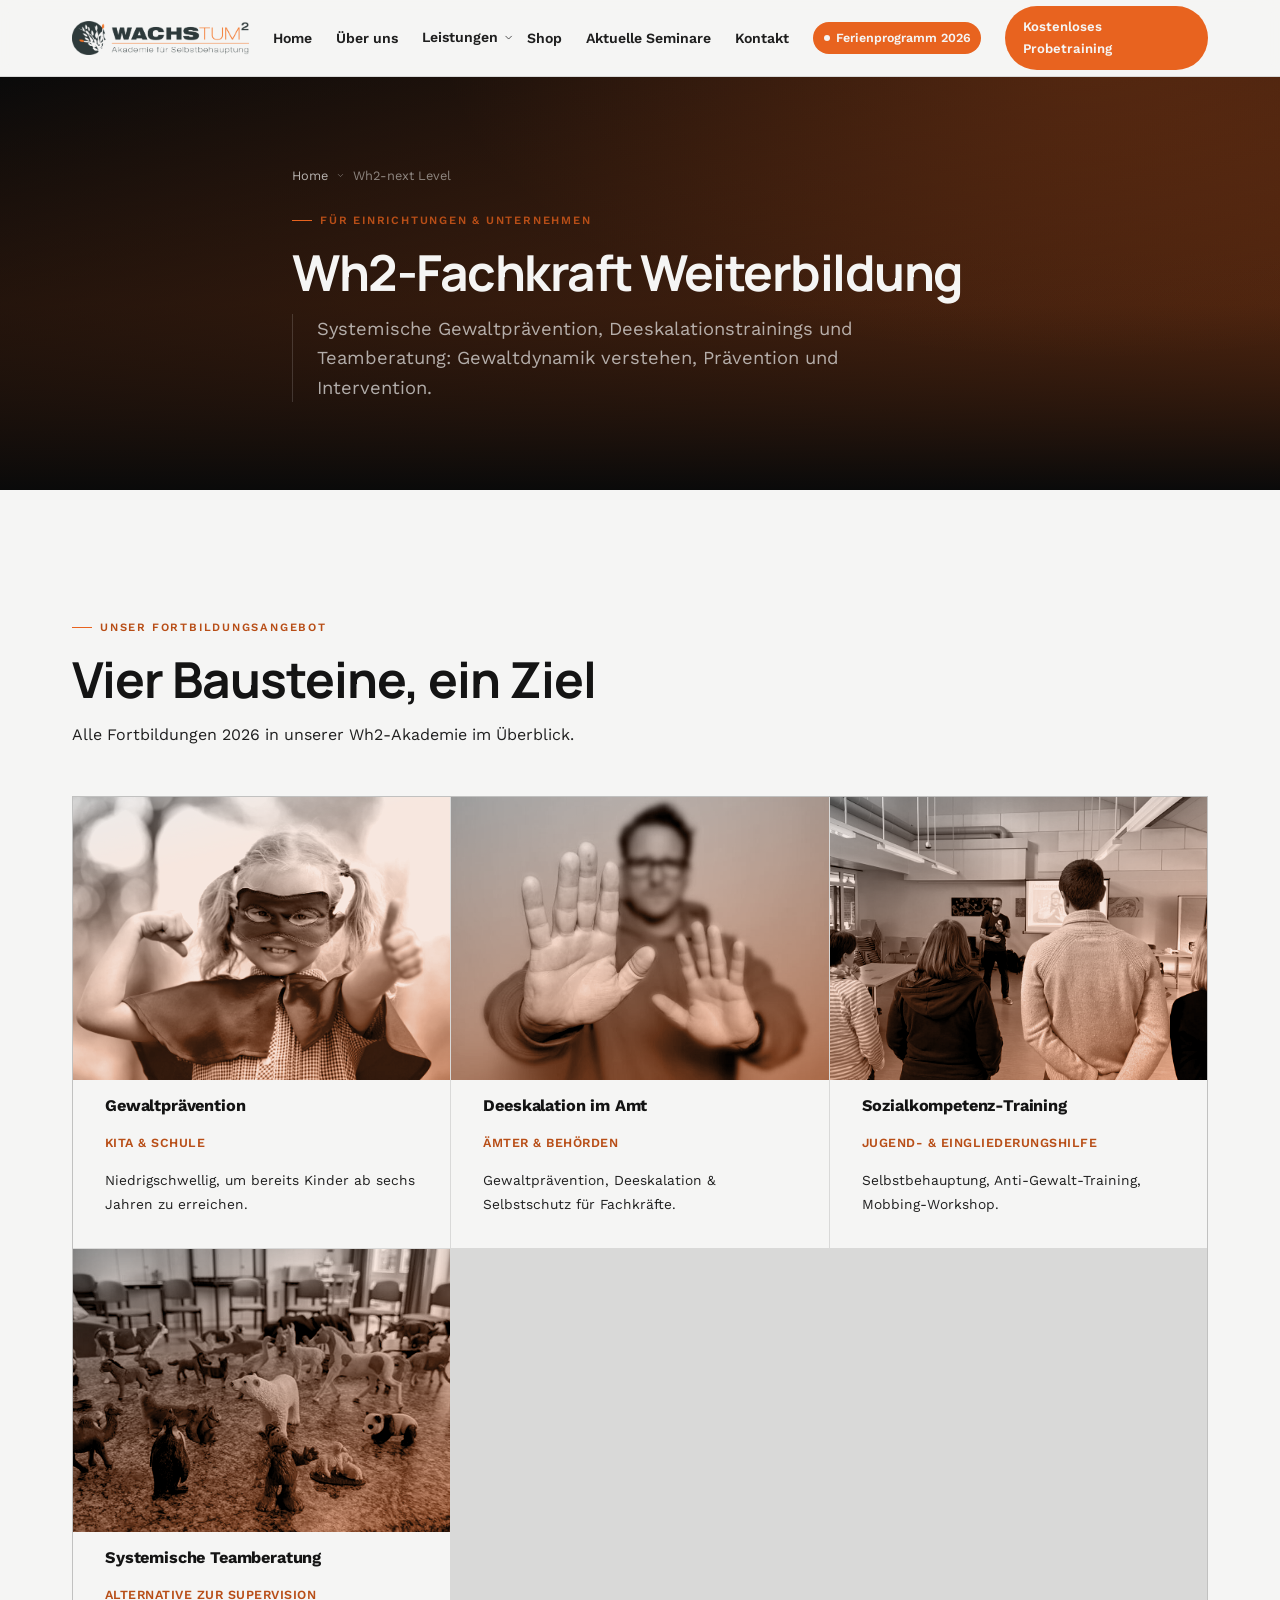
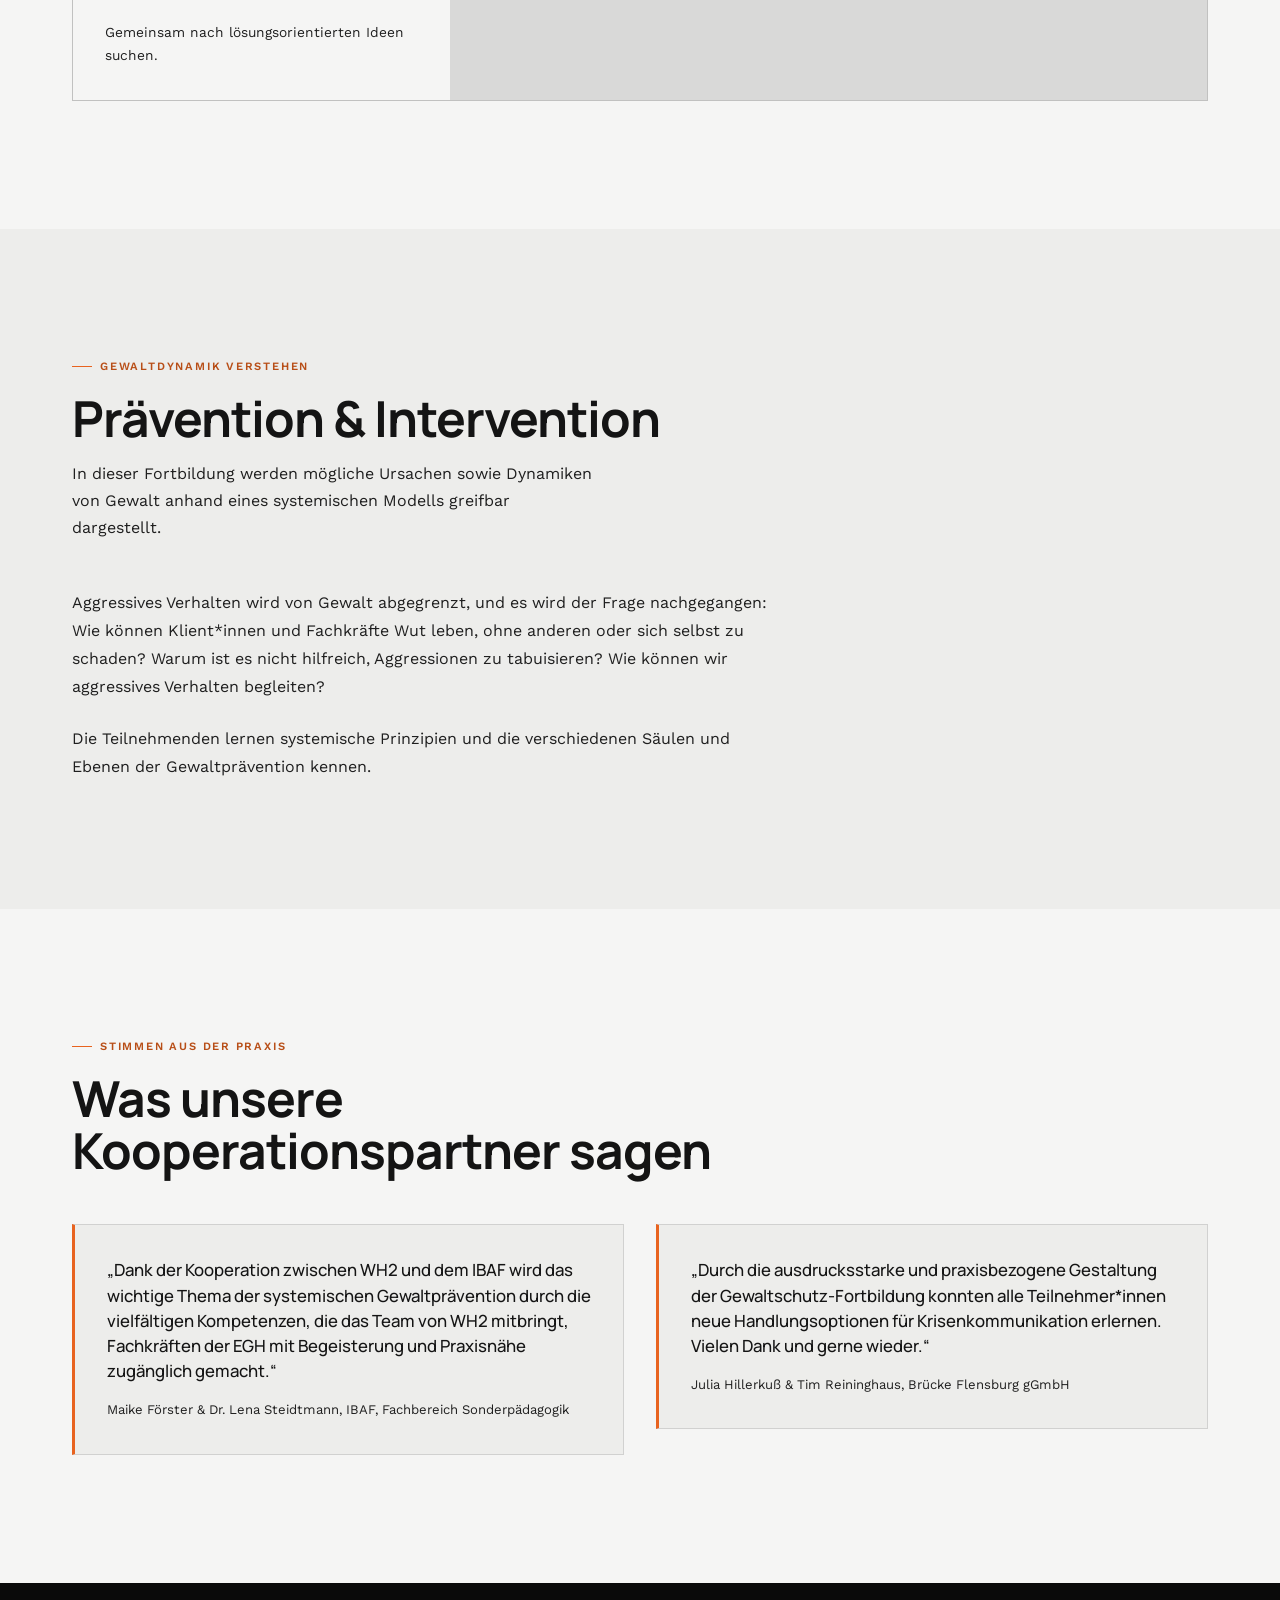
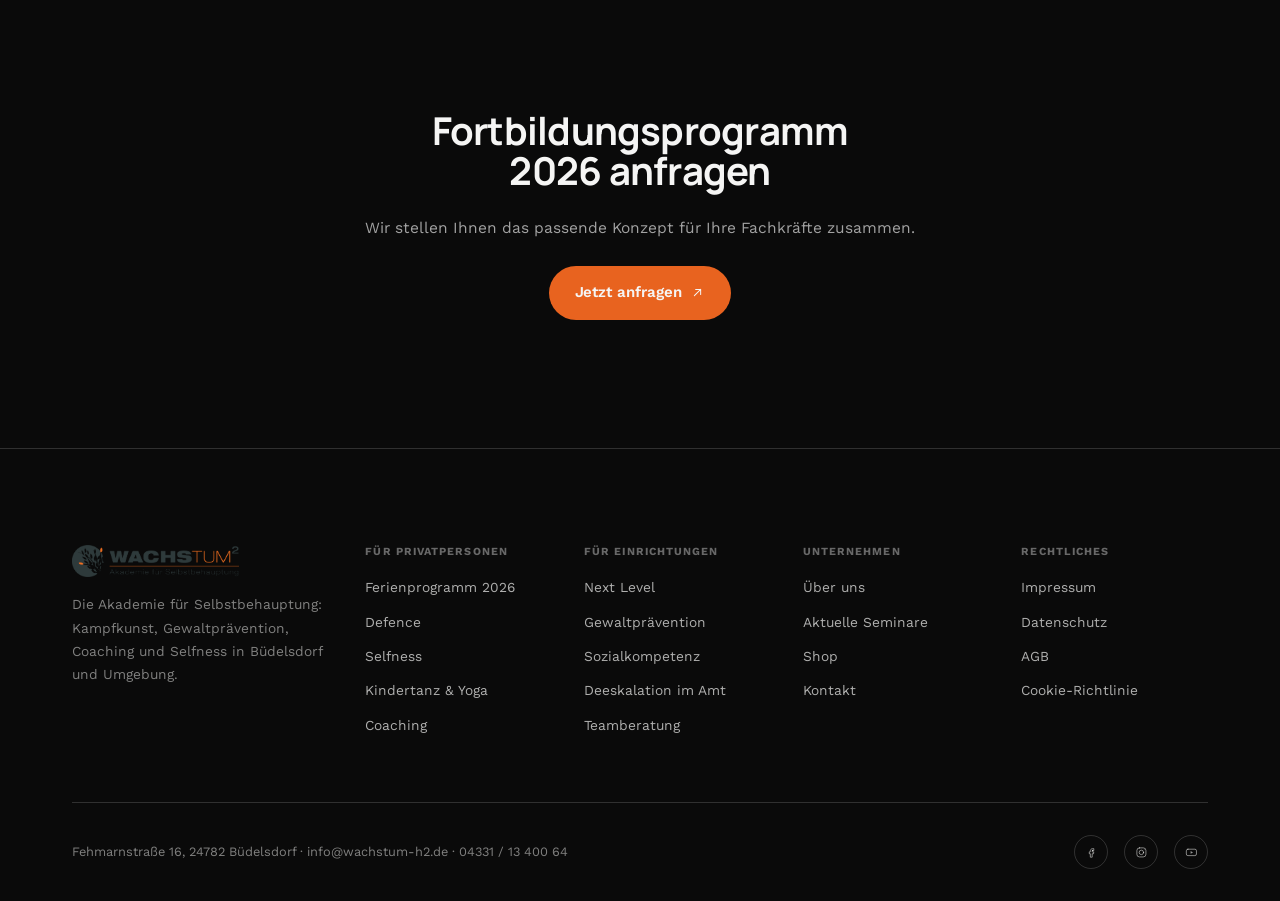
<file: nextlevel.html>
<!DOCTYPE html>
<html lang="de">
<head>
<meta charset="UTF-8">
<title>Wh2-next Level Fortbildung · Wachstum²</title>
<meta name="viewport" content="width=device-width, initial-scale=1">
<meta name="robots" content="noindex, nofollow">
<meta name="description" content="Wh2-next Level: Fortbildungen zu systemischer Gewaltprävention, Deeskalation und Teamberatung für pädagogische Fachkräfte und Einrichtungen.">
<link rel="canonical" href="https://wachstum-hoch-zwei.de/nextlevel/">

<link rel="icon" href="favicon.ico" sizes="any">
<link rel="icon" href="favicon-32x32.png" type="image/png" sizes="32x32">
<link rel="icon" href="favicon-16x16.png" type="image/png" sizes="16x16">
<link rel="apple-touch-icon" href="apple-touch-icon.png">
<link rel="manifest" href="site.webmanifest">
<meta name="theme-color" content="#F5F5F4">

<meta property="og:type" content="website">
<meta property="og:site_name" content="Wachstum² · Akademie für Selbstbehauptung">
<meta property="og:locale" content="de_DE">
<meta property="og:title" content="Wh2-next Level Fortbildung · Wachstum²">
<meta property="og:description" content="Wh2-next Level: Fortbildungen zu systemischer Gewaltprävention, Deeskalation und Teamberatung für pädagogische Fachkräfte und Einrichtungen.">
<meta property="og:url" content="https://wachstum-hoch-zwei.de/nextlevel/">
<meta property="og:image" content="https://wachstum-hoch-zwei.de/assets/og/og-image.jpg">
<meta property="og:image:width" content="1200">
<meta property="og:image:height" content="630">
<meta name="twitter:card" content="summary_large_image">
<meta name="twitter:title" content="Wh2-next Level Fortbildung · Wachstum²">
<meta name="twitter:description" content="Wh2-next Level: Fortbildungen zu systemischer Gewaltprävention, Deeskalation und Teamberatung für pädagogische Fachkräfte und Einrichtungen.">
<meta name="twitter:image" content="https://wachstum-hoch-zwei.de/assets/og/og-image.jpg">

<link rel="preconnect" href="https://fonts.googleapis.com">
<link rel="preconnect" href="https://fonts.gstatic.com" crossorigin>
<link href="https://fonts.googleapis.com/css2?family=Manrope:wght@500;600;700;800&family=Work+Sans:ital,wght@0,500;0,600;0,700;1,400&display=swap" rel="stylesheet">
<link rel="stylesheet" href="css/styles.css">

<script type="application/ld+json">
{
  "@context": "https://schema.org",
  "@type": "LocalBusiness",
  "@id": "https://wachstum-hoch-zwei.de/#business",
  "name": "Wachstum² – Akademie für Selbstbehauptung",
  "image": "https://wachstum-hoch-zwei.de/assets/og/og-image.jpg",
  "logo": "https://wachstum-hoch-zwei.de/assets/logo/logo-wachstum-h2.png",
  "url": "https://wachstum-hoch-zwei.de/",
  "telephone": "+49 4331 1340064",
  "email": "info@wachstum-h2.de",
  "address": {
    "@type": "PostalAddress",
    "streetAddress": "Fehmarnstraße 16",
    "postalCode": "24782",
    "addressLocality": "Büdelsdorf",
    "addressRegion": "Schleswig-Holstein",
    "addressCountry": "DE"
  },
  "sameAs": [
    "https://www.facebook.com/profile.php?id=100090748542231",
    "https://www.instagram.com/wachstumhoch2/",
    "https://www.youtube.com/channel/UCUe3GwEOC0XnOOG2hOpWc5Q"
  ],
  "foundingDate": "2023",
  "description": "Akademie für Selbstbehauptung: Kampfkunst & Selbstverteidigung, Gewaltprävention, Coaching und Fortbildungen für Kinder, Jugendliche, Familien und Fachkräfte in Büdelsdorf und Umgebung."
}
</script>
</head>
<body>
<svg style="display:none" aria-hidden="true">
  <symbol id="i-arrow" viewBox="0 0 24 24"><path d="M7 17 17 7M9 7h8v8"/></symbol>
  <symbol id="i-check" viewBox="0 0 24 24"><path d="M4 12.5 9.5 18 20 6.5"/></symbol>
  <symbol id="i-chevron" viewBox="0 0 24 24"><path d="M6 9l6 6 6-6"/></symbol>
  <symbol id="i-menu" viewBox="0 0 24 24"><path d="M4 6h16M4 12h16M4 18h16"/></symbol>
  <symbol id="i-close" viewBox="0 0 24 24"><path d="M6 6l12 12M18 6L6 18"/></symbol>
  <symbol id="i-users" viewBox="0 0 24 24"><circle cx="9" cy="8" r="3.2"/><path d="M2.5 20c0-3.6 2.9-6 6.5-6s6.5 2.4 6.5 6"/><circle cx="17.5" cy="9" r="2.4"/><path d="M15.5 20c.2-2.9 1.9-4.9 4-5.6"/></symbol>
  <symbol id="i-calendar" viewBox="0 0 24 24"><rect x="3.5" y="5" width="17" height="15.5" rx="1.5"/><path d="M3.5 9.5h17M8 3v4M16 3v4"/></symbol>
  <symbol id="i-clock" viewBox="0 0 24 24"><circle cx="12" cy="12" r="8.5"/><path d="M12 7.5V12l3 2"/></symbol>
  <symbol id="i-pin" viewBox="0 0 24 24"><path d="M12 21s7-6.4 7-12a7 7 0 1 0-14 0c0 5.6 7 12 7 12Z"/><circle cx="12" cy="9" r="2.4"/></symbol>
  <symbol id="i-instagram" viewBox="0 0 24 24"><rect x="3.5" y="3.5" width="17" height="17" rx="5"/><circle cx="12" cy="12" r="4.2"/><circle cx="17.2" cy="6.8" r=".6" fill="currentColor" stroke="none"/></symbol>
  <symbol id="i-facebook" viewBox="0 0 24 24"><path d="M14 8.5h2.5V5H14c-2.2 0-4 1.8-4 4v2H8v3.5h2V21h3.5v-6.5H16l.5-3.5h-3V9c0-.6.4-1 1-1Z"/></symbol>
  <symbol id="i-youtube" viewBox="0 0 24 24"><rect x="2.5" y="6" width="19" height="12" rx="3"/><path d="M10.5 9.5v5l4.5-2.5-4.5-2.5Z" fill="currentColor" stroke="none"/></symbol>
</svg>

<header class="site-header">
  <div class="wrap">
    <a href="index.html" class="brand"><img src="assets/logo/logo-wachstum-h2.png" alt="Wachstum² · Akademie für Selbstbehauptung"></a>
    <nav class="site-nav" aria-label="Hauptnavigation">
      <ul>
        <li><a href="index.html">Home</a></li>
        <li><a href="index.html#ueberuns">Über uns</a></li>
        <li class="has-sub">
          <a href="#">Leistungen <svg class="icon"><use href="#i-chevron"/></svg></a>
          <div class="sub-menu">
            <div class="sub-menu-group">
              <h4>Für Einrichtungen, Schule &amp; Unternehmen</h4>
              <ul>
                <li><a href="nextlevel.html">Wh2-next Level Fortbildung</a></li>
                <li><a href="gewaltpraevention.html">Wh2-Gewaltprävention</a></li>
                <li><a href="sozialkompetenz.html">Wh2-Sozialkompetenz-Training</a></li>
                <li><a href="deeskalation-amt.html">Deeskalation im Amt</a></li>
                <li><a href="teamberatung.html">Systemische Teamberatung</a></li>
              </ul>
            </div>
            <div class="sub-menu-group">
              <h4>Für Privatpersonen</h4>
              <ul>
                <li><a href="defence.html">Wh2-defence Selbstverteidigung</a></li>
                <li><a href="selfness.html">Wh2-selfness</a></li>
                <li><a href="kindertanz-yoga.html">Wh2-Kindertanz &amp; Kinderyoga</a></li>
                <li><a href="coaching.html">Wh2-coaching &amp; Beratung</a></li>
              </ul>
            </div>
          </div>
        </li>
        <li><a href="shop.html">Shop</a></li>
        <li><a href="aktuelle-seminare.html">Aktuelle Seminare</a></li>
        <li><a href="kontakt.html">Kontakt</a></li>
        <li><a href="ferienprogramm/" class="nav-pill"><span class="dot"></span> Ferienprogramm 2026</a></li>
      </ul>
    </nav>
    <div class="header-cta">
      <a href="kontakt.html" class="btn btn-outline btn-sm">Kontakt</a>
      <a href="kontakt.html" class="btn btn-primary btn-sm" data-track="cta_header_probetraining">Kostenloses Probetraining</a>
    </div>
    <button class="nav-toggle" aria-label="Menü öffnen"><svg class="icon"><use href="#i-menu"/></svg></button>
  </div>
</header>

<div class="mobile-menu" aria-hidden="true">
  <div class="wrap">
    <div class="mobile-menu-head">
      <img src="assets/logo/logo-wachstum-h2.png" alt="Wachstum²">
      <button class="mobile-menu-close" aria-label="Menü schließen"><svg class="icon"><use href="#i-close"/></svg></button>
    </div>
    <ul>
      <li><a href="index.html">Home</a></li>
      <li><a href="index.html#ueberuns">Über uns</a></li>
      <li>
        <details class="mobile-menu-cat">
          <summary>Leistungen <svg class="icon"><use href="#i-chevron"/></svg></summary>
          <ul>
            <li><a href="nextlevel.html">Wh2-next Level Fortbildung</a></li>
            <li><a href="gewaltpraevention.html">Wh2-Gewaltprävention</a></li>
            <li><a href="sozialkompetenz.html">Wh2-Sozialkompetenz-Training</a></li>
            <li><a href="deeskalation-amt.html">Deeskalation im Amt</a></li>
            <li><a href="teamberatung.html">Systemische Teamberatung</a></li>
            <li><a href="defence.html">Wh2-defence Selbstverteidigung</a></li>
            <li><a href="selfness.html">Wh2-selfness</a></li>
            <li><a href="kindertanz-yoga.html">Wh2-Kindertanz &amp; Kinderyoga</a></li>
            <li><a href="coaching.html">Wh2-coaching &amp; Beratung</a></li>
          </ul>
        </details>
      </li>
      <li><a href="shop.html">Shop</a></li>
      <li><a href="aktuelle-seminare.html">Aktuelle Seminare</a></li>
      <li><a href="kontakt.html">Kontakt</a></li>
      <li><a href="ferienprogramm/" class="nav-pill"><span class="dot"></span> Ferienprogramm 2026</a></li>
    </ul>
    <a href="kontakt.html" class="btn btn-primary btn-block">Kostenloses Probetraining</a>
  </div>
</div>

<header class="hero hero-sub">
  <div class="photo-loop" aria-hidden="true">
    <img src="assets/fotos/leistungen/generic-img0532.jpg" alt="">
    <img src="assets/fotos/leistungen/deeskalation.jpg" alt="">
    <img src="assets/fotos/leistungen/generic-portrait-training.jpg" alt="">
    <img src="assets/fotos/leistungen/generic-team-training.jpg" alt="">
  </div>
  <div class="wrap hero-inner">
    <div class="breadcrumb"><a href="index.html">Home</a> <svg class="icon" style="width:.7em;height:.7em"><use href="#i-chevron"/></svg> Wh2-next Level</div>
    <span class="eyebrow">Für Einrichtungen &amp; Unternehmen</span>
    <h1>Wh2-Fachkraft Weiterbildung</h1>
    <p class="slogan">Systemische Gewaltprävention, Deeskalationstrainings und Teamberatung: Gewaltdynamik verstehen, Prävention und Intervention.</p>
  </div>
</header>

<main>
  <section>
    <div class="wrap">
      <div class="section-head reveal">
        <span class="eyebrow">Unser Fortbildungsangebot</span>
        <h2>Vier Bausteine, ein Ziel</h2>
        <p>Alle Fortbildungen 2026 in unserer Wh2-Akademie im Überblick.</p>
      </div>
      <div class="team-grid">
        <a href="gewaltpraevention.html" class="team-card reveal">
          <div class="photo-frame" style="aspect-ratio:4/3; margin:calc(var(--s4) * -1) calc(var(--s4) * -1) 0;">
            <img src="assets/fotos/leistungen/gewaltpraevention-kindergarten.jpg" alt="Gewaltprävention in der Kita">
          </div>
          <h3>Gewaltprävention</h3>
          <p class="role">Kita &amp; Schule</p>
          <p style="font-size:.86rem; color:var(--ink-soft);">Niedrigschwellig, um bereits Kinder ab sechs Jahren zu erreichen.</p>
        </a>
        <a href="deeskalation-amt.html" class="team-card reveal">
          <div class="photo-frame" style="aspect-ratio:4/3; margin:calc(var(--s4) * -1) calc(var(--s4) * -1) 0;">
            <img src="assets/fotos/leistungen/deeskalation.jpg" alt="Deeskalationstraining für Fachkräfte">
          </div>
          <h3>Deeskalation im Amt</h3>
          <p class="role">Ämter &amp; Behörden</p>
          <p style="font-size:.86rem; color:var(--ink-soft);">Gewaltprävention, Deeskalation &amp; Selbstschutz für Fachkräfte.</p>
        </a>
        <a href="sozialkompetenz.html" class="team-card reveal">
          <div class="photo-frame" style="aspect-ratio:4/3; margin:calc(var(--s4) * -1) calc(var(--s4) * -1) 0;">
            <img src="assets/fotos/leistungen/generic-img0532.jpg" alt="Trainingssituation bei Wachstum²">
          </div>
          <h3>Sozialkompetenz-Training</h3>
          <p class="role">Jugend- &amp; Eingliederungshilfe</p>
          <p style="font-size:.86rem; color:var(--ink-soft);">Selbstbehauptung, Anti-Gewalt-Training, Mobbing-Workshop.</p>
        </a>
        <a href="teamberatung.html" class="team-card reveal">
          <div class="photo-frame" style="aspect-ratio:4/3; margin:calc(var(--s4) * -1) calc(var(--s4) * -1) 0;">
            <img src="assets/fotos/leistungen/generic-team-training.jpg" alt="Team-Training bei Wachstum²">
          </div>
          <h3>Systemische Teamberatung</h3>
          <p class="role">Alternative zur Supervision</p>
          <p style="font-size:.86rem; color:var(--ink-soft);">Gemeinsam nach lösungsorientierten Ideen suchen.</p>
        </a>
      </div>
    </div>
  </section>

  <section style="background:var(--paper-soft);">
    <div class="wrap">
      <div class="section-head reveal">
        <span class="eyebrow">Gewaltdynamik verstehen</span>
        <h2>Prävention &amp; Intervention</h2>
        <p>In dieser Fortbildung werden mögliche Ursachen sowie Dynamiken von Gewalt anhand eines systemischen Modells greifbar dargestellt.</p>
      </div>
      <div class="prose reveal">
        <p>Aggressives Verhalten wird von Gewalt abgegrenzt, und es wird der Frage nachgegangen: Wie können Klient*innen und Fachkräfte Wut leben, ohne anderen oder sich selbst zu schaden? Warum ist es nicht hilfreich, Aggressionen zu tabuisieren? Wie können wir aggressives Verhalten begleiten?</p>
        <p>Die Teilnehmenden lernen systemische Prinzipien und die verschiedenen Säulen und Ebenen der Gewaltprävention kennen.</p>
      </div>
    </div>
  </section>

  <section>
    <div class="wrap">
      <div class="section-head reveal">
        <span class="eyebrow">Stimmen aus der Praxis</span>
        <h2>Was unsere Kooperationspartner sagen</h2>
      </div>
      <div class="content-grid-2">
        <div class="quote-card reveal">
          <p>„Dank der Kooperation zwischen WH2 und dem IBAF wird das wichtige Thema der systemischen Gewaltprävention durch die vielfältigen Kompetenzen, die das Team von WH2 mitbringt, Fachkräften der EGH mit Begeisterung und Praxisnähe zugänglich gemacht.“</p>
          <cite>Maike Förster &amp; Dr. Lena Steidtmann, IBAF, Fachbereich Sonderpädagogik</cite>
        </div>
        <div class="quote-card reveal">
          <p>„Durch die ausdrucksstarke und praxisbezogene Gestaltung der Gewaltschutz-Fortbildung konnten alle Teilnehmer*innen neue Handlungsoptionen für Krisenkommunikation erlernen. Vielen Dank und gerne wieder.“</p>
          <cite>Julia Hillerkuß &amp; Tim Reininghaus, Brücke Flensburg gGmbH</cite>
        </div>
      </div>
    </div>
  </section>

  <section class="cta-band">
    <div class="wrap">
      <h2>Fortbildungsprogramm 2026 anfragen</h2>
      <p>Wir stellen Ihnen das passende Konzept für Ihre Fachkräfte zusammen.</p>
      <a href="kontakt.html" class="btn btn-primary" data-track="cta_nextlevel_kontakt">Jetzt anfragen <svg class="icon"><use href="#i-arrow"/></svg></a>
    </div>
  </section>
</main>

<footer>
  <div class="wrap">
    <div class="footer-grid">
      <div class="footer-brand reveal">
        <img src="assets/logo/logo-wachstum-h2.png" alt="Wachstum²">
        <p>Die Akademie für Selbstbehauptung: Kampfkunst, Gewaltprävention, Coaching und Selfness in Büdelsdorf und Umgebung.</p>
      </div>
      <div class="footer-col reveal">
        <h4>Für Privatpersonen</h4>
        <ul>
          <li><a href="ferienprogramm/">Ferienprogramm 2026</a></li>
          <li><a href="defence.html">Defence</a></li>
          <li><a href="selfness.html">Selfness</a></li>
          <li><a href="kindertanz-yoga.html">Kindertanz &amp; Yoga</a></li>
          <li><a href="coaching.html">Coaching</a></li>
        </ul>
      </div>
      <div class="footer-col reveal">
        <h4>Für Einrichtungen</h4>
        <ul>
          <li><a href="nextlevel.html">Next Level</a></li>
          <li><a href="gewaltpraevention.html">Gewaltprävention</a></li>
          <li><a href="sozialkompetenz.html">Sozialkompetenz</a></li>
          <li><a href="deeskalation-amt.html">Deeskalation im Amt</a></li>
          <li><a href="teamberatung.html">Teamberatung</a></li>
        </ul>
      </div>
      <div class="footer-col reveal">
        <h4>Unternehmen</h4>
        <ul>
          <li><a href="index.html#ueberuns">Über uns</a></li>
          <li><a href="aktuelle-seminare.html">Aktuelle Seminare</a></li>
          <li><a href="shop.html">Shop</a></li>
          <li><a href="kontakt.html">Kontakt</a></li>
        </ul>
      </div>
      <div class="footer-col reveal">
        <h4>Rechtliches</h4>
        <ul>
          <li><a href="https://wachstum-hoch-zwei.de/impressum/" target="_blank" rel="noopener">Impressum</a></li>
          <li><a href="https://wachstum-hoch-zwei.de/datenschutz/" target="_blank" rel="noopener">Datenschutz</a></li>
          <li><a href="https://wachstum-hoch-zwei.de/agb/" target="_blank" rel="noopener">AGB</a></li>
          <li><a href="https://wachstum-hoch-zwei.de/cookie-richtlinie-eu/" target="_blank" rel="noopener">Cookie-Richtlinie</a></li>
        </ul>
      </div>
    </div>
    <div class="foot-bottom">
      <span>Fehmarnstraße 16, 24782 Büdelsdorf · info@wachstum-h2.de · 04331 / 13 400 64</span>
      <div class="foot-social-row">
        <a href="https://www.facebook.com/profile.php?id=100090748542231" class="foot-social" aria-label="Facebook" target="_blank" rel="noopener"><svg class="icon"><use href="#i-facebook"/></svg></a>
        <a href="https://www.instagram.com/wachstumhoch2/" class="foot-social" aria-label="Instagram" target="_blank" rel="noopener"><svg class="icon"><use href="#i-instagram"/></svg></a>
        <a href="https://www.youtube.com/channel/UCUe3GwEOC0XnOOG2hOpWc5Q" class="foot-social" aria-label="YouTube" target="_blank" rel="noopener"><svg class="icon"><use href="#i-youtube"/></svg></a>
      </div>
    </div>
  </div>
</footer>

<script src="js/script.js"></script>

<script type="application/ld+json">
{
  "@context": "https://schema.org",
  "@type": "BreadcrumbList",
  "itemListElement": [
    {
      "@type": "ListItem",
      "position": 1,
      "name": "Home",
      "item": "https://wachstum-hoch-zwei.de/"
    },
    {
      "@type": "ListItem",
      "position": 2,
      "name": "Wh2-next Level",
      "item": "https://wachstum-hoch-zwei.de/nextlevel/"
    }
  ]
}
</script>
</body>
</html>
</file>
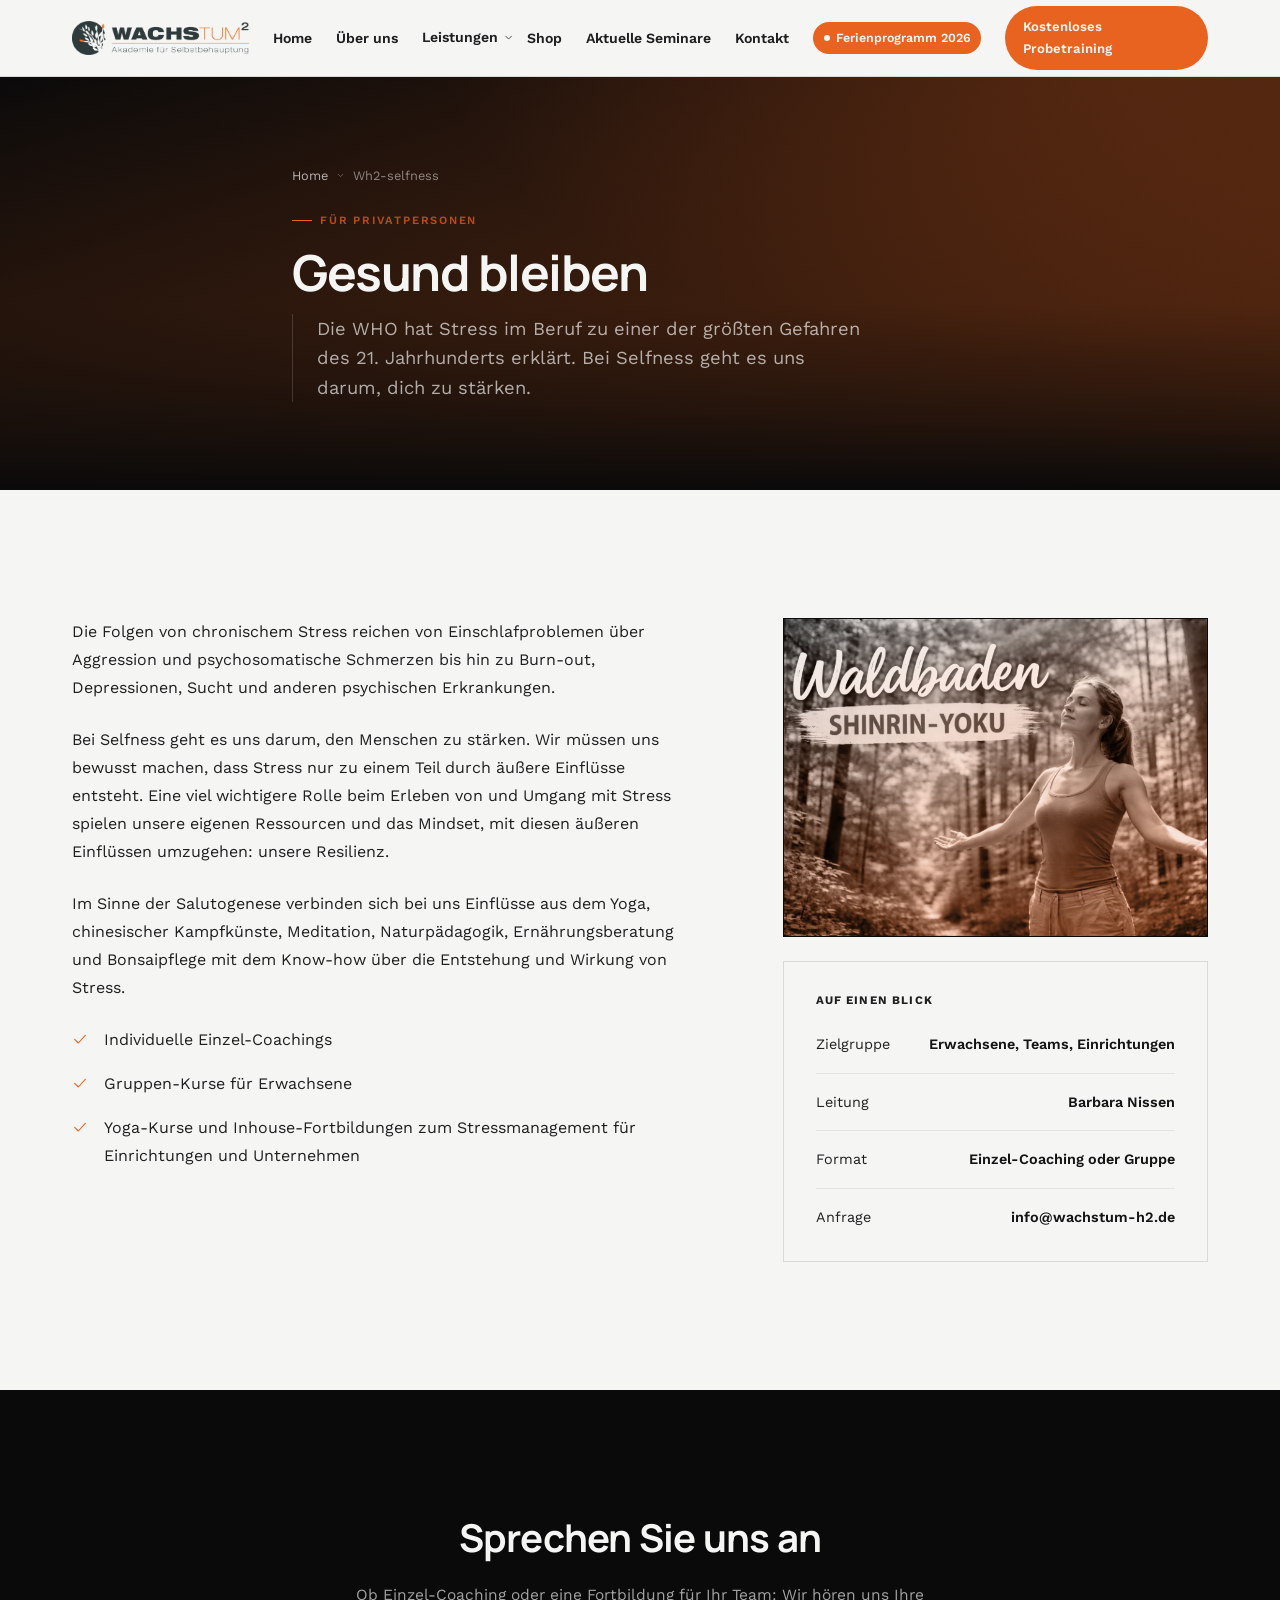
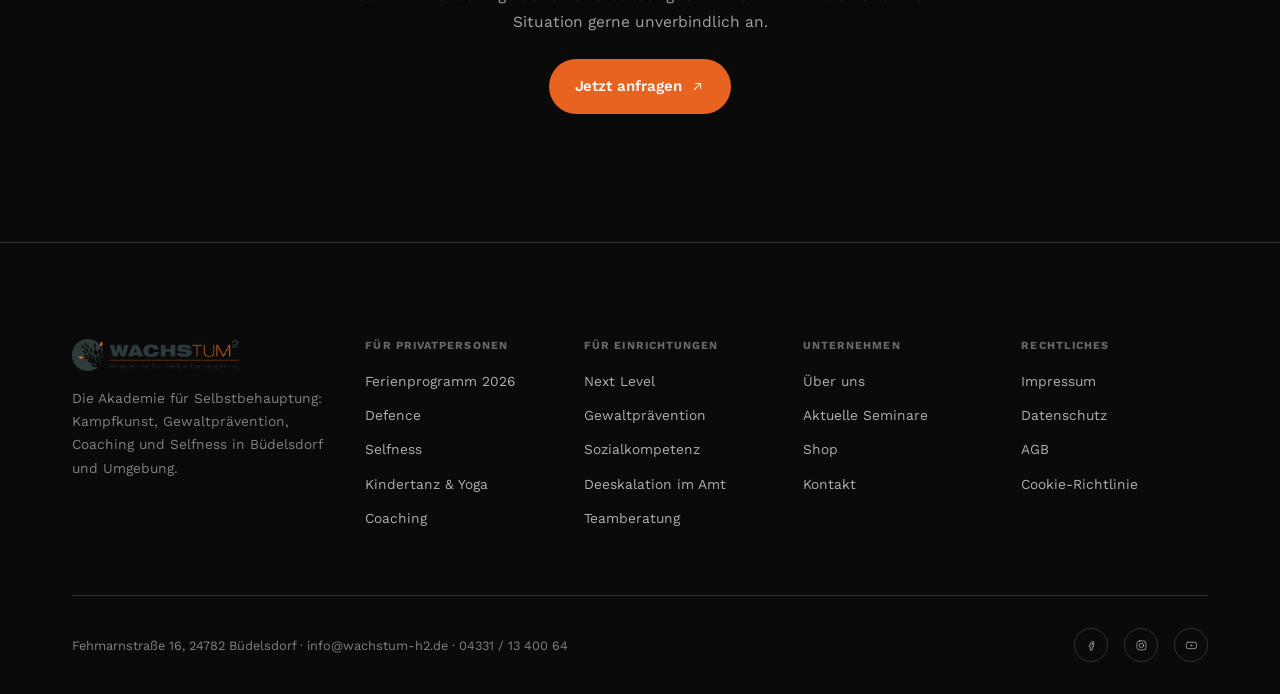
<file: selfness.html>
<!DOCTYPE html>
<html lang="de">
<head>
<meta charset="UTF-8">
<title>Wh2-selfness · Gesund bleiben · Wachstum²</title>
<meta name="viewport" content="width=device-width, initial-scale=1">
<meta name="robots" content="noindex, nofollow">
<meta name="description" content="Wh2-selfness: Einzel-Coachings und Gruppenkurse für mehr Resilienz und einen gesunden Umgang mit Stress, mit Einflüssen aus Yoga, Kampfkunst und Meditation.">
<link rel="canonical" href="https://wachstum-hoch-zwei.de/selfness/">

<link rel="icon" href="favicon.ico" sizes="any">
<link rel="icon" href="favicon-32x32.png" type="image/png" sizes="32x32">
<link rel="icon" href="favicon-16x16.png" type="image/png" sizes="16x16">
<link rel="apple-touch-icon" href="apple-touch-icon.png">
<link rel="manifest" href="site.webmanifest">
<meta name="theme-color" content="#F5F5F4">

<meta property="og:type" content="website">
<meta property="og:site_name" content="Wachstum² · Akademie für Selbstbehauptung">
<meta property="og:locale" content="de_DE">
<meta property="og:title" content="Wh2-selfness · Gesund bleiben · Wachstum²">
<meta property="og:description" content="Wh2-selfness: Einzel-Coachings und Gruppenkurse für mehr Resilienz und einen gesunden Umgang mit Stress, mit Einflüssen aus Yoga, Kampfkunst und Meditation.">
<meta property="og:url" content="https://wachstum-hoch-zwei.de/selfness/">
<meta property="og:image" content="https://wachstum-hoch-zwei.de/assets/og/og-image.jpg">
<meta property="og:image:width" content="1200">
<meta property="og:image:height" content="630">
<meta name="twitter:card" content="summary_large_image">
<meta name="twitter:title" content="Wh2-selfness · Gesund bleiben · Wachstum²">
<meta name="twitter:description" content="Wh2-selfness: Einzel-Coachings und Gruppenkurse für mehr Resilienz und einen gesunden Umgang mit Stress, mit Einflüssen aus Yoga, Kampfkunst und Meditation.">
<meta name="twitter:image" content="https://wachstum-hoch-zwei.de/assets/og/og-image.jpg">

<link rel="preconnect" href="https://fonts.googleapis.com">
<link rel="preconnect" href="https://fonts.gstatic.com" crossorigin>
<link href="https://fonts.googleapis.com/css2?family=Manrope:wght@500;600;700;800&family=Work+Sans:ital,wght@0,400;0,500;0,600;0,700;1,400&display=swap" rel="stylesheet">
<link rel="stylesheet" href="css/styles.css">

<script type="application/ld+json">
{
  "@context": "https://schema.org",
  "@type": "LocalBusiness",
  "@id": "https://wachstum-hoch-zwei.de/#business",
  "name": "Wachstum² – Akademie für Selbstbehauptung",
  "image": "https://wachstum-hoch-zwei.de/assets/og/og-image.jpg",
  "logo": "https://wachstum-hoch-zwei.de/assets/logo/logo-wachstum-h2.png",
  "url": "https://wachstum-hoch-zwei.de/",
  "telephone": "+49 4331 1340064",
  "email": "info@wachstum-h2.de",
  "address": {
    "@type": "PostalAddress",
    "streetAddress": "Fehmarnstraße 16",
    "postalCode": "24782",
    "addressLocality": "Büdelsdorf",
    "addressRegion": "Schleswig-Holstein",
    "addressCountry": "DE"
  },
  "sameAs": [
    "https://www.facebook.com/profile.php?id=100090748542231",
    "https://www.instagram.com/wachstumhoch2/",
    "https://www.youtube.com/channel/UCUe3GwEOC0XnOOG2hOpWc5Q"
  ],
  "foundingDate": "2023",
  "description": "Akademie für Selbstbehauptung: Kampfkunst & Selbstverteidigung, Gewaltprävention, Coaching und Fortbildungen für Kinder, Jugendliche, Familien und Fachkräfte in Büdelsdorf und Umgebung."
}
</script>
</head>
<body>
<svg style="display:none" aria-hidden="true">
  <symbol id="i-arrow" viewBox="0 0 24 24"><path d="M7 17 17 7M9 7h8v8"/></symbol>
  <symbol id="i-check" viewBox="0 0 24 24"><path d="M4 12.5 9.5 18 20 6.5"/></symbol>
  <symbol id="i-chevron" viewBox="0 0 24 24"><path d="M6 9l6 6 6-6"/></symbol>
  <symbol id="i-menu" viewBox="0 0 24 24"><path d="M4 6h16M4 12h16M4 18h16"/></symbol>
  <symbol id="i-close" viewBox="0 0 24 24"><path d="M6 6l12 12M18 6L6 18"/></symbol>
  <symbol id="i-users" viewBox="0 0 24 24"><circle cx="9" cy="8" r="3.2"/><path d="M2.5 20c0-3.6 2.9-6 6.5-6s6.5 2.4 6.5 6"/><circle cx="17.5" cy="9" r="2.4"/><path d="M15.5 20c.2-2.9 1.9-4.9 4-5.6"/></symbol>
  <symbol id="i-calendar" viewBox="0 0 24 24"><rect x="3.5" y="5" width="17" height="15.5" rx="1.5"/><path d="M3.5 9.5h17M8 3v4M16 3v4"/></symbol>
  <symbol id="i-clock" viewBox="0 0 24 24"><circle cx="12" cy="12" r="8.5"/><path d="M12 7.5V12l3 2"/></symbol>
  <symbol id="i-pin" viewBox="0 0 24 24"><path d="M12 21s7-6.4 7-12a7 7 0 1 0-14 0c0 5.6 7 12 7 12Z"/><circle cx="12" cy="9" r="2.4"/></symbol>
  <symbol id="i-instagram" viewBox="0 0 24 24"><rect x="3.5" y="3.5" width="17" height="17" rx="5"/><circle cx="12" cy="12" r="4.2"/><circle cx="17.2" cy="6.8" r=".6" fill="currentColor" stroke="none"/></symbol>
  <symbol id="i-facebook" viewBox="0 0 24 24"><path d="M14 8.5h2.5V5H14c-2.2 0-4 1.8-4 4v2H8v3.5h2V21h3.5v-6.5H16l.5-3.5h-3V9c0-.6.4-1 1-1Z"/></symbol>
  <symbol id="i-youtube" viewBox="0 0 24 24"><rect x="2.5" y="6" width="19" height="12" rx="3"/><path d="M10.5 9.5v5l4.5-2.5-4.5-2.5Z" fill="currentColor" stroke="none"/></symbol>
</svg>

<header class="site-header">
  <div class="wrap">
    <a href="index.html" class="brand"><img src="assets/logo/logo-wachstum-h2.png" alt="Wachstum² · Akademie für Selbstbehauptung"></a>
    <nav class="site-nav" aria-label="Hauptnavigation">
      <ul>
        <li><a href="index.html">Home</a></li>
        <li><a href="index.html#ueberuns">Über uns</a></li>
        <li class="has-sub">
          <a href="#">Leistungen <svg class="icon"><use href="#i-chevron"/></svg></a>
          <div class="sub-menu">
            <div class="sub-menu-group">
              <h4>Für Einrichtungen, Schule &amp; Unternehmen</h4>
              <ul>
                <li><a href="nextlevel.html">Wh2-next Level Fortbildung</a></li>
                <li><a href="gewaltpraevention.html">Wh2-Gewaltprävention</a></li>
                <li><a href="sozialkompetenz.html">Wh2-Sozialkompetenz-Training</a></li>
                <li><a href="deeskalation-amt.html">Deeskalation im Amt</a></li>
                <li><a href="teamberatung.html">Systemische Teamberatung</a></li>
              </ul>
            </div>
            <div class="sub-menu-group">
              <h4>Für Privatpersonen</h4>
              <ul>
                <li><a href="defence.html">Wh2-defence Selbstverteidigung</a></li>
                <li><a href="selfness.html">Wh2-selfness</a></li>
                <li><a href="kindertanz-yoga.html">Wh2-Kindertanz &amp; Kinderyoga</a></li>
                <li><a href="coaching.html">Wh2-coaching &amp; Beratung</a></li>
              </ul>
            </div>
          </div>
        </li>
        <li><a href="shop.html">Shop</a></li>
        <li><a href="aktuelle-seminare.html">Aktuelle Seminare</a></li>
        <li><a href="kontakt.html">Kontakt</a></li>
        <li><a href="ferienprogramm/" class="nav-pill"><span class="dot"></span> Ferienprogramm 2026</a></li>
      </ul>
    </nav>
    <div class="header-cta">
      <a href="kontakt.html" class="btn btn-outline btn-sm">Kontakt</a>
      <a href="kontakt.html" class="btn btn-primary btn-sm" data-track="cta_header_probetraining">Kostenloses Probetraining</a>
    </div>
    <button class="nav-toggle" aria-label="Menü öffnen"><svg class="icon"><use href="#i-menu"/></svg></button>
  </div>
</header>

<div class="mobile-menu" aria-hidden="true">
  <div class="wrap">
    <div class="mobile-menu-head">
      <img src="assets/logo/logo-wachstum-h2.png" alt="Wachstum²">
      <button class="mobile-menu-close" aria-label="Menü schließen"><svg class="icon"><use href="#i-close"/></svg></button>
    </div>
    <ul>
      <li><a href="index.html">Home</a></li>
      <li><a href="index.html#ueberuns">Über uns</a></li>
      <li>
        <details class="mobile-menu-cat">
          <summary>Leistungen <svg class="icon"><use href="#i-chevron"/></svg></summary>
          <ul>
            <li><a href="nextlevel.html">Wh2-next Level Fortbildung</a></li>
            <li><a href="gewaltpraevention.html">Wh2-Gewaltprävention</a></li>
            <li><a href="sozialkompetenz.html">Wh2-Sozialkompetenz-Training</a></li>
            <li><a href="deeskalation-amt.html">Deeskalation im Amt</a></li>
            <li><a href="teamberatung.html">Systemische Teamberatung</a></li>
            <li><a href="defence.html">Wh2-defence Selbstverteidigung</a></li>
            <li><a href="selfness.html">Wh2-selfness</a></li>
            <li><a href="kindertanz-yoga.html">Wh2-Kindertanz &amp; Kinderyoga</a></li>
            <li><a href="coaching.html">Wh2-coaching &amp; Beratung</a></li>
          </ul>
        </details>
      </li>
      <li><a href="shop.html">Shop</a></li>
      <li><a href="aktuelle-seminare.html">Aktuelle Seminare</a></li>
      <li><a href="kontakt.html">Kontakt</a></li>
      <li><a href="ferienprogramm/" class="nav-pill"><span class="dot"></span> Ferienprogramm 2026</a></li>
    </ul>
    <a href="kontakt.html" class="btn btn-primary btn-block">Kostenloses Probetraining</a>
  </div>
</div>

<header class="hero hero-sub">
  <div class="photo-loop two" aria-hidden="true">
    <img src="assets/fotos/leistungen/selfness-yoga.jpg" alt="">
    <img src="assets/fotos/leistungen/selfness-waldbaden.png" alt="">
  </div>
  <div class="wrap hero-inner">
    <div class="breadcrumb"><a href="index.html">Home</a> <svg class="icon" style="width:.7em;height:.7em"><use href="#i-chevron"/></svg> Wh2-selfness</div>
    <span class="eyebrow">Für Privatpersonen</span>
    <h1>Gesund bleiben</h1>
    <p class="slogan">Die WHO hat Stress im Beruf zu einer der größten Gefahren des 21. Jahrhunderts erklärt. Bei Selfness geht es uns darum, dich zu stärken.</p>
  </div>
</header>

<main>
  <section>
    <div class="wrap content-grid">
      <div class="prose reveal">
        <p>Die Folgen von chronischem Stress reichen von Einschlafproblemen über Aggression und psychosomatische Schmerzen bis hin zu Burn-out, Depressionen, Sucht und anderen psychischen Erkrankungen.</p>
        <p>Bei Selfness geht es uns darum, den Menschen zu stärken. Wir müssen uns bewusst machen, dass Stress nur zu einem Teil durch äußere Einflüsse entsteht. Eine viel wichtigere Rolle beim Erleben von und Umgang mit Stress spielen unsere eigenen Ressourcen und das Mindset, mit diesen äußeren Einflüssen umzugehen: unsere Resilienz.</p>
        <p>Im Sinne der Salutogenese verbinden sich bei uns Einflüsse aus dem Yoga, chinesischer Kampfkünste, Meditation, Naturpädagogik, Ernährungsberatung und Bonsaipflege mit dem Know-how über die Entstehung und Wirkung von Stress.</p>
        <ul>
          <li><svg class="icon"><use href="#i-check"/></svg> Individuelle Einzel-Coachings</li>
          <li><svg class="icon"><use href="#i-check"/></svg> Gruppen-Kurse für Erwachsene</li>
          <li><svg class="icon"><use href="#i-check"/></svg> Yoga-Kurse und Inhouse-Fortbildungen zum Stressmanagement für Einrichtungen und Unternehmen</li>
        </ul>
      </div>
      <div class="reveal" style="display:grid; gap:var(--s3);">
        <div class="photo-frame content-photo">
          <img src="assets/fotos/leistungen/selfness-waldbaden.png" alt="Waldbaden als Teil von Wh2-selfness">
        </div>
        <div class="info-card">
          <h3>Auf einen Blick</h3>
          <dl>
            <div><dt>Zielgruppe</dt><dd>Erwachsene, Teams, Einrichtungen</dd></div>
            <div><dt>Leitung</dt><dd>Barbara Nissen</dd></div>
            <div><dt>Format</dt><dd>Einzel-Coaching oder Gruppe</dd></div>
            <div><dt>Anfrage</dt><dd>info@wachstum-h2.de</dd></div>
          </dl>
        </div>
      </div>
    </div>
  </section>

  <section class="cta-band">
    <div class="wrap">
      <h2>Sprechen Sie uns an</h2>
      <p>Ob Einzel-Coaching oder eine Fortbildung für Ihr Team: Wir hören uns Ihre Situation gerne unverbindlich an.</p>
      <a href="kontakt.html" class="btn btn-primary" data-track="cta_selfness_kontakt">Jetzt anfragen <svg class="icon"><use href="#i-arrow"/></svg></a>
    </div>
  </section>
</main>

<footer>
  <div class="wrap">
    <div class="footer-grid">
      <div class="footer-brand reveal">
        <img src="assets/logo/logo-wachstum-h2.png" alt="Wachstum²">
        <p>Die Akademie für Selbstbehauptung: Kampfkunst, Gewaltprävention, Coaching und Selfness in Büdelsdorf und Umgebung.</p>
      </div>
      <div class="footer-col reveal">
        <h4>Für Privatpersonen</h4>
        <ul>
          <li><a href="ferienprogramm/">Ferienprogramm 2026</a></li>
          <li><a href="defence.html">Defence</a></li>
          <li><a href="selfness.html">Selfness</a></li>
          <li><a href="kindertanz-yoga.html">Kindertanz &amp; Yoga</a></li>
          <li><a href="coaching.html">Coaching</a></li>
        </ul>
      </div>
      <div class="footer-col reveal">
        <h4>Für Einrichtungen</h4>
        <ul>
          <li><a href="nextlevel.html">Next Level</a></li>
          <li><a href="gewaltpraevention.html">Gewaltprävention</a></li>
          <li><a href="sozialkompetenz.html">Sozialkompetenz</a></li>
          <li><a href="deeskalation-amt.html">Deeskalation im Amt</a></li>
          <li><a href="teamberatung.html">Teamberatung</a></li>
        </ul>
      </div>
      <div class="footer-col reveal">
        <h4>Unternehmen</h4>
        <ul>
          <li><a href="index.html#ueberuns">Über uns</a></li>
          <li><a href="aktuelle-seminare.html">Aktuelle Seminare</a></li>
          <li><a href="shop.html">Shop</a></li>
          <li><a href="kontakt.html">Kontakt</a></li>
        </ul>
      </div>
      <div class="footer-col reveal">
        <h4>Rechtliches</h4>
        <ul>
          <li><a href="https://wachstum-hoch-zwei.de/impressum/" target="_blank" rel="noopener">Impressum</a></li>
          <li><a href="https://wachstum-hoch-zwei.de/datenschutz/" target="_blank" rel="noopener">Datenschutz</a></li>
          <li><a href="https://wachstum-hoch-zwei.de/agb/" target="_blank" rel="noopener">AGB</a></li>
          <li><a href="https://wachstum-hoch-zwei.de/cookie-richtlinie-eu/" target="_blank" rel="noopener">Cookie-Richtlinie</a></li>
        </ul>
      </div>
    </div>
    <div class="foot-bottom">
      <span>Fehmarnstraße 16, 24782 Büdelsdorf · info@wachstum-h2.de · 04331 / 13 400 64</span>
      <div class="foot-social-row">
        <a href="https://www.facebook.com/profile.php?id=100090748542231" class="foot-social" aria-label="Facebook" target="_blank" rel="noopener"><svg class="icon"><use href="#i-facebook"/></svg></a>
        <a href="https://www.instagram.com/wachstumhoch2/" class="foot-social" aria-label="Instagram" target="_blank" rel="noopener"><svg class="icon"><use href="#i-instagram"/></svg></a>
        <a href="https://www.youtube.com/channel/UCUe3GwEOC0XnOOG2hOpWc5Q" class="foot-social" aria-label="YouTube" target="_blank" rel="noopener"><svg class="icon"><use href="#i-youtube"/></svg></a>
      </div>
    </div>
  </div>
</footer>

<script src="js/script.js"></script>

<script type="application/ld+json">
{
  "@context": "https://schema.org",
  "@type": "BreadcrumbList",
  "itemListElement": [
    {
      "@type": "ListItem",
      "position": 1,
      "name": "Home",
      "item": "https://wachstum-hoch-zwei.de/"
    },
    {
      "@type": "ListItem",
      "position": 2,
      "name": "Wh2-selfness",
      "item": "https://wachstum-hoch-zwei.de/selfness/"
    }
  ]
}
</script>
</body>
</html>
</file>
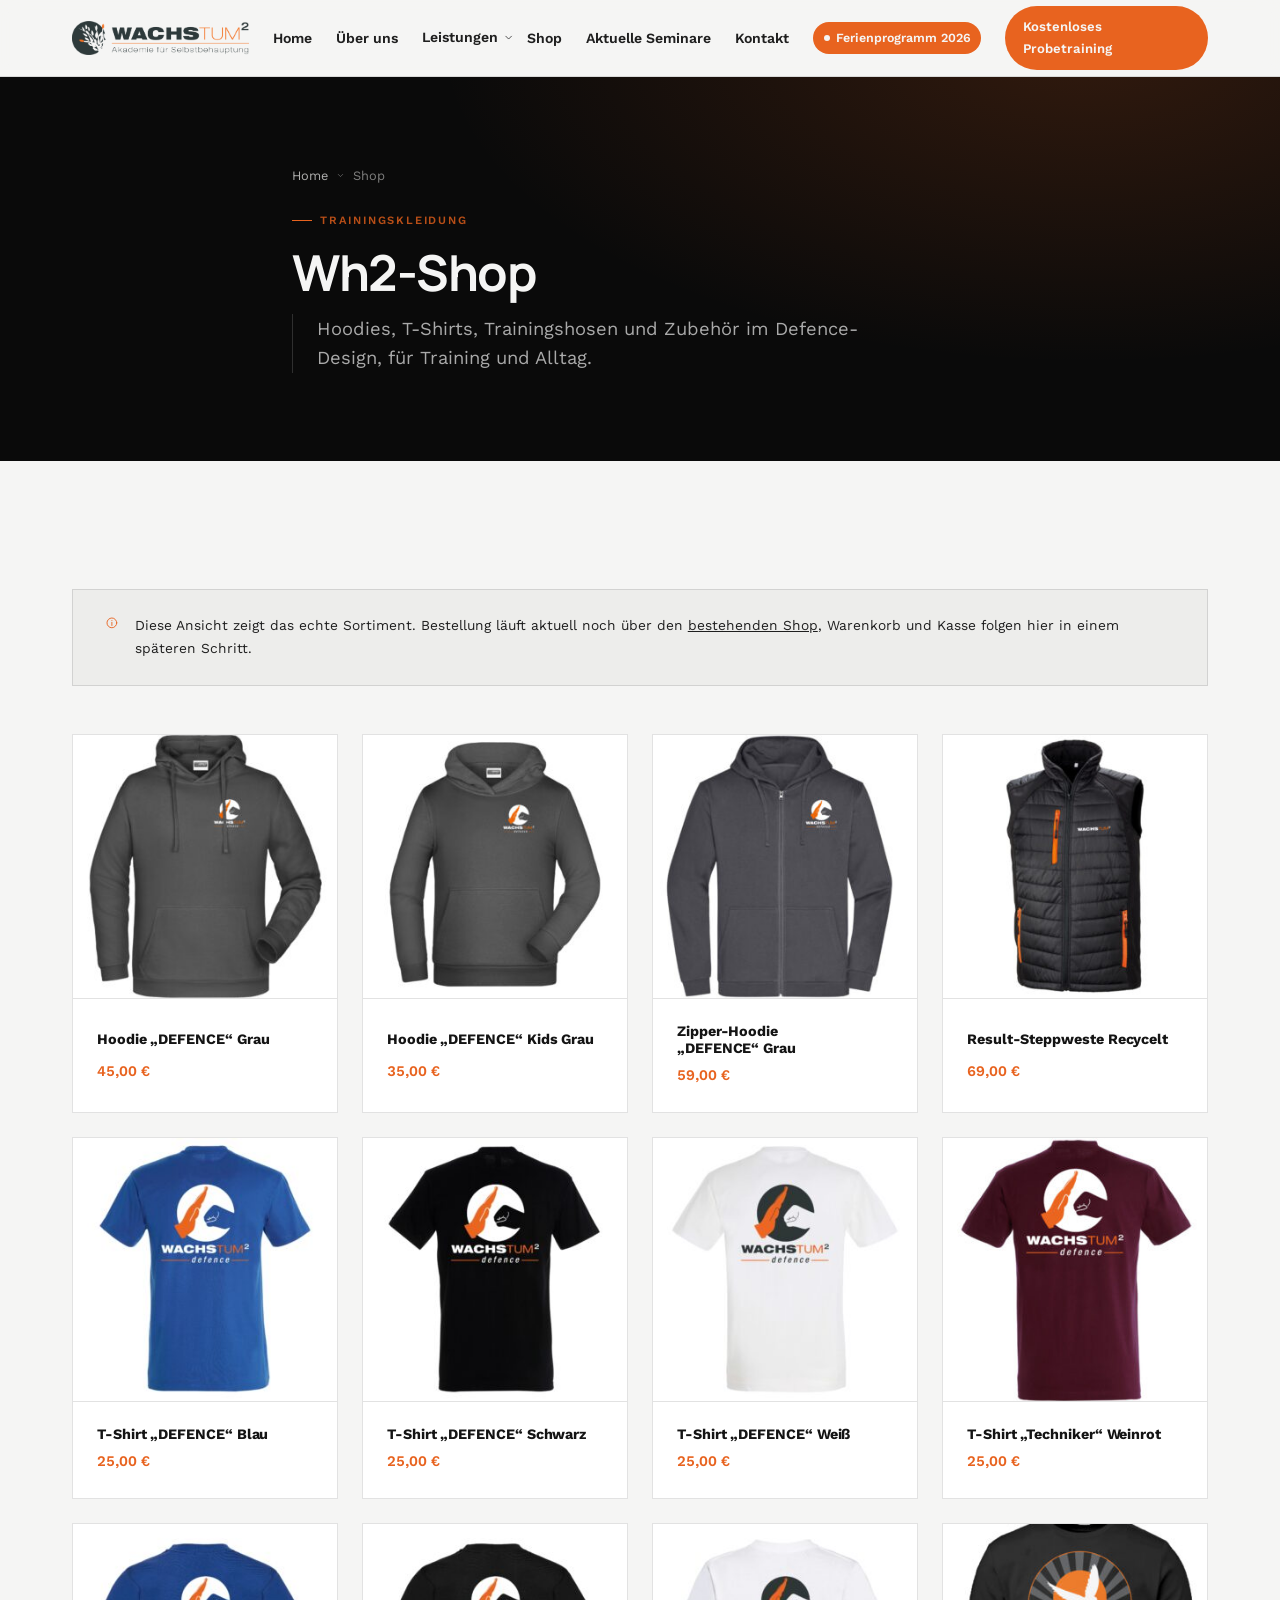
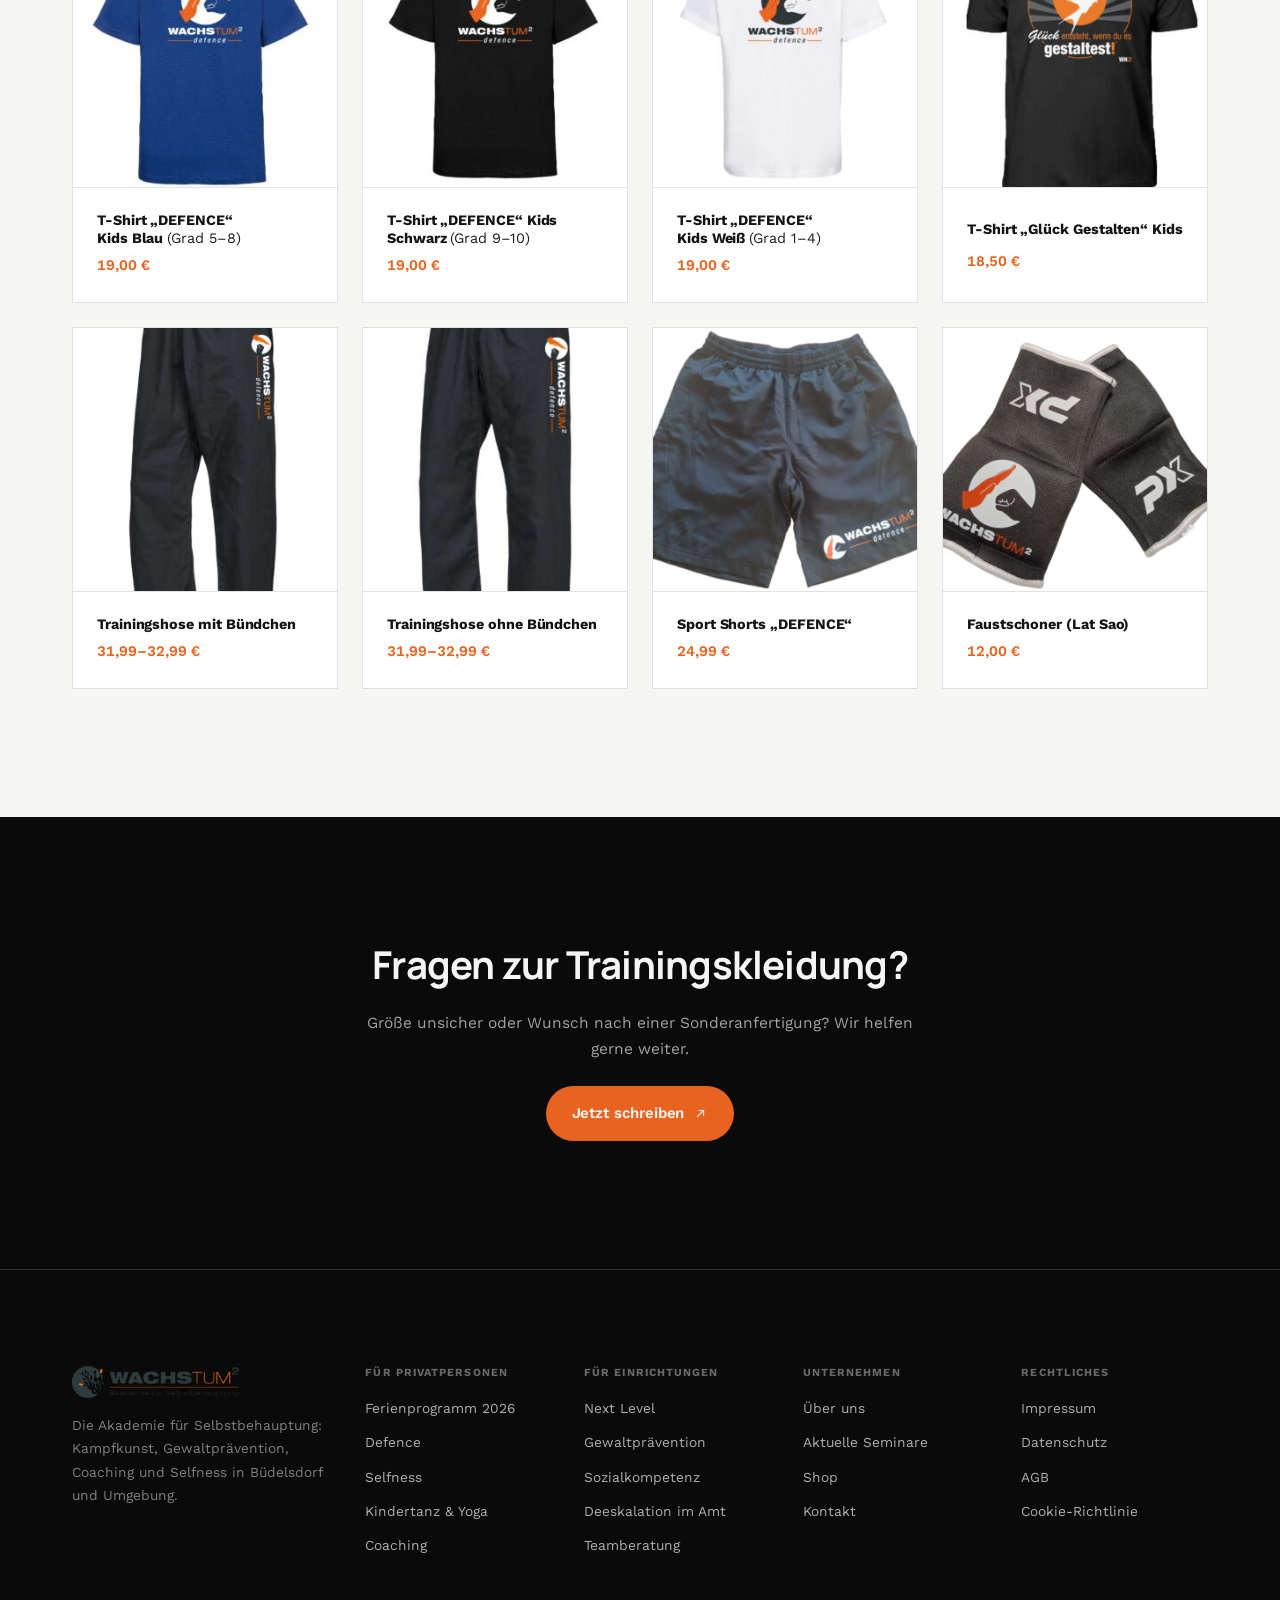
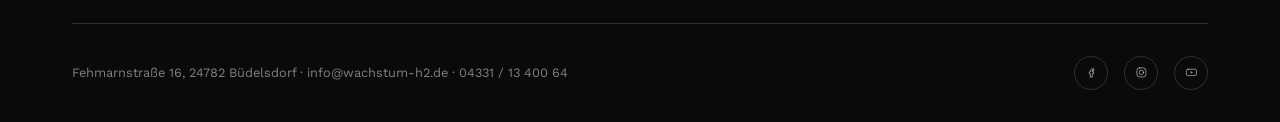
<file: shop.html>
<!DOCTYPE html>
<html lang="de">
<head>
<meta charset="UTF-8">
<title>Shop · Wachstum²</title>
<meta name="viewport" content="width=device-width, initial-scale=1">
<meta name="robots" content="noindex, nofollow">
<meta name="description" content="Trainingskleidung von Wachstum²: Hoodies, T-Shirts, Trainingshosen und Zubehör im Defence-Design.">
<link rel="canonical" href="https://wachstum-hoch-zwei.de/shop/">

<link rel="icon" href="favicon.ico" sizes="any">
<link rel="icon" href="favicon-32x32.png" type="image/png" sizes="32x32">
<link rel="icon" href="favicon-16x16.png" type="image/png" sizes="16x16">
<link rel="apple-touch-icon" href="apple-touch-icon.png">
<link rel="manifest" href="site.webmanifest">
<meta name="theme-color" content="#F5F5F4">

<meta property="og:type" content="website">
<meta property="og:site_name" content="Wachstum² · Akademie für Selbstbehauptung">
<meta property="og:locale" content="de_DE">
<meta property="og:title" content="Shop · Wachstum²">
<meta property="og:description" content="Trainingskleidung von Wachstum²: Hoodies, T-Shirts, Trainingshosen und Zubehör im Defence-Design.">
<meta property="og:url" content="https://wachstum-hoch-zwei.de/shop/">
<meta property="og:image" content="https://wachstum-hoch-zwei.de/assets/og/og-image.jpg">
<meta property="og:image:width" content="1200">
<meta property="og:image:height" content="630">
<meta name="twitter:card" content="summary_large_image">
<meta name="twitter:title" content="Shop · Wachstum²">
<meta name="twitter:description" content="Trainingskleidung von Wachstum²: Hoodies, T-Shirts, Trainingshosen und Zubehör im Defence-Design.">
<meta name="twitter:image" content="https://wachstum-hoch-zwei.de/assets/og/og-image.jpg">

<link rel="preconnect" href="https://fonts.googleapis.com">
<link rel="preconnect" href="https://fonts.gstatic.com" crossorigin>
<link href="https://fonts.googleapis.com/css2?family=Manrope:wght@500;600;700;800&family=Work+Sans:ital,wght@0,400;0,500;0,600;0,700;1,400&display=swap" rel="stylesheet">
<link rel="stylesheet" href="css/styles.css">

<script type="application/ld+json">
{
  "@context": "https://schema.org",
  "@type": "LocalBusiness",
  "@id": "https://wachstum-hoch-zwei.de/#business",
  "name": "Wachstum² – Akademie für Selbstbehauptung",
  "image": "https://wachstum-hoch-zwei.de/assets/og/og-image.jpg",
  "logo": "https://wachstum-hoch-zwei.de/assets/logo/logo-wachstum-h2.png",
  "url": "https://wachstum-hoch-zwei.de/",
  "telephone": "+49 4331 1340064",
  "email": "info@wachstum-h2.de",
  "address": {
    "@type": "PostalAddress",
    "streetAddress": "Fehmarnstraße 16",
    "postalCode": "24782",
    "addressLocality": "Büdelsdorf",
    "addressRegion": "Schleswig-Holstein",
    "addressCountry": "DE"
  },
  "sameAs": [
    "https://www.facebook.com/profile.php?id=100090748542231",
    "https://www.instagram.com/wachstumhoch2/",
    "https://www.youtube.com/channel/UCUe3GwEOC0XnOOG2hOpWc5Q"
  ],
  "foundingDate": "2023",
  "description": "Akademie für Selbstbehauptung: Kampfkunst & Selbstverteidigung, Gewaltprävention, Coaching und Fortbildungen für Kinder, Jugendliche, Familien und Fachkräfte in Büdelsdorf und Umgebung."
}
</script>
</head>
<body>
<svg style="display:none" aria-hidden="true">
  <symbol id="i-arrow" viewBox="0 0 24 24"><path d="M7 17 17 7M9 7h8v8"/></symbol>
  <symbol id="i-check" viewBox="0 0 24 24"><path d="M4 12.5 9.5 18 20 6.5"/></symbol>
  <symbol id="i-chevron" viewBox="0 0 24 24"><path d="M6 9l6 6 6-6"/></symbol>
  <symbol id="i-menu" viewBox="0 0 24 24"><path d="M4 6h16M4 12h16M4 18h16"/></symbol>
  <symbol id="i-close" viewBox="0 0 24 24"><path d="M6 6l12 12M18 6L6 18"/></symbol>
  <symbol id="i-info" viewBox="0 0 24 24"><circle cx="12" cy="12" r="8.5"/><path d="M12 11v5.5M12 8v.01"/></symbol>
  <symbol id="i-instagram" viewBox="0 0 24 24"><rect x="3.5" y="3.5" width="17" height="17" rx="5"/><circle cx="12" cy="12" r="4.2"/><circle cx="17.2" cy="6.8" r=".6" fill="currentColor" stroke="none"/></symbol>
  <symbol id="i-facebook" viewBox="0 0 24 24"><path d="M14 8.5h2.5V5H14c-2.2 0-4 1.8-4 4v2H8v3.5h2V21h3.5v-6.5H16l.5-3.5h-3V9c0-.6.4-1 1-1Z"/></symbol>
  <symbol id="i-youtube" viewBox="0 0 24 24"><rect x="2.5" y="6" width="19" height="12" rx="3"/><path d="M10.5 9.5v5l4.5-2.5-4.5-2.5Z" fill="currentColor" stroke="none"/></symbol>
</svg>

<header class="site-header">
  <div class="wrap">
    <a href="index.html" class="brand"><img src="assets/logo/logo-wachstum-h2.png" alt="Wachstum² · Akademie für Selbstbehauptung"></a>
    <nav class="site-nav" aria-label="Hauptnavigation">
      <ul>
        <li><a href="index.html">Home</a></li>
        <li><a href="index.html#ueberuns">Über uns</a></li>
        <li class="has-sub">
          <a href="#">Leistungen <svg class="icon"><use href="#i-chevron"/></svg></a>
          <div class="sub-menu">
            <div class="sub-menu-group">
              <h4>Für Einrichtungen, Schule &amp; Unternehmen</h4>
              <ul>
                <li><a href="nextlevel.html">Wh2-next Level Fortbildung</a></li>
                <li><a href="gewaltpraevention.html">Wh2-Gewaltprävention</a></li>
                <li><a href="sozialkompetenz.html">Wh2-Sozialkompetenz-Training</a></li>
                <li><a href="deeskalation-amt.html">Deeskalation im Amt</a></li>
                <li><a href="teamberatung.html">Systemische Teamberatung</a></li>
              </ul>
            </div>
            <div class="sub-menu-group">
              <h4>Für Privatpersonen</h4>
              <ul>
                <li><a href="defence.html">Wh2-defence Selbstverteidigung</a></li>
                <li><a href="selfness.html">Wh2-selfness</a></li>
                <li><a href="kindertanz-yoga.html">Wh2-Kindertanz &amp; Kinderyoga</a></li>
                <li><a href="coaching.html">Wh2-coaching &amp; Beratung</a></li>
              </ul>
            </div>
          </div>
        </li>
        <li><a href="shop.html">Shop</a></li>
        <li><a href="aktuelle-seminare.html">Aktuelle Seminare</a></li>
        <li><a href="kontakt.html">Kontakt</a></li>
        <li><a href="ferienprogramm/" class="nav-pill"><span class="dot"></span> Ferienprogramm 2026</a></li>
      </ul>
    </nav>
    <div class="header-cta">
      <a href="kontakt.html" class="btn btn-outline btn-sm">Kontakt</a>
      <a href="kontakt.html" class="btn btn-primary btn-sm" data-track="cta_header_probetraining">Kostenloses Probetraining</a>
    </div>
    <button class="nav-toggle" aria-label="Menü öffnen"><svg class="icon"><use href="#i-menu"/></svg></button>
  </div>
</header>

<div class="mobile-menu" aria-hidden="true">
  <div class="wrap">
    <div class="mobile-menu-head">
      <img src="assets/logo/logo-wachstum-h2.png" alt="Wachstum²">
      <button class="mobile-menu-close" aria-label="Menü schließen"><svg class="icon"><use href="#i-close"/></svg></button>
    </div>
    <ul>
      <li><a href="index.html">Home</a></li>
      <li><a href="index.html#ueberuns">Über uns</a></li>
      <li>
        <details class="mobile-menu-cat">
          <summary>Leistungen <svg class="icon"><use href="#i-chevron"/></svg></summary>
          <ul>
            <li><a href="nextlevel.html">Wh2-next Level Fortbildung</a></li>
            <li><a href="gewaltpraevention.html">Wh2-Gewaltprävention</a></li>
            <li><a href="sozialkompetenz.html">Wh2-Sozialkompetenz-Training</a></li>
            <li><a href="deeskalation-amt.html">Deeskalation im Amt</a></li>
            <li><a href="teamberatung.html">Systemische Teamberatung</a></li>
            <li><a href="defence.html">Wh2-defence Selbstverteidigung</a></li>
            <li><a href="selfness.html">Wh2-selfness</a></li>
            <li><a href="kindertanz-yoga.html">Wh2-Kindertanz &amp; Kinderyoga</a></li>
            <li><a href="coaching.html">Wh2-coaching &amp; Beratung</a></li>
          </ul>
        </details>
      </li>
      <li><a href="shop.html">Shop</a></li>
      <li><a href="aktuelle-seminare.html">Aktuelle Seminare</a></li>
      <li><a href="kontakt.html">Kontakt</a></li>
      <li><a href="ferienprogramm/" class="nav-pill"><span class="dot"></span> Ferienprogramm 2026</a></li>
    </ul>
    <a href="kontakt.html" class="btn btn-primary btn-block">Kostenloses Probetraining</a>
  </div>
</div>

<header class="hero hero-sub">
  <div class="wrap hero-inner">
    <div class="breadcrumb"><a href="index.html">Home</a> <svg class="icon" style="width:.7em;height:.7em"><use href="#i-chevron"/></svg> Shop</div>
    <span class="eyebrow">Trainingskleidung</span>
    <h1>Wh2-Shop</h1>
    <p class="slogan">Hoodies, T-Shirts, Trainingshosen und Zubehör im Defence-Design, für Training und Alltag.</p>
  </div>
</header>

<main>
  <section>
    <div class="wrap">
      <div class="shop-note reveal" style="margin-bottom:var(--s5);">
        <svg class="icon"><use href="#i-info"/></svg>
        <span>Diese Ansicht zeigt das echte Sortiment. Bestellung läuft aktuell noch über den <a href="https://wachstum-hoch-zwei.de/shop/" target="_blank" rel="noopener" style="text-decoration:underline;">bestehenden Shop</a>, Warenkorb und Kasse folgen hier in einem späteren Schritt.</span>
      </div>
      <div class="shop-grid">
        <div class="product-card reveal">
          <img src="assets/shop/hoodie-defence-grau.jpg" alt="Hoodie „DEFENCE“ Grau">
          <div class="product-body"><h3>Hoodie „DEFENCE“ Grau</h3><span class="price">45,00 €</span></div>
        </div>
        <div class="product-card reveal">
          <img src="assets/shop/hoodie-defence-kids-grau.jpg" alt="Hoodie „DEFENCE“ Kids Grau">
          <div class="product-body"><h3>Hoodie „DEFENCE“ Kids Grau</h3><span class="price">35,00 €</span></div>
        </div>
        <div class="product-card reveal">
          <img src="assets/shop/zipper-hoodie-grau.jpg" alt="Zipper-Hoodie „DEFENCE“ Grau">
          <div class="product-body"><h3>Zipper-Hoodie „DEFENCE“ Grau</h3><span class="price">59,00 €</span></div>
        </div>
        <div class="product-card reveal">
          <img src="assets/shop/steppweste.jpg" alt="Result-Steppweste Recycelt">
          <div class="product-body"><h3>Result-Steppweste Recycelt</h3><span class="price">69,00 €</span></div>
        </div>
        <div class="product-card reveal">
          <img src="assets/shop/tshirt-defence-blau.jpg" alt="T-Shirt „DEFENCE“ Erwachsene Blau">
          <div class="product-body"><h3>T-Shirt „DEFENCE“ Blau</h3><span class="price">25,00 €</span></div>
        </div>
        <div class="product-card reveal">
          <img src="assets/shop/tshirt-defence-schwarz.jpg" alt="T-Shirt „DEFENCE“ Erwachsene Schwarz">
          <div class="product-body"><h3>T-Shirt „DEFENCE“ Schwarz</h3><span class="price">25,00 €</span></div>
        </div>
        <div class="product-card reveal">
          <img src="assets/shop/tshirt-defence-weiss.jpg" alt="T-Shirt „DEFENCE“ Erwachsene Weiß">
          <div class="product-body"><h3>T-Shirt „DEFENCE“ Weiß</h3><span class="price">25,00 €</span></div>
        </div>
        <div class="product-card reveal">
          <img src="assets/shop/tshirt-techniker.jpg" alt="T-Shirt „Techniker“ Erwachsene Weinrot">
          <div class="product-body"><h3>T-Shirt „Techniker“ Weinrot</h3><span class="price">25,00 €</span></div>
        </div>
        <div class="product-card reveal">
          <img src="assets/shop/tshirt-defence-kids-blau.jpg" alt="T-Shirt „DEFENCE“ Kids Blau">
          <div class="product-body"><h3>T-Shirt „DEFENCE“ Kids Blau <span style="font-weight:400; color:var(--ink-soft);">(Grad 5–8)</span></h3><span class="price">19,00 €</span></div>
        </div>
        <div class="product-card reveal">
          <img src="assets/shop/tshirt-defence-kids-schwarz.jpg" alt="T-Shirt „DEFENCE“ Kids Schwarz">
          <div class="product-body"><h3>T-Shirt „DEFENCE“ Kids Schwarz <span style="font-weight:400; color:var(--ink-soft);">(Grad 9–10)</span></h3><span class="price">19,00 €</span></div>
        </div>
        <div class="product-card reveal">
          <img src="assets/shop/tshirt-defence-kids-weiss.jpg" alt="T-Shirt „DEFENCE“ Kids Weiß">
          <div class="product-body"><h3>T-Shirt „DEFENCE“ Kids Weiß <span style="font-weight:400; color:var(--ink-soft);">(Grad 1–4)</span></h3><span class="price">19,00 €</span></div>
        </div>
        <div class="product-card reveal">
          <img src="assets/shop/tshirt-glueck-gestalten.jpg" alt="T-Shirt „Glück Gestalten“ Kids Schwarz">
          <div class="product-body"><h3>T-Shirt „Glück Gestalten“ Kids</h3><span class="price">18,50 €</span></div>
        </div>
        <div class="product-card reveal">
          <img src="assets/shop/hose-mit-buendchen.jpg" alt="Trainingshose mit Bündchen">
          <div class="product-body"><h3>Trainingshose mit Bündchen</h3><span class="price">31,99–32,99 €</span></div>
        </div>
        <div class="product-card reveal">
          <img src="assets/shop/hose-ohne-buendchen.jpg" alt="Trainingshose ohne Bündchen">
          <div class="product-body"><h3>Trainingshose ohne Bündchen</h3><span class="price">31,99–32,99 €</span></div>
        </div>
        <div class="product-card reveal">
          <img src="assets/shop/sport-shorts.png" alt="WH²-Sport Shorts „DEFENCE“">
          <div class="product-body"><h3>Sport Shorts „DEFENCE“</h3><span class="price">24,99 €</span></div>
        </div>
        <div class="product-card reveal">
          <img src="assets/shop/faustschoner.png" alt="Wh2-Faustschoner (Lat Sao)">
          <div class="product-body"><h3>Faustschoner (Lat Sao)</h3><span class="price">12,00 €</span></div>
        </div>
      </div>
    </div>
  </section>

  <section class="cta-band">
    <div class="wrap">
      <h2>Fragen zur Trainingskleidung?</h2>
      <p>Größe unsicher oder Wunsch nach einer Sonderanfertigung? Wir helfen gerne weiter.</p>
      <a href="kontakt.html" class="btn btn-primary" data-track="cta_shop_kontakt">Jetzt schreiben <svg class="icon"><use href="#i-arrow"/></svg></a>
    </div>
  </section>
</main>

<footer>
  <div class="wrap">
    <div class="footer-grid">
      <div class="footer-brand reveal">
        <img src="assets/logo/logo-wachstum-h2.png" alt="Wachstum²">
        <p>Die Akademie für Selbstbehauptung: Kampfkunst, Gewaltprävention, Coaching und Selfness in Büdelsdorf und Umgebung.</p>
      </div>
      <div class="footer-col reveal">
        <h4>Für Privatpersonen</h4>
        <ul>
          <li><a href="ferienprogramm/">Ferienprogramm 2026</a></li>
          <li><a href="defence.html">Defence</a></li>
          <li><a href="selfness.html">Selfness</a></li>
          <li><a href="kindertanz-yoga.html">Kindertanz &amp; Yoga</a></li>
          <li><a href="coaching.html">Coaching</a></li>
        </ul>
      </div>
      <div class="footer-col reveal">
        <h4>Für Einrichtungen</h4>
        <ul>
          <li><a href="nextlevel.html">Next Level</a></li>
          <li><a href="gewaltpraevention.html">Gewaltprävention</a></li>
          <li><a href="sozialkompetenz.html">Sozialkompetenz</a></li>
          <li><a href="deeskalation-amt.html">Deeskalation im Amt</a></li>
          <li><a href="teamberatung.html">Teamberatung</a></li>
        </ul>
      </div>
      <div class="footer-col reveal">
        <h4>Unternehmen</h4>
        <ul>
          <li><a href="index.html#ueberuns">Über uns</a></li>
          <li><a href="aktuelle-seminare.html">Aktuelle Seminare</a></li>
          <li><a href="shop.html">Shop</a></li>
          <li><a href="kontakt.html">Kontakt</a></li>
        </ul>
      </div>
      <div class="footer-col reveal">
        <h4>Rechtliches</h4>
        <ul>
          <li><a href="https://wachstum-hoch-zwei.de/impressum/" target="_blank" rel="noopener">Impressum</a></li>
          <li><a href="https://wachstum-hoch-zwei.de/datenschutz/" target="_blank" rel="noopener">Datenschutz</a></li>
          <li><a href="https://wachstum-hoch-zwei.de/agb/" target="_blank" rel="noopener">AGB</a></li>
          <li><a href="https://wachstum-hoch-zwei.de/cookie-richtlinie-eu/" target="_blank" rel="noopener">Cookie-Richtlinie</a></li>
        </ul>
      </div>
    </div>
    <div class="foot-bottom">
      <span>Fehmarnstraße 16, 24782 Büdelsdorf · info@wachstum-h2.de · 04331 / 13 400 64</span>
      <div class="foot-social-row">
        <a href="https://www.facebook.com/profile.php?id=100090748542231" class="foot-social" aria-label="Facebook" target="_blank" rel="noopener"><svg class="icon"><use href="#i-facebook"/></svg></a>
        <a href="https://www.instagram.com/wachstumhoch2/" class="foot-social" aria-label="Instagram" target="_blank" rel="noopener"><svg class="icon"><use href="#i-instagram"/></svg></a>
        <a href="https://www.youtube.com/channel/UCUe3GwEOC0XnOOG2hOpWc5Q" class="foot-social" aria-label="YouTube" target="_blank" rel="noopener"><svg class="icon"><use href="#i-youtube"/></svg></a>
      </div>
    </div>
  </div>
</footer>

<script src="js/script.js"></script>

<script type="application/ld+json">
{
  "@context": "https://schema.org",
  "@type": "BreadcrumbList",
  "itemListElement": [
    {
      "@type": "ListItem",
      "position": 1,
      "name": "Home",
      "item": "https://wachstum-hoch-zwei.de/"
    },
    {
      "@type": "ListItem",
      "position": 2,
      "name": "Shop",
      "item": "https://wachstum-hoch-zwei.de/shop/"
    }
  ]
}
</script>
</body>
</html>
</file>
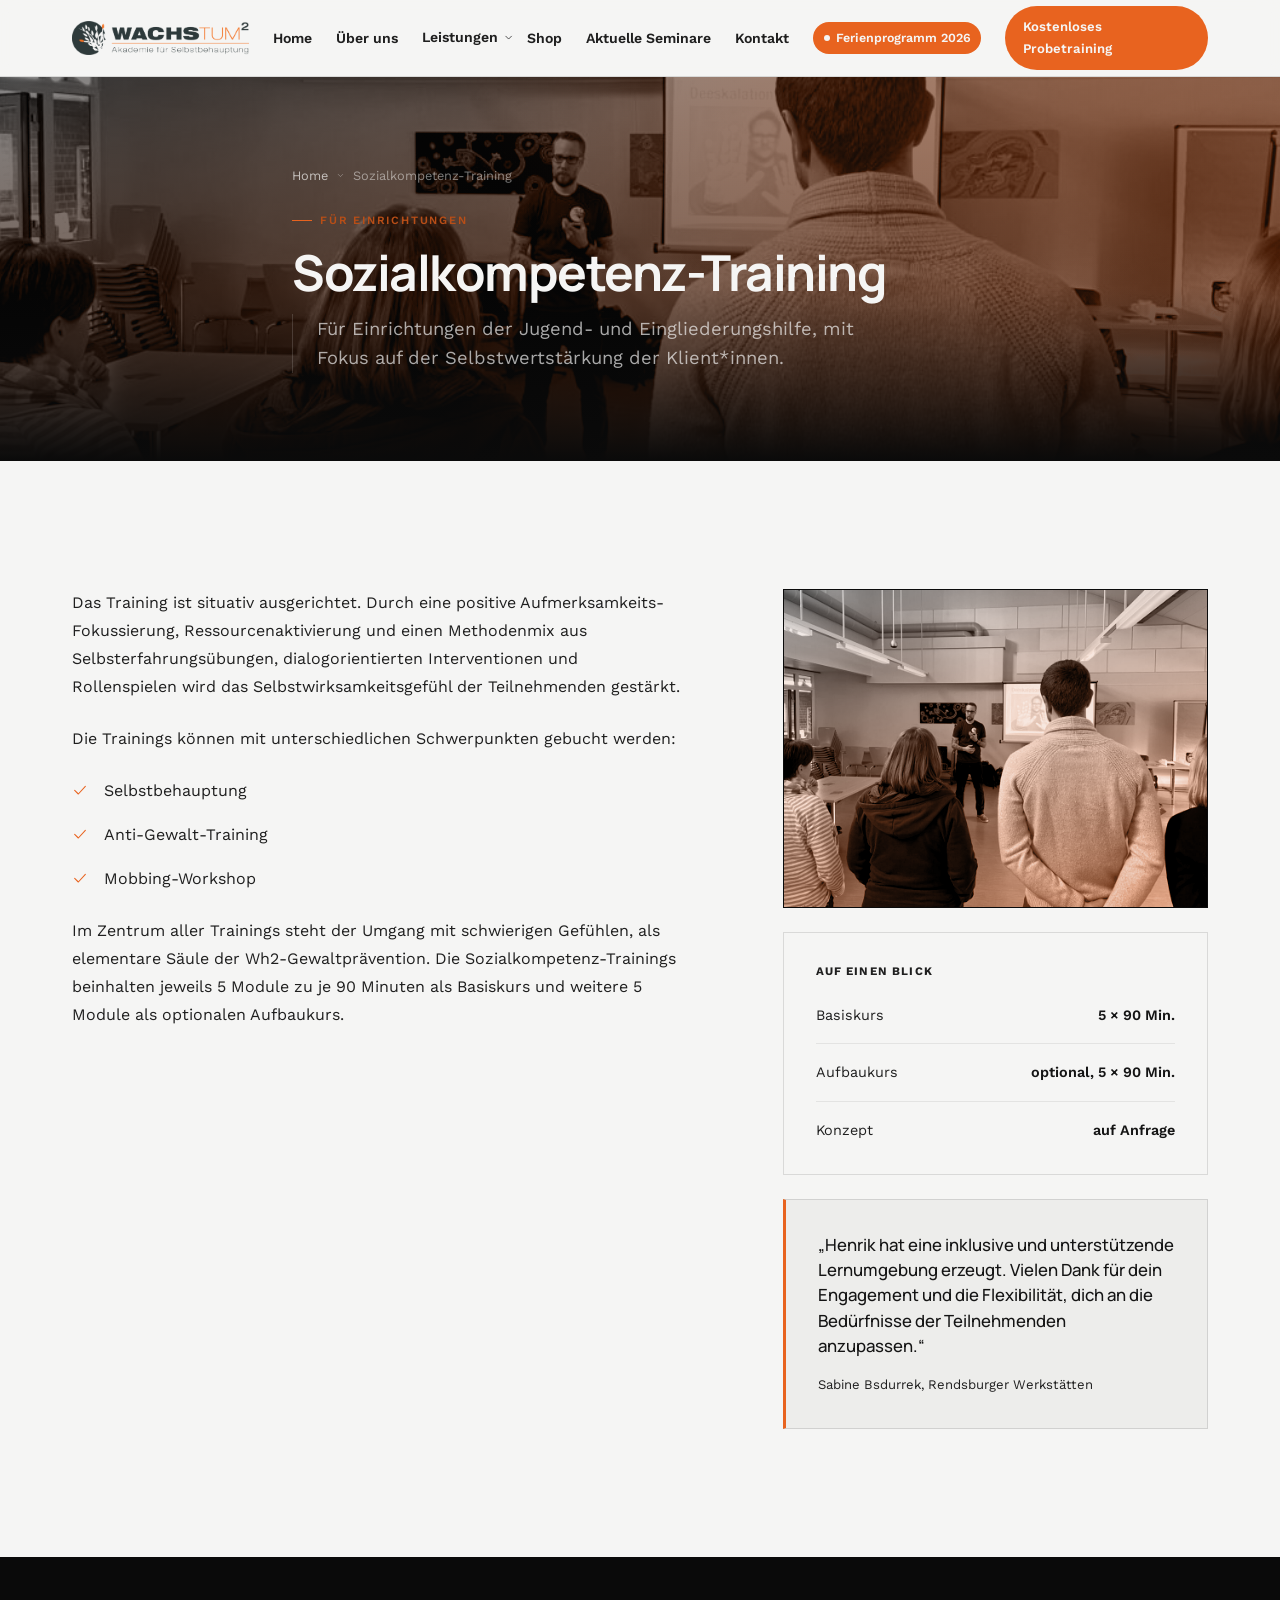
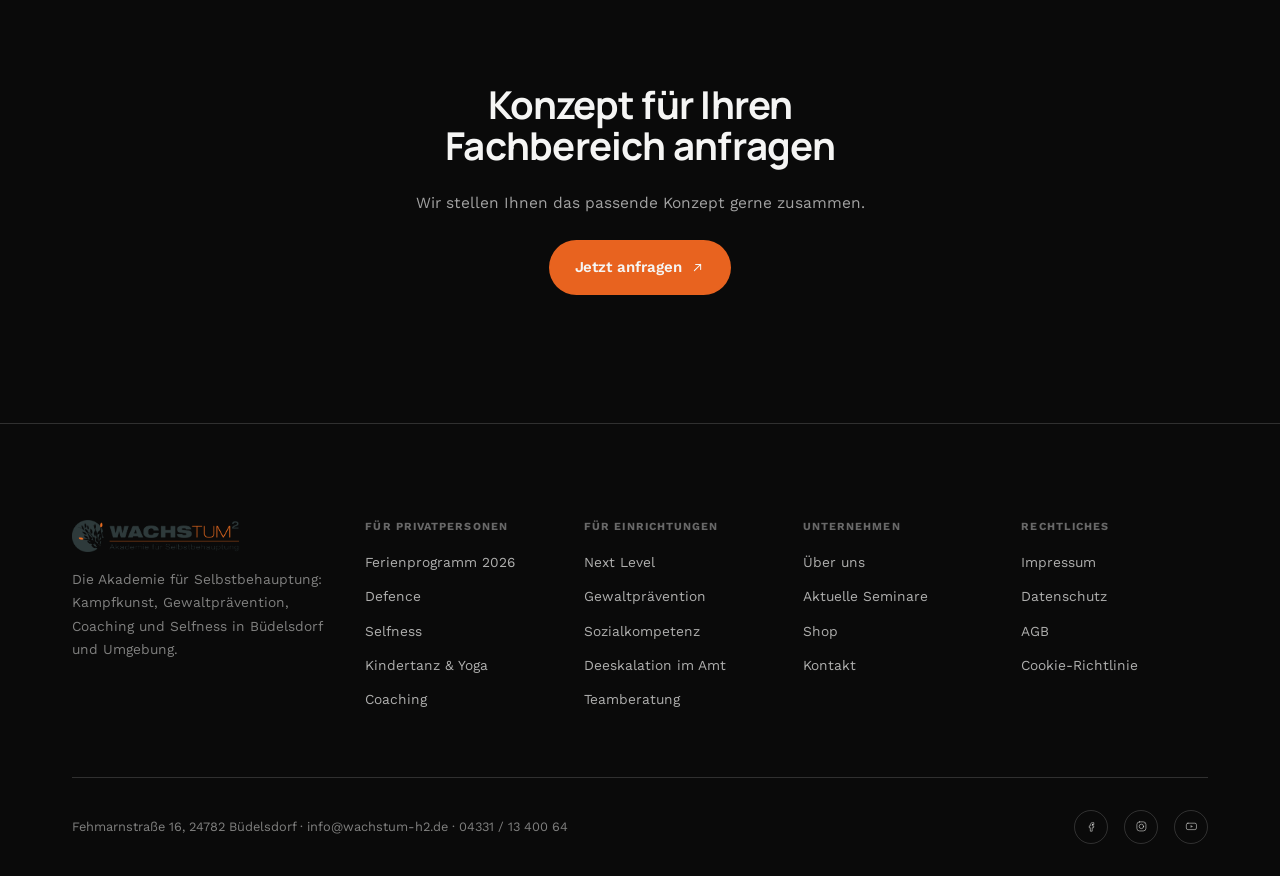
<file: sozialkompetenz.html>
<!DOCTYPE html>
<html lang="de">
<head>
<meta charset="UTF-8">
<title>Wh2-Sozialkompetenz-Training · Wachstum²</title>
<meta name="viewport" content="width=device-width, initial-scale=1">
<meta name="robots" content="noindex, nofollow">
<meta name="description" content="Sozialkompetenz-Training für Einrichtungen der Jugend- und Eingliederungshilfe: Selbstbehauptung, Anti-Gewalt-Training, Mobbing-Workshop.">
<link rel="canonical" href="https://wachstum-hoch-zwei.de/sozialkompetenz/">

<link rel="icon" href="favicon.ico" sizes="any">
<link rel="icon" href="favicon-32x32.png" type="image/png" sizes="32x32">
<link rel="icon" href="favicon-16x16.png" type="image/png" sizes="16x16">
<link rel="apple-touch-icon" href="apple-touch-icon.png">
<link rel="manifest" href="site.webmanifest">
<meta name="theme-color" content="#F5F5F4">

<meta property="og:type" content="website">
<meta property="og:site_name" content="Wachstum² · Akademie für Selbstbehauptung">
<meta property="og:locale" content="de_DE">
<meta property="og:title" content="Wh2-Sozialkompetenz-Training · Wachstum²">
<meta property="og:description" content="Sozialkompetenz-Training für Einrichtungen der Jugend- und Eingliederungshilfe: Selbstbehauptung, Anti-Gewalt-Training, Mobbing-Workshop.">
<meta property="og:url" content="https://wachstum-hoch-zwei.de/sozialkompetenz/">
<meta property="og:image" content="https://wachstum-hoch-zwei.de/assets/og/og-image.jpg">
<meta property="og:image:width" content="1200">
<meta property="og:image:height" content="630">
<meta name="twitter:card" content="summary_large_image">
<meta name="twitter:title" content="Wh2-Sozialkompetenz-Training · Wachstum²">
<meta name="twitter:description" content="Sozialkompetenz-Training für Einrichtungen der Jugend- und Eingliederungshilfe: Selbstbehauptung, Anti-Gewalt-Training, Mobbing-Workshop.">
<meta name="twitter:image" content="https://wachstum-hoch-zwei.de/assets/og/og-image.jpg">

<link rel="preconnect" href="https://fonts.googleapis.com">
<link rel="preconnect" href="https://fonts.gstatic.com" crossorigin>
<link href="https://fonts.googleapis.com/css2?family=Manrope:wght@500;600;700;800&family=Work+Sans:ital,wght@0,400;0,500;0,600;0,700;1,400&display=swap" rel="stylesheet">
<link rel="stylesheet" href="css/styles.css">

<script type="application/ld+json">
{
  "@context": "https://schema.org",
  "@type": "LocalBusiness",
  "@id": "https://wachstum-hoch-zwei.de/#business",
  "name": "Wachstum² – Akademie für Selbstbehauptung",
  "image": "https://wachstum-hoch-zwei.de/assets/og/og-image.jpg",
  "logo": "https://wachstum-hoch-zwei.de/assets/logo/logo-wachstum-h2.png",
  "url": "https://wachstum-hoch-zwei.de/",
  "telephone": "+49 4331 1340064",
  "email": "info@wachstum-h2.de",
  "address": {
    "@type": "PostalAddress",
    "streetAddress": "Fehmarnstraße 16",
    "postalCode": "24782",
    "addressLocality": "Büdelsdorf",
    "addressRegion": "Schleswig-Holstein",
    "addressCountry": "DE"
  },
  "sameAs": [
    "https://www.facebook.com/profile.php?id=100090748542231",
    "https://www.instagram.com/wachstumhoch2/",
    "https://www.youtube.com/channel/UCUe3GwEOC0XnOOG2hOpWc5Q"
  ],
  "foundingDate": "2023",
  "description": "Akademie für Selbstbehauptung: Kampfkunst & Selbstverteidigung, Gewaltprävention, Coaching und Fortbildungen für Kinder, Jugendliche, Familien und Fachkräfte in Büdelsdorf und Umgebung."
}
</script>
</head>
<body>
<svg style="display:none" aria-hidden="true">
  <symbol id="i-arrow" viewBox="0 0 24 24"><path d="M7 17 17 7M9 7h8v8"/></symbol>
  <symbol id="i-check" viewBox="0 0 24 24"><path d="M4 12.5 9.5 18 20 6.5"/></symbol>
  <symbol id="i-chevron" viewBox="0 0 24 24"><path d="M6 9l6 6 6-6"/></symbol>
  <symbol id="i-menu" viewBox="0 0 24 24"><path d="M4 6h16M4 12h16M4 18h16"/></symbol>
  <symbol id="i-close" viewBox="0 0 24 24"><path d="M6 6l12 12M18 6L6 18"/></symbol>
  <symbol id="i-users" viewBox="0 0 24 24"><circle cx="9" cy="8" r="3.2"/><path d="M2.5 20c0-3.6 2.9-6 6.5-6s6.5 2.4 6.5 6"/><circle cx="17.5" cy="9" r="2.4"/><path d="M15.5 20c.2-2.9 1.9-4.9 4-5.6"/></symbol>
  <symbol id="i-calendar" viewBox="0 0 24 24"><rect x="3.5" y="5" width="17" height="15.5" rx="1.5"/><path d="M3.5 9.5h17M8 3v4M16 3v4"/></symbol>
  <symbol id="i-clock" viewBox="0 0 24 24"><circle cx="12" cy="12" r="8.5"/><path d="M12 7.5V12l3 2"/></symbol>
  <symbol id="i-pin" viewBox="0 0 24 24"><path d="M12 21s7-6.4 7-12a7 7 0 1 0-14 0c0 5.6 7 12 7 12Z"/><circle cx="12" cy="9" r="2.4"/></symbol>
  <symbol id="i-instagram" viewBox="0 0 24 24"><rect x="3.5" y="3.5" width="17" height="17" rx="5"/><circle cx="12" cy="12" r="4.2"/><circle cx="17.2" cy="6.8" r=".6" fill="currentColor" stroke="none"/></symbol>
  <symbol id="i-facebook" viewBox="0 0 24 24"><path d="M14 8.5h2.5V5H14c-2.2 0-4 1.8-4 4v2H8v3.5h2V21h3.5v-6.5H16l.5-3.5h-3V9c0-.6.4-1 1-1Z"/></symbol>
  <symbol id="i-youtube" viewBox="0 0 24 24"><rect x="2.5" y="6" width="19" height="12" rx="3"/><path d="M10.5 9.5v5l4.5-2.5-4.5-2.5Z" fill="currentColor" stroke="none"/></symbol>
</svg>

<header class="site-header">
  <div class="wrap">
    <a href="index.html" class="brand"><img src="assets/logo/logo-wachstum-h2.png" alt="Wachstum² · Akademie für Selbstbehauptung"></a>
    <nav class="site-nav" aria-label="Hauptnavigation">
      <ul>
        <li><a href="index.html">Home</a></li>
        <li><a href="index.html#ueberuns">Über uns</a></li>
        <li class="has-sub">
          <a href="#">Leistungen <svg class="icon"><use href="#i-chevron"/></svg></a>
          <div class="sub-menu">
            <div class="sub-menu-group">
              <h4>Für Einrichtungen, Schule &amp; Unternehmen</h4>
              <ul>
                <li><a href="nextlevel.html">Wh2-next Level Fortbildung</a></li>
                <li><a href="gewaltpraevention.html">Wh2-Gewaltprävention</a></li>
                <li><a href="sozialkompetenz.html">Wh2-Sozialkompetenz-Training</a></li>
                <li><a href="deeskalation-amt.html">Deeskalation im Amt</a></li>
                <li><a href="teamberatung.html">Systemische Teamberatung</a></li>
              </ul>
            </div>
            <div class="sub-menu-group">
              <h4>Für Privatpersonen</h4>
              <ul>
                <li><a href="defence.html">Wh2-defence Selbstverteidigung</a></li>
                <li><a href="selfness.html">Wh2-selfness</a></li>
                <li><a href="kindertanz-yoga.html">Wh2-Kindertanz &amp; Kinderyoga</a></li>
                <li><a href="coaching.html">Wh2-coaching &amp; Beratung</a></li>
              </ul>
            </div>
          </div>
        </li>
        <li><a href="shop.html">Shop</a></li>
        <li><a href="aktuelle-seminare.html">Aktuelle Seminare</a></li>
        <li><a href="kontakt.html">Kontakt</a></li>
        <li><a href="ferienprogramm/" class="nav-pill"><span class="dot"></span> Ferienprogramm 2026</a></li>
      </ul>
    </nav>
    <div class="header-cta">
      <a href="kontakt.html" class="btn btn-outline btn-sm">Kontakt</a>
      <a href="kontakt.html" class="btn btn-primary btn-sm" data-track="cta_header_probetraining">Kostenloses Probetraining</a>
    </div>
    <button class="nav-toggle" aria-label="Menü öffnen"><svg class="icon"><use href="#i-menu"/></svg></button>
  </div>
</header>

<div class="mobile-menu" aria-hidden="true">
  <div class="wrap">
    <div class="mobile-menu-head">
      <img src="assets/logo/logo-wachstum-h2.png" alt="Wachstum²">
      <button class="mobile-menu-close" aria-label="Menü schließen"><svg class="icon"><use href="#i-close"/></svg></button>
    </div>
    <ul>
      <li><a href="index.html">Home</a></li>
      <li><a href="index.html#ueberuns">Über uns</a></li>
      <li>
        <details class="mobile-menu-cat">
          <summary>Leistungen <svg class="icon"><use href="#i-chevron"/></svg></summary>
          <ul>
            <li><a href="nextlevel.html">Wh2-next Level Fortbildung</a></li>
            <li><a href="gewaltpraevention.html">Wh2-Gewaltprävention</a></li>
            <li><a href="sozialkompetenz.html">Wh2-Sozialkompetenz-Training</a></li>
            <li><a href="deeskalation-amt.html">Deeskalation im Amt</a></li>
            <li><a href="teamberatung.html">Systemische Teamberatung</a></li>
            <li><a href="defence.html">Wh2-defence Selbstverteidigung</a></li>
            <li><a href="selfness.html">Wh2-selfness</a></li>
            <li><a href="kindertanz-yoga.html">Wh2-Kindertanz &amp; Kinderyoga</a></li>
            <li><a href="coaching.html">Wh2-coaching &amp; Beratung</a></li>
          </ul>
        </details>
      </li>
      <li><a href="shop.html">Shop</a></li>
      <li><a href="aktuelle-seminare.html">Aktuelle Seminare</a></li>
      <li><a href="kontakt.html">Kontakt</a></li>
      <li><a href="ferienprogramm/" class="nav-pill"><span class="dot"></span> Ferienprogramm 2026</a></li>
    </ul>
    <a href="kontakt.html" class="btn btn-primary btn-block">Kostenloses Probetraining</a>
  </div>
</div>

<header class="hero hero-sub">
  <div class="photo-loop single" aria-hidden="true">
    <img src="assets/fotos/leistungen/generic-img0532.jpg" alt="">
  </div>
  <div class="wrap hero-inner">
    <div class="breadcrumb"><a href="index.html">Home</a> <svg class="icon" style="width:.7em;height:.7em"><use href="#i-chevron"/></svg> Sozialkompetenz-Training</div>
    <span class="eyebrow">Für Einrichtungen</span>
    <h1>Sozialkompetenz-Training</h1>
    <p class="slogan">Für Einrichtungen der Jugend- und Eingliederungshilfe, mit Fokus auf der Selbstwertstärkung der Klient*innen.</p>
  </div>
</header>

<main>
  <section>
    <div class="wrap content-grid">
      <div class="prose reveal">
        <p>Das Training ist situativ ausgerichtet. Durch eine positive Aufmerksamkeits-Fokussierung, Ressourcenaktivierung und einen Methodenmix aus Selbsterfahrungsübungen, dialogorientierten Interventionen und Rollenspielen wird das Selbstwirksamkeitsgefühl der Teilnehmenden gestärkt.</p>
        <p>Die Trainings können mit unterschiedlichen Schwerpunkten gebucht werden:</p>
        <ul>
          <li><svg class="icon"><use href="#i-check"/></svg> Selbstbehauptung</li>
          <li><svg class="icon"><use href="#i-check"/></svg> Anti-Gewalt-Training</li>
          <li><svg class="icon"><use href="#i-check"/></svg> Mobbing-Workshop</li>
        </ul>
        <p>Im Zentrum aller Trainings steht der Umgang mit schwierigen Gefühlen, als elementare Säule der Wh2-Gewaltprävention. Die Sozialkompetenz-Trainings beinhalten jeweils 5 Module zu je 90 Minuten als Basiskurs und weitere 5 Module als optionalen Aufbaukurs.</p>
      </div>
      <div class="reveal" style="display:grid; gap:var(--s3);">
        <div class="photo-frame content-photo">
          <img src="assets/fotos/leistungen/generic-img0532.jpg" alt="Sozialkompetenz-Training bei Wachstum²">
        </div>
        <div class="info-card">
          <h3>Auf einen Blick</h3>
          <dl>
            <div><dt>Basiskurs</dt><dd>5 × 90 Min.</dd></div>
            <div><dt>Aufbaukurs</dt><dd>optional, 5 × 90 Min.</dd></div>
            <div><dt>Konzept</dt><dd>auf Anfrage</dd></div>
          </dl>
        </div>
        <div class="quote-card">
          <p>„Henrik hat eine inklusive und unterstützende Lernumgebung erzeugt. Vielen Dank für dein Engagement und die Flexibilität, dich an die Bedürfnisse der Teilnehmenden anzupassen.“</p>
          <cite>Sabine Bsdurrek, Rendsburger Werkstätten</cite>
        </div>
      </div>
    </div>
  </section>

  <section class="cta-band">
    <div class="wrap">
      <h2>Konzept für Ihren Fachbereich anfragen</h2>
      <p>Wir stellen Ihnen das passende Konzept gerne zusammen.</p>
      <a href="kontakt.html" class="btn btn-primary" data-track="cta_sozialkompetenz_kontakt">Jetzt anfragen <svg class="icon"><use href="#i-arrow"/></svg></a>
    </div>
  </section>
</main>

<footer>
  <div class="wrap">
    <div class="footer-grid">
      <div class="footer-brand reveal">
        <img src="assets/logo/logo-wachstum-h2.png" alt="Wachstum²">
        <p>Die Akademie für Selbstbehauptung: Kampfkunst, Gewaltprävention, Coaching und Selfness in Büdelsdorf und Umgebung.</p>
      </div>
      <div class="footer-col reveal">
        <h4>Für Privatpersonen</h4>
        <ul>
          <li><a href="ferienprogramm/">Ferienprogramm 2026</a></li>
          <li><a href="defence.html">Defence</a></li>
          <li><a href="selfness.html">Selfness</a></li>
          <li><a href="kindertanz-yoga.html">Kindertanz &amp; Yoga</a></li>
          <li><a href="coaching.html">Coaching</a></li>
        </ul>
      </div>
      <div class="footer-col reveal">
        <h4>Für Einrichtungen</h4>
        <ul>
          <li><a href="nextlevel.html">Next Level</a></li>
          <li><a href="gewaltpraevention.html">Gewaltprävention</a></li>
          <li><a href="sozialkompetenz.html">Sozialkompetenz</a></li>
          <li><a href="deeskalation-amt.html">Deeskalation im Amt</a></li>
          <li><a href="teamberatung.html">Teamberatung</a></li>
        </ul>
      </div>
      <div class="footer-col reveal">
        <h4>Unternehmen</h4>
        <ul>
          <li><a href="index.html#ueberuns">Über uns</a></li>
          <li><a href="aktuelle-seminare.html">Aktuelle Seminare</a></li>
          <li><a href="shop.html">Shop</a></li>
          <li><a href="kontakt.html">Kontakt</a></li>
        </ul>
      </div>
      <div class="footer-col reveal">
        <h4>Rechtliches</h4>
        <ul>
          <li><a href="https://wachstum-hoch-zwei.de/impressum/" target="_blank" rel="noopener">Impressum</a></li>
          <li><a href="https://wachstum-hoch-zwei.de/datenschutz/" target="_blank" rel="noopener">Datenschutz</a></li>
          <li><a href="https://wachstum-hoch-zwei.de/agb/" target="_blank" rel="noopener">AGB</a></li>
          <li><a href="https://wachstum-hoch-zwei.de/cookie-richtlinie-eu/" target="_blank" rel="noopener">Cookie-Richtlinie</a></li>
        </ul>
      </div>
    </div>
    <div class="foot-bottom">
      <span>Fehmarnstraße 16, 24782 Büdelsdorf · info@wachstum-h2.de · 04331 / 13 400 64</span>
      <div class="foot-social-row">
        <a href="https://www.facebook.com/profile.php?id=100090748542231" class="foot-social" aria-label="Facebook" target="_blank" rel="noopener"><svg class="icon"><use href="#i-facebook"/></svg></a>
        <a href="https://www.instagram.com/wachstumhoch2/" class="foot-social" aria-label="Instagram" target="_blank" rel="noopener"><svg class="icon"><use href="#i-instagram"/></svg></a>
        <a href="https://www.youtube.com/channel/UCUe3GwEOC0XnOOG2hOpWc5Q" class="foot-social" aria-label="YouTube" target="_blank" rel="noopener"><svg class="icon"><use href="#i-youtube"/></svg></a>
      </div>
    </div>
  </div>
</footer>

<script src="js/script.js"></script>

<script type="application/ld+json">
{
  "@context": "https://schema.org",
  "@type": "BreadcrumbList",
  "itemListElement": [
    {
      "@type": "ListItem",
      "position": 1,
      "name": "Home",
      "item": "https://wachstum-hoch-zwei.de/"
    },
    {
      "@type": "ListItem",
      "position": 2,
      "name": "Sozialkompetenz-Training",
      "item": "https://wachstum-hoch-zwei.de/sozialkompetenz/"
    }
  ]
}
</script>
</body>
</html>
</file>
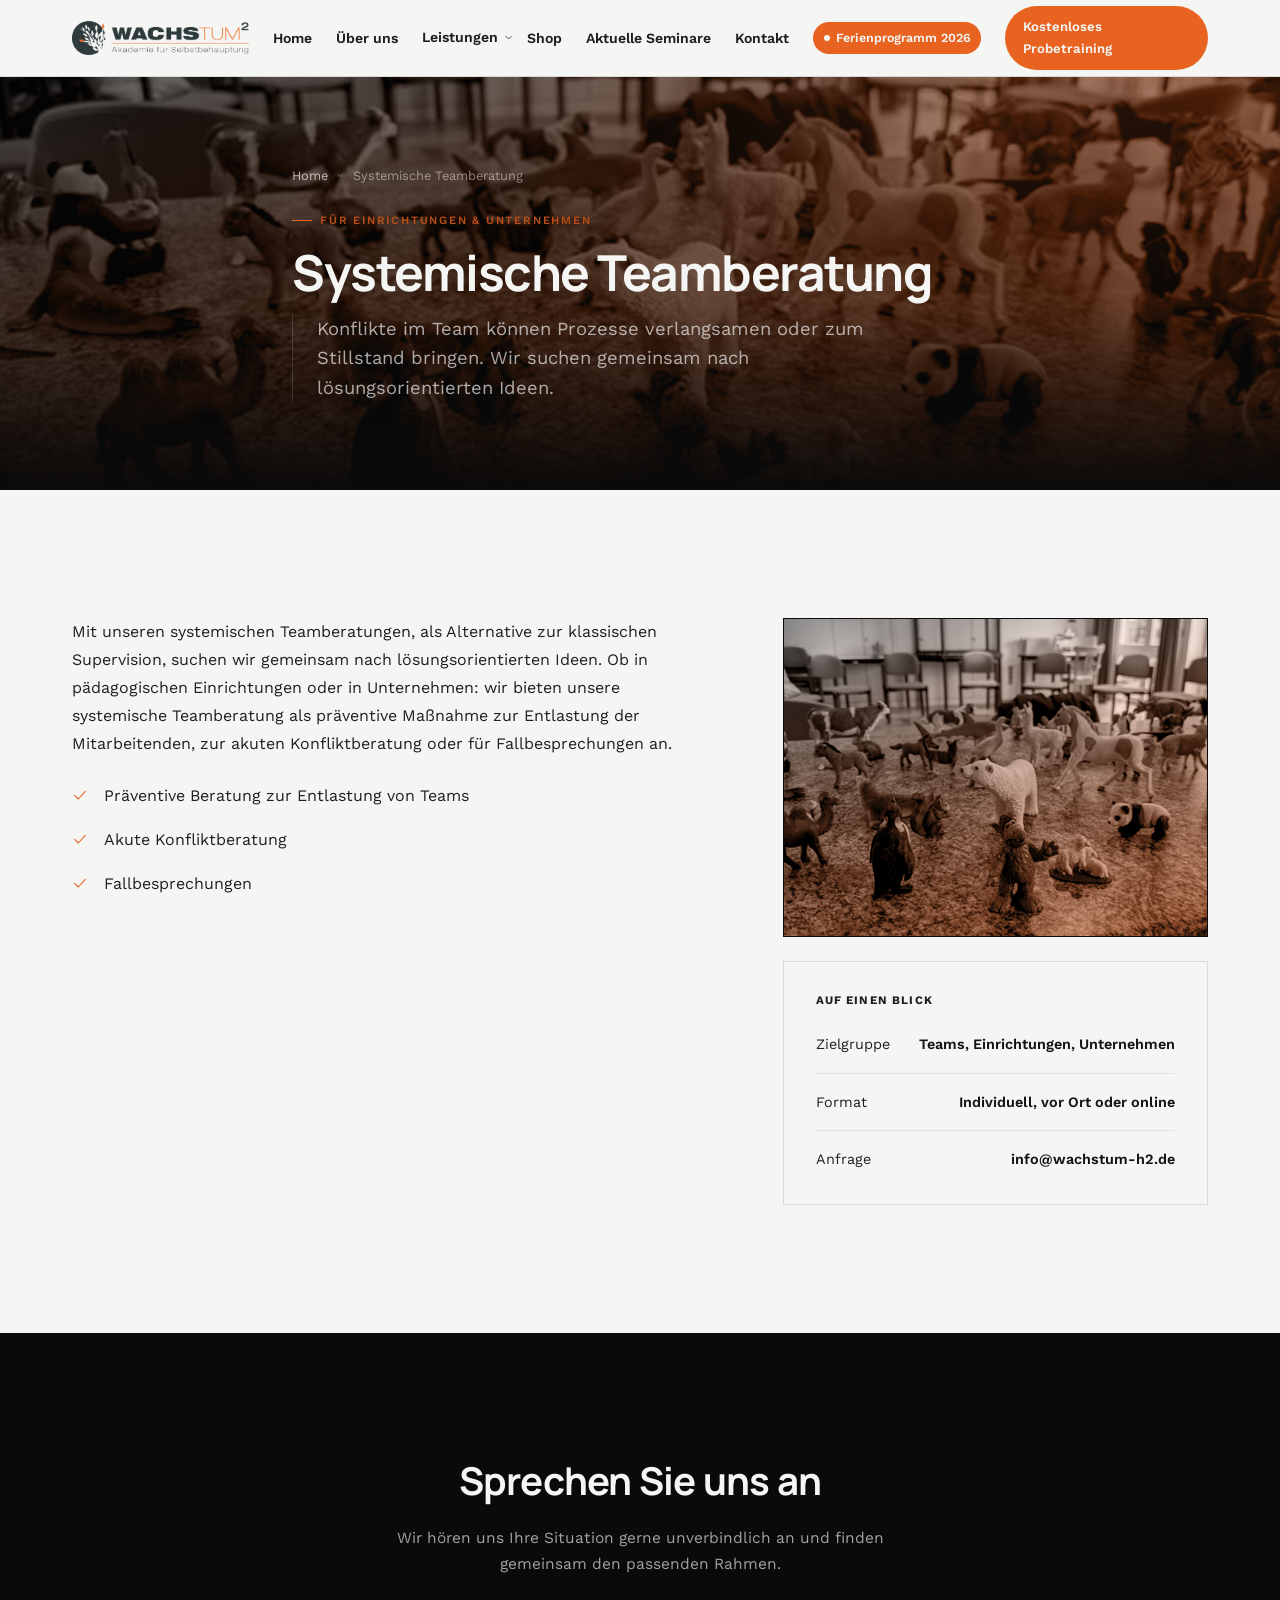
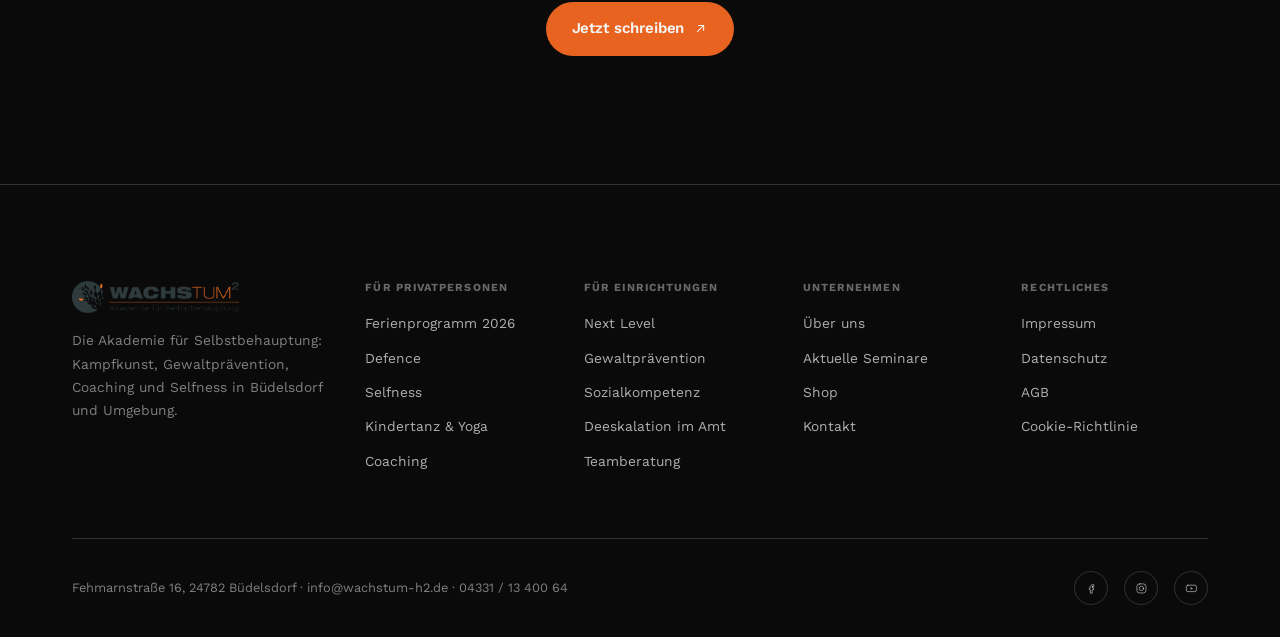
<file: teamberatung.html>
<!DOCTYPE html>
<html lang="de">
<head>
<meta charset="UTF-8">
<title>Systemische Teamberatung · Wachstum²</title>
<meta name="viewport" content="width=device-width, initial-scale=1">
<meta name="robots" content="noindex, nofollow">
<meta name="description" content="Systemische Teamberatung als Alternative zur klassischen Supervision, für pädagogische Einrichtungen und Unternehmen.">
<link rel="canonical" href="https://wachstum-hoch-zwei.de/teamberatung/">

<link rel="icon" href="favicon.ico" sizes="any">
<link rel="icon" href="favicon-32x32.png" type="image/png" sizes="32x32">
<link rel="icon" href="favicon-16x16.png" type="image/png" sizes="16x16">
<link rel="apple-touch-icon" href="apple-touch-icon.png">
<link rel="manifest" href="site.webmanifest">
<meta name="theme-color" content="#F5F5F4">

<meta property="og:type" content="website">
<meta property="og:site_name" content="Wachstum² · Akademie für Selbstbehauptung">
<meta property="og:locale" content="de_DE">
<meta property="og:title" content="Systemische Teamberatung · Wachstum²">
<meta property="og:description" content="Systemische Teamberatung als Alternative zur klassischen Supervision, für pädagogische Einrichtungen und Unternehmen.">
<meta property="og:url" content="https://wachstum-hoch-zwei.de/teamberatung/">
<meta property="og:image" content="https://wachstum-hoch-zwei.de/assets/og/og-image.jpg">
<meta property="og:image:width" content="1200">
<meta property="og:image:height" content="630">
<meta name="twitter:card" content="summary_large_image">
<meta name="twitter:title" content="Systemische Teamberatung · Wachstum²">
<meta name="twitter:description" content="Systemische Teamberatung als Alternative zur klassischen Supervision, für pädagogische Einrichtungen und Unternehmen.">
<meta name="twitter:image" content="https://wachstum-hoch-zwei.de/assets/og/og-image.jpg">

<link rel="preconnect" href="https://fonts.googleapis.com">
<link rel="preconnect" href="https://fonts.gstatic.com" crossorigin>
<link href="https://fonts.googleapis.com/css2?family=Manrope:wght@500;600;700;800&family=Work+Sans:ital,wght@0,400;0,500;0,600;0,700;1,400&display=swap" rel="stylesheet">
<link rel="stylesheet" href="css/styles.css">

<script type="application/ld+json">
{
  "@context": "https://schema.org",
  "@type": "LocalBusiness",
  "@id": "https://wachstum-hoch-zwei.de/#business",
  "name": "Wachstum² – Akademie für Selbstbehauptung",
  "image": "https://wachstum-hoch-zwei.de/assets/og/og-image.jpg",
  "logo": "https://wachstum-hoch-zwei.de/assets/logo/logo-wachstum-h2.png",
  "url": "https://wachstum-hoch-zwei.de/",
  "telephone": "+49 4331 1340064",
  "email": "info@wachstum-h2.de",
  "address": {
    "@type": "PostalAddress",
    "streetAddress": "Fehmarnstraße 16",
    "postalCode": "24782",
    "addressLocality": "Büdelsdorf",
    "addressRegion": "Schleswig-Holstein",
    "addressCountry": "DE"
  },
  "sameAs": [
    "https://www.facebook.com/profile.php?id=100090748542231",
    "https://www.instagram.com/wachstumhoch2/",
    "https://www.youtube.com/channel/UCUe3GwEOC0XnOOG2hOpWc5Q"
  ],
  "foundingDate": "2023",
  "description": "Akademie für Selbstbehauptung: Kampfkunst & Selbstverteidigung, Gewaltprävention, Coaching und Fortbildungen für Kinder, Jugendliche, Familien und Fachkräfte in Büdelsdorf und Umgebung."
}
</script>
</head>
<body>
<svg style="display:none" aria-hidden="true">
  <symbol id="i-arrow" viewBox="0 0 24 24"><path d="M7 17 17 7M9 7h8v8"/></symbol>
  <symbol id="i-check" viewBox="0 0 24 24"><path d="M4 12.5 9.5 18 20 6.5"/></symbol>
  <symbol id="i-chevron" viewBox="0 0 24 24"><path d="M6 9l6 6 6-6"/></symbol>
  <symbol id="i-menu" viewBox="0 0 24 24"><path d="M4 6h16M4 12h16M4 18h16"/></symbol>
  <symbol id="i-close" viewBox="0 0 24 24"><path d="M6 6l12 12M18 6L6 18"/></symbol>
  <symbol id="i-users" viewBox="0 0 24 24"><circle cx="9" cy="8" r="3.2"/><path d="M2.5 20c0-3.6 2.9-6 6.5-6s6.5 2.4 6.5 6"/><circle cx="17.5" cy="9" r="2.4"/><path d="M15.5 20c.2-2.9 1.9-4.9 4-5.6"/></symbol>
  <symbol id="i-calendar" viewBox="0 0 24 24"><rect x="3.5" y="5" width="17" height="15.5" rx="1.5"/><path d="M3.5 9.5h17M8 3v4M16 3v4"/></symbol>
  <symbol id="i-clock" viewBox="0 0 24 24"><circle cx="12" cy="12" r="8.5"/><path d="M12 7.5V12l3 2"/></symbol>
  <symbol id="i-pin" viewBox="0 0 24 24"><path d="M12 21s7-6.4 7-12a7 7 0 1 0-14 0c0 5.6 7 12 7 12Z"/><circle cx="12" cy="9" r="2.4"/></symbol>
  <symbol id="i-instagram" viewBox="0 0 24 24"><rect x="3.5" y="3.5" width="17" height="17" rx="5"/><circle cx="12" cy="12" r="4.2"/><circle cx="17.2" cy="6.8" r=".6" fill="currentColor" stroke="none"/></symbol>
  <symbol id="i-facebook" viewBox="0 0 24 24"><path d="M14 8.5h2.5V5H14c-2.2 0-4 1.8-4 4v2H8v3.5h2V21h3.5v-6.5H16l.5-3.5h-3V9c0-.6.4-1 1-1Z"/></symbol>
  <symbol id="i-youtube" viewBox="0 0 24 24"><rect x="2.5" y="6" width="19" height="12" rx="3"/><path d="M10.5 9.5v5l4.5-2.5-4.5-2.5Z" fill="currentColor" stroke="none"/></symbol>
</svg>

<header class="site-header">
  <div class="wrap">
    <a href="index.html" class="brand"><img src="assets/logo/logo-wachstum-h2.png" alt="Wachstum² · Akademie für Selbstbehauptung"></a>
    <nav class="site-nav" aria-label="Hauptnavigation">
      <ul>
        <li><a href="index.html">Home</a></li>
        <li><a href="index.html#ueberuns">Über uns</a></li>
        <li class="has-sub">
          <a href="#">Leistungen <svg class="icon"><use href="#i-chevron"/></svg></a>
          <div class="sub-menu">
            <div class="sub-menu-group">
              <h4>Für Einrichtungen, Schule &amp; Unternehmen</h4>
              <ul>
                <li><a href="nextlevel.html">Wh2-next Level Fortbildung</a></li>
                <li><a href="gewaltpraevention.html">Wh2-Gewaltprävention</a></li>
                <li><a href="sozialkompetenz.html">Wh2-Sozialkompetenz-Training</a></li>
                <li><a href="deeskalation-amt.html">Deeskalation im Amt</a></li>
                <li><a href="teamberatung.html">Systemische Teamberatung</a></li>
              </ul>
            </div>
            <div class="sub-menu-group">
              <h4>Für Privatpersonen</h4>
              <ul>
                <li><a href="defence.html">Wh2-defence Selbstverteidigung</a></li>
                <li><a href="selfness.html">Wh2-selfness</a></li>
                <li><a href="kindertanz-yoga.html">Wh2-Kindertanz &amp; Kinderyoga</a></li>
                <li><a href="coaching.html">Wh2-coaching &amp; Beratung</a></li>
              </ul>
            </div>
          </div>
        </li>
        <li><a href="shop.html">Shop</a></li>
        <li><a href="aktuelle-seminare.html">Aktuelle Seminare</a></li>
        <li><a href="kontakt.html">Kontakt</a></li>
        <li><a href="ferienprogramm/" class="nav-pill"><span class="dot"></span> Ferienprogramm 2026</a></li>
      </ul>
    </nav>
    <div class="header-cta">
      <a href="kontakt.html" class="btn btn-outline btn-sm">Kontakt</a>
      <a href="kontakt.html" class="btn btn-primary btn-sm" data-track="cta_header_probetraining">Kostenloses Probetraining</a>
    </div>
    <button class="nav-toggle" aria-label="Menü öffnen"><svg class="icon"><use href="#i-menu"/></svg></button>
  </div>
</header>

<div class="mobile-menu" aria-hidden="true">
  <div class="wrap">
    <div class="mobile-menu-head">
      <img src="assets/logo/logo-wachstum-h2.png" alt="Wachstum²">
      <button class="mobile-menu-close" aria-label="Menü schließen"><svg class="icon"><use href="#i-close"/></svg></button>
    </div>
    <ul>
      <li><a href="index.html">Home</a></li>
      <li><a href="index.html#ueberuns">Über uns</a></li>
      <li>
        <details class="mobile-menu-cat">
          <summary>Leistungen <svg class="icon"><use href="#i-chevron"/></svg></summary>
          <ul>
            <li><a href="nextlevel.html">Wh2-next Level Fortbildung</a></li>
            <li><a href="gewaltpraevention.html">Wh2-Gewaltprävention</a></li>
            <li><a href="sozialkompetenz.html">Wh2-Sozialkompetenz-Training</a></li>
            <li><a href="deeskalation-amt.html">Deeskalation im Amt</a></li>
            <li><a href="teamberatung.html">Systemische Teamberatung</a></li>
            <li><a href="defence.html">Wh2-defence Selbstverteidigung</a></li>
            <li><a href="selfness.html">Wh2-selfness</a></li>
            <li><a href="kindertanz-yoga.html">Wh2-Kindertanz &amp; Kinderyoga</a></li>
            <li><a href="coaching.html">Wh2-coaching &amp; Beratung</a></li>
          </ul>
        </details>
      </li>
      <li><a href="shop.html">Shop</a></li>
      <li><a href="aktuelle-seminare.html">Aktuelle Seminare</a></li>
      <li><a href="kontakt.html">Kontakt</a></li>
      <li><a href="ferienprogramm/" class="nav-pill"><span class="dot"></span> Ferienprogramm 2026</a></li>
    </ul>
    <a href="kontakt.html" class="btn btn-primary btn-block">Kostenloses Probetraining</a>
  </div>
</div>

<header class="hero hero-sub">
  <div class="photo-loop single" aria-hidden="true">
    <img src="assets/fotos/leistungen/generic-team-training.jpg" alt="">
  </div>
  <div class="wrap hero-inner">
    <div class="breadcrumb"><a href="index.html">Home</a> <svg class="icon" style="width:.7em;height:.7em"><use href="#i-chevron"/></svg> Systemische Teamberatung</div>
    <span class="eyebrow">Für Einrichtungen &amp; Unternehmen</span>
    <h1>Systemische Teamberatung</h1>
    <p class="slogan">Konflikte im Team können Prozesse verlangsamen oder zum Stillstand bringen. Wir suchen gemeinsam nach lösungsorientierten Ideen.</p>
  </div>
</header>

<main>
  <section>
    <div class="wrap content-grid">
      <div class="prose reveal">
        <p>Mit unseren systemischen Teamberatungen, als Alternative zur klassischen Supervision, suchen wir gemeinsam nach lösungsorientierten Ideen. Ob in pädagogischen Einrichtungen oder in Unternehmen: wir bieten unsere systemische Teamberatung als präventive Maßnahme zur Entlastung der Mitarbeitenden, zur akuten Konfliktberatung oder für Fallbesprechungen an.</p>
        <ul>
          <li><svg class="icon"><use href="#i-check"/></svg> Präventive Beratung zur Entlastung von Teams</li>
          <li><svg class="icon"><use href="#i-check"/></svg> Akute Konfliktberatung</li>
          <li><svg class="icon"><use href="#i-check"/></svg> Fallbesprechungen</li>
        </ul>
      </div>
      <div class="reveal" style="display:grid; gap:var(--s3);">
        <div class="photo-frame content-photo">
          <img src="assets/fotos/leistungen/generic-team-training.jpg" alt="Team-Coaching bei Wachstum²">
        </div>
        <div class="info-card">
          <h3>Auf einen Blick</h3>
          <dl>
            <div><dt>Zielgruppe</dt><dd>Teams, Einrichtungen, Unternehmen</dd></div>
            <div><dt>Format</dt><dd>Individuell, vor Ort oder online</dd></div>
            <div><dt>Anfrage</dt><dd>info@wachstum-h2.de</dd></div>
          </dl>
        </div>
      </div>
    </div>
  </section>

  <section class="cta-band">
    <div class="wrap">
      <h2>Sprechen Sie uns an</h2>
      <p>Wir hören uns Ihre Situation gerne unverbindlich an und finden gemeinsam den passenden Rahmen.</p>
      <a href="kontakt.html" class="btn btn-primary" data-track="cta_teamberatung_kontakt">Jetzt schreiben <svg class="icon"><use href="#i-arrow"/></svg></a>
    </div>
  </section>
</main>

<footer>
  <div class="wrap">
    <div class="footer-grid">
      <div class="footer-brand reveal">
        <img src="assets/logo/logo-wachstum-h2.png" alt="Wachstum²">
        <p>Die Akademie für Selbstbehauptung: Kampfkunst, Gewaltprävention, Coaching und Selfness in Büdelsdorf und Umgebung.</p>
      </div>
      <div class="footer-col reveal">
        <h4>Für Privatpersonen</h4>
        <ul>
          <li><a href="ferienprogramm/">Ferienprogramm 2026</a></li>
          <li><a href="defence.html">Defence</a></li>
          <li><a href="selfness.html">Selfness</a></li>
          <li><a href="kindertanz-yoga.html">Kindertanz &amp; Yoga</a></li>
          <li><a href="coaching.html">Coaching</a></li>
        </ul>
      </div>
      <div class="footer-col reveal">
        <h4>Für Einrichtungen</h4>
        <ul>
          <li><a href="nextlevel.html">Next Level</a></li>
          <li><a href="gewaltpraevention.html">Gewaltprävention</a></li>
          <li><a href="sozialkompetenz.html">Sozialkompetenz</a></li>
          <li><a href="deeskalation-amt.html">Deeskalation im Amt</a></li>
          <li><a href="teamberatung.html">Teamberatung</a></li>
        </ul>
      </div>
      <div class="footer-col reveal">
        <h4>Unternehmen</h4>
        <ul>
          <li><a href="index.html#ueberuns">Über uns</a></li>
          <li><a href="aktuelle-seminare.html">Aktuelle Seminare</a></li>
          <li><a href="shop.html">Shop</a></li>
          <li><a href="kontakt.html">Kontakt</a></li>
        </ul>
      </div>
      <div class="footer-col reveal">
        <h4>Rechtliches</h4>
        <ul>
          <li><a href="https://wachstum-hoch-zwei.de/impressum/" target="_blank" rel="noopener">Impressum</a></li>
          <li><a href="https://wachstum-hoch-zwei.de/datenschutz/" target="_blank" rel="noopener">Datenschutz</a></li>
          <li><a href="https://wachstum-hoch-zwei.de/agb/" target="_blank" rel="noopener">AGB</a></li>
          <li><a href="https://wachstum-hoch-zwei.de/cookie-richtlinie-eu/" target="_blank" rel="noopener">Cookie-Richtlinie</a></li>
        </ul>
      </div>
    </div>
    <div class="foot-bottom">
      <span>Fehmarnstraße 16, 24782 Büdelsdorf · info@wachstum-h2.de · 04331 / 13 400 64</span>
      <div class="foot-social-row">
        <a href="https://www.facebook.com/profile.php?id=100090748542231" class="foot-social" aria-label="Facebook" target="_blank" rel="noopener"><svg class="icon"><use href="#i-facebook"/></svg></a>
        <a href="https://www.instagram.com/wachstumhoch2/" class="foot-social" aria-label="Instagram" target="_blank" rel="noopener"><svg class="icon"><use href="#i-instagram"/></svg></a>
        <a href="https://www.youtube.com/channel/UCUe3GwEOC0XnOOG2hOpWc5Q" class="foot-social" aria-label="YouTube" target="_blank" rel="noopener"><svg class="icon"><use href="#i-youtube"/></svg></a>
      </div>
    </div>
  </div>
</footer>

<script src="js/script.js"></script>

<script type="application/ld+json">
{
  "@context": "https://schema.org",
  "@type": "BreadcrumbList",
  "itemListElement": [
    {
      "@type": "ListItem",
      "position": 1,
      "name": "Home",
      "item": "https://wachstum-hoch-zwei.de/"
    },
    {
      "@type": "ListItem",
      "position": 2,
      "name": "Systemische Teamberatung",
      "item": "https://wachstum-hoch-zwei.de/teamberatung/"
    }
  ]
}
</script>
</body>
</html>
</file>
<file: css/styles.css>
/* ============================================================
   DESIGN TOKENS — Wachstum² CI (identisch zur Ferienprogramm-Seite)
   8pt-Raster, Hairlines statt Schatten, scharfe Kanten statt Bento.
   ============================================================ */
:root{
  --ink:        #141414;
  --ink-soft:   #1F1F1F;
  --ink-deep:   #0A0A0A;
  --paper:      #F5F5F4;
  --paper-soft: #EDEDEB;
  --copper:     #E8631F;
  --copper-light:#F0854A;
  --copper-dim: #B84E17;

  --line:      rgba(20,20,20,.12);
  --line-2:    rgba(20,20,20,.08);
  --line-dark: rgba(245,245,244,.16);
  --line-dark-2: rgba(245,245,244,.1);

  --font-display:'Manrope', ui-sans-serif, system-ui, sans-serif;
  --font-body:'Work Sans', ui-sans-serif, system-ui, sans-serif;

  --s1:8px; --s2:16px; --s3:24px; --s4:32px; --s5:48px; --s6:64px; --s7:96px; --s8:128px; --s9:160px;

  --radius:2px;
  --max:1200px;
  --ease:cubic-bezier(.16,1,.3,1);
}

*,*::before,*::after{box-sizing:border-box;}
html{scroll-behavior:smooth;}
@media (prefers-reduced-motion:reduce){ html{scroll-behavior:auto;} *{animation-duration:.001ms !important; animation-iteration-count:1 !important; transition-duration:.001ms !important;} }

body{
  margin:0;
  background:var(--paper);
  color:var(--ink);
  font-family:var(--font-body);
  font-size:15.5px;
  line-height:1.7;
  -webkit-font-smoothing:antialiased;
  -moz-osx-font-smoothing:grayscale;
}
img,svg{display:block; max-width:100%;}
a{color:inherit; text-decoration:none;}
button{font:inherit; cursor:pointer; background:none; border:0;}

h1,h2,h3,h4{
  font-weight:700;
  line-height:1.05;
  text-wrap:balance;
  margin:0;
  letter-spacing:-.01em;
}
h1,h2{ font-family:var(--font-display); letter-spacing:-.02em; }
h3,h4{ font-family:var(--font-body); font-weight:700; letter-spacing:-.01em; line-height:1.2; }
p{margin:0;}

.wrap{max-width:var(--max); margin-inline:auto; padding-inline:var(--s4);}
@media (max-width:640px){ .wrap{padding-inline:var(--s3);} }

.icon{ width:1em; height:1em; stroke:currentColor; stroke-width:1.6; fill:none; stroke-linecap:round; stroke-linejoin:round; flex:none; vertical-align:-.15em; }
.icon-lg{ width:1.4em; height:1.4em; }

.eyebrow{
  display:flex; align-items:center; gap:var(--s1);
  font-family:var(--font-body);
  font-size:.7rem;
  font-weight:600;
  letter-spacing:.16em;
  text-transform:uppercase;
  color:var(--copper-dim);
}
.eyebrow::before{ content:""; width:20px; height:1px; background:var(--copper); flex:none; }
.on-dark .eyebrow{ color:var(--copper-light); }

/* ---------- Buttons ---------- */
.btn{
  display:inline-flex; align-items:center; gap:.6em;
  padding:.9em 1.6em;
  border-radius:999px;
  border:1px solid transparent;
  font-weight:600;
  font-size:.94rem;
  letter-spacing:-.005em;
  transition:transform .3s var(--ease), background .2s ease, border-color .2s ease, color .2s ease;
}
.btn:focus-visible{ outline:2px solid var(--copper-light); outline-offset:3px; }
.btn .icon{ transition:transform .25s var(--ease); }
.btn:hover .icon{ transform:translate(3px,-3px); }
.btn-primary{ background:var(--copper); color:var(--paper); }
.btn-primary:hover{ background:var(--copper-dim); }
.btn-ghost{ background:transparent; border-color:var(--line-dark); color:var(--paper); }
.btn-ghost:hover{ border-color:var(--paper); }
.btn-outline{ background:transparent; border-color:var(--ink); color:var(--ink); }
.btn-outline:hover{ background:var(--ink); color:var(--paper); }
.btn-block{ width:100%; justify-content:center; }
.btn-sm{ padding:.6em 1.1em; font-size:.82rem; }

/* ============================================================
   HEADER / NAVIGATION — auf jeder Seite gleich
   ============================================================ */
.site-header{
  position:sticky; top:0; z-index:50;
  background:rgba(245,245,244,.92);
  backdrop-filter:blur(10px);
  border-bottom:1px solid var(--line);
}
.site-header .wrap{ display:flex; align-items:center; justify-content:space-between; gap:var(--s3); height:76px; }
.site-header .brand{ flex:none; }
.site-header .brand img{ height:34px; width:auto; max-width:none; }
.site-nav{ display:flex; align-items:center; gap:var(--s4); }
.site-nav > ul{ display:flex; align-items:center; gap:var(--s3); list-style:none; margin:0; padding:0; }
.site-nav > ul > li{ position:relative; }
.site-nav a{ font-size:.88rem; font-weight:600; color:var(--ink-soft); transition:color .2s ease; white-space:nowrap; }
.site-nav a:hover{ color:var(--copper); }
.nav-pill{
  display:inline-flex !important; align-items:center; gap:6px;
  background:var(--copper); color:var(--paper) !important;
  padding:.4em .85em; border-radius:999px; font-size:.78rem !important;
  transition:background .2s ease, transform .2s ease;
}
.nav-pill:hover{ background:var(--copper-dim); color:var(--paper) !important; transform:translateY(-1px); }
.nav-pill .dot{ width:6px; height:6px; border-radius:50%; background:var(--paper); flex:none; animation:pillPulse 1.8s ease-in-out infinite; }
@keyframes pillPulse{ 0%,100%{ opacity:1; } 50%{ opacity:.35; } }
.mobile-menu .nav-pill{ background:var(--copper); border-radius:999px; padding:.7em 1.2em !important; font-size:1rem !important; margin:var(--s2) 0; justify-content:center; }
.mobile-menu > .wrap > ul > li:has(.nav-pill){ border-top:0; }
.site-nav .has-sub > a{ display:flex; align-items:center; gap:5px; }
.site-nav .has-sub > a .icon{ width:.8em; height:.8em; transition:transform .2s ease; }
.site-nav .has-sub:hover > a .icon{ transform:rotate(180deg); }

.sub-menu{
  position:absolute; top:100%; left:50%; transform:translateX(-50%) translateY(6px);
  display:grid; grid-template-columns:1fr 1fr; gap:var(--s4);
  background:#fff; border:1px solid var(--line); box-shadow:0 24px 48px -20px rgba(20,20,20,.18);
  padding:var(--s4); width:560px;
  opacity:0; visibility:hidden; pointer-events:none;
  transition:opacity .2s ease, transform .2s ease, visibility .2s;
}
.site-nav .has-sub:hover .sub-menu{ opacity:1; visibility:visible; pointer-events:auto; transform:translateX(-50%) translateY(0); }
.sub-menu-group h4{ font-size:.68rem; text-transform:uppercase; letter-spacing:.1em; color:var(--ink-soft); margin-bottom:var(--s2); font-family:var(--font-body); font-weight:700; }
.sub-menu-group ul{ list-style:none; margin:0; padding:0; display:grid; gap:var(--s1); }
.sub-menu-group a{ display:block; padding:6px 0; font-weight:500; color:var(--ink); }
.sub-menu-group a:hover{ color:var(--copper); }

.header-cta{ display:flex; align-items:center; gap:var(--s3); }
.header-cta .btn{ font-size:.82rem; padding:.7em 1.3em; }

.nav-toggle{ display:none; width:40px; height:40px; align-items:center; justify-content:center; }
.nav-toggle .icon{ width:1.4em; height:1.4em; }

@media (max-width:1300px){
  .header-cta .btn-outline{ display:none; }
}
@media (max-width:1150px){
  .site-nav{ display:none; }
  .nav-toggle{ display:flex; }
  .header-cta{ display:none; }
}

/* Mobile-Menü */
.mobile-menu{
  position:fixed; inset:0; z-index:60; background:var(--ink-deep); color:var(--paper);
  width:100%; max-width:100vw;
  padding:var(--s4); transform:translateX(100%); transition:transform .35s var(--ease);
  overflow-y:auto; overflow-x:hidden;
}
.mobile-menu.open{ transform:translateX(0); }
.mobile-menu-head{ display:flex; justify-content:space-between; align-items:center; margin-bottom:var(--s5); }
.mobile-menu-head img{ height:30px; }
.mobile-menu ul{ list-style:none; margin:0; padding:0; display:grid; gap:0; }
.mobile-menu > .wrap > ul > li{ border-top:1px solid var(--line-dark); }
.mobile-menu > .wrap > ul > li:last-child{ border-bottom:1px solid var(--line-dark); }
.mobile-menu > .wrap > ul > li > a, .mobile-menu-cat > summary{ padding:var(--s3) 0; font-size:1.1rem; font-weight:700; font-family:var(--font-display); display:flex; align-items:center; justify-content:space-between; }
.mobile-menu-cat[open] summary .icon{ transform:rotate(45deg); }
.mobile-menu-cat summary{ cursor:pointer; list-style:none; }
.mobile-menu-cat summary::-webkit-details-marker{ display:none; }
.mobile-menu-cat ul{ padding-bottom:var(--s2); }
.mobile-menu-cat li a{ padding:var(--s1) 0; font-size:.94rem; font-weight:500; color:rgba(245,245,244,.7); }
.mobile-menu .btn{ margin-top:var(--s4); }

/* ============================================================
   SECTION SCAFFOLD
   ============================================================ */
section{ padding:var(--s8) 0; }
@media (max-width:640px){ section{ padding:var(--s6) 0; } }
.section-head{ display:grid; gap:var(--s2); max-width:640px; margin-bottom:var(--s5); }
.section-head h2{ font-size:clamp(1.7rem,6.5vw,3.1rem); letter-spacing:-.02em; }
.section-head p{ color:var(--ink-soft); font-size:1rem; max-width:52ch; }
.section-head.on-dark p{ color:rgba(245,245,244,.62); }
.divider{ height:1px; background:var(--line); border:0; margin:0; }
.on-dark{ color:var(--paper); }

/* ---------- Reveal (identisch zur Ferienprogramm-Seite, pro Element gestaffelt) ---------- */
.reveal{ opacity:0; transform:translateY(18px); transition:opacity .6s var(--ease), transform .6s var(--ease); }
.reveal.in{ opacity:1; transform:none; }

/* ============================================================
   HERO — für Startseite und Unterseiten
   ============================================================ */
.hero{
  position:relative;
  background:var(--ink-deep);
  color:var(--paper);
  padding:clamp(72px,10vw,120px) 0;
  overflow:clip;
}
.hero::before{
  content:"";
  position:absolute; inset:0; z-index:1;
  background:radial-gradient(1000px 500px at 85% -10%, rgba(232,99,31,.18), transparent 65%);
}
.hero-inner{ position:relative; z-index:2; display:grid; gap:var(--s3); max-width:700px; }
.hero h1{ font-size:clamp(2.4rem, 6vw, 4rem); letter-spacing:-.03em; }
.hero h1 .accent{ display:block; color:var(--copper-light); font-weight:700; }
.hero .slogan{
  font-size:clamp(1rem,1.6vw,1.15rem);
  color:rgba(245,245,244,.68);
  max-width:52ch; line-height:1.6;
  padding-left:var(--s3); border-left:1px solid var(--line-dark);
}
.hero-ctas{ display:flex; flex-wrap:wrap; gap:var(--s2); margin-top:var(--s1); }

/* Kompakter Hero für Unterseiten (Leistungen) */
.hero-sub{ padding:clamp(56px,8vw,88px) 0; }
.hero-sub .hero-inner{ max-width:760px; gap:var(--s2); }
.hero-sub h1{ font-size:clamp(2rem,5vw,3.1rem); }
.breadcrumb{ display:flex; align-items:center; gap:8px; font-size:.8rem; color:rgba(245,245,244,.5); margin-bottom:var(--s1); }
.breadcrumb a{ color:rgba(245,245,244,.7); }
.breadcrumb a:hover{ color:var(--copper-light); }

/* ============================================================
   FOTO-LOOP — wiederverwendbare Duoton-Bildschicht (gleiche Optik wie
   der Hero der Ferienprogramm-Seite), für Leistungsseiten-Heros,
   das Ferienprogramm-Banner und Foto-Kacheln auf der Startseite.
   ============================================================ */
@keyframes photoLoop{
  0%   { opacity:1; transform:scale(1.02); }
  25%  { opacity:1; }
  31%  { opacity:0; }
  100% { opacity:0; transform:scale(1.12); }
}
@keyframes kenBurns{ 0%{ transform:scale(1); } 100%{ transform:scale(1.08); } }

.photo-loop{ position:absolute; inset:0; z-index:0; }
.photo-loop img{
  position:absolute; inset:0; width:100%; height:100%; object-fit:cover;
  opacity:0; transform:scale(1.02);
  filter:grayscale(1) contrast(1.15) brightness(.8);
  animation:photoLoop 32s infinite;
}
.photo-loop img:nth-child(1){ animation-delay:0s; }
.photo-loop img:nth-child(2){ animation-delay:-8s; }
.photo-loop img:nth-child(3){ animation-delay:-16s; }
.photo-loop img:nth-child(4){ animation-delay:-24s; }
.photo-loop.two img{ animation-duration:16s; }
.photo-loop.two img:nth-child(2){ animation-delay:-8s; }
.photo-loop.single img{ opacity:1; animation:kenBurns 26s ease-in-out infinite alternate; filter:grayscale(1) contrast(1.15) brightness(.78); }
.photo-loop::after{
  content:""; position:absolute; inset:0;
  background:linear-gradient(165deg, var(--ink-deep) 0%, var(--copper-dim) 100%);
  mix-blend-mode:color;
}
.photo-loop::before{
  content:""; position:absolute; inset:0; z-index:1;
  background:linear-gradient(180deg, rgba(10,10,10,.35) 0%, rgba(10,10,10,.5) 55%, var(--ink-deep) 100%);
}
@media (prefers-reduced-motion:reduce){
  .photo-loop img{ animation:none !important; opacity:0; transform:none; }
  .photo-loop img:first-child{ opacity:1; }
  .photo-loop.single img{ opacity:1; }
}

/* Statisches Duoton-Foto (Inhaltsbilder, Karten-Thumbnails) */
.photo-frame{ position:relative; overflow:hidden; background:var(--ink-deep); }
.photo-frame img{
  display:block; width:100%; height:100%; object-fit:cover;
  filter:grayscale(1) contrast(1.1) brightness(.92);
  transition:transform .7s var(--ease);
}
.photo-frame::after{
  content:""; position:absolute; inset:0;
  background:linear-gradient(165deg, var(--ink-deep) 0%, var(--copper-dim) 100%);
  mix-blend-mode:color; opacity:.6;
}
.content-photo{ aspect-ratio:4/3; border:1px solid var(--line); }
a:hover .photo-frame img, .service-card:hover .photo-frame img{ transform:scale(1.07); }

/* ============================================================
   FERIENPROGRAMM-BANNER — eigener Funnel, prominent auf der Startseite
   und im Footer verlinkt, bewusst anders gestaltet als die
   Leistungsseiten-Kacheln, damit klar ist: das ist eine separate Seite.
   ============================================================ */
.ferien-banner{
  position:relative; overflow:clip;
  background:var(--ink-deep); color:var(--paper);
  border:1px solid var(--line);
}
.ferien-banner .photo-loop{ z-index:0; }
.ferien-banner-inner{
  position:relative; z-index:2;
  padding:var(--s7) var(--s4);
  display:grid; gap:var(--s3); max-width:600px;
}
.ferien-banner-tag{
  display:inline-flex; align-items:center; gap:8px; align-self:start;
  border:1px solid var(--line-dark); border-radius:999px; padding:.45em 1.1em;
  font-size:.7rem; font-weight:700; letter-spacing:.1em; text-transform:uppercase;
  color:rgba(245,245,244,.8);
}
.ferien-banner-tag::before{ content:""; width:6px; height:6px; border-radius:50%; background:var(--copper-light); flex:none; }
.ferien-banner h2{ font-size:clamp(1.8rem,4.6vw,2.7rem); color:var(--paper); }
.ferien-banner p.lead{ color:rgba(245,245,244,.72); max-width:46ch; font-size:1rem; }
.ferien-banner-ctas{ display:flex; flex-wrap:wrap; gap:var(--s2); margin-top:var(--s1); align-items:center; }
.ferien-banner-note{ font-size:.78rem; color:rgba(245,245,244,.5); }

/* ============================================================
   SERVICE-KACHELN — Foto-Karten für die Startseiten-Navigation
   (ersetzt reine Text-Links, damit Unterseiten besser sichtbar sind)
   ============================================================ */
.service-cards{ display:grid; grid-template-columns:repeat(3,1fr); gap:1px; background:var(--line); border:1px solid var(--line); }
.service-cards > *{ min-width:0; }
@media (max-width:900px){ .service-cards{ grid-template-columns:repeat(2,1fr); } }
@media (max-width:560px){ .service-cards{ grid-template-columns:1fr; } }
.service-card{ background:var(--paper); display:grid; grid-template-rows:auto 1fr; transition:background .2s ease; }
.service-card:hover{ background:#fff; }
.service-card .photo-frame{ aspect-ratio:4/3; }
.service-card-body{ padding:var(--s3); display:grid; gap:6px; align-content:start; }
.service-card h4{ font-size:.96rem; display:flex; align-items:center; justify-content:space-between; gap:var(--s2); }
.service-card h4 .icon{ opacity:.4; transition:transform .2s ease, opacity .2s ease; flex:none; }
.service-card:hover h4 .icon{ opacity:1; transform:translate(3px,-3px); }
.service-card p{ font-size:.82rem; color:var(--ink-soft); }
.audience-toggle-label{ font-size:.72rem; text-transform:uppercase; letter-spacing:.1em; color:var(--copper-dim); font-weight:700; margin-bottom:var(--s2); display:block; }

/* ============================================================
   CONTENT BLOCKS — für Fließtext auf Leistungsseiten
   ============================================================ */
.prose{ display:grid; gap:var(--s3); max-width:70ch; font-size:1rem; color:var(--ink-soft); line-height:1.75; }
.prose strong{ color:var(--ink); font-weight:700; }
.prose ul{ list-style:none; margin:0; padding:0; display:grid; gap:var(--s2); }
.prose ul li{ display:flex; align-items:flex-start; gap:var(--s2); }
.prose ul li .icon{ color:var(--copper); margin-top:.3em; flex:none; }

.content-grid{ display:grid; grid-template-columns:1.3fr .9fr; gap:var(--s7); align-items:start; }
.content-grid > *{ min-width:0; }
@media (max-width:900px){ .content-grid{ grid-template-columns:1fr; gap:var(--s5); } }

.content-grid-2{ display:grid; grid-template-columns:1fr 1fr; gap:var(--s4); align-items:start; }
.content-grid-2 > *{ min-width:0; }
@media (max-width:700px){ .content-grid-2{ grid-template-columns:1fr; } }

.content-grid-3{ display:grid; grid-template-columns:1fr 1fr 1fr; gap:var(--s3); align-items:start; }
.content-grid-3 > *{ min-width:0; }
@media (max-width:900px){ .content-grid-3{ grid-template-columns:1fr; } }

.info-card{ border:1px solid var(--line); padding:var(--s4); display:grid; gap:var(--s3); }
.info-card h3{ font-size:.72rem; text-transform:uppercase; letter-spacing:.1em; color:var(--ink-soft); }
.info-card dl{ display:grid; gap:var(--s2); margin:0; }
.info-card dl > div{ display:flex; justify-content:space-between; gap:var(--s2); padding-top:var(--s2); border-top:1px solid var(--line-2); font-size:.9rem; }
.info-card dl > div:first-child{ border-top:0; padding-top:0; }
.info-card dt{ color:var(--ink-soft); }
.info-card dd{ margin:0; font-weight:600; text-align:right; }

/* ---------- Testimonial-Zitat (aus echten Kundenstimmen) ---------- */
.quote-card{
  border:1px solid var(--line); border-left:3px solid var(--copper);
  padding:var(--s4); display:grid; gap:var(--s2);
  background:var(--paper-soft);
}
.quote-card p{ font-family:var(--font-display); font-weight:500; font-size:1.05rem; line-height:1.5; color:var(--ink); }
.quote-card cite{ font-style:normal; font-size:.82rem; color:var(--ink-soft); }

/* ============================================================
   TEAM — Über-uns-Sektion
   ============================================================ */
.team-grid{ display:grid; grid-template-columns:repeat(3,1fr); gap:1px; background:var(--line); border:1px solid var(--line); }
.team-grid > *{ min-width:0; }
@media (max-width:900px){ .team-grid{ grid-template-columns:repeat(2,1fr); } }
@media (max-width:600px){ .team-grid{ grid-template-columns:1fr; } }
.team-card{ background:var(--paper); padding:var(--s4); display:grid; gap:var(--s2); }
.team-card h3{ font-size:1.02rem; }
.team-card .role{ font-size:.78rem; color:var(--copper-dim); font-weight:600; text-transform:uppercase; letter-spacing:.04em; }
.team-card ul{ list-style:none; margin:0; padding:0; display:grid; gap:4px; font-size:.82rem; color:var(--ink-soft); }
.team-card ul li{ padding-left:1em; position:relative; }
.team-card ul li::before{ content:"–"; position:absolute; left:0; color:var(--copper); }

/* ============================================================
   KACHEL-LINKS (Geschäftskunden / Privatkunden Übersicht)
   ============================================================ */
.audience-split{ display:grid; grid-template-columns:1fr 1fr; gap:1px; background:var(--line); border:1px solid var(--line); }
.audience-split > *{ min-width:0; }
@media (max-width:820px){ .audience-split{ grid-template-columns:1fr; } }
.audience-col{ background:var(--paper); padding:var(--s5) var(--s4); display:grid; gap:var(--s3); align-content:start; }
.audience-col h3{ font-size:1.3rem; }
.audience-col > p{ color:var(--ink-soft); font-size:.94rem; }
.audience-links{ list-style:none; margin:0; padding:0; display:grid; }
.audience-links li{ border-top:1px solid var(--line); }
.audience-links li:last-child{ border-bottom:1px solid var(--line); }
.audience-links a{ display:flex; align-items:center; justify-content:space-between; padding:var(--s2) 2px; font-weight:600; font-size:.94rem; transition:color .2s ease, gap .2s ease; gap:var(--s2); }
.audience-links a:hover{ color:var(--copper); gap:calc(var(--s2) + 6px); }
.audience-links a .icon{ flex:none; opacity:.5; }
.audience-links a:hover .icon{ opacity:1; }

/* ============================================================
   NETZWERK-LISTE (Über uns)
   ============================================================ */
.tag-list{ display:flex; flex-wrap:wrap; gap:var(--s2); }
.tag-list span{ border:1px solid var(--line); padding:.5em 1em; font-size:.84rem; font-weight:600; color:var(--ink-soft); }

/* ============================================================
   CTA-BAND (vor dem Footer, Kontakt-Aufforderung)
   ============================================================ */
.cta-band{ background:var(--ink-deep); color:var(--paper); text-align:center; }
.cta-band .wrap{ display:grid; gap:var(--s3); justify-items:center; max-width:640px; }
.cta-band h2{ font-size:clamp(1.6rem,4.5vw,2.4rem); }
.cta-band p{ color:rgba(245,245,244,.65); }

/* ============================================================
   FOOTER — identisch zur Ferienprogramm-Seite, um weitere Rubriken erweitert
   ============================================================ */
footer{ background:var(--ink-deep); color:rgba(245,245,244,.5); padding-top:var(--s7); border-top:1px solid var(--line-dark); }
.footer-grid{ display:grid; grid-template-columns:1.4fr repeat(4,1fr); gap:var(--s4); padding-bottom:var(--s6); }
@media (max-width:900px){ .footer-grid{ grid-template-columns:1fr 1fr; gap:var(--s5); } }
@media (max-width:560px){ .footer-grid{ grid-template-columns:1fr; } }
.footer-brand img{ height:32px; margin-bottom:var(--s2); }
.footer-brand p{ font-size:.86rem; max-width:32ch; }
.footer-col h4{ font-size:.68rem; text-transform:uppercase; letter-spacing:.1em; color:rgba(245,245,244,.4); margin-bottom:var(--s2); font-family:var(--font-body); font-weight:700; }
.footer-col ul{ list-style:none; margin:0; padding:0; display:grid; gap:var(--s1); }
.footer-col a{ font-size:.86rem; color:rgba(245,245,244,.7); transition:color .2s ease; }
.footer-col a:hover{ color:var(--paper); }
footer .foot-bottom{ display:flex; flex-wrap:wrap; justify-content:space-between; align-items:center; gap:var(--s3); padding:var(--s4) 0; border-top:1px solid var(--line-dark); font-size:.8rem; }
footer .foot-social{ display:inline-flex; align-items:center; justify-content:center; width:34px; height:34px; border:1px solid var(--line-dark); border-radius:999px; color:rgba(245,245,244,.6); transition:border-color .2s ease, color .2s ease; }
footer .foot-social:hover{ border-color:var(--copper-light); color:var(--copper-light); }
.foot-social-row{ display:flex; gap:var(--s2); }

/* ============================================================
   SHOP — Produktraster (Optik, keine Kauf-Funktion in Stufe 1)
   ============================================================ */
.shop-grid{ display:grid; grid-template-columns:repeat(4,1fr); gap:var(--s3); }
@media (max-width:980px){ .shop-grid{ grid-template-columns:repeat(3,1fr); } }
@media (max-width:700px){ .shop-grid{ grid-template-columns:repeat(2,1fr); } }
@media (max-width:440px){ .shop-grid{ grid-template-columns:1fr; } }
.shop-grid > *{ min-width:0; }
.product-card{ border:1px solid var(--line); background:#fff; display:grid; }
.product-card img{ aspect-ratio:1/1; object-fit:cover; width:100%; border-bottom:1px solid var(--line); }
.product-card .product-body{ padding:var(--s3); display:grid; gap:6px; }
.product-card h3{ font-size:.9rem; letter-spacing:-.005em; }
.product-card .price{ font-family:var(--font-body); font-variant-numeric:tabular-nums; font-weight:600; color:var(--copper); font-size:.92rem; }
.shop-note{ border:1px solid var(--line); background:var(--paper-soft); padding:var(--s3) var(--s4); font-size:.86rem; color:var(--ink-soft); display:flex; align-items:flex-start; gap:var(--s2); }
.shop-note .icon{ color:var(--copper); flex:none; margin-top:.2em; }

/* ============================================================
   TRAININGSPLAN — wöchentlicher Stundenplan
   ============================================================ */
.schedule-grid{ display:grid; gap:var(--s4); }
.schedule-day h3{ font-size:1rem; padding-bottom:var(--s2); border-bottom:1px solid var(--line); margin-bottom:var(--s2); }
.schedule-list{ list-style:none; margin:0; padding:0; display:grid; gap:0; }
.schedule-list li{ display:grid; grid-template-columns:1fr auto; gap:var(--s2); padding:var(--s2) 0; border-top:1px solid var(--line-2); align-items:baseline; }
.schedule-list li:first-child{ border-top:0; }
.schedule-list .what{ font-weight:600; font-size:.9rem; }
.schedule-list .where{ font-size:.78rem; color:var(--ink-soft); display:block; }
.schedule-list .when{ font-family:var(--font-body); font-variant-numeric:tabular-nums; font-size:.84rem; color:var(--copper-dim); font-weight:600; white-space:nowrap; text-align:right; }
.schedule-tag{ display:inline-block; font-size:.62rem; text-transform:uppercase; letter-spacing:.06em; background:var(--copper); color:#fff; padding:1px 6px; border-radius:3px; margin-left:6px; vertical-align:2px; }

/* ---------- Seminar-Karten (Fortbildungen mit Termin) ---------- */
.seminar-list{ display:grid; gap:1px; background:var(--line); border:1px solid var(--line); }
.seminar-item{ background:var(--paper); padding:var(--s4); display:grid; grid-template-columns:1fr auto; gap:var(--s3); align-items:center; }
@media (max-width:600px){ .seminar-item{ grid-template-columns:1fr; } }
.seminar-item h3{ font-size:1.02rem; margin-bottom:4px; }
.seminar-item p{ font-size:.86rem; color:var(--ink-soft); }
.seminar-item .date-badge{ font-family:var(--font-body); font-variant-numeric:tabular-nums; font-size:.8rem; font-weight:600; color:var(--copper-dim); border:1px solid var(--line); padding:.5em 1em; white-space:nowrap; }

/* ============================================================
   KONTAKTSEITE
   ============================================================ */
.contact-grid{ display:grid; grid-template-columns:.9fr 1.1fr; gap:var(--s7); align-items:start; }
.contact-grid > *{ min-width:0; }
@media (max-width:900px){ .contact-grid{ grid-template-columns:1fr; gap:var(--s5); } }
.contact-info{ display:grid; gap:var(--s4); }
.contact-info-item{ display:flex; gap:var(--s3); align-items:flex-start; }
.contact-info-item .icon{ color:var(--copper); flex:none; margin-top:.15em; width:1.3em; height:1.3em; }
.contact-info-item h3{ font-size:.72rem; text-transform:uppercase; letter-spacing:.08em; color:var(--ink-soft); margin-bottom:4px; }
.contact-info-item p, .contact-info-item a{ font-size:.96rem; color:var(--ink); }
.field-group{ display:grid; gap:6px; }
.field-group label{ font-size:.78rem; font-weight:600; color:var(--ink-soft); }
.field-input{
  width:100%; border:1px solid var(--line); background:#fff; padding:.85em 1em; font:inherit; font-size:.94rem;
  color:var(--ink); transition:border-color .2s ease;
}
.field-input:focus{ outline:none; border-color:var(--copper); }
textarea.field-input{ resize:vertical; min-height:120px; }
.field-row{ display:grid; grid-template-columns:1fr 1fr; gap:var(--s3); }
.field-row > *{ min-width:0; }
@media (max-width:520px){ .field-row{ grid-template-columns:1fr; } }
.form-note{ font-size:.8rem; color:var(--ink-soft); margin-top:var(--s2); }
</file>
